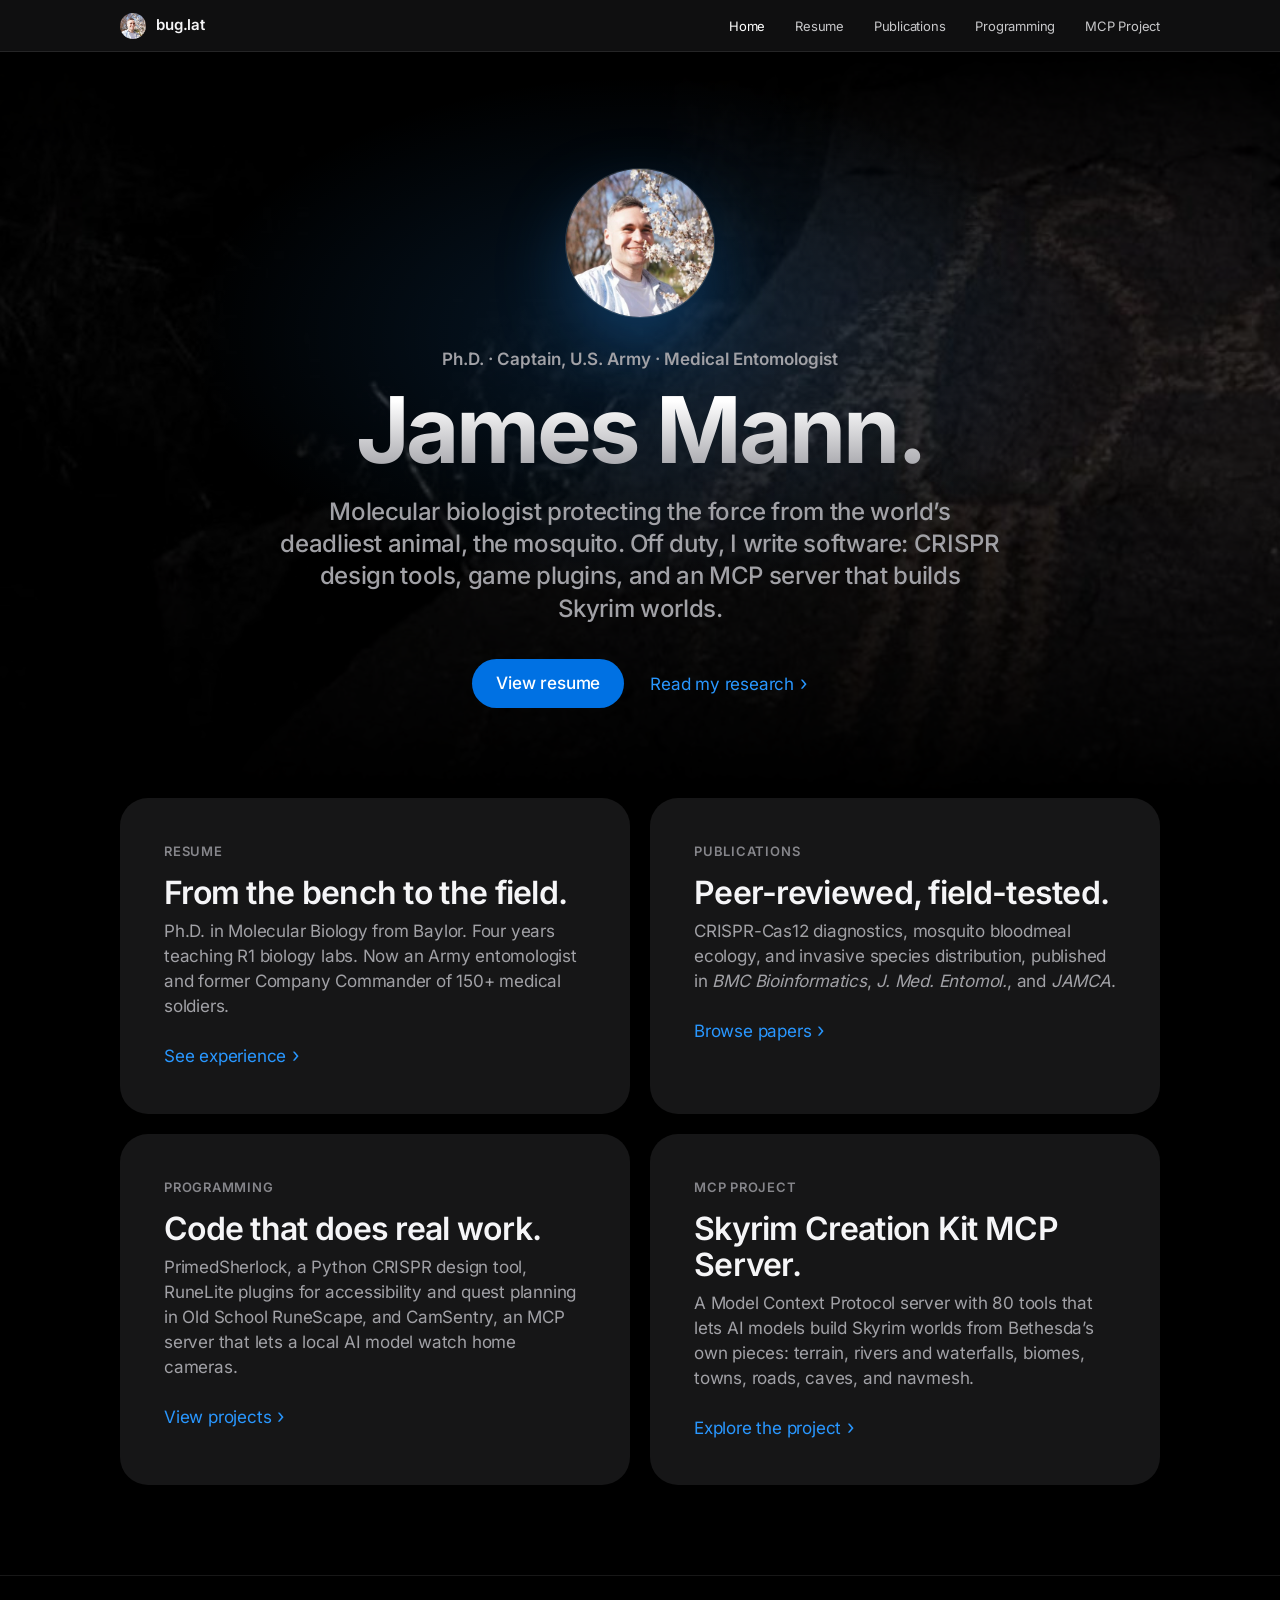
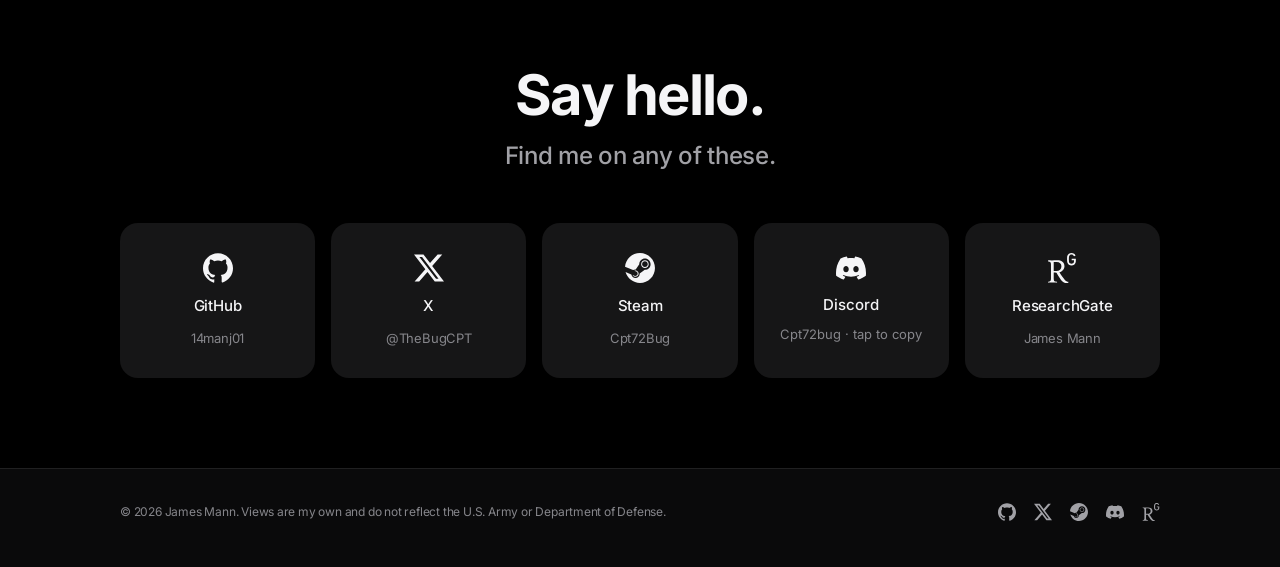
<file: index.html>
<!doctype html>
<html lang="en">
<head>
  <meta charset="utf-8">
  <meta name="viewport" content="width=device-width, initial-scale=1">
  <title>James Mann, Ph.D. — Medical Entomologist, Molecular Biologist &amp; Programmer</title>
  <meta name="description" content="James G. Mann, Ph.D. (Baylor University) is a U.S. Army medical entomologist, molecular biologist, and programmer. Resume, peer-reviewed publications, and software projects including PrimedSherlock.">
  <meta name="theme-color" content="#000000">
  <meta name="color-scheme" content="dark">
  <link rel="canonical" href="https://bug.lat/">
  <meta property="og:type" content="profile">
  <meta property="profile:first_name" content="James">
  <meta property="profile:last_name" content="Mann">
  <meta property="og:title" content="James Mann, Ph.D.">
  <meta property="og:description" content="Molecular biologist, U.S. Army medical entomologist, and programmer.">
  <meta property="og:url" content="https://bug.lat/">
  <meta property="og:image" content="https://bug.lat/assets/img/og-card.jpg">
  <meta property="og:image:width" content="1200">
  <meta property="og:image:height" content="630">
  <meta property="og:image:alt" content="James Mann, Ph.D. — Medical Entomologist, Molecular Biologist, Programmer">
  <link rel="icon" type="image/png" href="assets/img/favicon.png">
  <link rel="apple-touch-icon" href="assets/img/apple-touch-icon.png">
  <link rel="stylesheet" href="assets/css/style.css?v=20261031">
  <script>document.documentElement.classList.add("js")</script>
  <meta name="author" content="James G. Mann">
  <meta name="robots" content="index, follow, max-image-preview:large, max-snippet:-1">
  <meta property="og:site_name" content="James Mann, Ph.D.">
  <meta property="og:locale" content="en_US">
  <meta name="twitter:card" content="summary_large_image">
  <meta name="twitter:site" content="@TheBugCPT">
  <meta name="twitter:creator" content="@TheBugCPT">
  <script type="application/ld+json">
  {
    "@context": "https://schema.org",
    "@graph": [
      {
        "@type": "WebSite",
        "@id": "https://bug.lat/#website",
        "url": "https://bug.lat/",
        "name": "James Mann, Ph.D.",
        "alternateName": ["bug.lat", "James G. Mann"],
        "inLanguage": "en-US",
        "publisher": { "@id": "https://bug.lat/#person" }
      },
      {
        "@type": "ProfilePage",
        "@id": "https://bug.lat/#webpage",
        "url": "https://bug.lat/",
        "name": "James Mann, Ph.D. — Medical Entomologist, Molecular Biologist & Programmer",
        "isPartOf": { "@id": "https://bug.lat/#website" },
        "mainEntity": { "@id": "https://bug.lat/#person" },
        "primaryImageOfPage": "https://bug.lat/assets/img/avatar.jpg"
      },
      {
        "@type": "Person",
        "@id": "https://bug.lat/#person",
        "name": "James Mann",
        "alternateName": ["James G. Mann", "James Gerard Mann", "James Mann, Ph.D.", "Dr. James Mann", "J.G. Mann", "TheBugCPT"],
        "givenName": "James",
        "additionalName": "Gerard",
        "familyName": "Mann",
        "honorificSuffix": "Ph.D.",
        "url": "https://bug.lat/",
        "image": "https://bug.lat/assets/img/avatar.jpg",
        "description": "Ph.D. molecular biologist and U.S. Army medical entomologist serving as a Brigade Medical Operations Officer; programmer and author of the PrimedSherlock CRISPR-Cas12 design tool.",
        "jobTitle": ["Army Entomologist", "Medical Entomologist", "Brigade Medical Operations Officer"],
        "worksFor": { "@type": "GovernmentOrganization", "name": "United States Army", "url": "https://www.army.mil/" },
        "alumniOf": [
          { "@type": "CollegeOrUniversity", "name": "Baylor University", "url": "https://www.baylor.edu/" },
          { "@type": "CollegeOrUniversity", "name": "Montclair State University", "url": "https://www.montclair.edu/" },
          { "@type": "ResearchOrganization", "name": "Pitts Lab, Arthropod Sensory Biology & Neuroethology Lab, Baylor University", "url": "https://sites.baylor.edu/jason_pitts/" }
        ],
        "hasCredential": [
          { "@type": "EducationalOccupationalCredential", "credentialCategory": "degree", "name": "Doctor of Philosophy (Ph.D.), Molecular Biology", "recognizedBy": { "@type": "CollegeOrUniversity", "name": "Baylor University" } },
          { "@type": "EducationalOccupationalCredential", "credentialCategory": "degree", "name": "Bachelor of Science (B.S.), Biology", "recognizedBy": { "@type": "CollegeOrUniversity", "name": "Montclair State University" } }
        ],
        "memberOf": [
          { "@type": "Organization", "name": "Entomological Society of America", "url": "https://www.entsoc.org/" },
          { "@type": "Organization", "name": "Texas Mosquito Control Association" }
        ],
        "award": [
          "1st Place Ph.D. Oral Paper, Entomological Society of America Southwestern Branch (2022)",
          "1st Place Ph.D. Oral Talk, Texas Mosquito Control Association (2021)",
          "American Mosquito Control Association award (2020, 2021)",
          "Baylor Graduate School Travel Award"
        ],
        "knowsAbout": ["Medical entomology", "Molecular biology", "Vector-borne disease surveillance", "Mosquitoes", "Aedes japonicus", "Arboviruses", "Dengue virus", "Oropouche virus", "Malaria", "CRISPR-Cas12 diagnostics", "Bioinformatics", "COI DNA barcoding", "Invasive species management", "Biosafety", "Python", "Java", "Model Context Protocol"],
        "sameAs": [
          "https://github.com/14manj01",
          "https://github.com/JamesGerardMann",
          "https://x.com/TheBugCPT",
          "https://twitter.com/TheBugCPT",
          "https://www.researchgate.net/profile/James-Mann-3",
          "https://openalex.org/A5034531546",
          "https://graduate.baylor.edu/person/james-mann",
          "https://steamcommunity.com/id/aedesaegypti",
          "https://www.linkedin.com/in/james-mann-ba7a4b6b",
          "https://scholar.google.com/citations?user=msSLmUoAAAAJ"
        ],
        "subjectOf": [
          {
            "@type": "ProfilePage",
            "url": "https://graduate.baylor.edu/person/james-mann",
            "name": "James Mann | Graduate School | Baylor University",
            "datePublished": "2023-08-14",
            "publisher": { "@type": "CollegeOrUniversity", "name": "Baylor University Graduate School", "url": "https://graduate.baylor.edu/" }
          },
          {
            "@type": "WebPage",
            "url": "https://sites.baylor.edu/jason_pitts/lab-alumni/",
            "name": "Lab Alumni | Pitts Lab",
            "publisher": { "@type": "ResearchOrganization", "name": "Pitts Lab, Baylor University", "url": "https://sites.baylor.edu/jason_pitts/" }
          }
        ]
      }
    ]
  }
  </script>
</head>
<body>
  <header class="nav">
    <div class="wrap">
      <a class="brand" href="index.html"><img src="assets/img/avatar.jpg" alt="" width="26" height="26">bug.lat</a>
      <button class="nav-toggle" aria-label="Menu" aria-expanded="false"><span></span><span></span></button>
      <ul class="nav-links">
        <li><a href="index.html" aria-current="page">Home</a></li>
        <li><a href="resume.html">Resume</a></li>
        <li><a href="publications.html">Publications</a></li>
        <li><a href="programming.html">Programming</a></li>
        <li><a href="mcp.html">MCP Project</a></li>
      </ul>
    </div>
  </header>

  <main>
    <section class="hero">
      <div class="wrap">
        <img class="avatar reveal" src="assets/img/avatar.jpg" alt="James Mann" width="148" height="148">
        <p class="eyebrow reveal d1">Ph.D. · Captain, U.S. Army · Medical Entomologist</p>
        <h1 class="display grad reveal d1">James Mann.</h1>
        <p class="lead reveal d2">Molecular biologist protecting the force from the world’s deadliest animal, the mosquito. Off duty, I write software: CRISPR design tools, game plugins, and an MCP server that builds Skyrim worlds.</p>
        <div class="actions reveal d3">
          <a class="btn" href="resume.html">View resume</a>
          <a class="more" href="publications.html">Read my research</a>
        </div>
      </div>
    </section>

    <section class="section" style="padding-top:0">
      <div class="wrap">
        <div class="bento">
          <a class="card span-3 reveal" href="resume.html">
            <p class="kicker">Resume</p>
            <h2 class="title">From the bench to the field.</h2>
            <p>Ph.D. in Molecular Biology from Baylor. Four years teaching R1 biology labs. Now an Army entomologist and former Company Commander of 150+ medical soldiers.</p>
            <span class="more">See experience</span>
          </a>
          <a class="card span-3 reveal d1" href="publications.html">
            <p class="kicker">Publications</p>
            <h2 class="title">Peer-reviewed, field-tested.</h2>
            <p>CRISPR-Cas12 diagnostics, mosquito bloodmeal ecology, and invasive species distribution, published in <i>BMC Bioinformatics</i>, <i>J. Med. Entomol.</i>, and <i>JAMCA</i>.</p>
            <span class="more">Browse papers</span>
          </a>
          <a class="card span-3 reveal" href="programming.html">
            <p class="kicker">Programming</p>
            <h2 class="title">Code that does real work.</h2>
            <p>PrimedSherlock, a Python CRISPR design tool, RuneLite plugins for accessibility and quest planning in Old School RuneScape, and CamSentry, an MCP server that lets a local AI model watch home cameras.</p>
            <span class="more">View projects</span>
          </a>
          <a class="card span-3 reveal d1" href="mcp.html">
            <p class="kicker">MCP Project</p>
            <h2 class="title">Skyrim Creation Kit MCP Server.</h2>
            <p>A Model Context Protocol server with 80 tools that lets AI models build Skyrim worlds from Bethesda’s own pieces: terrain, rivers and waterfalls, biomes, towns, roads, caves, and navmesh.</p>
            <span class="more">Explore the project</span>
          </a>
        </div>
      </div>
    </section>

    <hr class="divider">

    <section class="section" id="connect">
      <div class="wrap">
        <div class="section-head reveal">
          <h2 class="headline">Say hello.</h2>
          <p class="lead">Find me on any of these.</p>
        </div>
        <div class="socials reveal d1">
          <a class="social" href="https://github.com/14manj01" target="_blank" rel="me noopener"><span class="i i-github"></span>GitHub<small>14manj01</small></a>
          <a class="social" href="https://x.com/TheBugCPT" target="_blank" rel="me noopener"><span class="i i-x"></span>X<small>@TheBugCPT</small></a>
          <a class="social" href="https://steamcommunity.com/id/aedesaegypti" target="_blank" rel="me noopener"><span class="i i-steam"></span>Steam<small>Cpt72Bug</small></a>
          <button class="social" type="button" data-copy="Cpt72bug"><span class="i i-discord"></span>Discord<small>Cpt72bug · tap to copy</small></button>
          <a class="social" href="https://www.researchgate.net/profile/James-Mann-3" target="_blank" rel="me noopener"><span class="i i-researchgate"></span>ResearchGate<small>James Mann</small></a>
        </div>
      </div>
    </section>
  </main>

  <footer class="footer">
    <div class="wrap">
      <span>© <span data-year>2026</span> James Mann. Views are my own and do not reflect the U.S. Army or Department of Defense.</span>
      <div class="footer-social">
        <a href="https://github.com/14manj01" target="_blank" rel="noopener" aria-label="GitHub"><span class="i i-github"></span></a>
        <a href="https://x.com/TheBugCPT" target="_blank" rel="noopener" aria-label="X"><span class="i i-x"></span></a>
        <a href="https://steamcommunity.com/id/aedesaegypti" target="_blank" rel="noopener" aria-label="Steam"><span class="i i-steam"></span></a>
        <button type="button" data-copy="Cpt72bug" aria-label="Copy Discord username"><span class="i i-discord"></span></button>
        <a href="https://www.researchgate.net/profile/James-Mann-3" target="_blank" rel="noopener" aria-label="ResearchGate"><span class="i i-researchgate"></span></a>
      </div>
    </div>
  </footer>
  <script src="assets/js/main.js" defer></script>
</body>
</html>
</file>
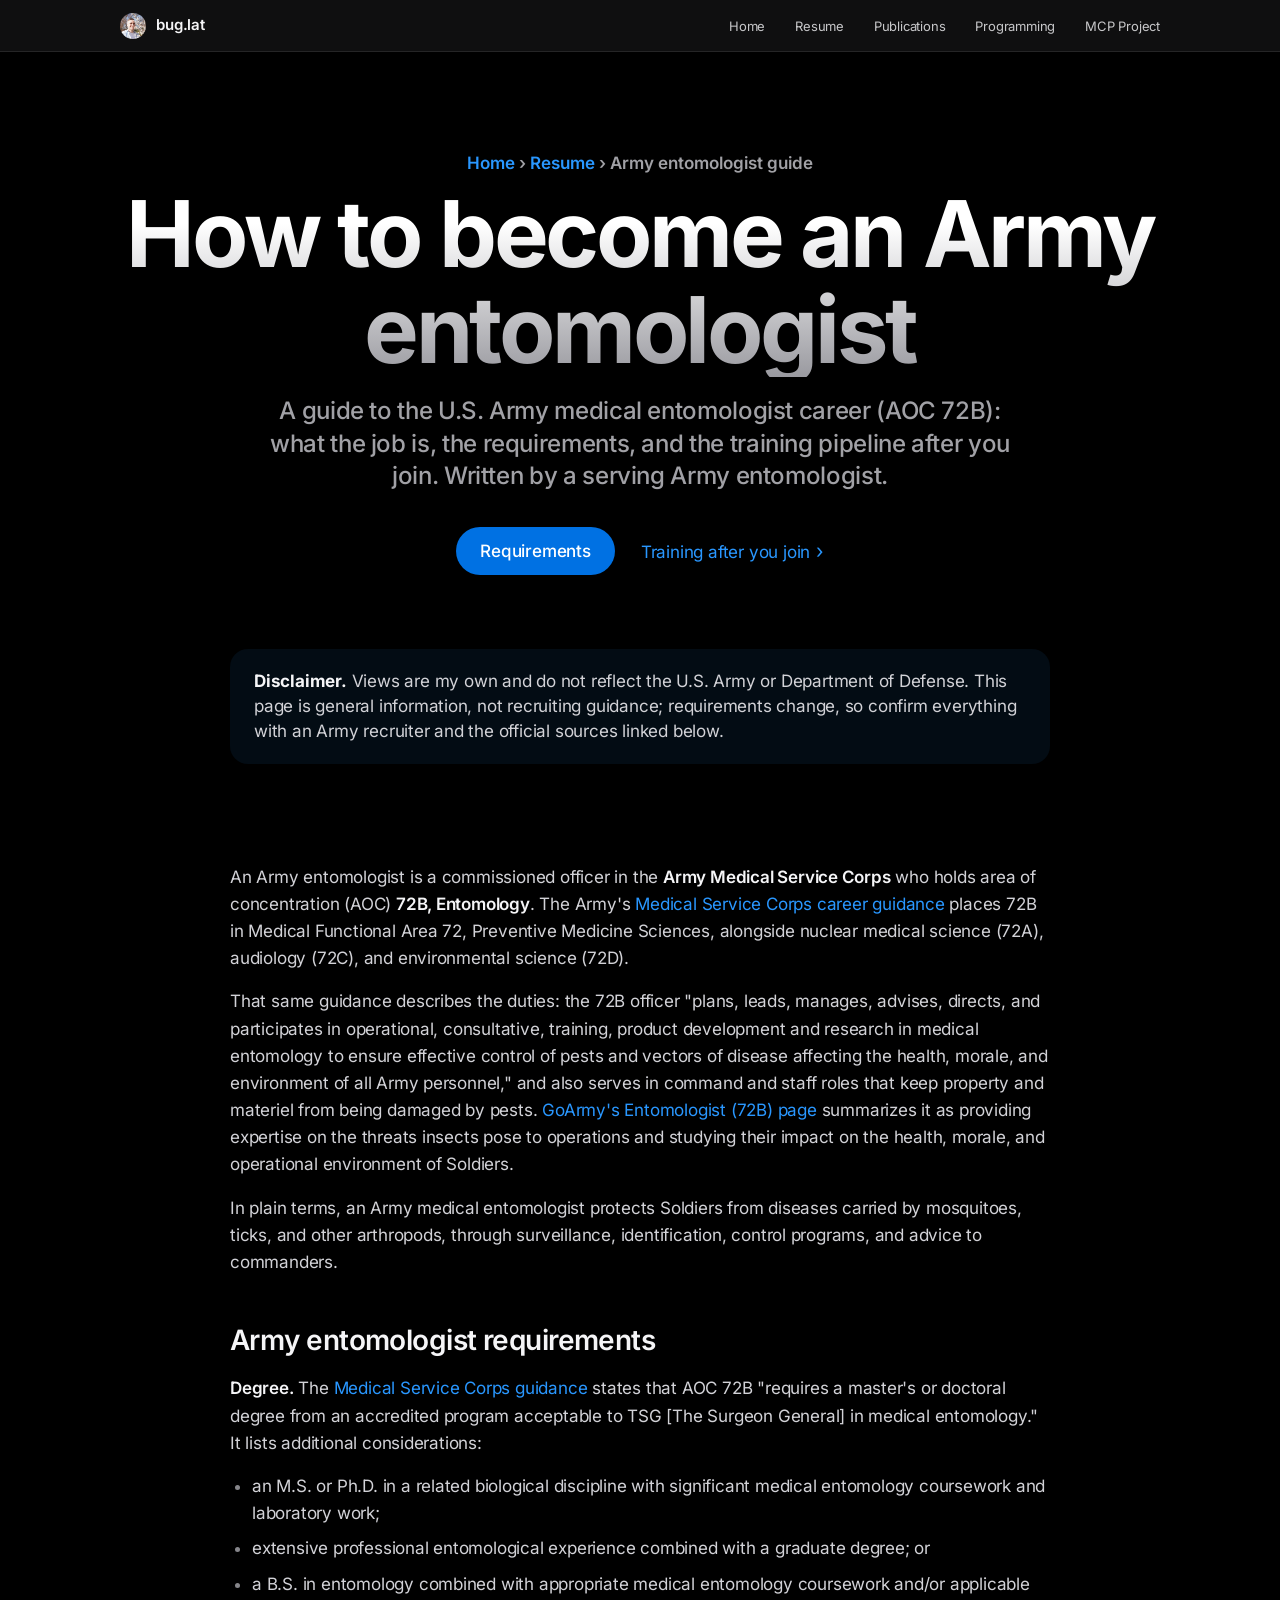
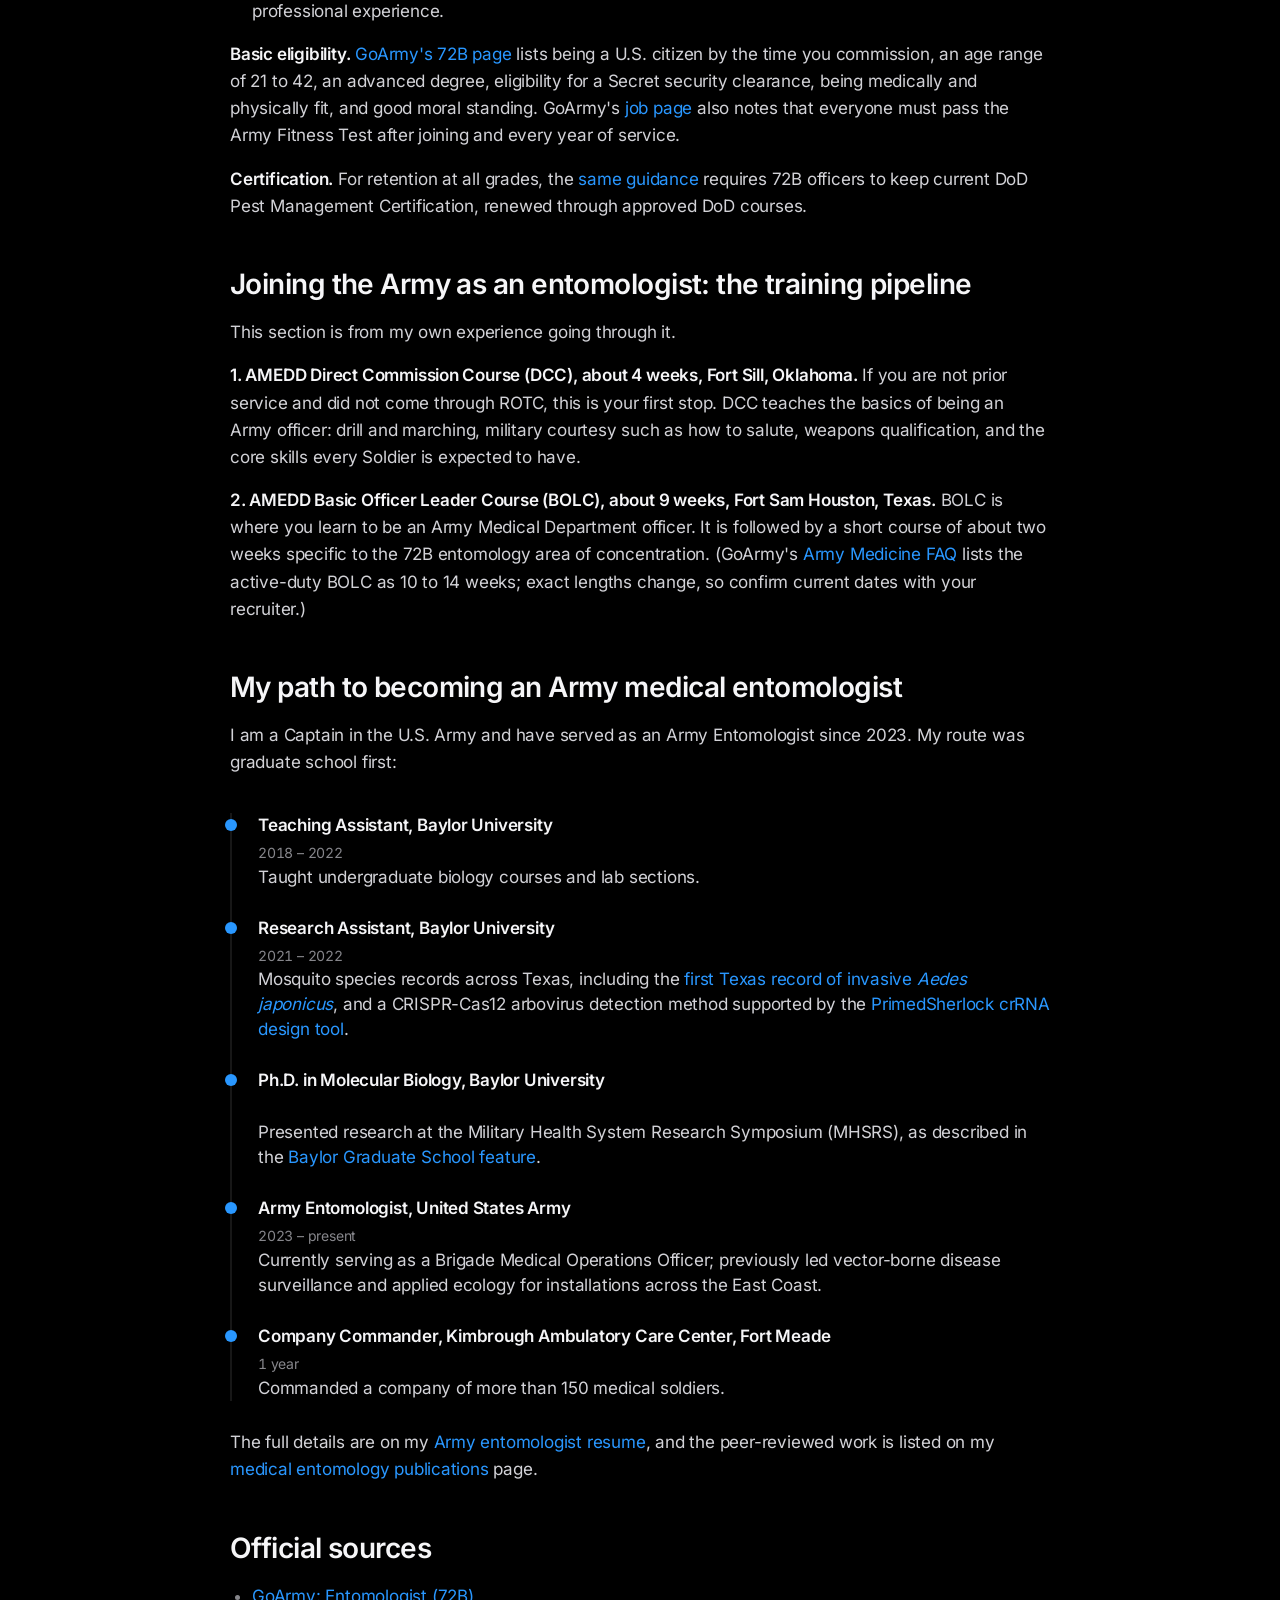
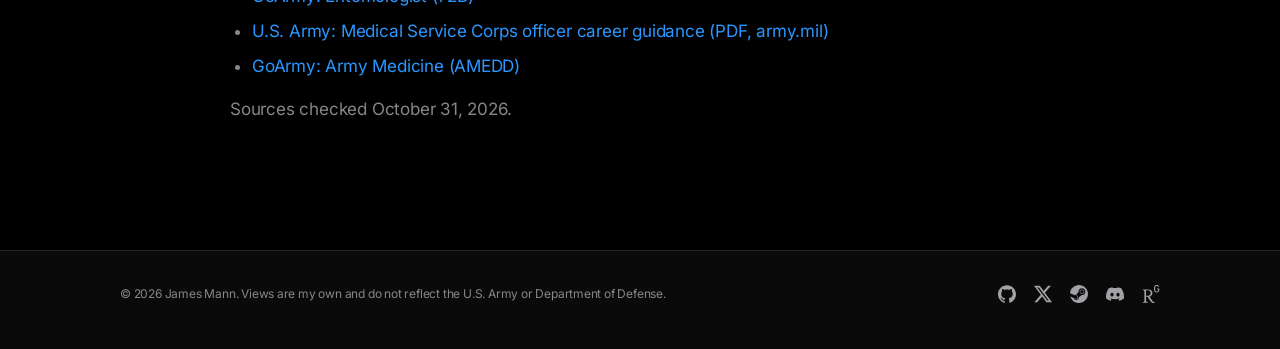
<file: army-entomologist.html>
<!doctype html>
<html lang="en">
<head>
  <meta charset="utf-8">
  <meta name="viewport" content="width=device-width, initial-scale=1">
  <title>Army Entomologist (72B): How to Become One &amp; Requirements</title>
  <meta name="description" content="How to become a U.S. Army entomologist (AOC 72B): what the job is, degree and eligibility requirements, and the DCC and BOLC training pipeline after you join.">
  <meta name="theme-color" content="#000000">
  <meta name="color-scheme" content="dark">
  <link rel="canonical" href="https://bug.lat/army-entomologist.html">
  <meta property="og:type" content="article">
  <meta property="og:title" content="How to Become an Army Entomologist (AOC 72B)">
  <meta property="og:description" content="What a U.S. Army medical entomologist does, the requirements for AOC 72B, and the DCC and BOLC training pipeline after you join.">
  <meta property="og:url" content="https://bug.lat/army-entomologist.html">
  <meta property="og:image" content="https://bug.lat/assets/img/og-card.jpg">
  <meta property="og:image:width" content="1200">
  <meta property="og:image:height" content="630">
  <meta property="og:image:alt" content="James Mann, Ph.D. — Medical Entomologist, Molecular Biologist, Programmer">
  <link rel="icon" type="image/png" href="assets/img/favicon.png">
  <link rel="apple-touch-icon" href="assets/img/apple-touch-icon.png">
  <link rel="stylesheet" href="assets/css/style.css?v=20261031">
  <script>document.documentElement.classList.add("js")</script>
  <meta name="author" content="James G. Mann">
  <meta name="robots" content="index, follow, max-image-preview:large, max-snippet:-1">
  <meta property="og:site_name" content="James Mann, Ph.D.">
  <meta property="og:locale" content="en_US">
  <meta name="twitter:card" content="summary_large_image">
  <meta name="twitter:site" content="@TheBugCPT">
  <meta name="twitter:creator" content="@TheBugCPT">
  <script type="application/ld+json">
  {
    "@context": "https://schema.org",
    "@graph": [
      {
        "@type": "Article",
        "@id": "https://bug.lat/army-entomologist.html#article",
        "headline": "How to Become an Army Entomologist (AOC 72B)",
        "description": "How to become a U.S. Army entomologist (AOC 72B): what the job is, degree and eligibility requirements, and the DCC and BOLC training pipeline after you join.",
        "url": "https://bug.lat/army-entomologist.html",
        "mainEntityOfPage": "https://bug.lat/army-entomologist.html",
        "image": "https://bug.lat/assets/img/og-card.jpg",
        "author": { "@id": "https://bug.lat/#person" },
        "publisher": { "@id": "https://bug.lat/#person" },
        "datePublished": "2026-10-31",
        "dateModified": "2026-10-31",
        "inLanguage": "en-US",
        "isPartOf": { "@id": "https://bug.lat/#website" },
        "about": ["Army entomologist", "Medical entomology", "U.S. Army Medical Service Corps"],
        "keywords": "army entomologist, army medical entomologist, AOC 72B, how to become a medical entomologist, AMEDD Direct Commission Course, AMEDD BOLC, Army entomologist training",
        "breadcrumb": { "@id": "https://bug.lat/army-entomologist.html#breadcrumb" }
      },
      {
        "@type": "BreadcrumbList",
        "@id": "https://bug.lat/army-entomologist.html#breadcrumb",
        "itemListElement": [
          { "@type": "ListItem", "position": 1, "name": "Home", "item": "https://bug.lat/" },
          { "@type": "ListItem", "position": 2, "name": "Resume", "item": "https://bug.lat/resume.html" },
          { "@type": "ListItem", "position": 3, "name": "Army entomologist guide", "item": "https://bug.lat/army-entomologist.html" }
        ]
      },
      { "@type": "Person", "@id": "https://bug.lat/#person", "name": "James Mann", "alternateName": ["James G. Mann", "TheBugCPT"], "url": "https://bug.lat/", "jobTitle": "Army Entomologist" }
    ]
  }
  </script>
</head>
<body>
  <header class="nav">
    <div class="wrap">
      <a class="brand" href="index.html"><img src="assets/img/avatar.jpg" alt="" width="26" height="26">bug.lat</a>
      <button class="nav-toggle" aria-label="Menu" aria-expanded="false"><span></span><span></span></button>
      <ul class="nav-links">
        <li><a href="index.html">Home</a></li>
        <li><a href="resume.html">Resume</a></li>
        <li><a href="publications.html">Publications</a></li>
        <li><a href="programming.html">Programming</a></li>
        <li><a href="mcp.html">MCP Project</a></li>
      </ul>
    </div>
  </header>

  <main>
    <section class="page-hero">
      <div class="wrap">
        <p class="eyebrow reveal"><a href="index.html">Home</a> › <a href="resume.html">Resume</a> › Army entomologist guide</p>
        <h1 class="display grad reveal d1">How to become an Army entomologist</h1>
        <p class="lead reveal d2">A guide to the U.S. Army medical entomologist career (AOC 72B): what the job is, the requirements, and the training pipeline after you join. Written by a serving Army entomologist.</p>
        <div class="actions reveal d3">
          <a class="btn" href="#requirements">Requirements</a>
          <a class="more" href="#training">Training after you join</a>
        </div>
      </div>
    </section>

    <section class="section" style="padding-top:20px">
      <div class="wrap">
        <div class="callout reveal">
          <b>Disclaimer.</b> Views are my own and do not reflect the U.S. Army or Department of Defense. This page is general information, not recruiting guidance; requirements change, so confirm everything with an Army recruiter and the official sources linked below.
        </div>

        <h2 class="sub-head reveal" id="what">What an Army entomologist does</h2>
        <div class="prose reveal">
          <p>An Army entomologist is a commissioned officer in the <b>Army Medical Service Corps</b> who holds area of concentration (AOC) <b>72B, Entomology</b>. The Army's <a href="https://api.army.mil/e2/c/downloads/2023/05/03/844ac285/20220223-medical-service-corps.pdf" target="_blank" rel="noopener">Medical Service Corps career guidance</a> places 72B in Medical Functional Area 72, Preventive Medicine Sciences, alongside nuclear medical science (72A), audiology (72C), and environmental science (72D).</p>
          <p>That same guidance describes the duties: the 72B officer "plans, leads, manages, advises, directs, and participates in operational, consultative, training, product development and research in medical entomology to ensure effective control of pests and vectors of disease affecting the health, morale, and environment of all Army personnel," and also serves in command and staff roles that keep property and materiel from being damaged by pests. <a href="https://www.goarmy.com/careers-and-jobs/science-medicine/research/72b-entomologist" target="_blank" rel="noopener">GoArmy's Entomologist (72B) page</a> summarizes it as providing expertise on the threats insects pose to operations and studying their impact on the health, morale, and operational environment of Soldiers.</p>
          <p>In plain terms, an Army medical entomologist protects Soldiers from diseases carried by mosquitoes, ticks, and other arthropods, through surveillance, identification, control programs, and advice to commanders.</p>
        </div>

        <h2 class="sub-head reveal" id="requirements">Army entomologist requirements</h2>
        <div class="prose reveal">
          <p><b>Degree.</b> The <a href="https://api.army.mil/e2/c/downloads/2023/05/03/844ac285/20220223-medical-service-corps.pdf" target="_blank" rel="noopener">Medical Service Corps guidance</a> states that AOC 72B "requires a master's or doctoral degree from an accredited program acceptable to TSG [The Surgeon General] in medical entomology." It lists additional considerations:</p>
          <ul>
            <li>an M.S. or Ph.D. in a related biological discipline with significant medical entomology coursework and laboratory work;</li>
            <li>extensive professional entomological experience combined with a graduate degree; or</li>
            <li>a B.S. in entomology combined with appropriate medical entomology coursework and/or applicable professional experience.</li>
          </ul>
          <p><b>Basic eligibility.</b> <a href="https://www.goarmy.com/careers-and-jobs/science-medicine/research/72b-entomologist" target="_blank" rel="noopener">GoArmy's 72B page</a> lists being a U.S. citizen by the time you commission, an age range of 21 to 42, an advanced degree, eligibility for a Secret security clearance, being medically and physically fit, and good moral standing. GoArmy's <a href="https://www.goarmy.com/careers-and-jobs/science-medicine/research/72b-entomologist" target="_blank" rel="noopener">job page</a> also notes that everyone must pass the Army Fitness Test after joining and every year of service.</p>
          <p><b>Certification.</b> For retention at all grades, the <a href="https://api.army.mil/e2/c/downloads/2023/05/03/844ac285/20220223-medical-service-corps.pdf" target="_blank" rel="noopener">same guidance</a> requires 72B officers to keep current DoD Pest Management Certification, renewed through approved DoD courses.</p>
        </div>

        <h2 class="sub-head reveal" id="training">Joining the Army as an entomologist: the training pipeline</h2>
        <div class="prose reveal">
          <p>This section is from my own experience going through it.</p>
          <p><b>1. AMEDD Direct Commission Course (DCC), about 4 weeks, Fort Sill, Oklahoma.</b> If you are not prior service and did not come through ROTC, this is your first stop. DCC teaches the basics of being an Army officer: drill and marching, military courtesy such as how to salute, weapons qualification, and the core skills every Soldier is expected to have.</p>
          <p><b>2. AMEDD Basic Officer Leader Course (BOLC), about 9 weeks, Fort Sam Houston, Texas.</b> BOLC is where you learn to be an Army Medical Department officer. It is followed by a short course of about two weeks specific to the 72B entomology area of concentration. (GoArmy's <a href="https://www.goarmy.com/careers-and-jobs/specialty-careers/medical" target="_blank" rel="noopener">Army Medicine FAQ</a> lists the active-duty BOLC as 10 to 14 weeks; exact lengths change, so confirm current dates with your recruiter.)</p>
        </div>

        <h2 class="sub-head reveal" id="my-path">My path to becoming an Army medical entomologist</h2>
        <div class="prose reveal">
          <p>I am a Captain in the U.S. Army and have served as an Army Entomologist since 2023. My route was graduate school first:</p>
        </div>
        <ul class="timeline reveal">
          <li><b>Teaching Assistant, Baylor University</b><time>2018 – 2022</time><br>Taught undergraduate biology courses and lab sections.</li>
          <li><b>Research Assistant, Baylor University</b><time>2021 – 2022</time><br>Mosquito species records across Texas, including the <a href="research/aedes-japonicus-texas.html">first Texas record of invasive <i>Aedes japonicus</i></a>, and a CRISPR-Cas12 arbovirus detection method supported by the <a href="primedsherlock.html">PrimedSherlock crRNA design tool</a>.</li>
          <li><b>Ph.D. in Molecular Biology, Baylor University</b><br>Presented research at the Military Health System Research Symposium (MHSRS), as described in the <a href="https://graduate.baylor.edu/person/james-mann" target="_blank" rel="noopener">Baylor Graduate School feature</a>.</li>
          <li><b>Army Entomologist, United States Army</b><time>2023 – present</time><br>Currently serving as a Brigade Medical Operations Officer; previously led vector-borne disease surveillance and applied ecology for installations across the East Coast.</li>
          <li><b>Company Commander, Kimbrough Ambulatory Care Center, Fort Meade</b><time>1 year</time><br>Commanded a company of more than 150 medical soldiers.</li>
        </ul>
        <div class="prose reveal" style="margin-top:28px">
          <p>The full details are on my <a href="resume.html">Army entomologist resume</a>, and the peer-reviewed work is listed on my <a href="publications.html">medical entomology publications</a> page.</p>
        </div>

        <h2 class="sub-head reveal" id="sources">Official sources</h2>
        <div class="prose reveal">
          <ul>
            <li><a href="https://www.goarmy.com/careers-and-jobs/science-medicine/research/72b-entomologist" target="_blank" rel="noopener">GoArmy: Entomologist (72B)</a></li>
            <li><a href="https://api.army.mil/e2/c/downloads/2023/05/03/844ac285/20220223-medical-service-corps.pdf" target="_blank" rel="noopener">U.S. Army: Medical Service Corps officer career guidance (PDF, army.mil)</a></li>
            <li><a href="https://www.goarmy.com/careers-and-jobs/specialty-careers/medical" target="_blank" rel="noopener">GoArmy: Army Medicine (AMEDD)</a></li>
          </ul>
          <p class="muted">Sources checked October 31, 2026.</p>
        </div>
      </div>
    </section>
  </main>

  <footer class="footer">
    <div class="wrap">
      <span>© <span data-year>2026</span> James Mann. Views are my own and do not reflect the U.S. Army or Department of Defense.</span>
      <div class="footer-social">
        <a href="https://github.com/14manj01" target="_blank" rel="noopener" aria-label="GitHub"><span class="i i-github"></span></a>
        <a href="https://x.com/TheBugCPT" target="_blank" rel="noopener" aria-label="X"><span class="i i-x"></span></a>
        <a href="https://steamcommunity.com/id/aedesaegypti" target="_blank" rel="noopener" aria-label="Steam"><span class="i i-steam"></span></a>
        <button type="button" data-copy="Cpt72bug" aria-label="Copy Discord username"><span class="i i-discord"></span></button>
        <a href="https://www.researchgate.net/profile/James-Mann-3" target="_blank" rel="noopener" aria-label="ResearchGate"><span class="i i-researchgate"></span></a>
      </div>
    </div>
  </footer>
  <script src="assets/js/main.js" defer></script>
</body>
</html>
</file>
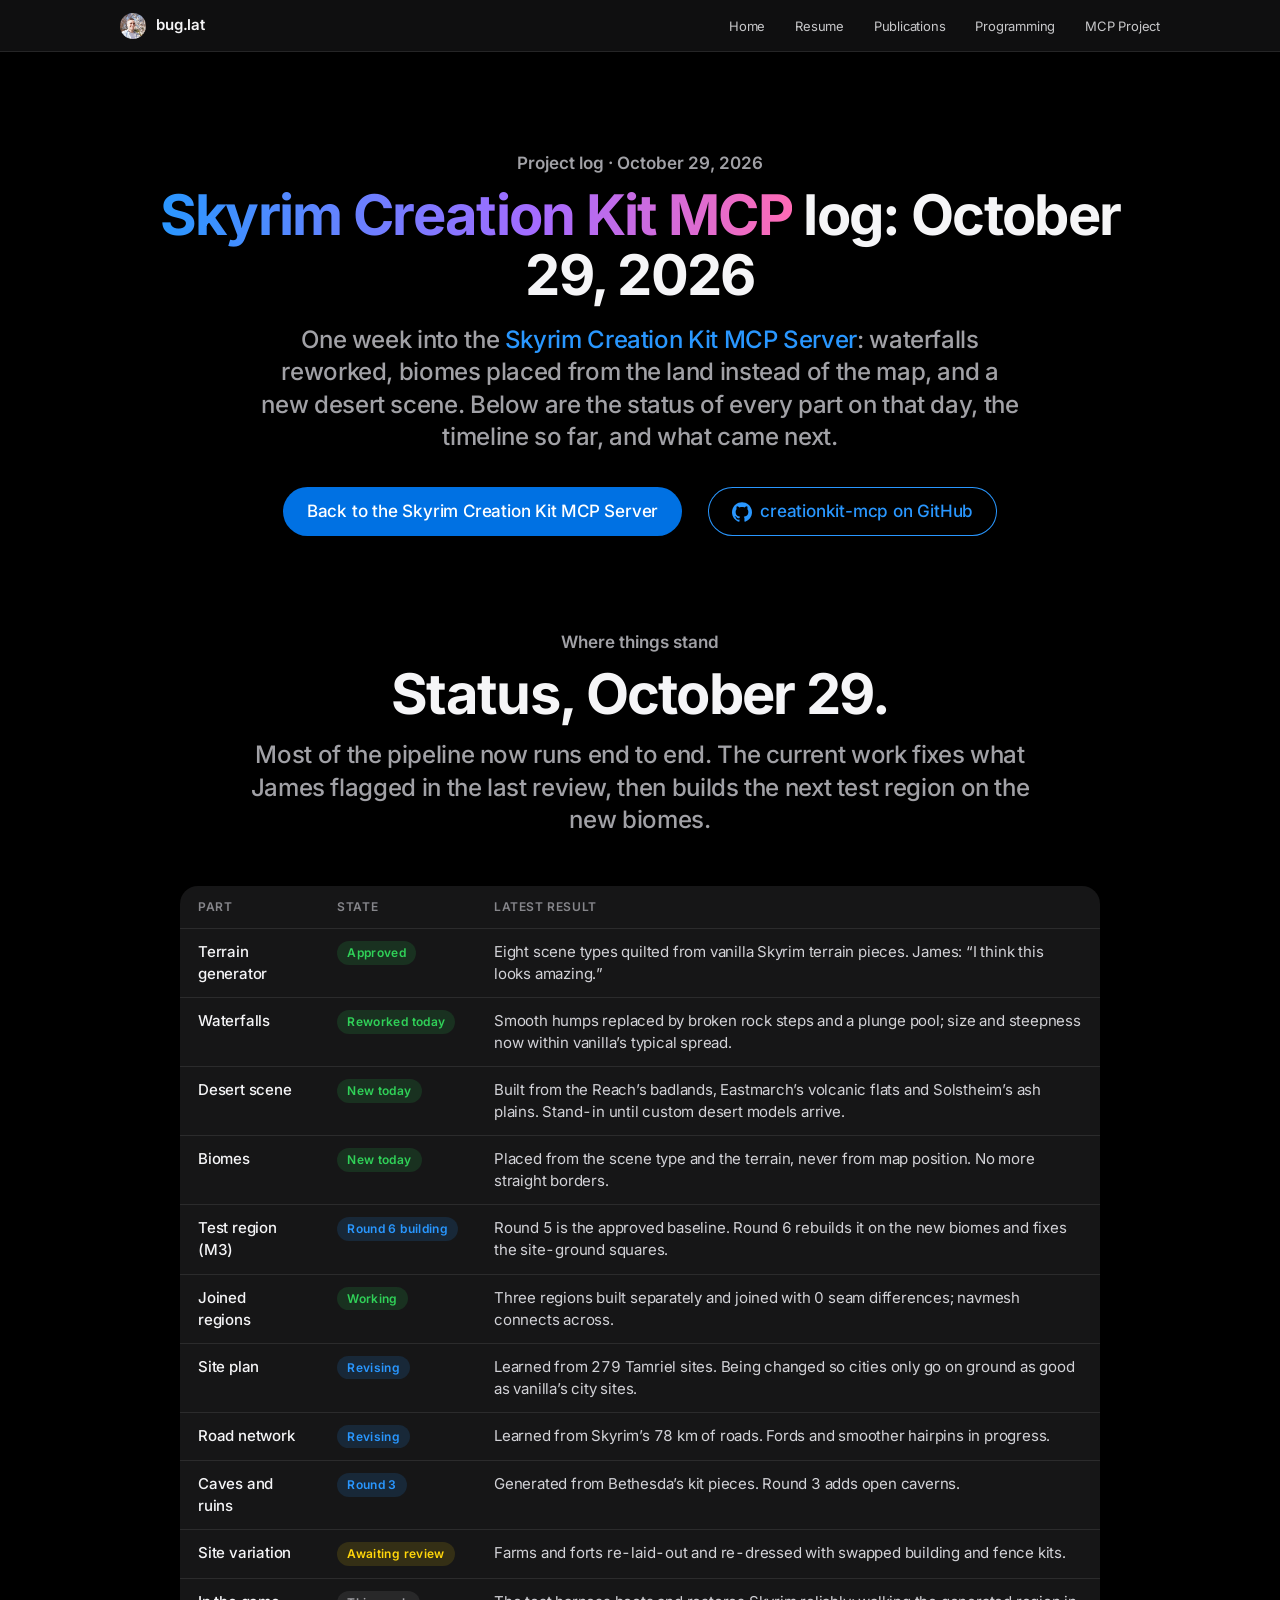
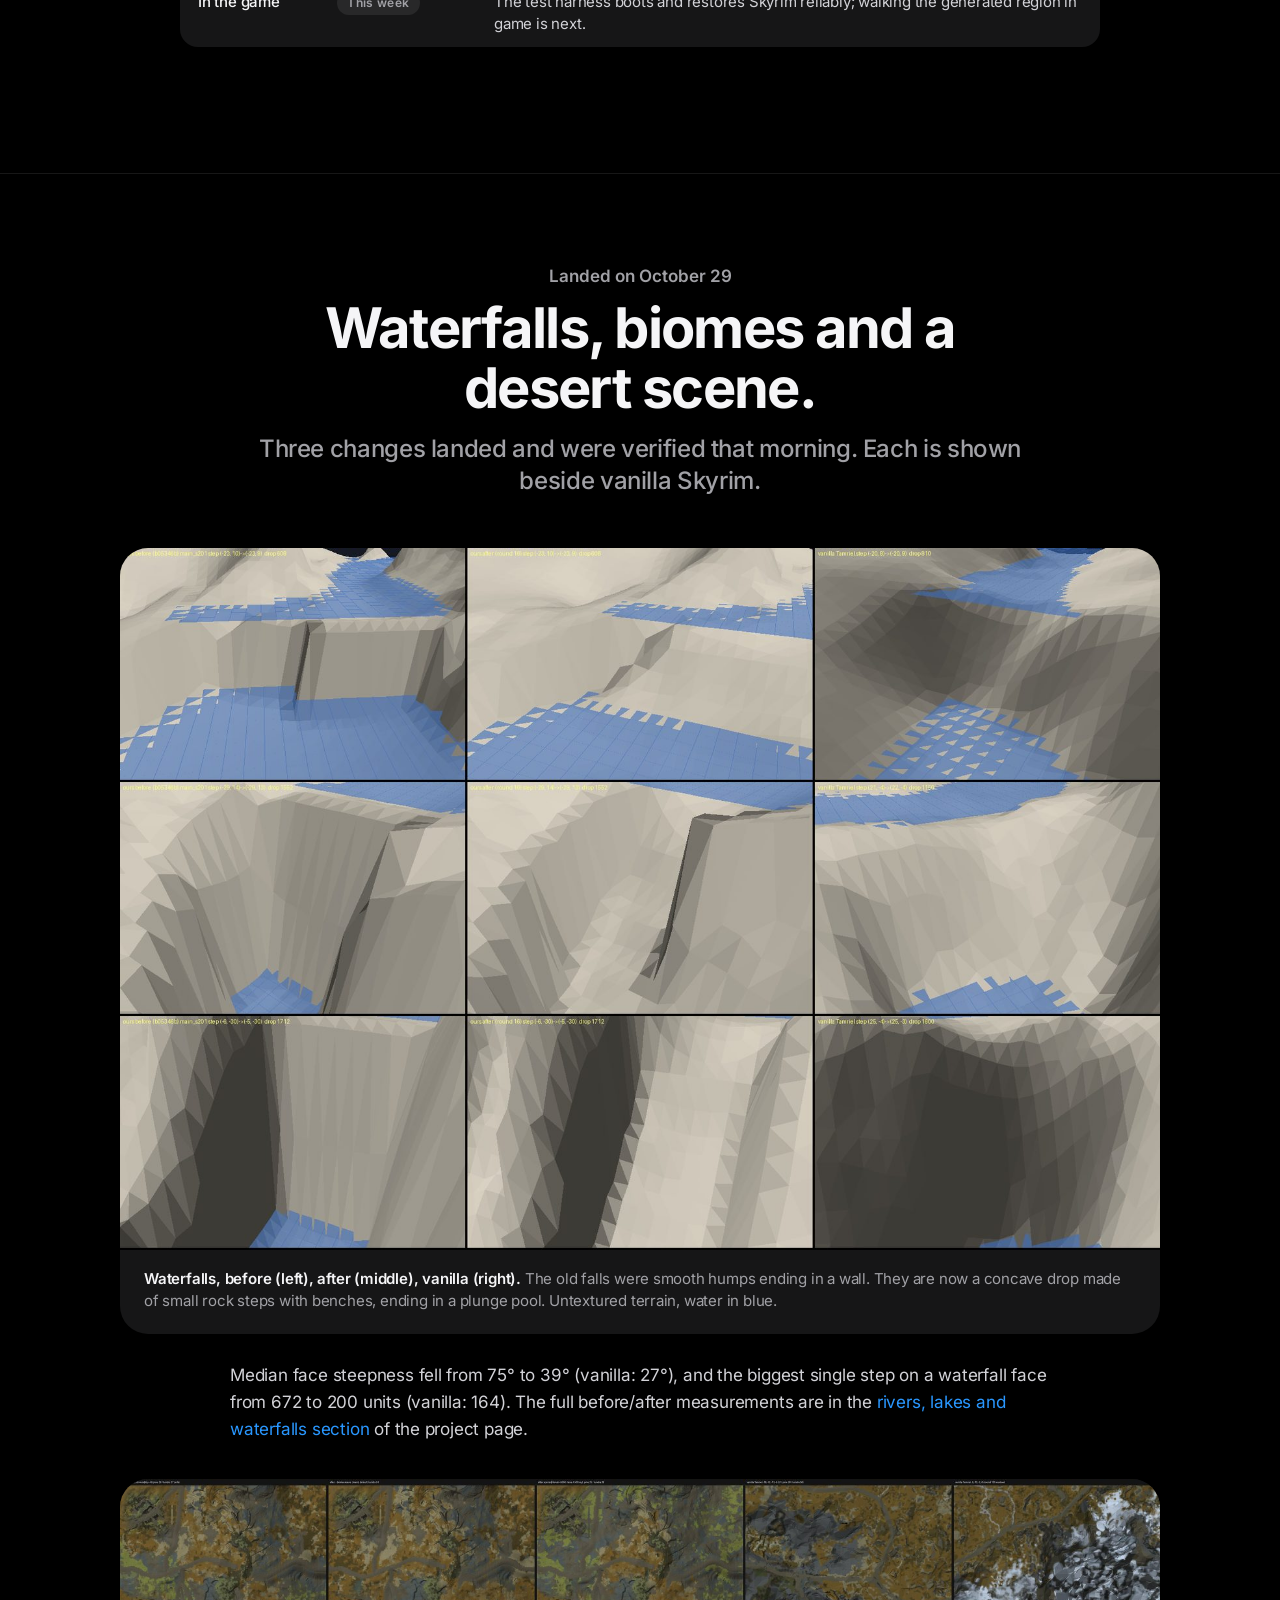
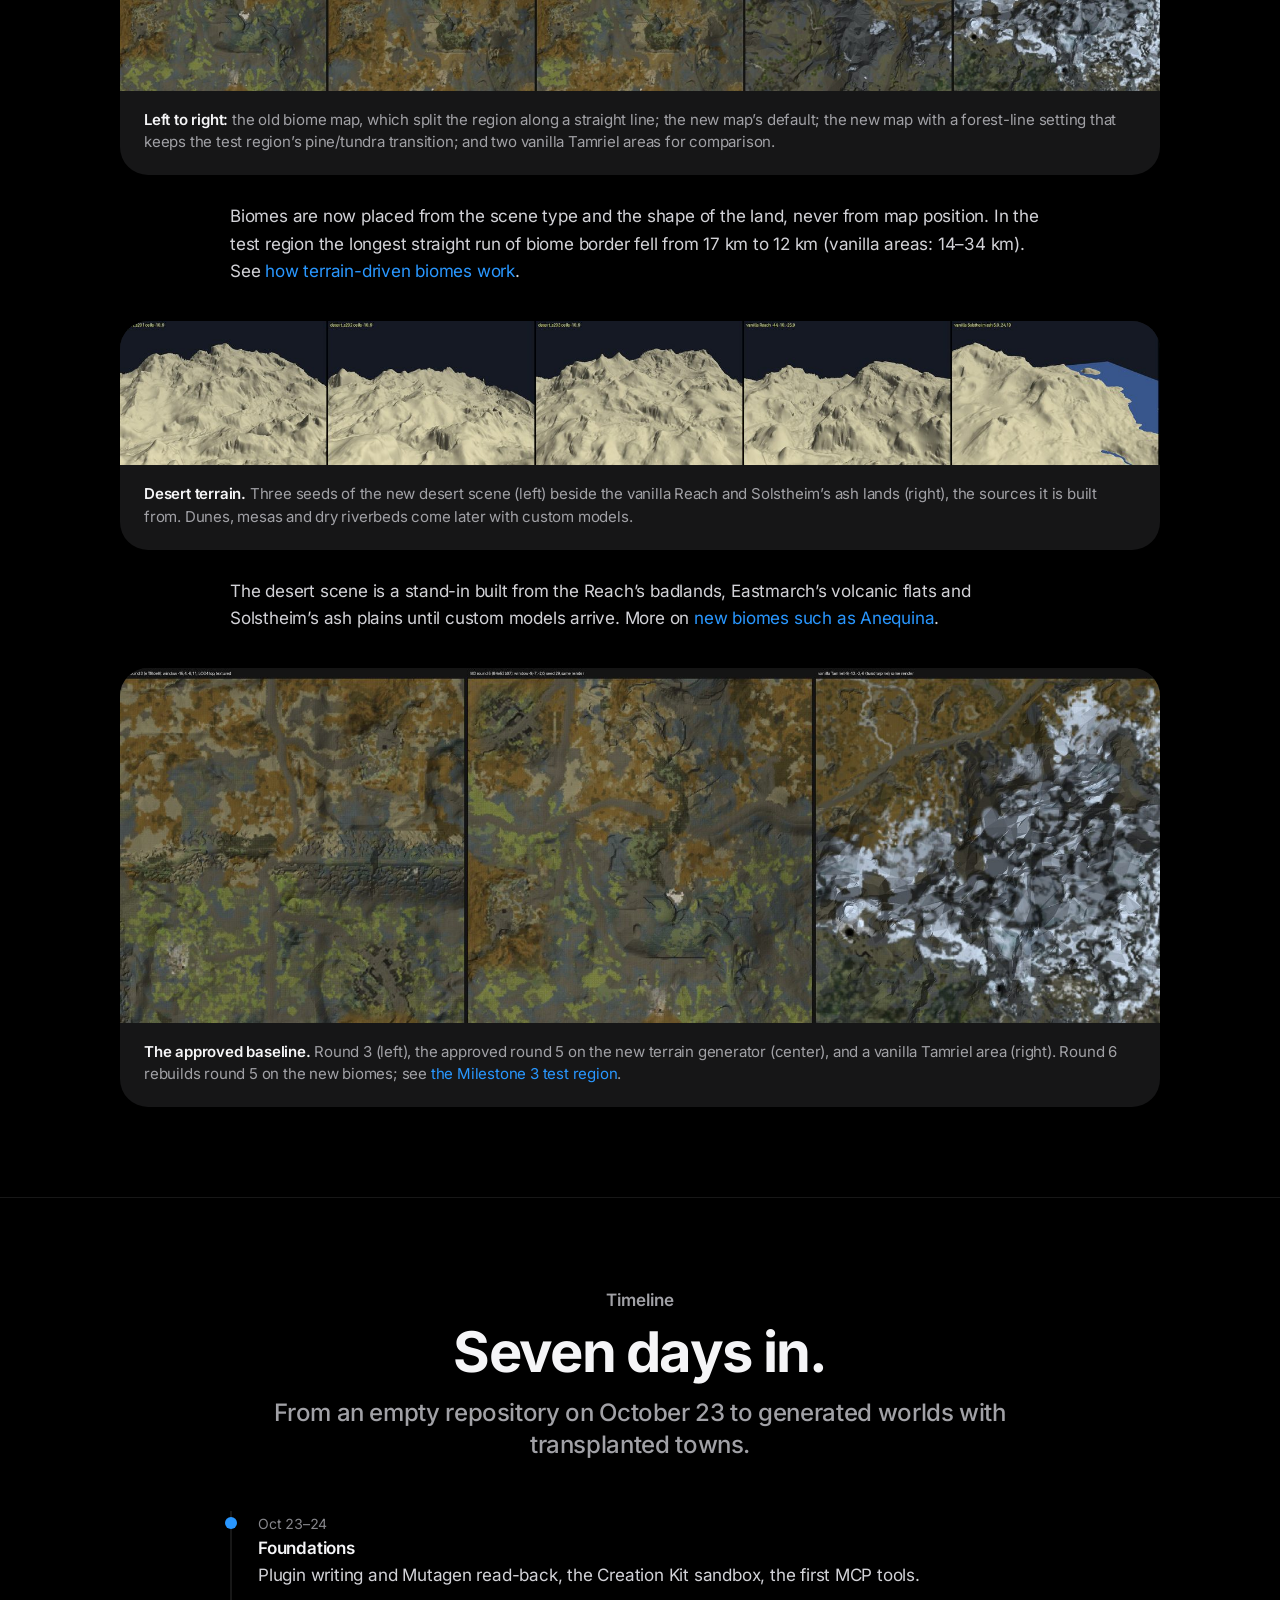
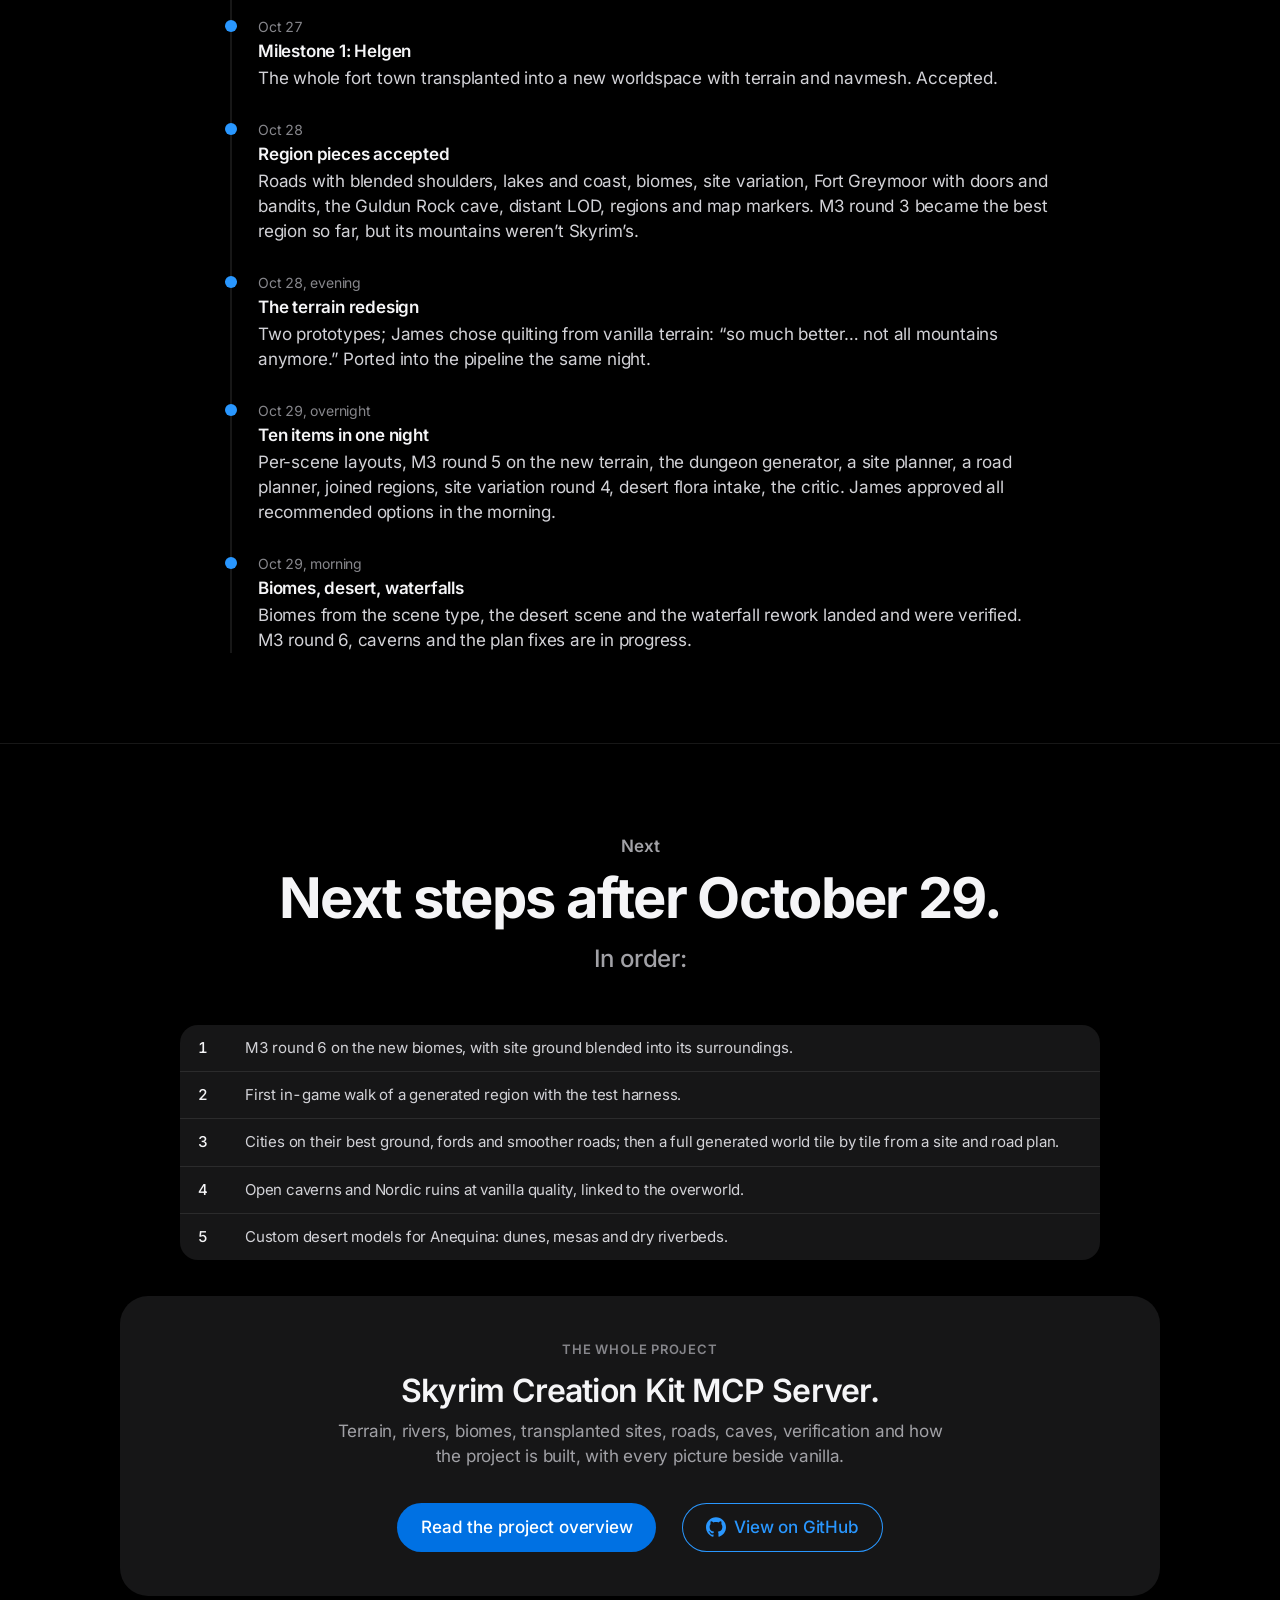
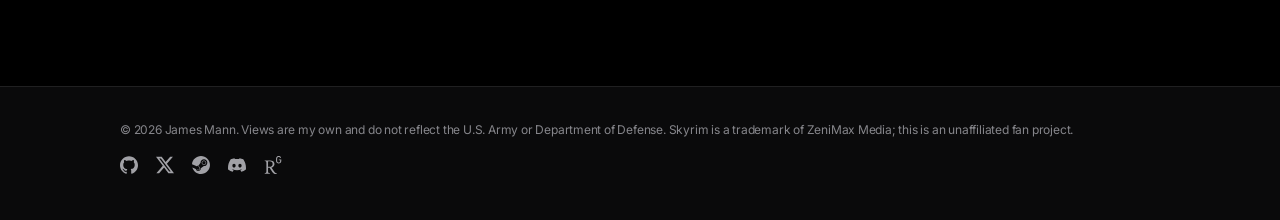
<file: mcp-log-2026-10-29.html>
<!doctype html>
<html lang="en">
<head>
  <meta charset="utf-8">
  <meta name="viewport" content="width=device-width, initial-scale=1">
  <title>Skyrim Creation Kit MCP Log: October 29, 2026 | James Mann</title>
  <meta name="description" content="Skyrim Creation Kit MCP log, October 29, 2026: reworked waterfalls, terrain-driven biomes, a desert scene, status of every part, timeline and next steps.">
  <meta name="theme-color" content="#000000">
  <meta name="color-scheme" content="dark">
  <link rel="canonical" href="https://bug.lat/mcp-log-2026-10-29.html">
  <meta property="og:type" content="article">
  <meta property="og:title" content="Skyrim Creation Kit MCP Server — Project Log, October 29, 2026">
  <meta property="og:description" content="Waterfalls reworked, biomes placed from the land, a new desert scene, and the status of every part of the pipeline, one week in.">
  <meta property="og:url" content="https://bug.lat/mcp-log-2026-10-29.html">
  <meta property="og:image" content="https://bug.lat/assets/img/mcp/waterfalls-before-after-vanilla.jpg">
  <meta property="og:image:width" content="1600">
  <meta property="og:image:height" content="1080">
  <meta property="og:image:alt" content="Close-ups of three waterfalls: before the rework, after, and vanilla Skyrim">
  <meta property="article:published_time" content="2026-10-29">
  <link rel="icon" type="image/png" href="assets/img/favicon.png">
  <link rel="apple-touch-icon" href="assets/img/apple-touch-icon.png">
  <link rel="stylesheet" href="assets/css/style.css?v=20261031">
  <script>document.documentElement.classList.add("js")</script>
  <meta name="author" content="James G. Mann">
  <meta name="robots" content="index, follow, max-image-preview:large, max-snippet:-1">
  <meta property="og:site_name" content="James Mann, Ph.D.">
  <meta property="og:locale" content="en_US">
  <meta name="twitter:card" content="summary_large_image">
  <meta name="twitter:site" content="@TheBugCPT">
  <meta name="twitter:creator" content="@TheBugCPT">
  <script type="application/ld+json">
  {
    "@context": "https://schema.org",
    "@graph": [
      {
        "@type": "BlogPosting",
        "@id": "https://bug.lat/mcp-log-2026-10-29.html#article",
        "url": "https://bug.lat/mcp-log-2026-10-29.html",
        "mainEntityOfPage": "https://bug.lat/mcp-log-2026-10-29.html",
        "headline": "Skyrim Creation Kit MCP Server project log: October 29, 2026",
        "description": "Project log for the Skyrim Creation Kit MCP Server on October 29, 2026: reworked waterfalls, terrain-driven biomes, a desert scene, the status of every part, the timeline and next steps.",
        "datePublished": "2026-10-29",
        "dateModified": "2026-10-29",
        "inLanguage": "en-US",
        "author": { "@id": "https://bug.lat/#person" },
        "publisher": { "@id": "https://bug.lat/#person" },
        "isPartOf": { "@id": "https://bug.lat/#website" },
        "about": { "@id": "https://bug.lat/mcp.html#software" },
        "image": ["https://bug.lat/assets/img/mcp/waterfalls-before-after-vanilla.jpg", "https://bug.lat/assets/img/mcp/biomes-before-after-vanilla.jpg", "https://bug.lat/assets/img/mcp/desert-oblique.jpg", "https://bug.lat/assets/img/mcp/m3-top-r3-r5-vanilla.jpg"],
        "breadcrumb": { "@id": "https://bug.lat/mcp-log-2026-10-29.html#breadcrumb" }
      },
      {
        "@type": "BreadcrumbList",
        "@id": "https://bug.lat/mcp-log-2026-10-29.html#breadcrumb",
        "itemListElement": [
          { "@type": "ListItem", "position": 1, "name": "Home", "item": "https://bug.lat/" },
          { "@type": "ListItem", "position": 2, "name": "MCP Project", "item": "https://bug.lat/mcp.html" },
          { "@type": "ListItem", "position": 3, "name": "Project log: October 29, 2026", "item": "https://bug.lat/mcp-log-2026-10-29.html" }
        ]
      },
      { "@type": "Person", "@id": "https://bug.lat/#person", "name": "James Mann", "alternateName": ["James G. Mann"], "url": "https://bug.lat/" }
    ]
  }
  </script>
</head>
<body>
  <header class="nav">
    <div class="wrap">
      <a class="brand" href="index.html"><img src="assets/img/avatar.jpg" alt="" width="26" height="26">bug.lat</a>
      <button class="nav-toggle" aria-label="Menu" aria-expanded="false"><span></span><span></span></button>
      <ul class="nav-links">
        <li><a href="index.html">Home</a></li>
        <li><a href="resume.html">Resume</a></li>
        <li><a href="publications.html">Publications</a></li>
        <li><a href="programming.html">Programming</a></li>
        <li><a href="mcp.html">MCP Project</a></li>
      </ul>
    </div>
  </header>

  <main>
    <article>
    <section class="page-hero">
      <div class="wrap">
        <p class="eyebrow reveal">Project log · <time datetime="2026-10-29">October 29, 2026</time></p>
        <h1 class="headline reveal d1"><span class="grad-blue">Skyrim Creation Kit MCP</span> log: October 29, 2026</h1>
        <p class="lead reveal d2">One week into the <a href="mcp.html">Skyrim Creation Kit MCP Server</a>: waterfalls reworked, biomes placed from the land instead of the map, and a new desert scene. Below are the status of every part on that day, the timeline so far, and what came next.</p>
        <div class="actions reveal d3">
          <a class="btn" href="mcp.html">Back to the Skyrim Creation Kit MCP Server</a>
          <a class="btn ghost" href="https://github.com/14manj01/creationkit-mcp" target="_blank" rel="noopener"><span class="i i-github"></span>creationkit-mcp on GitHub</a>
        </div>
      </div>
    </section>

    <section class="section anchor" id="status" style="padding-top:40px">
      <div class="wrap">
        <div class="section-head reveal">
          <p class="eyebrow">Where things stand</p>
          <h2 class="headline">Status, October 29.</h2>
          <p class="lead">Most of the pipeline now runs end to end. The current work fixes what James flagged in the last review, then builds the next test region on the new biomes.</p>
        </div>
        <div class="table-wrap reveal"><table class="data"><thead><tr><th>Part</th><th>State</th><th>Latest result</th></tr></thead><tbody>
<tr><td>Terrain generator</td><td><span class="st ok">Approved</span></td><td>Eight scene types quilted from vanilla Skyrim terrain pieces. James: “I think this looks amazing.”</td></tr>
<tr><td>Waterfalls</td><td><span class="st ok">Reworked today</span></td><td>Smooth humps replaced by broken rock steps and a plunge pool; size and steepness now within vanilla’s typical spread.</td></tr>
<tr><td>Desert scene</td><td><span class="st ok">New today</span></td><td>Built from the Reach’s badlands, Eastmarch’s volcanic flats and Solstheim’s ash plains. Stand-in until custom desert models arrive.</td></tr>
<tr><td>Biomes</td><td><span class="st ok">New today</span></td><td>Placed from the scene type and the terrain, never from map position. No more straight borders.</td></tr>
<tr><td>Test region (M3)</td><td><span class="st run">Round 6 building</span></td><td>Round 5 is the approved baseline. Round 6 rebuilds it on the new biomes and fixes the site-ground squares.</td></tr>
<tr><td>Joined regions</td><td><span class="st ok">Working</span></td><td>Three regions built separately and joined with 0 seam differences; navmesh connects across.</td></tr>
<tr><td>Site plan</td><td><span class="st run">Revising</span></td><td>Learned from 279 Tamriel sites. Being changed so cities only go on ground as good as vanilla’s city sites.</td></tr>
<tr><td>Road network</td><td><span class="st run">Revising</span></td><td>Learned from Skyrim’s 78 km of roads. Fords and smoother hairpins in progress.</td></tr>
<tr><td>Caves and ruins</td><td><span class="st run">Round 3</span></td><td>Generated from Bethesda’s kit pieces. Round 3 adds open caverns.</td></tr>
<tr><td>Site variation</td><td><span class="st wait">Awaiting review</span></td><td>Farms and forts re-laid-out and re-dressed with swapped building and fence kits.</td></tr>
<tr><td>In the game</td><td><span class="st next">This week</span></td><td>The test harness boots and restores Skyrim reliably; walking the generated region in game is next.</td></tr>
</tbody></table></div>
      </div>
    </section>

    <hr class="divider">

    <section class="section anchor" id="changes">
      <div class="wrap">
        <div class="section-head reveal">
          <p class="eyebrow">Landed on October 29</p>
          <h2 class="headline">Waterfalls, biomes and a desert scene.</h2>
          <p class="lead">Three changes landed and were verified that morning. Each is shown beside vanilla Skyrim.</p>
        </div>
<figure class="figure reveal">
          <a class="zoom" href="assets/img/mcp/waterfalls-before-after-vanilla.jpg" target="_blank" rel="noopener"><img src="assets/img/mcp/waterfalls-before-after-vanilla.jpg" alt="Close-ups of three waterfalls: before the rework, after, and vanilla Skyrim" width="1600" height="1080" loading="lazy"></a>
          <figcaption><b>Waterfalls, before (left), after (middle), vanilla (right).</b> The old falls were smooth humps ending in a wall. They are now a concave drop made of small rock steps with benches, ending in a plunge pool. Untextured terrain, water in blue.</figcaption>
        </figure>
        <div class="prose reveal" style="margin-top:28px">
          <p>Median face steepness fell from 75° to 39° (vanilla: 27°), and the biggest single step on a waterfall face from 672 to 200 units (vanilla: 164). The full before/after measurements are in the <a href="mcp.html#water">rivers, lakes and waterfalls section</a> of the project page.</p>
        </div>
<figure class="figure reveal">
          <a class="zoom" href="assets/img/mcp/biomes-before-after-vanilla.jpg" target="_blank" rel="noopener"><img src="assets/img/mcp/biomes-before-after-vanilla.jpg" alt="Five textured top views: the old biome map, two versions of the new one, and two vanilla Skyrim areas" width="1800" height="367" loading="lazy"></a>
          <figcaption><b>Left to right:</b> the old biome map, which split the region along a straight line; the new map’s default; the new map with a forest-line setting that keeps the test region’s pine/tundra transition; and two vanilla Tamriel areas for comparison.</figcaption>
        </figure>
        <div class="prose reveal" style="margin-top:28px">
          <p>Biomes are now placed from the scene type and the shape of the land, never from map position. In the test region the longest straight run of biome border fell from 17 km to 12 km (vanilla areas: 14–34 km). See <a href="mcp.html#biomes">how terrain-driven biomes work</a>.</p>
        </div>
<figure class="figure reveal">
          <a class="zoom" href="assets/img/mcp/desert-oblique.jpg" target="_blank" rel="noopener"><img src="assets/img/mcp/desert-oblique.jpg" alt="Five low-angle terrain views: three generated desert scenes, the vanilla Reach and vanilla Solstheim ash" width="1800" height="250" loading="lazy"></a>
          <figcaption><b>Desert terrain.</b> Three seeds of the new desert scene (left) beside the vanilla Reach and Solstheim’s ash lands (right), the sources it is built from. Dunes, mesas and dry riverbeds come later with custom models.</figcaption>
        </figure>
        <div class="prose reveal" style="margin-top:28px">
          <p>The desert scene is a stand-in built from the Reach’s badlands, Eastmarch’s volcanic flats and Solstheim’s ash plains until custom models arrive. More on <a href="mcp.html#flora">new biomes such as Anequina</a>.</p>
        </div>
<figure class="figure reveal">
          <a class="zoom" href="assets/img/mcp/m3-top-r3-r5-vanilla.jpg" target="_blank" rel="noopener"><img src="assets/img/mcp/m3-top-r3-r5-vanilla.jpg" alt="Three textured top-down LOD views: region round 3, round 5, and vanilla Skyrim" width="1800" height="614" loading="lazy"></a>
          <figcaption><b>The approved baseline.</b> Round 3 (left), the approved round 5 on the new terrain generator (center), and a vanilla Tamriel area (right). Round 6 rebuilds round 5 on the new biomes; see <a href="mcp.html#region">the Milestone 3 test region</a>.</figcaption>
        </figure>
      </div>
    </section>

    <hr class="divider">

    <section class="section anchor" id="timeline">
      <div class="wrap">
        <div class="section-head reveal">
          <p class="eyebrow">Timeline</p>
          <h2 class="headline">Seven days in.</h2>
          <p class="lead">From an empty repository on October 23 to generated worlds with transplanted towns.</p>
        </div>
        <ol class="timeline reveal">
          <li><time>Oct 23–24</time><b>Foundations</b>Plugin writing and Mutagen read-back, the Creation Kit sandbox, the first MCP tools.</li>
          <li><time>Oct 27</time><b>Milestone 1: Helgen</b>The whole fort town transplanted into a new worldspace with terrain and navmesh. Accepted.</li>
          <li><time>Oct 28</time><b>Region pieces accepted</b>Roads with blended shoulders, lakes and coast, biomes, site variation, Fort Greymoor with doors and bandits, the Guldun Rock cave, distant LOD, regions and map markers. M3 round 3 became the best region so far, but its mountains weren’t Skyrim’s.</li>
          <li><time>Oct 28, evening</time><b>The terrain redesign</b>Two prototypes; James chose quilting from vanilla terrain: “so much better… not all mountains anymore.” Ported into the pipeline the same night.</li>
          <li><time>Oct 29, overnight</time><b>Ten items in one night</b>Per-scene layouts, M3 round 5 on the new terrain, the dungeon generator, a site planner, a road planner, joined regions, site variation round 4, desert flora intake, the critic. James approved all recommended options in the morning.</li>
          <li><time>Oct 29, morning</time><b>Biomes, desert, waterfalls</b>Biomes from the scene type, the desert scene and the waterfall rework landed and were verified. M3 round 6, caverns and the plan fixes are in progress.</li>
        </ol>
      </div>
    </section>

    <hr class="divider">

    <section class="section anchor" id="next">
      <div class="wrap">
        <div class="section-head reveal">
          <p class="eyebrow">Next</p>
          <h2 class="headline">Next steps after October 29.</h2>
          <p class="lead">In order:</p>
        </div>
        <div class="table-wrap reveal"><table class="data"><tbody>
<tr><td>1</td><td>M3 round 6 on the new biomes, with site ground blended into its surroundings.</td></tr>
<tr><td>2</td><td>First in-game walk of a generated region with the test harness.</td></tr>
<tr><td>3</td><td>Cities on their best ground, fords and smoother roads; then a full generated world tile by tile from a site and road plan.</td></tr>
<tr><td>4</td><td>Open caverns and Nordic ruins at vanilla quality, linked to the overworld.</td></tr>
<tr><td>5</td><td>Custom desert models for Anequina: dunes, mesas and dry riverbeds.</td></tr>
</tbody></table></div>
        <div class="card reveal" style="text-align:center;margin-top:28px">
          <p class="kicker">The whole project</p>
          <h2 class="title">Skyrim Creation Kit MCP Server.</h2>
          <p class="muted" style="max-width:620px;margin:10px auto 0">Terrain, rivers, biomes, transplanted sites, roads, caves, verification and how the project is built, with every picture beside vanilla.</p>
          <div class="actions">
            <a class="btn" href="mcp.html">Read the project overview</a>
            <a class="btn ghost" href="https://github.com/14manj01/creationkit-mcp" target="_blank" rel="noopener"><span class="i i-github"></span>View on GitHub</a>
          </div>
        </div>
      </div>
    </section>
    </article>
  </main>

  <footer class="footer">
    <div class="wrap">
      <span>© <span data-year>2026</span> James Mann. Views are my own and do not reflect the U.S. Army or Department of Defense. Skyrim is a trademark of ZeniMax Media; this is an unaffiliated fan project.</span>
      <div class="footer-social">
        <a href="https://github.com/14manj01" target="_blank" rel="noopener" aria-label="GitHub"><span class="i i-github"></span></a>
        <a href="https://x.com/TheBugCPT" target="_blank" rel="noopener" aria-label="X"><span class="i i-x"></span></a>
        <a href="https://steamcommunity.com/id/aedesaegypti" target="_blank" rel="noopener" aria-label="Steam"><span class="i i-steam"></span></a>
        <button type="button" data-copy="Cpt72bug" aria-label="Copy Discord username"><span class="i i-discord"></span></button>
        <a href="https://www.researchgate.net/profile/James-Mann-3" target="_blank" rel="noopener" aria-label="ResearchGate"><span class="i i-researchgate"></span></a>
      </div>
    </div>
  </footer>
  <script src="assets/js/main.js" defer></script>
</body>
</html>
</file>
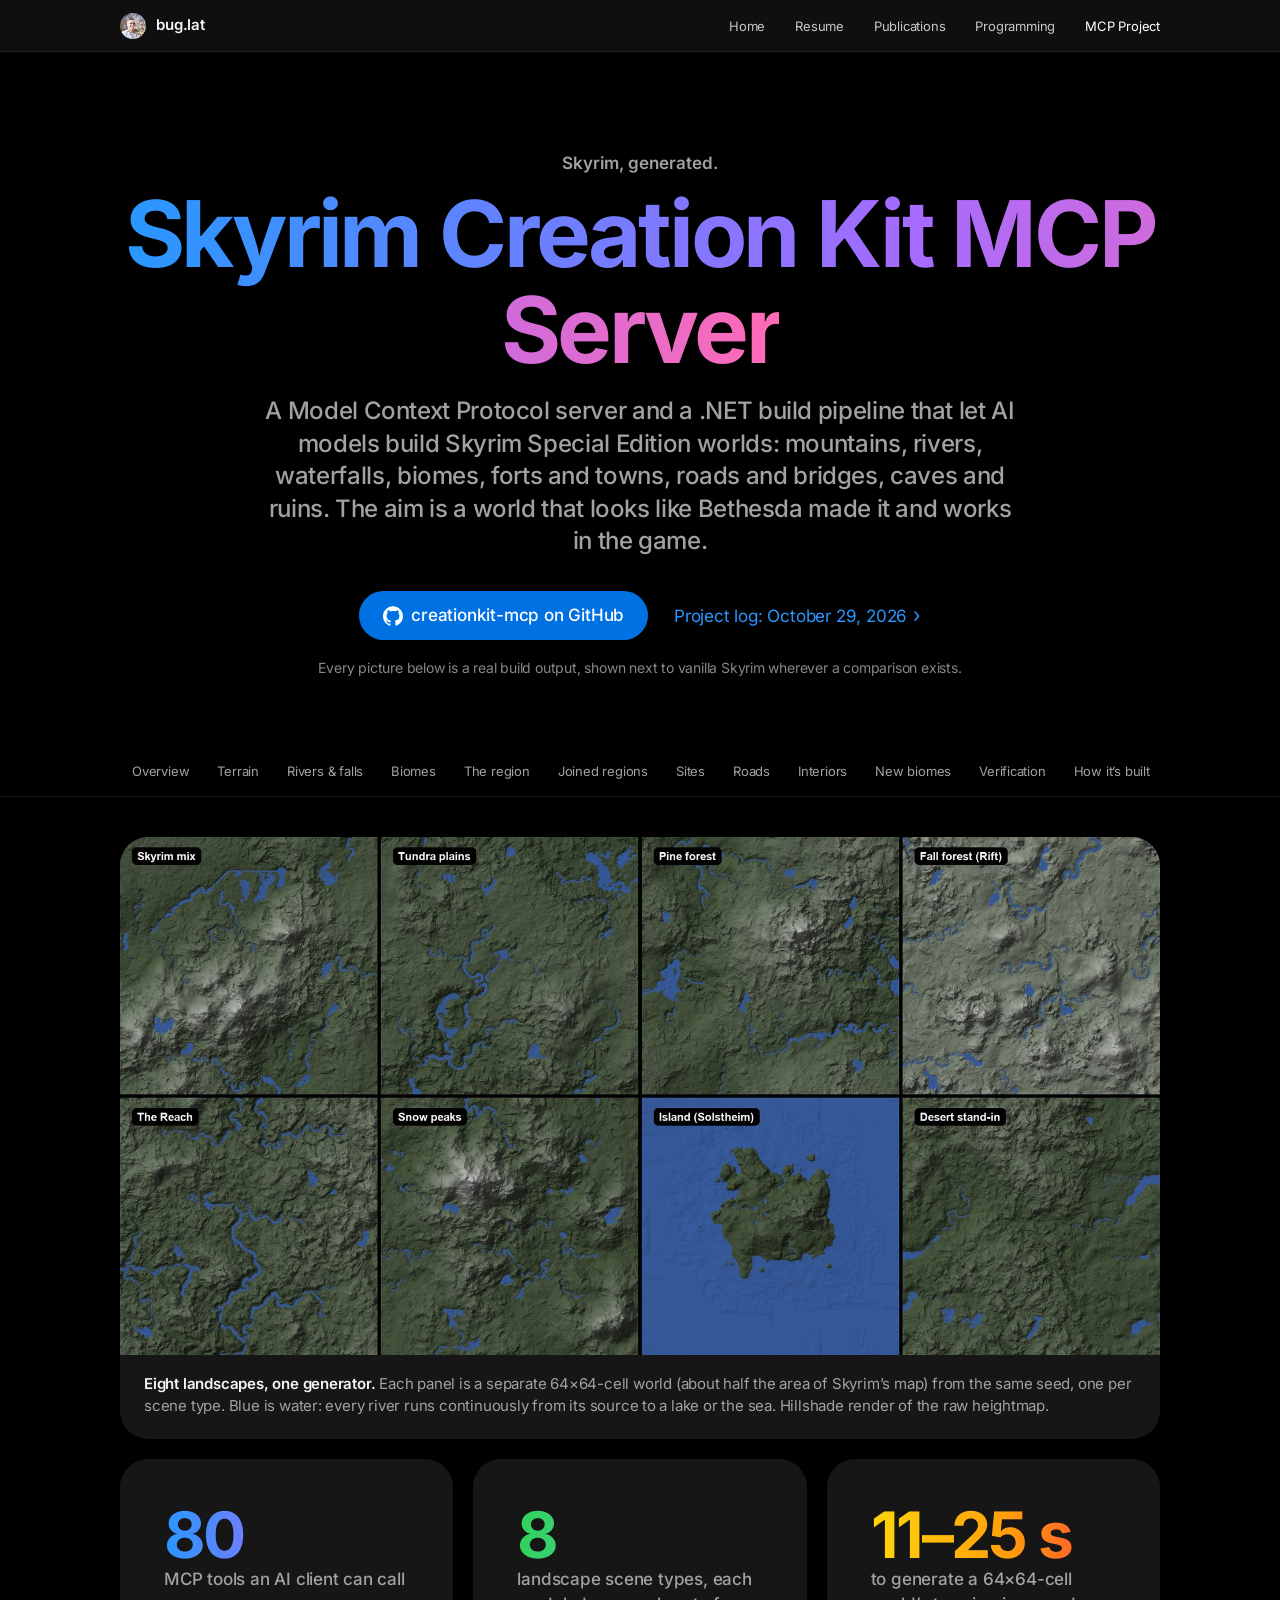
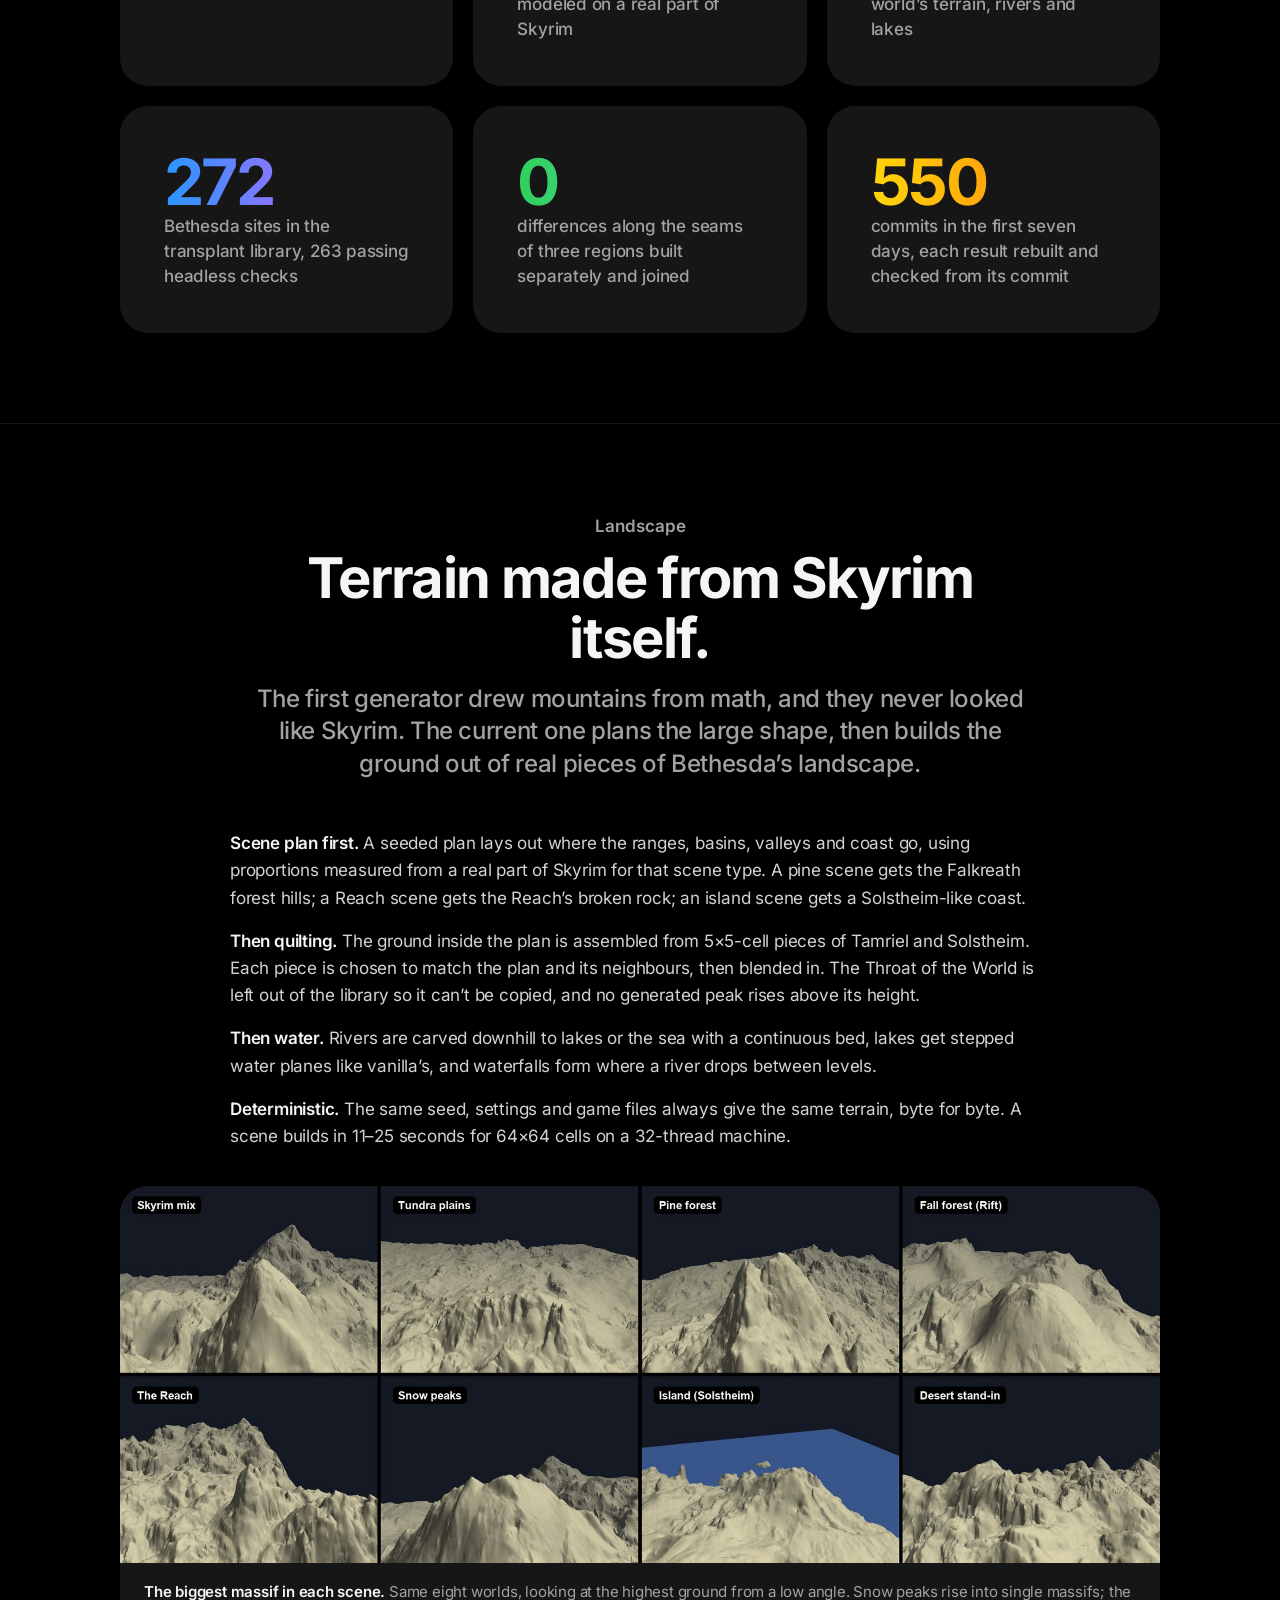
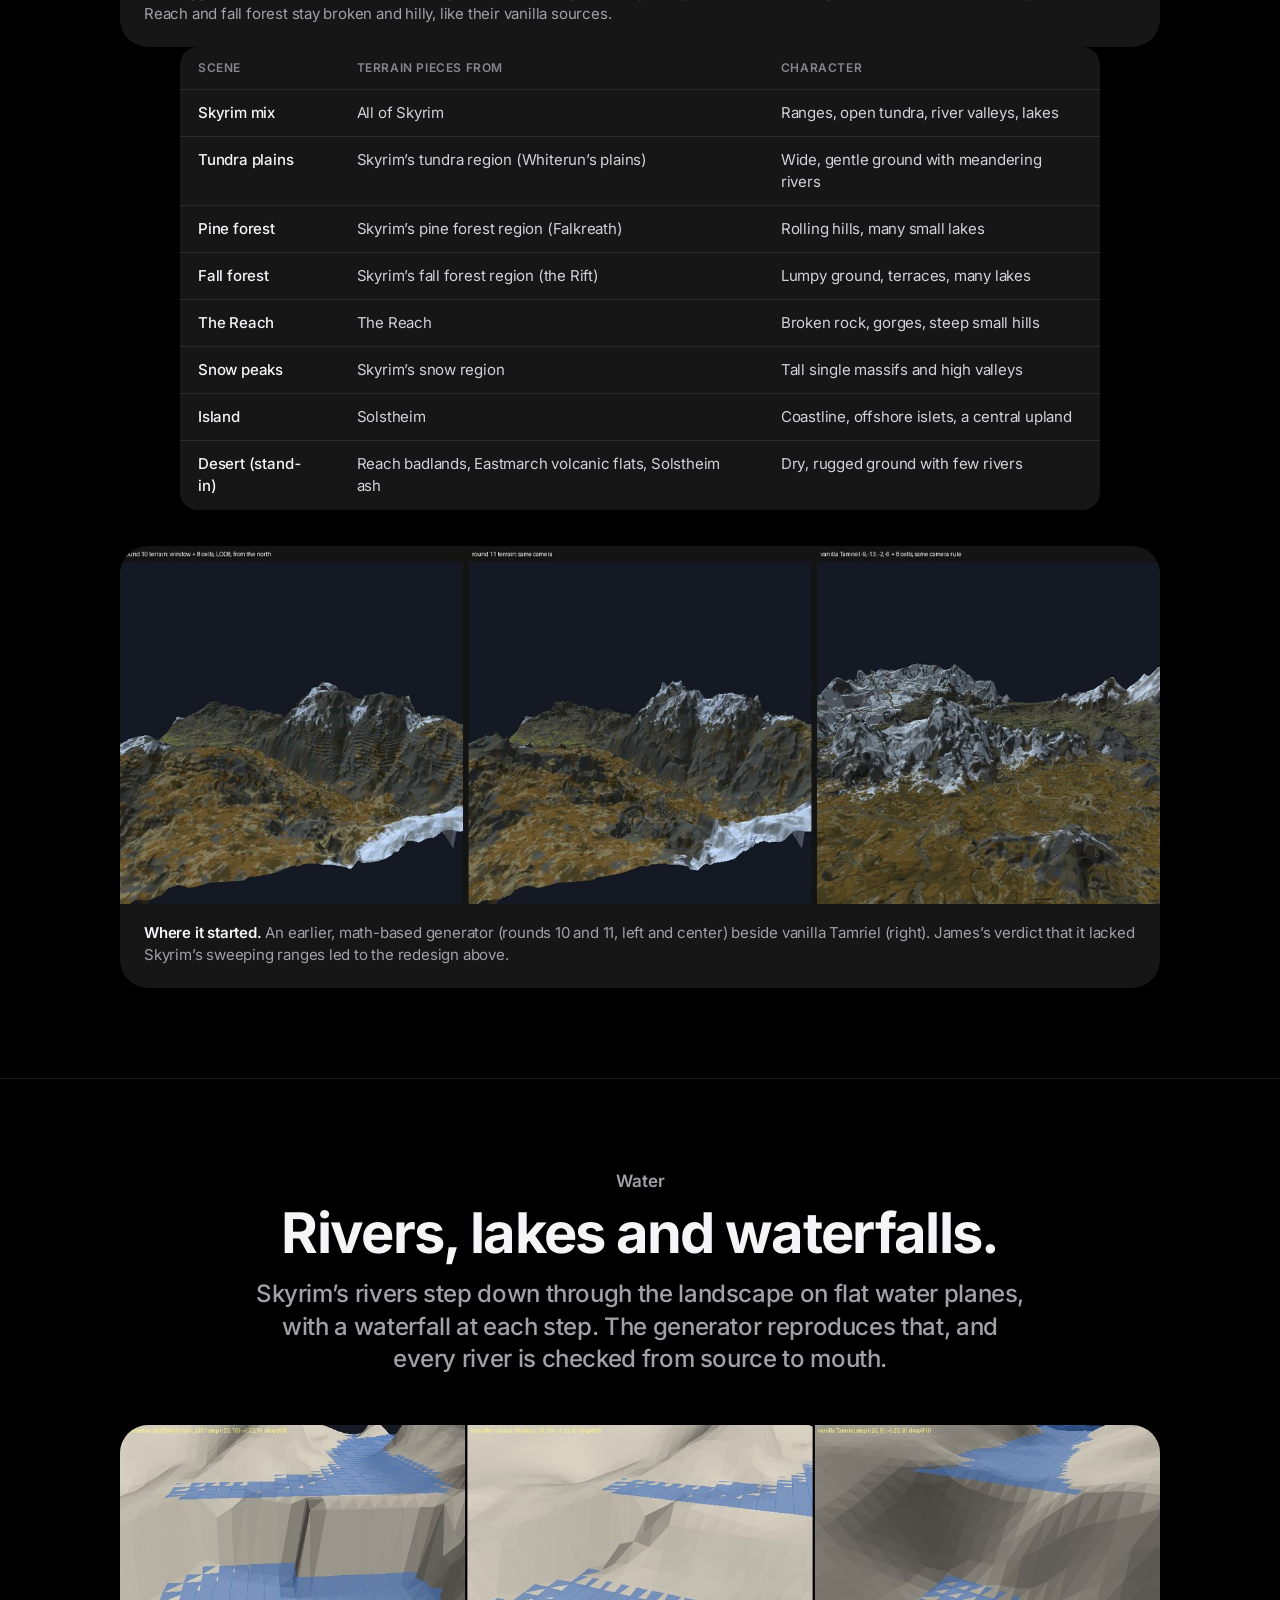
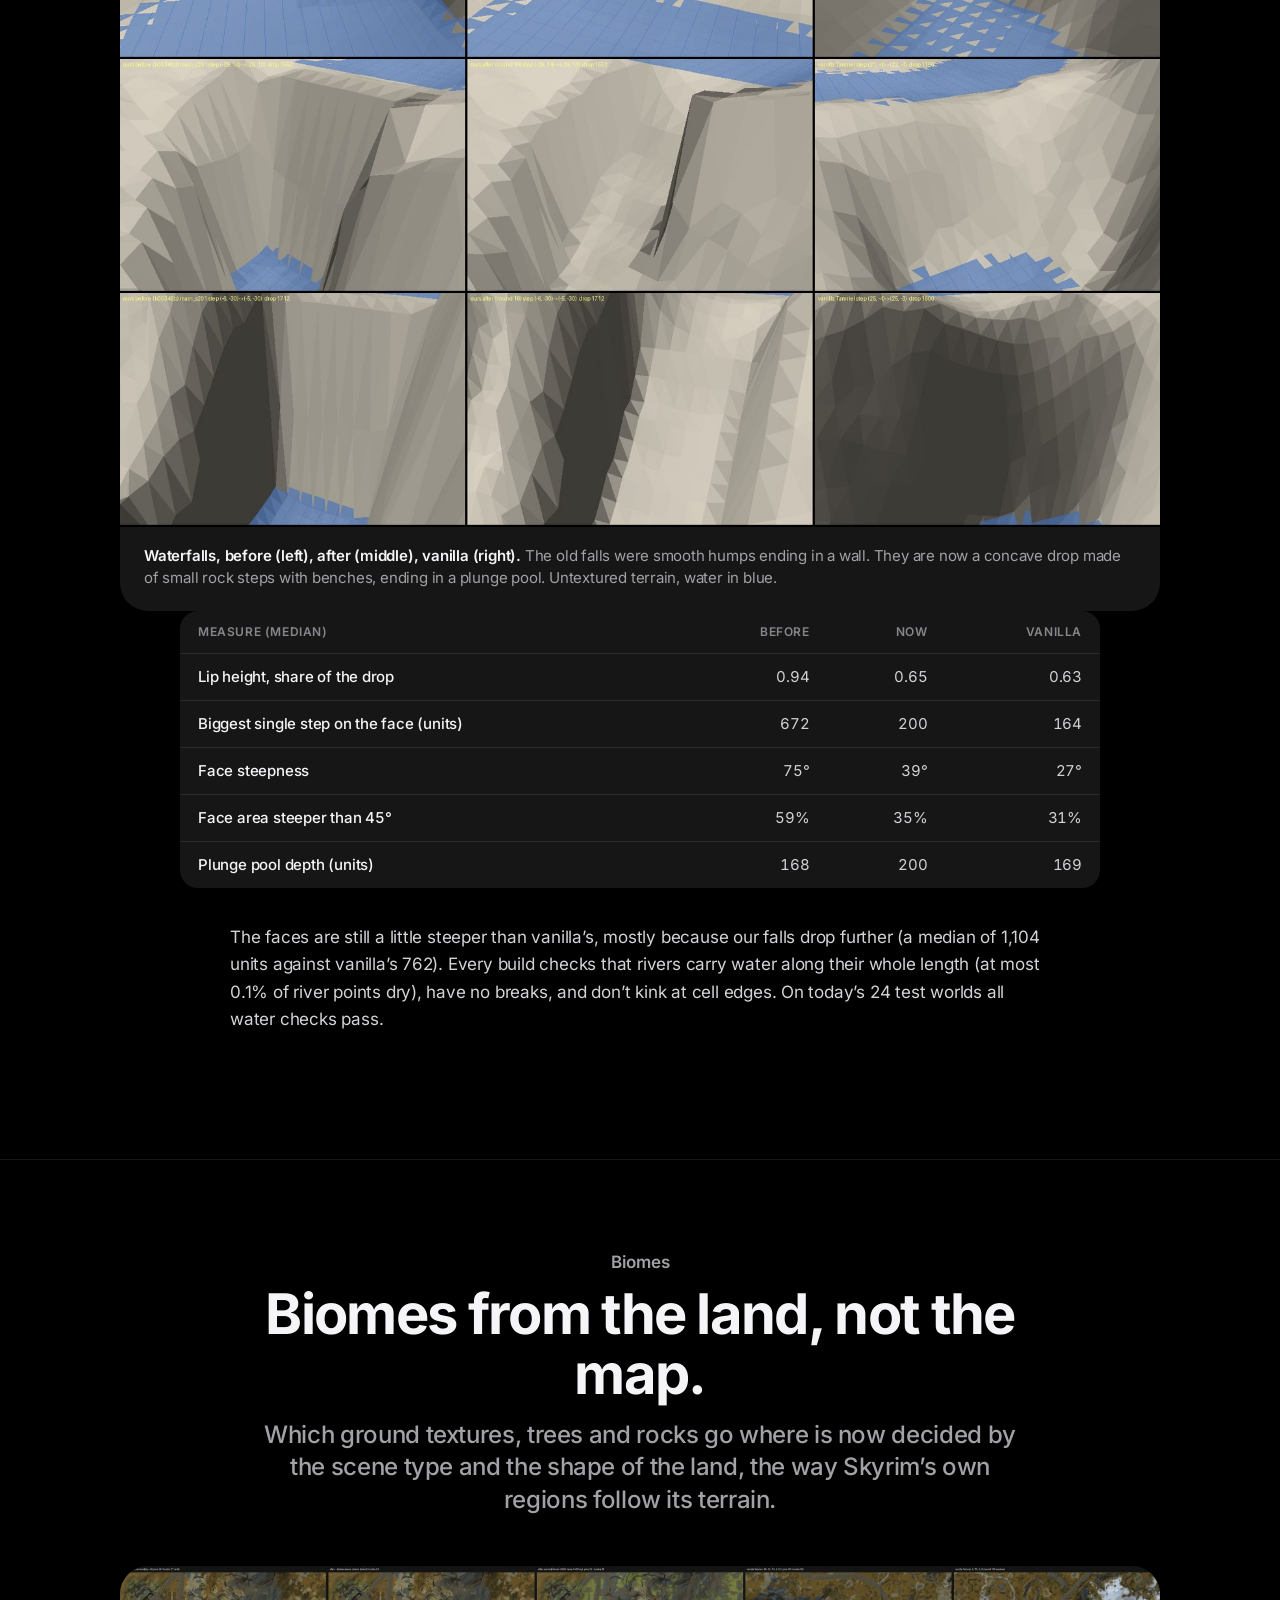
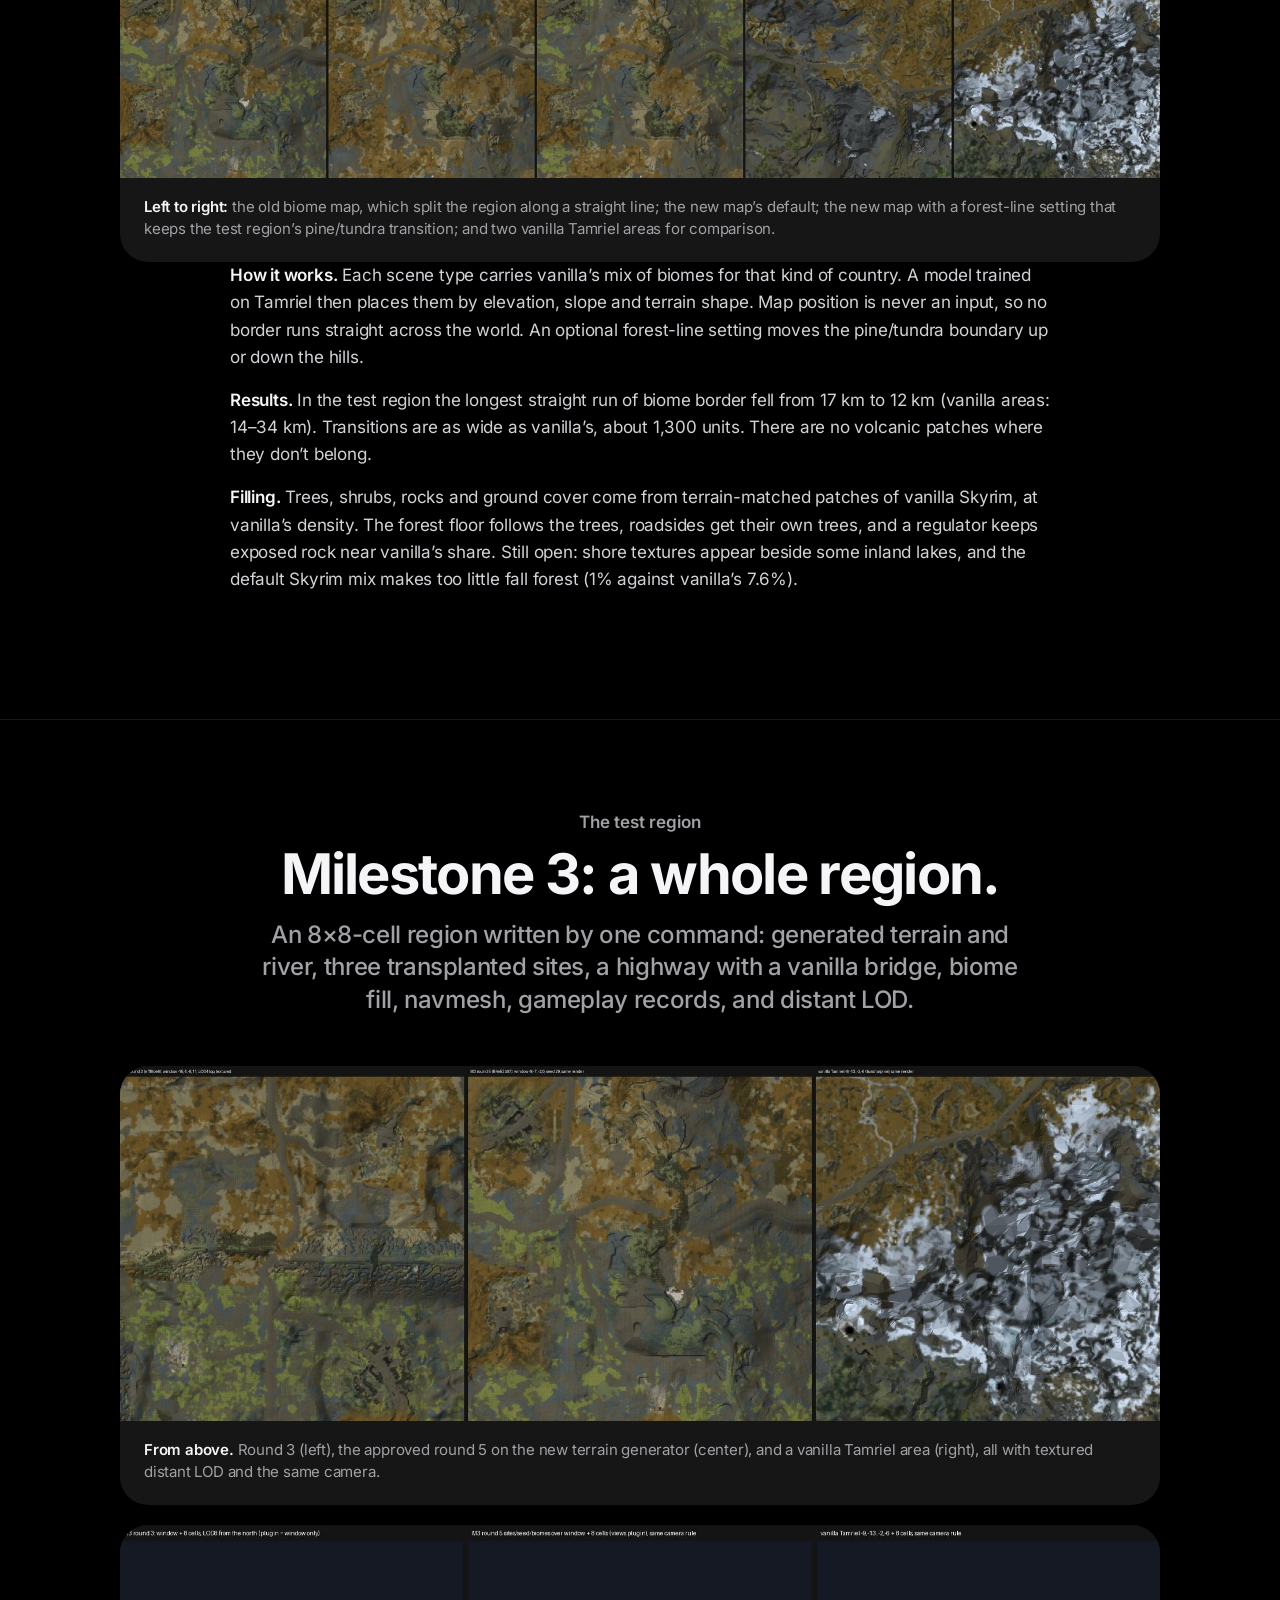
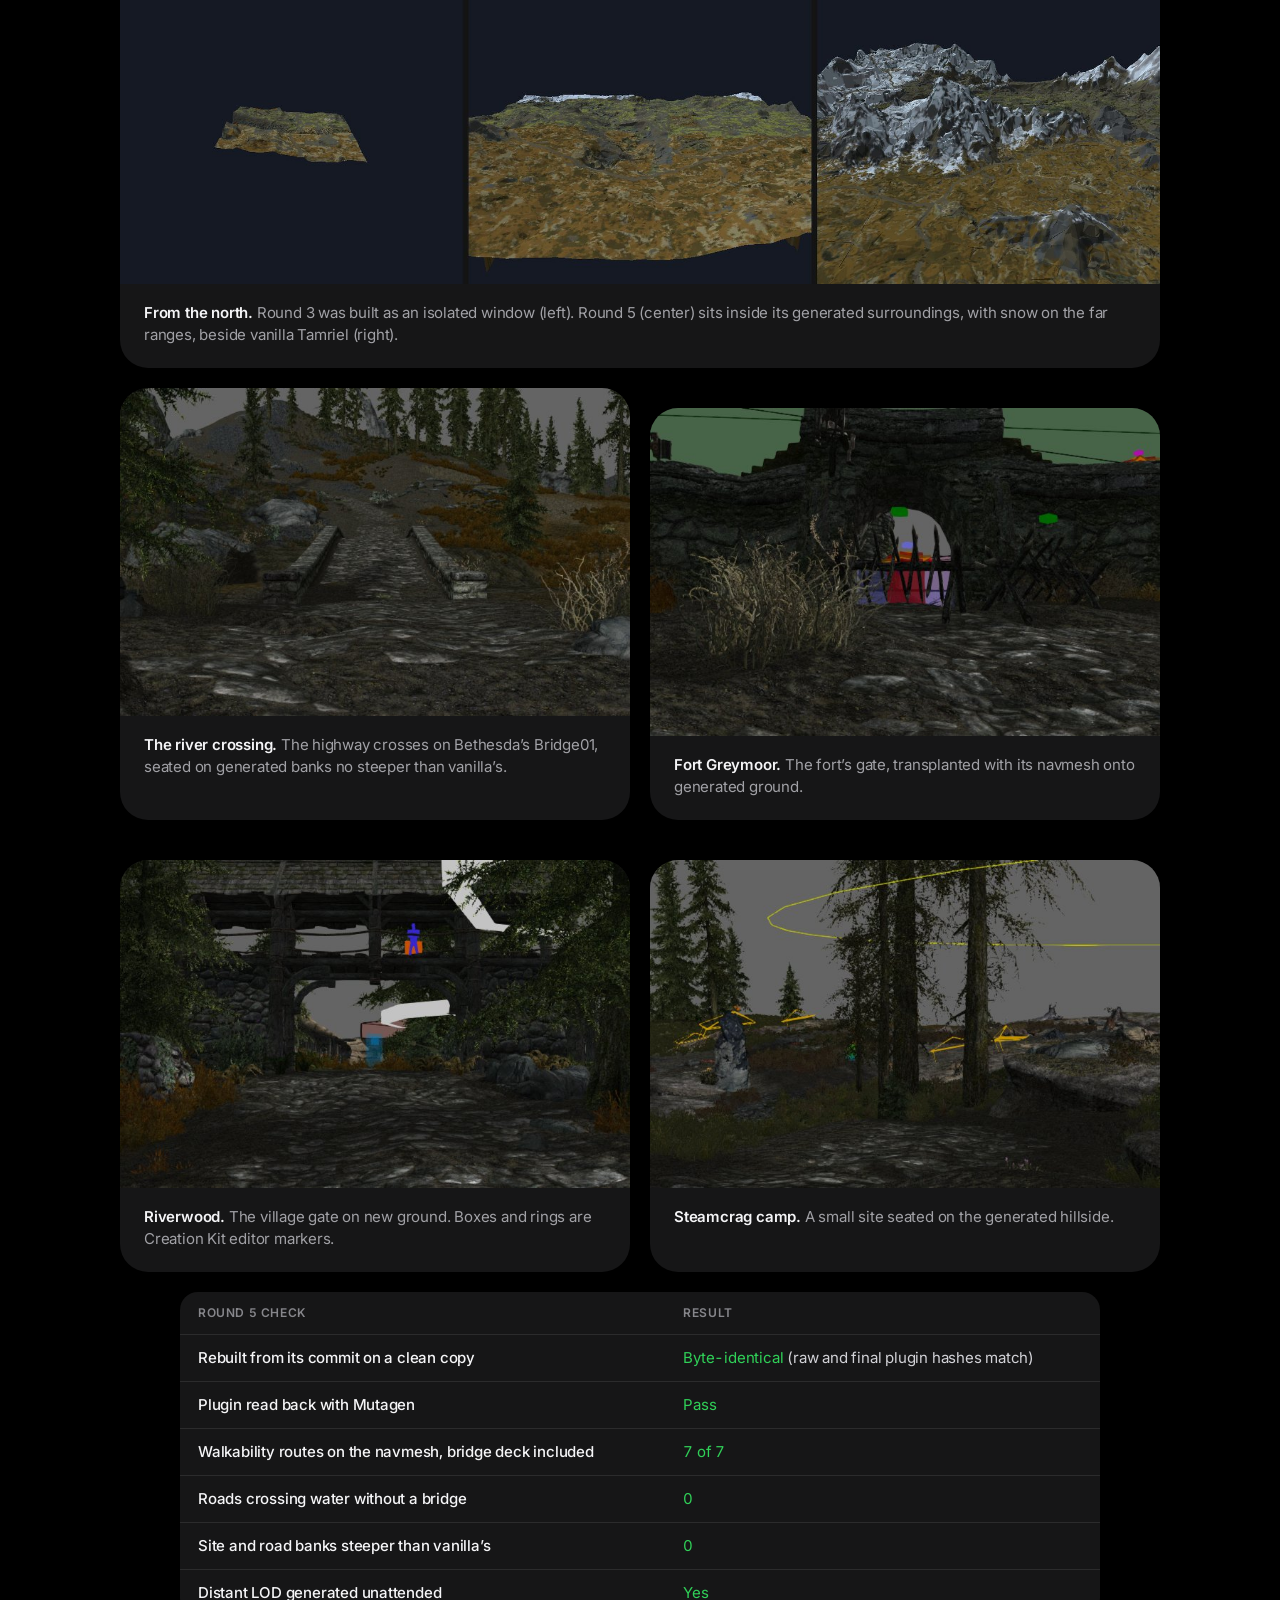
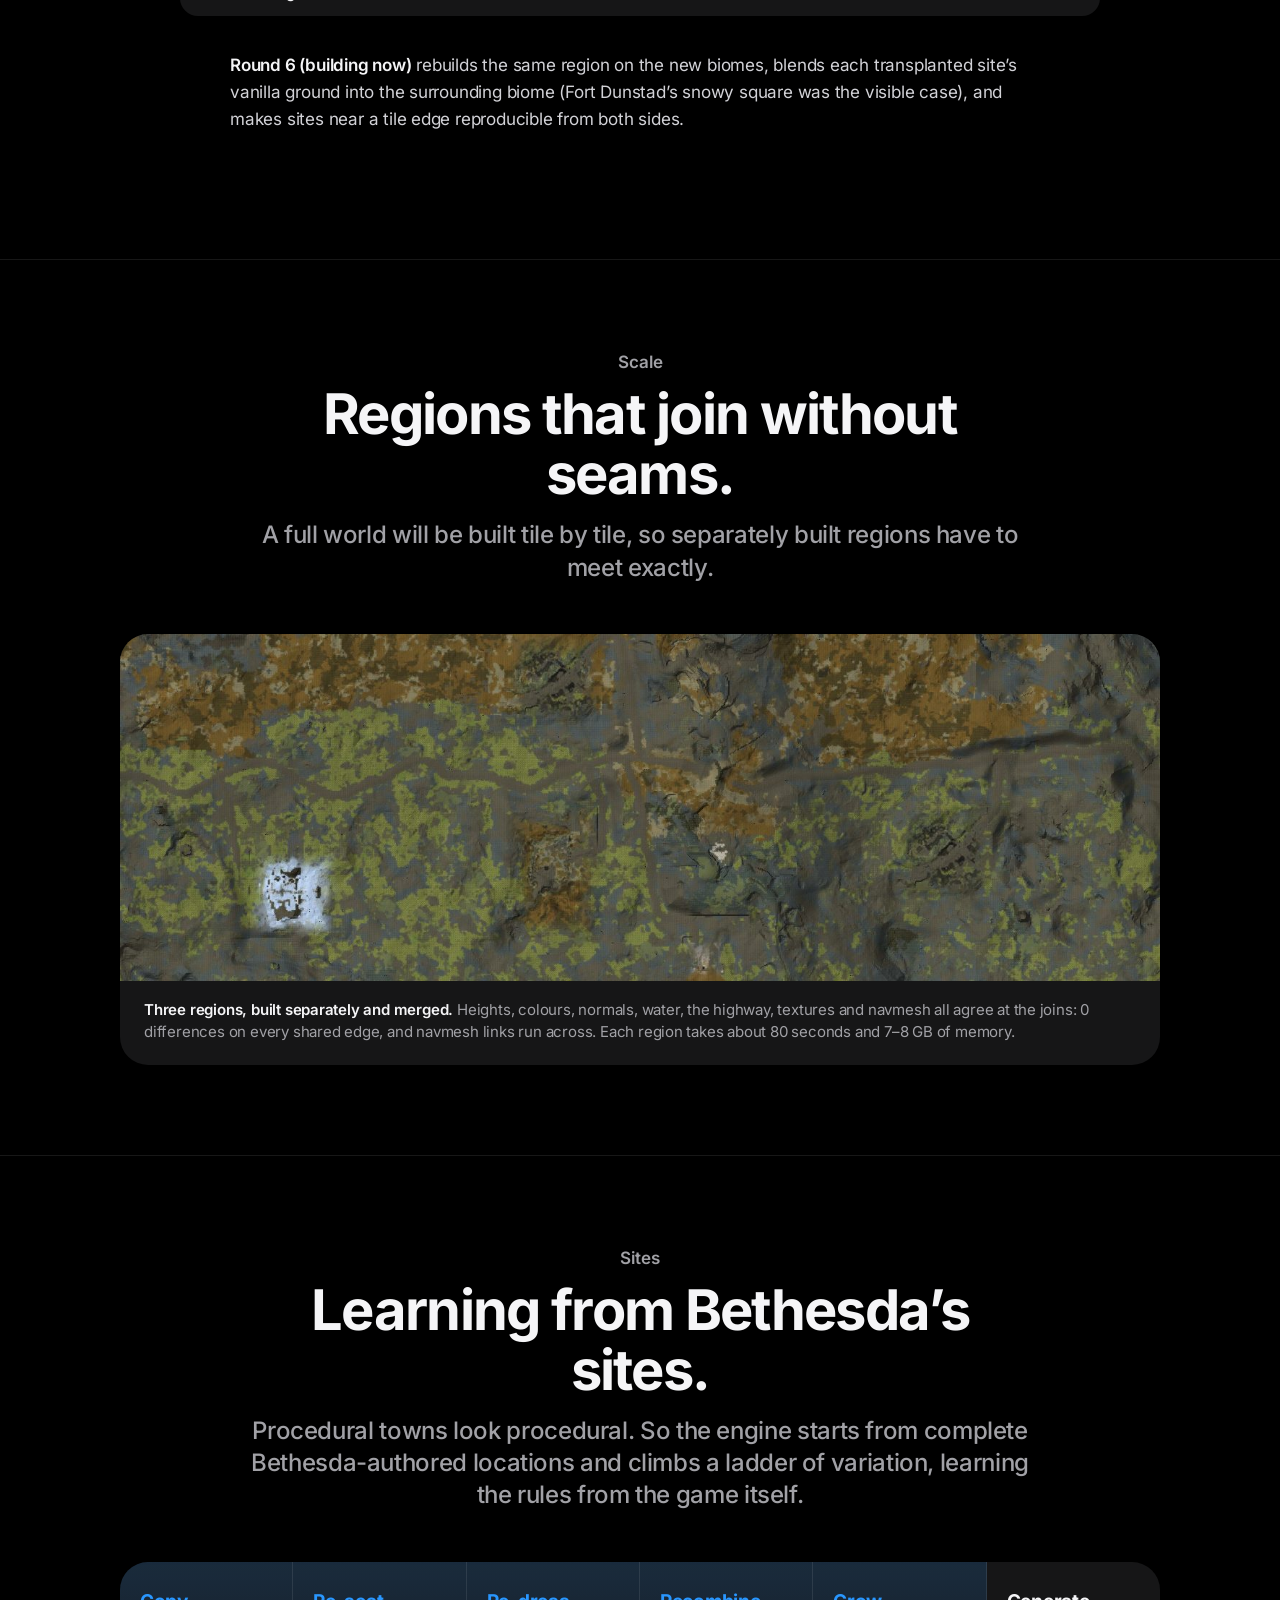
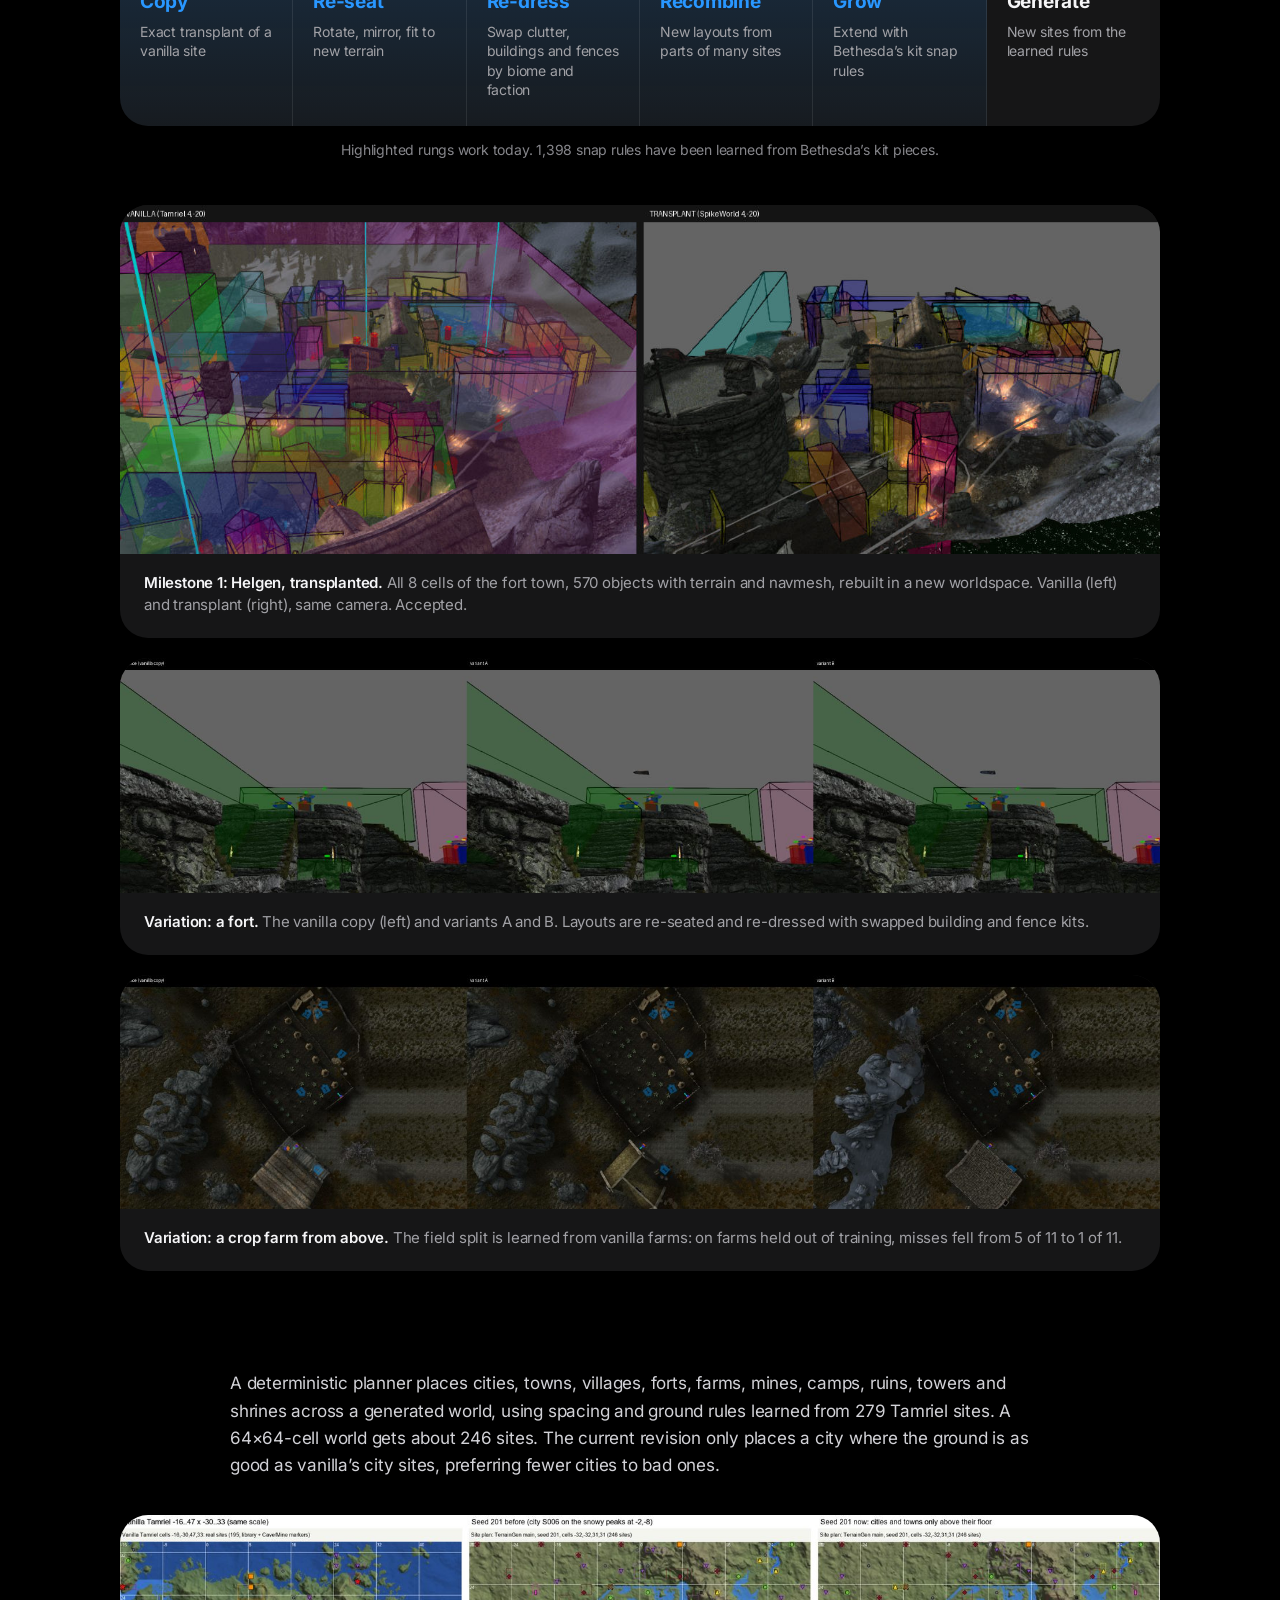
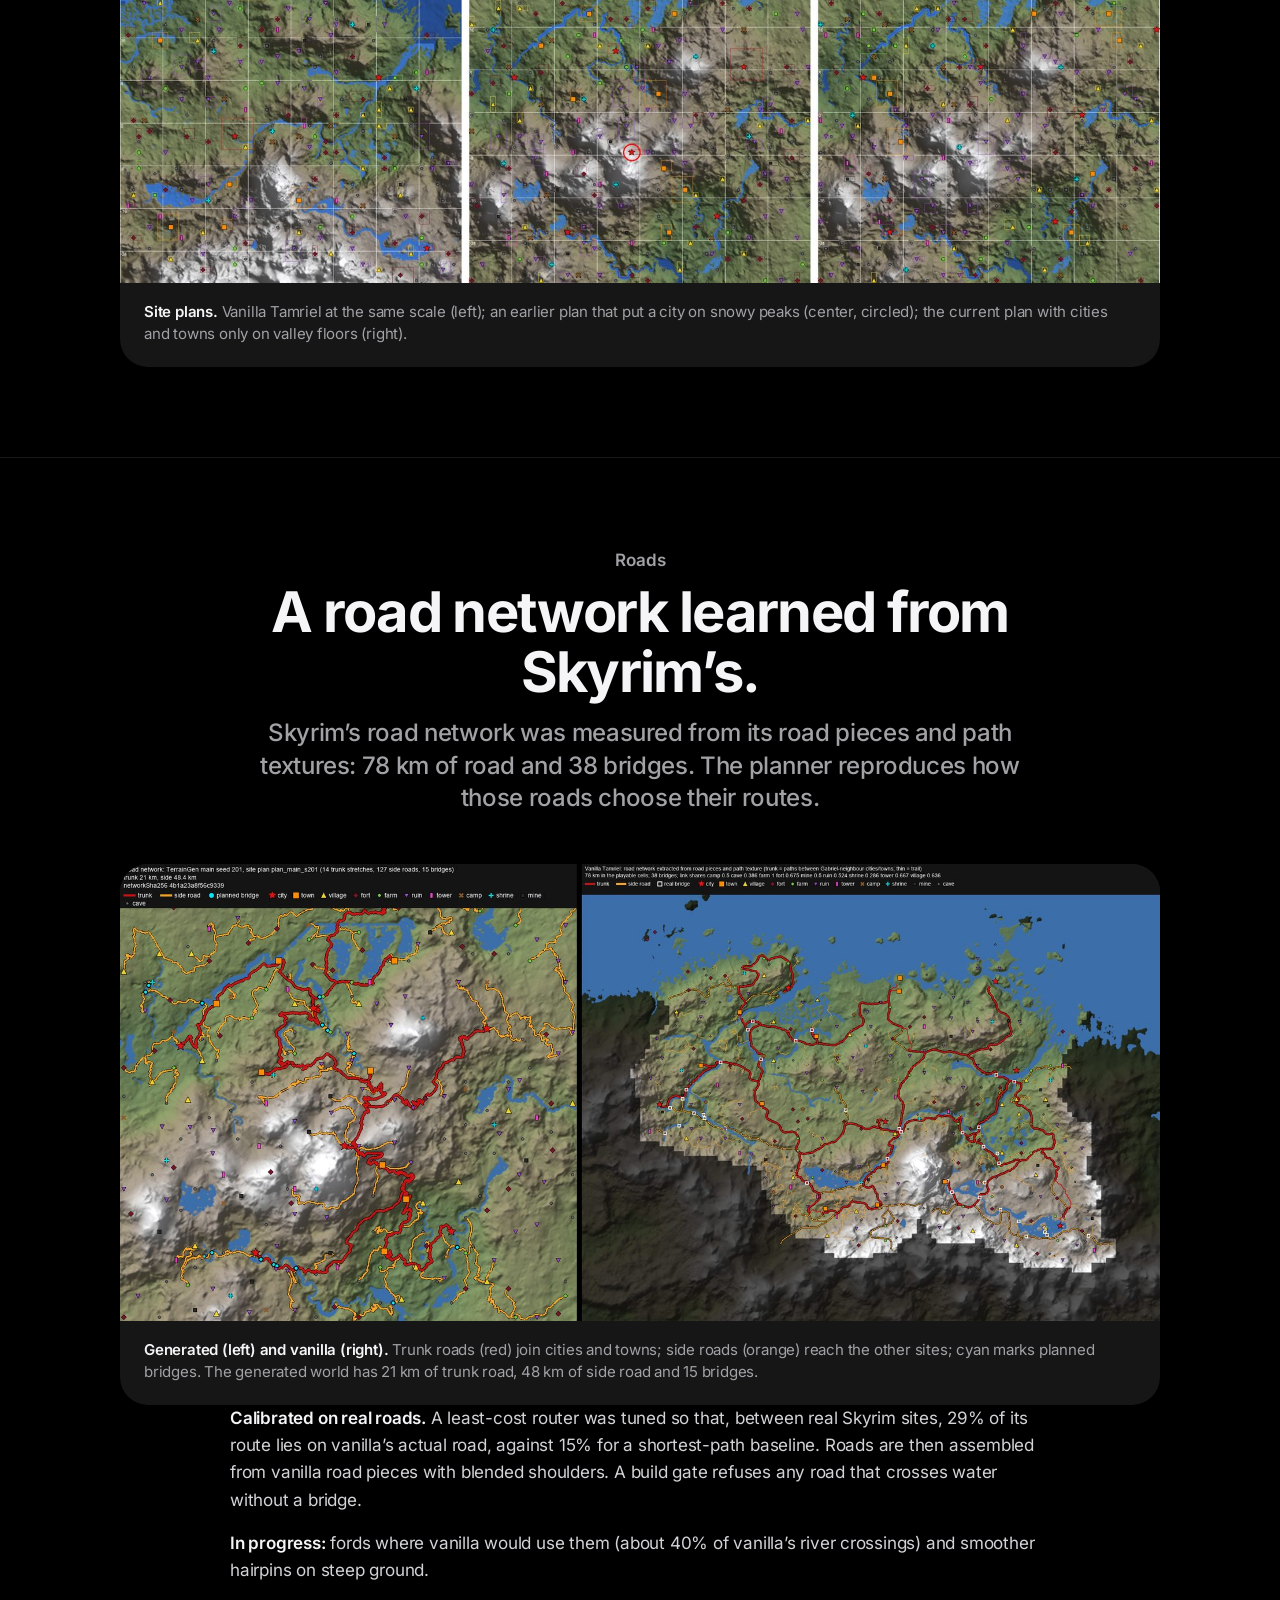
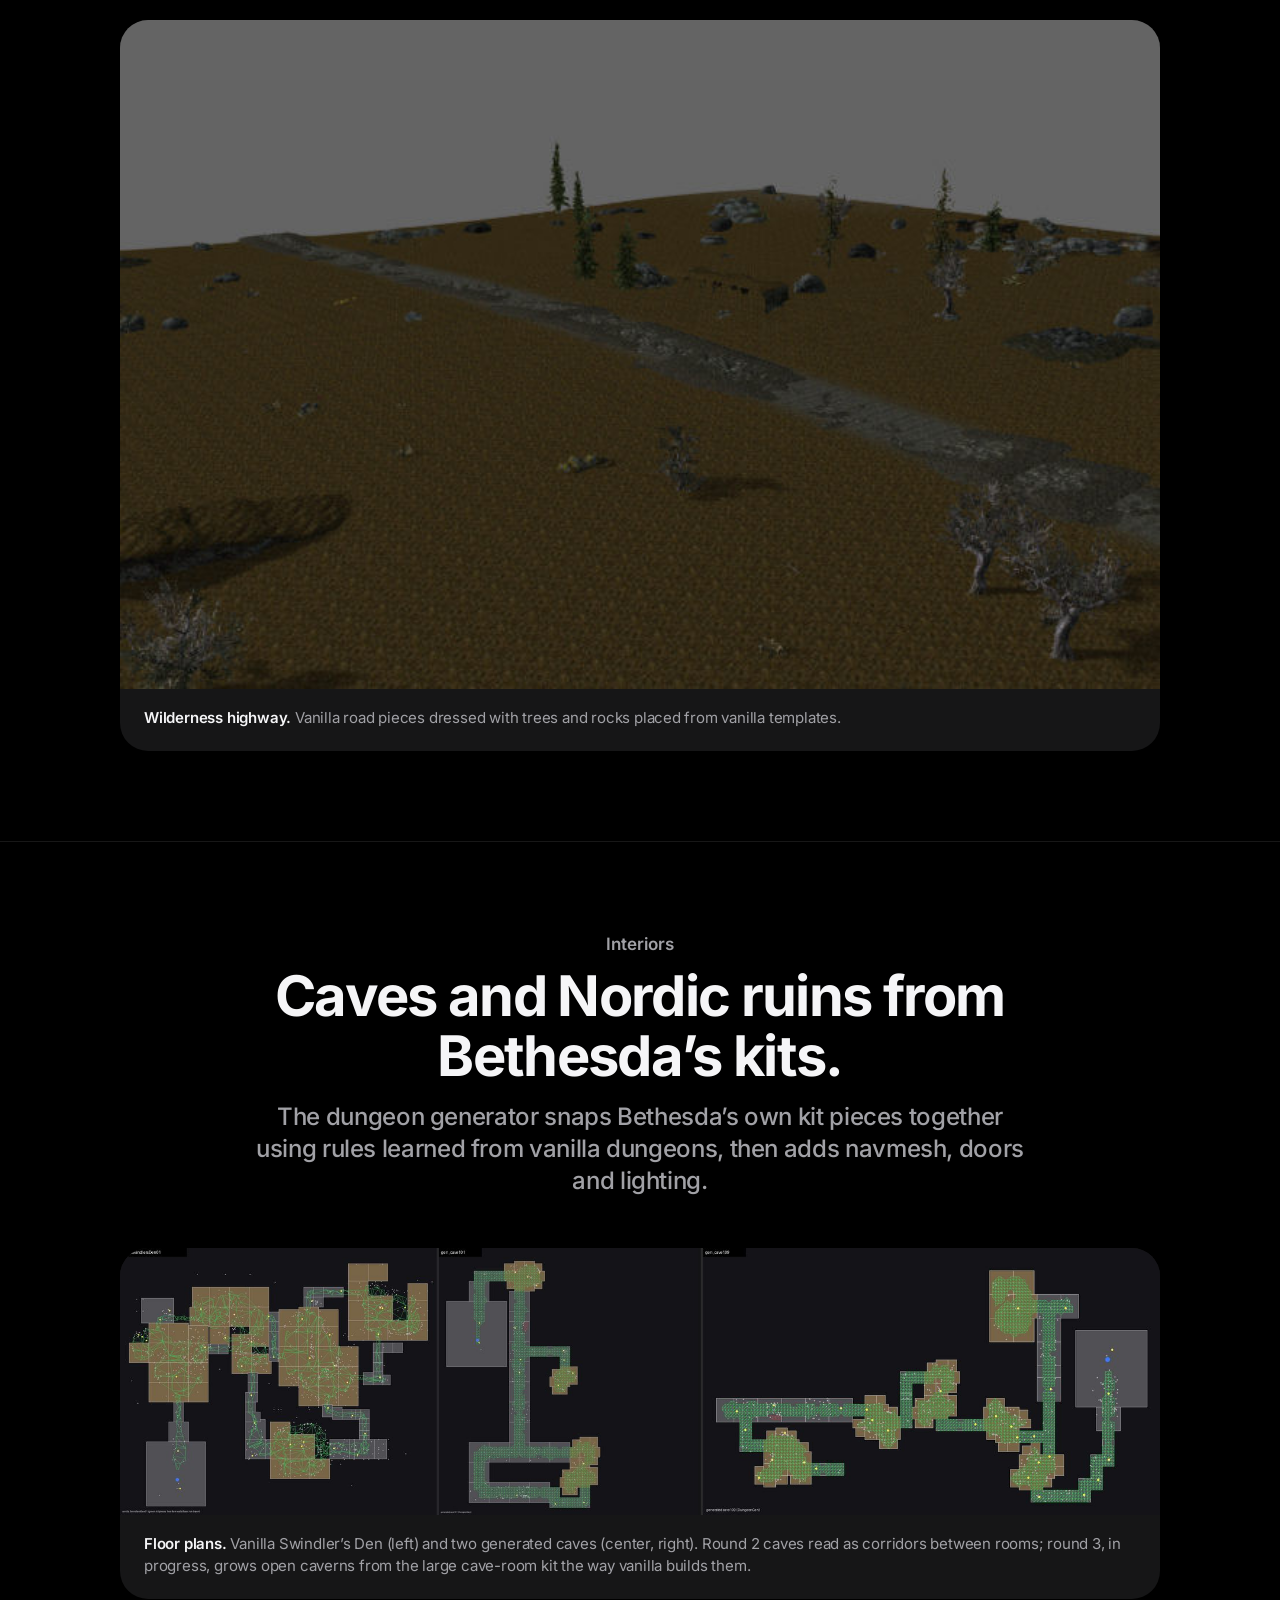
<file: mcp.html>
<!doctype html>
<html lang="en">
<head>
  <meta charset="utf-8">
  <meta name="viewport" content="width=device-width, initial-scale=1">
  <title>Skyrim Creation Kit MCP Server — AI-Built Worlds | James Mann</title>
  <meta name="description" content="Skyrim Creation Kit MCP server: a Model Context Protocol server that lets AI models build Skyrim worlds with terrain, rivers, biomes, towns, roads and caves.">
  <meta name="theme-color" content="#000000">
  <meta name="color-scheme" content="dark">
  <link rel="canonical" href="https://bug.lat/mcp.html">
  <meta property="og:type" content="website">
  <meta property="og:title" content="Skyrim Creation Kit MCP Server">
  <meta property="og:description" content="A Model Context Protocol server that lets AI models build Skyrim worlds, side by side with vanilla: terrain, waterfalls, biomes, towns, roads and caves.">
  <meta property="og:url" content="https://bug.lat/mcp.html">
  <meta property="og:image" content="https://bug.lat/assets/img/mcp/scenes-top.jpg">
  <meta property="og:image:width" content="1800">
  <meta property="og:image:height" content="897">
  <meta property="og:image:alt" content="Top-down view of generated Skyrim terrain scenes">
  <link rel="icon" type="image/png" href="assets/img/favicon.png">
  <link rel="apple-touch-icon" href="assets/img/apple-touch-icon.png">
  <link rel="stylesheet" href="assets/css/style.css?v=20261031">
  <script>document.documentElement.classList.add("js")</script>
  <meta name="author" content="James G. Mann">
  <meta name="robots" content="index, follow, max-image-preview:large, max-snippet:-1">
  <meta property="og:site_name" content="James Mann, Ph.D.">
  <meta property="og:locale" content="en_US">
  <meta name="twitter:card" content="summary_large_image">
  <meta name="twitter:site" content="@TheBugCPT">
  <meta name="twitter:creator" content="@TheBugCPT">
  <script type="application/ld+json">
  {
    "@context": "https://schema.org",
    "@graph": [
      {
        "@type": "WebPage",
        "@id": "https://bug.lat/mcp.html#webpage",
        "url": "https://bug.lat/mcp.html",
        "name": "Skyrim Creation Kit MCP Server",
        "isPartOf": { "@id": "https://bug.lat/#website" },
        "mainEntity": { "@id": "https://bug.lat/mcp.html#software" },
        "primaryImageOfPage": "https://bug.lat/assets/img/mcp/scenes-top.jpg",
        "breadcrumb": { "@type": "BreadcrumbList", "itemListElement": [
          { "@type": "ListItem", "position": 1, "name": "Home", "item": "https://bug.lat/" },
          { "@type": "ListItem", "position": 2, "name": "MCP Project", "item": "https://bug.lat/mcp.html" }
        ] }
      },
      { "@type": "Person", "@id": "https://bug.lat/#person", "name": "James Mann", "alternateName": ["James G. Mann"], "url": "https://bug.lat/" },
      {
        "@type": "SoftwareSourceCode",
        "@id": "https://bug.lat/mcp.html#software",
        "name": "Skyrim Creation Kit MCP Server",
        "alternateName": ["creationkit-mcp", "Skyrim Worldspace MCP"],
        "description": "Model Context Protocol server exposing 80 tools, backed by a .NET pipeline, that lets AI models generate Skyrim Special Edition worlds: terrain quilted from vanilla landscape pieces in eight scene types, rivers, lakes and waterfalls, biomes placed from scene type and terrain, site and road plans learned from Tamriel, transplanted and varied vanilla sites, generated caves and Nordic ruins, navmesh, and distant LOD, verified with Mutagen, an isolated Creation Kit sandbox, and an unattended in-game test harness.",
        "codeRepository": "https://github.com/14manj01/creationkit-mcp",
        "programmingLanguage": ["Python", "C#", "C++"],
        "runtimePlatform": "Windows",
        "keywords": "Skyrim MCP server, Creation Kit MCP, Skyrim Creation Kit MCP, Model Context Protocol, MCP server, Skyrim Special Edition, procedural generation, worldspace, Creation Kit, Mutagen, navmesh, local LLM, Qwen",
        "image": ["https://bug.lat/assets/img/mcp/scenes-top.jpg", "https://bug.lat/assets/img/mcp/m3-top-r3-r5-vanilla.jpg", "https://bug.lat/assets/img/mcp/m3-eye-bridge.jpg", "https://bug.lat/assets/img/mcp/waterfalls-before-after-vanilla.jpg", "https://bug.lat/assets/img/mcp/biomes-before-after-vanilla.jpg", "https://bug.lat/assets/img/mcp/roads-generated-vs-vanilla.jpg", "https://bug.lat/assets/img/mcp-helgen-compare.jpg"],
        "author": { "@id": "https://bug.lat/#person" },
        "creativeWorkStatus": "In development",
        "dateModified": "2026-10-29"
      },
      {
        "@type": "FAQPage",
        "@id": "https://bug.lat/mcp.html#faq",
        "isPartOf": { "@id": "https://bug.lat/mcp.html#webpage" },
        "mainEntity": [
          { "@type": "Question", "name": "What is the Skyrim Creation Kit MCP server?", "acceptedAnswer": { "@type": "Answer", "text": "The Skyrim Creation Kit MCP Server (repository creationkit-mcp) is a Model Context Protocol server with 80 tools, backed by a .NET build pipeline, that lets AI models build new Skyrim Special Edition worldspaces. An MCP client calls its tools to plan a world and write it as a plugin, and every result is read back with Mutagen and inspected in an isolated Creation Kit sandbox. It is an unaffiliated fan project by James Mann." } },
          { "@type": "Question", "name": "What can the Skyrim Creation Kit MCP server generate?", "acceptedAnswer": { "@type": "Answer", "text": "Terrain in eight scene types quilted from vanilla Skyrim landscape pieces; rivers, lakes and waterfalls; biomes with trees, rocks and ground cover placed from the shape of the land; transplanted and varied Bethesda sites such as Helgen, Riverwood and Fort Greymoor; site plans and road networks with vanilla bridges; caves and Nordic ruins built from Bethesda’s kit pieces; and navmesh, gameplay records and distant LOD for the finished region." } },
          { "@type": "Question", "name": "What do I need to run the Skyrim Creation Kit MCP server?", "acceptedAnswer": { "@type": "Answer", "text": "A Windows PC with Skyrim Special Edition’s official game files and Python. The README creates a Python virtual environment, installs requirements.txt, and runs mcp_server.py as a local stdio MCP server; an MCP host is configured to launch that environment’s Python with the absolute path to mcp_server.py. The independent Mutagen verifier needs the .NET SDK, the Creation Kit inspection tools need a copied Creation Kit sandbox with the CKPE camera plug-in, and the local-model scripts need a local Qwen model service." } }
        ]
      }
    ]
  }
  </script>
</head>
<body>
  <header class="nav">
    <div class="wrap">
      <a class="brand" href="index.html"><img src="assets/img/avatar.jpg" alt="" width="26" height="26">bug.lat</a>
      <button class="nav-toggle" aria-label="Menu" aria-expanded="false"><span></span><span></span></button>
      <ul class="nav-links">
        <li><a href="index.html">Home</a></li>
        <li><a href="resume.html">Resume</a></li>
        <li><a href="publications.html">Publications</a></li>
        <li><a href="programming.html">Programming</a></li>
        <li><a href="mcp.html" aria-current="page">MCP Project</a></li>
      </ul>
    </div>
  </header>

  <main>
    <section class="page-hero">
      <div class="wrap">
        <p class="eyebrow reveal">Skyrim, generated.</p>
        <h1 class="display reveal d1"><span class="grad-blue">Skyrim Creation Kit MCP Server</span></h1>
        <p class="lead reveal d2">A Model Context Protocol server and a .NET build pipeline that let AI models build Skyrim Special Edition worlds: mountains, rivers, waterfalls, biomes, forts and towns, roads and bridges, caves and ruins. The aim is a world that looks like Bethesda made it and works in the game.</p>
        <div class="actions reveal d3">
          <a class="btn" href="https://github.com/14manj01/creationkit-mcp" target="_blank" rel="noopener"><span class="i i-github"></span>creationkit-mcp on GitHub</a>
          <a class="more" href="mcp-log-2026-10-29.html">Project log: October 29, 2026</a>
        </div>
        <p class="muted reveal d3" style="font-size:14px;margin-top:18px">Every picture below is a real build output, shown next to vanilla Skyrim wherever a comparison exists.</p>
      </div>
    </section>

    <nav class="subnav" aria-label="On this page">
      <div class="wrap">
        <a href="#overview">Overview</a>
        <a href="#terrain">Terrain</a>
        <a href="#water">Rivers &amp; falls</a>
        <a href="#biomes">Biomes</a>
        <a href="#region">The region</a>
        <a href="#tiles">Joined regions</a>
        <a href="#sites">Sites</a>
        <a href="#roads">Roads</a>
        <a href="#interiors">Interiors</a>
        <a href="#flora">New biomes</a>
        <a href="#verification">Verification</a>
        <a href="#process">How it’s built</a>
        <a href="#faq">FAQ</a>
        <a href="#log">Project log</a>
      </div>
    </nav>

    <section class="section anchor" id="overview" style="padding-top:40px">
      <div class="wrap">
<figure class="figure reveal">
          <a class="zoom" href="assets/img/mcp/scenes-top.jpg" target="_blank" rel="noopener"><img src="assets/img/mcp/scenes-top.jpg" alt="Eight generated landscapes seen from above: Skyrim mix, tundra plains, pine forest, fall forest, the Reach, snow peaks, an island, and a desert stand-in" width="1800" height="897"></a>
          <figcaption><b>Eight landscapes, one generator.</b> Each panel is a separate 64×64-cell world (about half the area of Skyrim’s map) from the same seed, one per scene type. Blue is water: every river runs continuously from its source to a lake or the sea. Hillshade render of the raw heightmap.</figcaption>
        </figure>
        <div class="bento" style="margin-top:20px">
          <div class="card span-2 reveal"><p class="stat grad-blue">80</p><p class="stat-label">MCP tools an AI client can call</p></div>
          <div class="card span-2 reveal d1"><p class="stat grad-green">8</p><p class="stat-label">landscape scene types, each modeled on a real part of Skyrim</p></div>
          <div class="card span-2 reveal d2"><p class="stat grad-amber">11–25 s</p><p class="stat-label">to generate a 64×64-cell world’s terrain, rivers and lakes</p></div>
          <div class="card span-2 reveal"><p class="stat grad-blue">272</p><p class="stat-label">Bethesda sites in the transplant library, 263 passing headless checks</p></div>
          <div class="card span-2 reveal d1"><p class="stat grad-green">0</p><p class="stat-label">differences along the seams of three regions built separately and joined</p></div>
          <div class="card span-2 reveal d2"><p class="stat grad-amber">550</p><p class="stat-label">commits in the first seven days, each result rebuilt and checked from its commit</p></div>
        </div>
      </div>
    </section>

    <hr class="divider">

    <section class="section anchor" id="terrain">
      <div class="wrap">
        <div class="section-head reveal">
          <p class="eyebrow">Landscape</p>
          <h2 class="headline">Terrain made from Skyrim itself.</h2>
          <p class="lead">The first generator drew mountains from math, and they never looked like Skyrim. The current one plans the large shape, then builds the ground out of real pieces of Bethesda’s landscape.</p>
        </div>
        <div class="prose reveal">
          <p><b>Scene plan first.</b> A seeded plan lays out where the ranges, basins, valleys and coast go, using proportions measured from a real part of Skyrim for that scene type. A pine scene gets the Falkreath forest hills; a Reach scene gets the Reach’s broken rock; an island scene gets a Solstheim-like coast.</p>
          <p><b>Then quilting.</b> The ground inside the plan is assembled from 5×5-cell pieces of Tamriel and Solstheim. Each piece is chosen to match the plan and its neighbours, then blended in. The Throat of the World is left out of the library so it can’t be copied, and no generated peak rises above its height.</p>
          <p><b>Then water.</b> Rivers are carved downhill to lakes or the sea with a continuous bed, lakes get stepped water planes like vanilla’s, and waterfalls form where a river drops between levels.</p>
          <p><b>Deterministic.</b> The same seed, settings and game files always give the same terrain, byte for byte. A scene builds in 11–25 seconds for 64×64 cells on a 32-thread machine.</p>
        </div>
<figure class="figure reveal">
          <a class="zoom" href="assets/img/mcp/scenes-aerial.jpg" target="_blank" rel="noopener"><img src="assets/img/mcp/scenes-aerial.jpg" alt="Low-angle views of the highest ground in each of the eight generated scenes" width="1800" height="653" loading="lazy"></a>
          <figcaption><b>The biggest massif in each scene.</b> Same eight worlds, looking at the highest ground from a low angle. Snow peaks rise into single massifs; the Reach and fall forest stay broken and hilly, like their vanilla sources.</figcaption>
        </figure>
        <div class="table-wrap reveal"><table class="data"><thead><tr><th>Scene</th><th>Terrain pieces from</th><th>Character</th></tr></thead><tbody>
<tr><td>Skyrim mix</td><td>All of Skyrim</td><td>Ranges, open tundra, river valleys, lakes</td></tr>
<tr><td>Tundra plains</td><td>Skyrim’s tundra region (Whiterun’s plains)</td><td>Wide, gentle ground with meandering rivers</td></tr>
<tr><td>Pine forest</td><td>Skyrim’s pine forest region (Falkreath)</td><td>Rolling hills, many small lakes</td></tr>
<tr><td>Fall forest</td><td>Skyrim’s fall forest region (the Rift)</td><td>Lumpy ground, terraces, many lakes</td></tr>
<tr><td>The Reach</td><td>The Reach</td><td>Broken rock, gorges, steep small hills</td></tr>
<tr><td>Snow peaks</td><td>Skyrim’s snow region</td><td>Tall single massifs and high valleys</td></tr>
<tr><td>Island</td><td>Solstheim</td><td>Coastline, offshore islets, a central upland</td></tr>
<tr><td>Desert (stand-in)</td><td>Reach badlands, Eastmarch volcanic flats, Solstheim ash</td><td>Dry, rugged ground with few rivers</td></tr>
</tbody></table></div>
<figure class="figure reveal">
          <a class="zoom" href="assets/img/mcp-terrain-r11.jpg" target="_blank" rel="noopener"><img src="assets/img/mcp-terrain-r11.jpg" alt="Three distant-LOD views from the same camera: an older terrain round, a later one, and vanilla Skyrim" width="1444" height="498" loading="lazy"></a>
          <figcaption><b>Where it started.</b> An earlier, math-based generator (rounds 10 and 11, left and center) beside vanilla Tamriel (right). James’s verdict that it lacked Skyrim’s sweeping ranges led to the redesign above.</figcaption>
        </figure>
      </div>
    </section>

    <hr class="divider">

    <section class="section anchor" id="water">
      <div class="wrap">
        <div class="section-head reveal">
          <p class="eyebrow">Water</p>
          <h2 class="headline">Rivers, lakes and waterfalls.</h2>
          <p class="lead">Skyrim’s rivers step down through the landscape on flat water planes, with a waterfall at each step. The generator reproduces that, and every river is checked from source to mouth.</p>
        </div>
<figure class="figure reveal">
          <a class="zoom" href="assets/img/mcp/waterfalls-before-after-vanilla.jpg" target="_blank" rel="noopener"><img src="assets/img/mcp/waterfalls-before-after-vanilla.jpg" alt="Close-ups of three waterfalls: before the rework, after, and vanilla Skyrim" width="1600" height="1080" loading="lazy"></a>
          <figcaption><b>Waterfalls, before (left), after (middle), vanilla (right).</b> The old falls were smooth humps ending in a wall. They are now a concave drop made of small rock steps with benches, ending in a plunge pool. Untextured terrain, water in blue.</figcaption>
        </figure>
        <div class="table-wrap reveal"><table class="data"><thead><tr><th>Measure (median)</th><th class="n">Before</th><th class="n">Now</th><th class="n">Vanilla</th></tr></thead><tbody>
<tr><td>Lip height, share of the drop</td><td class="n">0.94</td><td class="n">0.65</td><td class="n">0.63</td></tr>
<tr><td>Biggest single step on the face (units)</td><td class="n">672</td><td class="n">200</td><td class="n">164</td></tr>
<tr><td>Face steepness</td><td class="n">75°</td><td class="n">39°</td><td class="n">27°</td></tr>
<tr><td>Face area steeper than 45°</td><td class="n">59%</td><td class="n">35%</td><td class="n">31%</td></tr>
<tr><td>Plunge pool depth (units)</td><td class="n">168</td><td class="n">200</td><td class="n">169</td></tr>
</tbody></table></div>
        <div class="prose reveal">
          <p>The faces are still a little steeper than vanilla’s, mostly because our falls drop further (a median of 1,104 units against vanilla’s 762). Every build checks that rivers carry water along their whole length (at most 0.1% of river points dry), have no breaks, and don’t kink at cell edges. On today’s 24 test worlds all water checks pass.</p>
        </div>

      </div>
    </section>

    <hr class="divider">

    <section class="section anchor" id="biomes">
      <div class="wrap">
        <div class="section-head reveal">
          <p class="eyebrow">Biomes</p>
          <h2 class="headline">Biomes from the land, not the map.</h2>
          <p class="lead">Which ground textures, trees and rocks go where is now decided by the scene type and the shape of the land, the way Skyrim’s own regions follow its terrain.</p>
        </div>
<figure class="figure reveal">
          <a class="zoom" href="assets/img/mcp/biomes-before-after-vanilla.jpg" target="_blank" rel="noopener"><img src="assets/img/mcp/biomes-before-after-vanilla.jpg" alt="Five textured top views: the old biome map, two versions of the new one, and two vanilla Skyrim areas" width="1800" height="367" loading="lazy"></a>
          <figcaption><b>Left to right:</b> the old biome map, which split the region along a straight line; the new map’s default; the new map with a forest-line setting that keeps the test region’s pine/tundra transition; and two vanilla Tamriel areas for comparison.</figcaption>
        </figure>
        <div class="prose reveal">
          <p><b>How it works.</b> Each scene type carries vanilla’s mix of biomes for that kind of country. A model trained on Tamriel then places them by elevation, slope and terrain shape. Map position is never an input, so no border runs straight across the world. An optional forest-line setting moves the pine/tundra boundary up or down the hills.</p>
          <p><b>Results.</b> In the test region the longest straight run of biome border fell from 17 km to 12 km (vanilla areas: 14–34 km). Transitions are as wide as vanilla’s, about 1,300 units. There are no volcanic patches where they don’t belong.</p>
          <p><b>Filling.</b> Trees, shrubs, rocks and ground cover come from terrain-matched patches of vanilla Skyrim, at vanilla’s density. The forest floor follows the trees, roadsides get their own trees, and a regulator keeps exposed rock near vanilla’s share. Still open: shore textures appear beside some inland lakes, and the default Skyrim mix makes too little fall forest (1% against vanilla’s 7.6%).</p>
        </div>

      </div>
    </section>

    <hr class="divider">

    <section class="section anchor" id="region">
      <div class="wrap">
        <div class="section-head reveal">
          <p class="eyebrow">The test region</p>
          <h2 class="headline">Milestone 3: a whole region.</h2>
          <p class="lead">An 8×8-cell region written by one command: generated terrain and river, three transplanted sites, a highway with a vanilla bridge, biome fill, navmesh, gameplay records, and distant LOD.</p>
        </div>
<figure class="figure reveal">
          <a class="zoom" href="assets/img/mcp/m3-top-r3-r5-vanilla.jpg" target="_blank" rel="noopener"><img src="assets/img/mcp/m3-top-r3-r5-vanilla.jpg" alt="Three textured top-down LOD views: region round 3, round 5, and vanilla Skyrim" width="1800" height="614" loading="lazy"></a>
          <figcaption><b>From above.</b> Round 3 (left), the approved round 5 on the new terrain generator (center), and a vanilla Tamriel area (right), all with textured distant LOD and the same camera.</figcaption>
        </figure>
<figure class="figure reveal">
          <a class="zoom" href="assets/img/mcp/m3-oblique-r3-r5-vanilla.jpg" target="_blank" rel="noopener"><img src="assets/img/mcp/m3-oblique-r3-r5-vanilla.jpg" alt="Three oblique distant-LOD views: round 3, round 5 with its surroundings, and vanilla Skyrim" width="1800" height="621" loading="lazy"></a>
          <figcaption><b>From the north.</b> Round 3 was built as an isolated window (left). Round 5 (center) sits inside its generated surroundings, with snow on the far ranges, beside vanilla Tamriel (right).</figcaption>
        </figure>
        <div class="figure-grid" style="margin-top:20px">
<figure class="figure reveal">
          <a class="zoom" href="assets/img/mcp/m3-eye-bridge.jpg" target="_blank" rel="noopener"><img src="assets/img/mcp/m3-eye-bridge.jpg" alt="The generated highway approaching a vanilla stone bridge over the river" width="717" height="461" loading="lazy"></a>
          <figcaption><b>The river crossing.</b> The highway crosses on Bethesda’s Bridge01, seated on generated banks no steeper than vanilla’s.</figcaption>
        </figure><figure class="figure reveal">
          <a class="zoom" href="assets/img/mcp/m3-eye-greymoor.jpg" target="_blank" rel="noopener"><img src="assets/img/mcp/m3-eye-greymoor.jpg" alt="Fort Greymoor’s gate transplanted onto generated terrain" width="717" height="461" loading="lazy"></a>
          <figcaption><b>Fort Greymoor.</b> The fort’s gate, transplanted with its navmesh onto generated ground.</figcaption>
        </figure><figure class="figure reveal">
          <a class="zoom" href="assets/img/mcp/m3-eye-riverwood.jpg" target="_blank" rel="noopener"><img src="assets/img/mcp/m3-eye-riverwood.jpg" alt="Riverwood’s gate transplanted onto generated terrain" width="717" height="461" loading="lazy"></a>
          <figcaption><b>Riverwood.</b> The village gate on new ground. Boxes and rings are Creation Kit editor markers.</figcaption>
        </figure><figure class="figure reveal">
          <a class="zoom" href="assets/img/mcp/m3-eye-camp.jpg" target="_blank" rel="noopener"><img src="assets/img/mcp/m3-eye-camp.jpg" alt="A transplanted camp on generated terrain" width="717" height="461" loading="lazy"></a>
          <figcaption><b>Steamcrag camp.</b> A small site seated on the generated hillside.</figcaption>
        </figure>
        </div>
        <div class="table-wrap reveal"><table class="data"><thead><tr><th>Round 5 check</th><th>Result</th></tr></thead><tbody>
<tr><td>Rebuilt from its commit on a clean copy</td><td><span class="good">Byte-identical</span> (raw and final plugin hashes match)</td></tr>
<tr><td>Plugin read back with Mutagen</td><td><span class="good">Pass</span></td></tr>
<tr><td>Walkability routes on the navmesh, bridge deck included</td><td><span class="good">7 of 7</span></td></tr>
<tr><td>Roads crossing water without a bridge</td><td><span class="good">0</span></td></tr>
<tr><td>Site and road banks steeper than vanilla’s</td><td><span class="good">0</span></td></tr>
<tr><td>Distant LOD generated unattended</td><td><span class="good">Yes</span></td></tr>
</tbody></table></div>
        <div class="prose reveal">
          <p><b>Round 6 (building now)</b> rebuilds the same region on the new biomes, blends each transplanted site’s vanilla ground into the surrounding biome (Fort Dunstad’s snowy square was the visible case), and makes sites near a tile edge reproducible from both sides.</p>
        </div>

      </div>
    </section>

    <hr class="divider">

    <section class="section anchor" id="tiles">
      <div class="wrap">
        <div class="section-head reveal">
          <p class="eyebrow">Scale</p>
          <h2 class="headline">Regions that join without seams.</h2>
          <p class="lead">A full world will be built tile by tile, so separately built regions have to meet exactly.</p>
        </div>
<figure class="figure reveal">
          <a class="zoom" href="assets/img/mcp/tiles-band.jpg" target="_blank" rel="noopener"><img src="assets/img/mcp/tiles-band.jpg" alt="Textured top view of three regions built separately and joined" width="1440" height="480" loading="lazy"></a>
          <figcaption><b>Three regions, built separately and merged.</b> Heights, colours, normals, water, the highway, textures and navmesh all agree at the joins: 0 differences on every shared edge, and navmesh links run across. Each region takes about 80 seconds and 7–8 GB of memory.</figcaption>
        </figure>
      </div>
    </section>

    <hr class="divider">

    <section class="section anchor" id="sites">
      <div class="wrap">
        <div class="section-head reveal">
          <p class="eyebrow">Sites</p>
          <h2 class="headline">Learning from Bethesda’s sites.</h2>
          <p class="lead">Procedural towns look procedural. So the engine starts from complete Bethesda-authored locations and climbs a ladder of variation, learning the rules from the game itself.</p>
        </div>
        <div class="ladder reveal">
          <div class="now"><b>Copy</b><span>Exact transplant of a vanilla site</span></div>
          <div class="now"><b>Re-seat</b><span>Rotate, mirror, fit to new terrain</span></div>
          <div class="now"><b>Re-dress</b><span>Swap clutter, buildings and fences by biome and faction</span></div>
          <div class="now"><b>Recombine</b><span>New layouts from parts of many sites</span></div>
          <div class="now"><b>Grow</b><span>Extend with Bethesda’s kit snap rules</span></div>
          <div><b>Generate</b><span>New sites from the learned rules</span></div>
        </div>
        <p class="muted reveal" style="text-align:center;font-size:14px;margin:14px 0 44px">Highlighted rungs work today. 1,398 snap rules have been learned from Bethesda’s kit pieces.</p>
<figure class="figure reveal">
          <a class="zoom" href="assets/img/mcp-helgen-compare.jpg" target="_blank" rel="noopener"><img src="assets/img/mcp-helgen-compare.jpg" alt="Side by side: vanilla Helgen on the left, transplanted Helgen on the right, same camera" width="1444" height="485" loading="lazy"></a>
          <figcaption><b>Milestone 1: Helgen, transplanted.</b> All 8 cells of the fort town, 570 objects with terrain and navmesh, rebuilt in a new worldspace. Vanilla (left) and transplant (right), same camera. Accepted.</figcaption>
        </figure>
<figure class="figure reveal">
          <a class="zoom" href="assets/img/mcp/variation-fort.jpg" target="_blank" rel="noopener"><img src="assets/img/mcp/variation-fort.jpg" alt="Three eye-height views of a fort: vanilla and two generated variations" width="1800" height="406" loading="lazy"></a>
          <figcaption><b>Variation: a fort.</b> The vanilla copy (left) and variants A and B. Layouts are re-seated and re-dressed with swapped building and fence kits.</figcaption>
        </figure>
<figure class="figure reveal">
          <a class="zoom" href="assets/img/mcp/variation-farm.jpg" target="_blank" rel="noopener"><img src="assets/img/mcp/variation-farm.jpg" alt="Three top-down views of a crop farm: vanilla and two generated variations" width="1800" height="406" loading="lazy"></a>
          <figcaption><b>Variation: a crop farm from above.</b> The field split is learned from vanilla farms: on farms held out of training, misses fell from 5 of 11 to 1 of 11.</figcaption>
        </figure>
        <h3 class="sub-head reveal">Where sites go</h3>
        <div class="prose reveal"><p>A deterministic planner places cities, towns, villages, forts, farms, mines, camps, ruins, towers and shrines across a generated world, using spacing and ground rules learned from 279 Tamriel sites. A 64×64-cell world gets about 246 sites. The current revision only places a city where the ground is as good as vanilla’s city sites, preferring fewer cities to bad ones.</p></div>
<figure class="figure reveal">
          <a class="zoom" href="assets/img/mcp/siteplan.jpg" target="_blank" rel="noopener"><img src="assets/img/mcp/siteplan.jpg" alt="Three site maps: a vanilla Tamriel area, an earlier generated plan, and the current plan" width="1559" height="552" loading="lazy"></a>
          <figcaption><b>Site plans.</b> Vanilla Tamriel at the same scale (left); an earlier plan that put a city on snowy peaks (center, circled); the current plan with cities and towns only on valley floors (right).</figcaption>
        </figure>
      </div>
    </section>

    <hr class="divider">

    <section class="section anchor" id="roads">
      <div class="wrap">
        <div class="section-head reveal">
          <p class="eyebrow">Roads</p>
          <h2 class="headline">A road network learned from Skyrim’s.</h2>
          <p class="lead">Skyrim’s road network was measured from its road pieces and path textures: 78 km of road and 38 bridges. The planner reproduces how those roads choose their routes.</p>
        </div>
<figure class="figure reveal">
          <a class="zoom" href="assets/img/mcp/roads-generated-vs-vanilla.jpg" target="_blank" rel="noopener"><img src="assets/img/mcp/roads-generated-vs-vanilla.jpg" alt="Two road maps: a generated network with trunk roads, side roads and planned bridges, and vanilla Tamriel’s extracted network" width="1800" height="790" loading="lazy"></a>
          <figcaption><b>Generated (left) and vanilla (right).</b> Trunk roads (red) join cities and towns; side roads (orange) reach the other sites; cyan marks planned bridges. The generated world has 21 km of trunk road, 48 km of side road and 15 bridges.</figcaption>
        </figure>
        <div class="prose reveal">
          <p><b>Calibrated on real roads.</b> A least-cost router was tuned so that, between real Skyrim sites, 29% of its route lies on vanilla’s actual road, against 15% for a shortest-path baseline. Roads are then assembled from vanilla road pieces with blended shoulders. A build gate refuses any road that crosses water without a bridge.</p>
          <p><b>In progress:</b> fords where vanilla would use them (about 40% of vanilla’s river crossings) and smoother hairpins on steep ground.</p>
        </div>
<figure class="figure reveal">
          <a class="zoom" href="assets/img/mcp-highway.jpg" target="_blank" rel="noopener"><img src="assets/img/mcp-highway.jpg" alt="A generated highway crossing open terrain with scattered pines and rocks" width="717" height="461" loading="lazy"></a>
          <figcaption><b>Wilderness highway.</b> Vanilla road pieces dressed with trees and rocks placed from vanilla templates.</figcaption>
        </figure>
      </div>
    </section>

    <hr class="divider">

    <section class="section anchor" id="interiors">
      <div class="wrap">
        <div class="section-head reveal">
          <p class="eyebrow">Interiors</p>
          <h2 class="headline">Caves and Nordic ruins from Bethesda’s kits.</h2>
          <p class="lead">The dungeon generator snaps Bethesda’s own kit pieces together using rules learned from vanilla dungeons, then adds navmesh, doors and lighting.</p>
        </div>
<figure class="figure reveal">
          <a class="zoom" href="assets/img/mcp/dungeon-plans.jpg" target="_blank" rel="noopener"><img src="assets/img/mcp/dungeon-plans.jpg" alt="Three dungeon floor plans: a vanilla cave and two generated caves" width="1800" height="463" loading="lazy"></a>
          <figcaption><b>Floor plans.</b> Vanilla Swindler’s Den (left) and two generated caves (center, right). Round 2 caves read as corridors between rooms; round 3, in progress, grows open caverns from the large cave-room kit the way vanilla builds them.</figcaption>
        </figure>
<figure class="figure reveal">
          <a class="zoom" href="assets/img/mcp/dungeon-nordic-room.jpg" target="_blank" rel="noopener"><img src="assets/img/mcp/dungeon-nordic-room.jpg" alt="Two in-editor views: a vanilla Nordic barrow room and a generated Nordic ruin room" width="1622" height="520" loading="lazy"></a>
          <figcaption><b>Nordic ruin.</b> Vanilla Shroud Hearth Barrow (left) and a generated ruin room (right) in the Creation Kit.</figcaption>
        </figure>
        <div class="prose reveal">
          <p>Each generated dungeon is read back, checked for gaps between pieces, and its navmesh tested for reachability, and it rebuilds identically from its commit. Generated navmesh was about four times denser than vanilla’s; round 3 thins it to vanilla’s density. The first linked interior, the Guldun Rock cave behind Fort Greymoor’s sewer grate, was approved.</p>
        </div>

      </div>
    </section>

    <hr class="divider">

    <section class="section anchor" id="flora">
      <div class="wrap">
        <div class="section-head reveal">
          <p class="eyebrow">New biomes</p>
          <h2 class="headline">Ready for new lands.</h2>
          <p class="lead">The pipeline can take biomes Skyrim doesn’t have, such as Elsweyr’s Anequina desert, once custom models are supplied.</p>
        </div>
<figure class="figure reveal">
          <a class="zoom" href="assets/img/mcp/flora-anequina-dryrun.jpg" target="_blank" rel="noopener"><img src="assets/img/mcp/flora-anequina-dryrun.jpg" alt="A dry run of an Anequina desert biome: placements map and zone map" width="1800" height="770" loading="lazy"></a>
          <figcaption><b>Anequina dry run.</b> A desert biome spec run on vanilla stand-in models: 1,562 placements, with ground zones (dunes, badlands, mesa tops, scrub) shown on the right. An intake validator checks new models before they enter a build.</figcaption>
        </figure>
<figure class="figure reveal">
          <a class="zoom" href="assets/img/mcp/desert-oblique.jpg" target="_blank" rel="noopener"><img src="assets/img/mcp/desert-oblique.jpg" alt="Five low-angle terrain views: three generated desert scenes, the vanilla Reach and vanilla Solstheim ash" width="1800" height="250" loading="lazy"></a>
          <figcaption><b>Desert terrain.</b> Three seeds of the new desert scene (left) beside the vanilla Reach and Solstheim’s ash lands (right), the sources it is built from. Dunes, mesas and dry riverbeds come later with custom models.</figcaption>
        </figure>
      </div>
    </section>

    <hr class="divider">

    <section class="section anchor" id="verification">
      <div class="wrap">
        <div class="section-head reveal">
          <p class="eyebrow">Verification</p>
          <h2 class="headline">Proof, not vibes.</h2>
          <p class="lead">Nothing is accepted on a model’s say-so. Every result is rebuilt from its commit and checked by machine, then judged by eye against vanilla.</p>
        </div>
        <div class="bento">
          <div class="card span-3 reveal">
            <p class="kicker">Byte-level</p>
            <h3 class="title">Rebuilt and read back.</h3>
            <p>Plugins are written byte for byte, then read back independently with Mutagen. A reviewer rebuilds each result from a clean copy of its commit and compares hashes before anything is shown for approval.</p>
          </div>
          <div class="card span-3 reveal d1">
            <p class="kicker">Build gates</p>
            <h3 class="title">Checks that refuse a build.</h3>
            <p>No road over water without a bridge; no site or road bank steeper than vanilla’s; continuous rivers; matching seams between regions; dependency checks for actors and quests; cliff-top exposure; forest floor under its trees.</p>
          </div>
          <div class="card span-3 reveal">
            <p class="kicker">Creation Kit</p>
            <h3 class="title">A sandboxed editor.</h3>
            <p>An isolated Creation Kit with a custom C++ camera plug-in captures views tied to exact build hashes. xLODGen runs unattended so distant terrain matches the build just written.</p>
          </div>
          <div class="card span-3 reveal d1">
            <p class="kicker">In the game</p>
            <h3 class="title">An unattended test harness.</h3>
            <p>It boots the real game, walks NPCs along test routes, and restores the install file for file. Calibration session: 8 of 8 boots and restores verified. The generated region’s first in-game walk is planned this week.</p>
          </div>
        </div>
        <div class="callout reveal" style="margin-top:28px"><b>Pictures beside vanilla.</b> Numbers “inside vanilla’s range” are not enough, because Skyrim’s spread is wide. Every round is shown next to vanilla at the same camera, and James makes the call. A learned critic trained on 51 of his verdicts scores 7 of 9 on held-out terrain rounds, not yet good enough to stand in for him.</div>

      </div>
    </section>

    <hr class="divider">

    <section class="section anchor" id="process">
      <div class="wrap">
        <div class="section-head reveal">
          <p class="eyebrow">How it’s built</p>
          <h2 class="headline">One architect, a team of agents.</h2>
          <p class="lead">The project is developed by AI coding agents working under one set of project rules, with James setting direction and judging the pictures.</p>
        </div>
        <div class="bento">
          <div class="card span-3 reveal">
            <p class="kicker">Lanes</p>
            <h3 class="title">Up to four agents at once.</h3>
            <p>An architect agent splits the work into lanes (terrain, biomes, sites and assembly, interiors, roads and plans, gameplay content, in-game testing). Each lane owns its files, commits only those, and hands its result back with pictures. The architect rebuilds and checks it before James sees it.</p>
          </div>
          <div class="card span-3 reveal d1">
            <p class="kicker">Decisions</p>
            <h3 class="title">Agreed with pictures.</h3>
            <p>Big changes go to James as a decision brief: options with example pictures and a recommended choice. His verdicts are recorded per round and become training data for the critic.</p>
          </div>
          <div class="card span-4 reveal">
            <p class="kicker">Rules</p>
            <h3 class="title">Official game files only.</h3>
            <p>Sources are Skyrim.esm, Update.esm and the three official DLC, in an explicit load order. No third-party mods, and the game install is never modified outside the test harness, which restores it.</p>
          </div>
          <div class="card span-2 reveal d1">
            <p class="kicker">Stack</p>
            <h3 class="title">Built with</h3>
            <div class="chips"><span class="chip">Python</span><span class="chip">MCP (stdio)</span><span class="chip">C# / .NET 10</span><span class="chip">Mutagen</span><span class="chip">C++ CKPE plug-in</span><span class="chip">Creation Kit</span><span class="chip">xLODGen</span><span class="chip">Papyrus</span><span class="chip">Claude</span><span class="chip">Codex</span><span class="chip">Local Qwen</span></div>
          </div>
        </div>
        <div class="table-wrap reveal" style="margin-top:28px"><table class="data"><thead><tr><th>Pipeline stage</th><th>Module</th><th>State</th></tr></thead><tbody>
<tr><td>Land and water</td><td>TerrainGen</td><td><span class="st ok">Working</span></td></tr>
<tr><td>Biomes and wilderness fill</td><td>BiomeFill</td><td><span class="st ok">Working</span></td></tr>
<tr><td>Site plan</td><td>SitePlan</td><td><span class="st run">Revising</span></td></tr>
<tr><td>Road network</td><td>RoadPlan</td><td><span class="st run">Revising</span></td></tr>
<tr><td>Sites: transplant and assembly</td><td>SiteTransplant</td><td><span class="st ok">Working</span></td></tr>
<tr><td>Site variation</td><td>SiteVariation</td><td><span class="st wait">In review</span></td></tr>
<tr><td>Navmesh</td><td>NavmeshGen</td><td><span class="st ok">Working</span></td></tr>
<tr><td>Interiors and dungeons</td><td>InteriorTransplant, DungeonGen</td><td><span class="st run">Round 3</span></td></tr>
<tr><td>Gameplay records and persistent content</td><td>GameplayLayer, PersistentContent</td><td><span class="st ok">Working</span></td></tr>
<tr><td>Distant LOD</td><td>LodGen</td><td><span class="st ok">Working</span></td></tr>
<tr><td>Checks and in-game tests</td><td>MutagenCheck, GameTest</td><td><span class="st ok">Working</span></td></tr>
</tbody></table></div>
      </div>
    </section>

    <hr class="divider">

    <section class="section anchor" id="faq">
      <div class="wrap">
        <div class="section-head reveal">
          <p class="eyebrow">FAQ</p>
          <h2 class="headline">Skyrim Creation Kit MCP server questions.</h2>
        </div>
        <div class="prose reveal">
          <h3 class="sub-head">What is the Skyrim Creation Kit MCP server?</h3>
          <p>The Skyrim Creation Kit MCP Server (repository creationkit-mcp) is a Model Context Protocol server with 80 tools, backed by a .NET build pipeline, that lets AI models build new Skyrim Special Edition worldspaces. An MCP client calls its tools to plan a world and write it as a plugin, and every result is read back with Mutagen and inspected in an isolated Creation Kit sandbox. It is an unaffiliated fan project by James Mann.</p>
          <h3 class="sub-head">What can the Skyrim Creation Kit MCP server generate?</h3>
          <p>Terrain in eight scene types quilted from vanilla Skyrim landscape pieces; rivers, lakes and waterfalls; biomes with trees, rocks and ground cover placed from the shape of the land; transplanted and varied Bethesda sites such as Helgen, Riverwood and Fort Greymoor; site plans and road networks with vanilla bridges; caves and Nordic ruins built from Bethesda’s kit pieces; and navmesh, gameplay records and distant LOD for the finished region.</p>
          <h3 class="sub-head">What do I need to run the Skyrim Creation Kit MCP server?</h3>
          <p>A Windows PC with Skyrim Special Edition’s official game files and Python. The README creates a Python virtual environment, installs requirements.txt, and runs mcp_server.py as a local stdio MCP server; an MCP host is configured to launch that environment’s Python with the absolute path to mcp_server.py. The independent Mutagen verifier needs the .NET SDK, the Creation Kit inspection tools need a copied Creation Kit sandbox with the CKPE camera plug-in, and the local-model scripts need a local Qwen model service.</p>
        </div>
      </div>
    </section>

    <hr class="divider">

    <section class="section anchor" id="log">
      <div class="wrap">
        <div class="section-head reveal">
          <p class="eyebrow">Project log</p>
          <h2 class="headline">Project log and source code.</h2>
          <p class="lead">Dated progress reports and the public creationkit-mcp repository.</p>
        </div>
        <div class="bento">
          <a class="card span-3 reveal" href="mcp-log-2026-10-29.html">
            <p class="kicker">Project log · October 29, 2026</p>
            <h3 class="title">Project log: October 29, 2026 — waterfalls, biomes and a desert scene.</h3>
            <p>One week in: the status of every part of the pipeline, the waterfall rework, biomes placed from the land, the new desert scene, the timeline since October 23, and the next steps.</p>
            <span class="more">Read the October 29 log</span>
          </a>
          <div class="card span-3 reveal d1">
            <p class="kicker">Follow along</p>
            <h3 class="title">In active development.</h3>
            <p>The source is public on GitHub as creationkit-mcp, and its README is the tool and command reference. Updates go out on GitHub and X.</p>
            <div class="actions" style="justify-content:flex-start">
              <a class="btn" href="https://github.com/14manj01/creationkit-mcp" target="_blank" rel="noopener"><span class="i i-github"></span>creationkit-mcp</a>
              <a class="btn ghost" href="https://x.com/TheBugCPT" target="_blank" rel="noopener"><span class="i i-x"></span>@TheBugCPT</a>
            </div>
          </div>
        </div>
      </div>
    </section>
  </main>

  <footer class="footer">
    <div class="wrap">
      <span>© <span data-year>2026</span> James Mann. Views are my own and do not reflect the U.S. Army or Department of Defense. Skyrim is a trademark of ZeniMax Media; this is an unaffiliated fan project.</span>
      <div class="footer-social">
        <a href="https://github.com/14manj01" target="_blank" rel="noopener" aria-label="GitHub"><span class="i i-github"></span></a>
        <a href="https://x.com/TheBugCPT" target="_blank" rel="noopener" aria-label="X"><span class="i i-x"></span></a>
        <a href="https://steamcommunity.com/id/aedesaegypti" target="_blank" rel="noopener" aria-label="Steam"><span class="i i-steam"></span></a>
        <button type="button" data-copy="Cpt72bug" aria-label="Copy Discord username"><span class="i i-discord"></span></button>
        <a href="https://www.researchgate.net/profile/James-Mann-3" target="_blank" rel="noopener" aria-label="ResearchGate"><span class="i i-researchgate"></span></a>
      </div>
    </div>
  </footer>
  <script src="assets/js/main.js" defer></script>
</body>
</html>
</file>
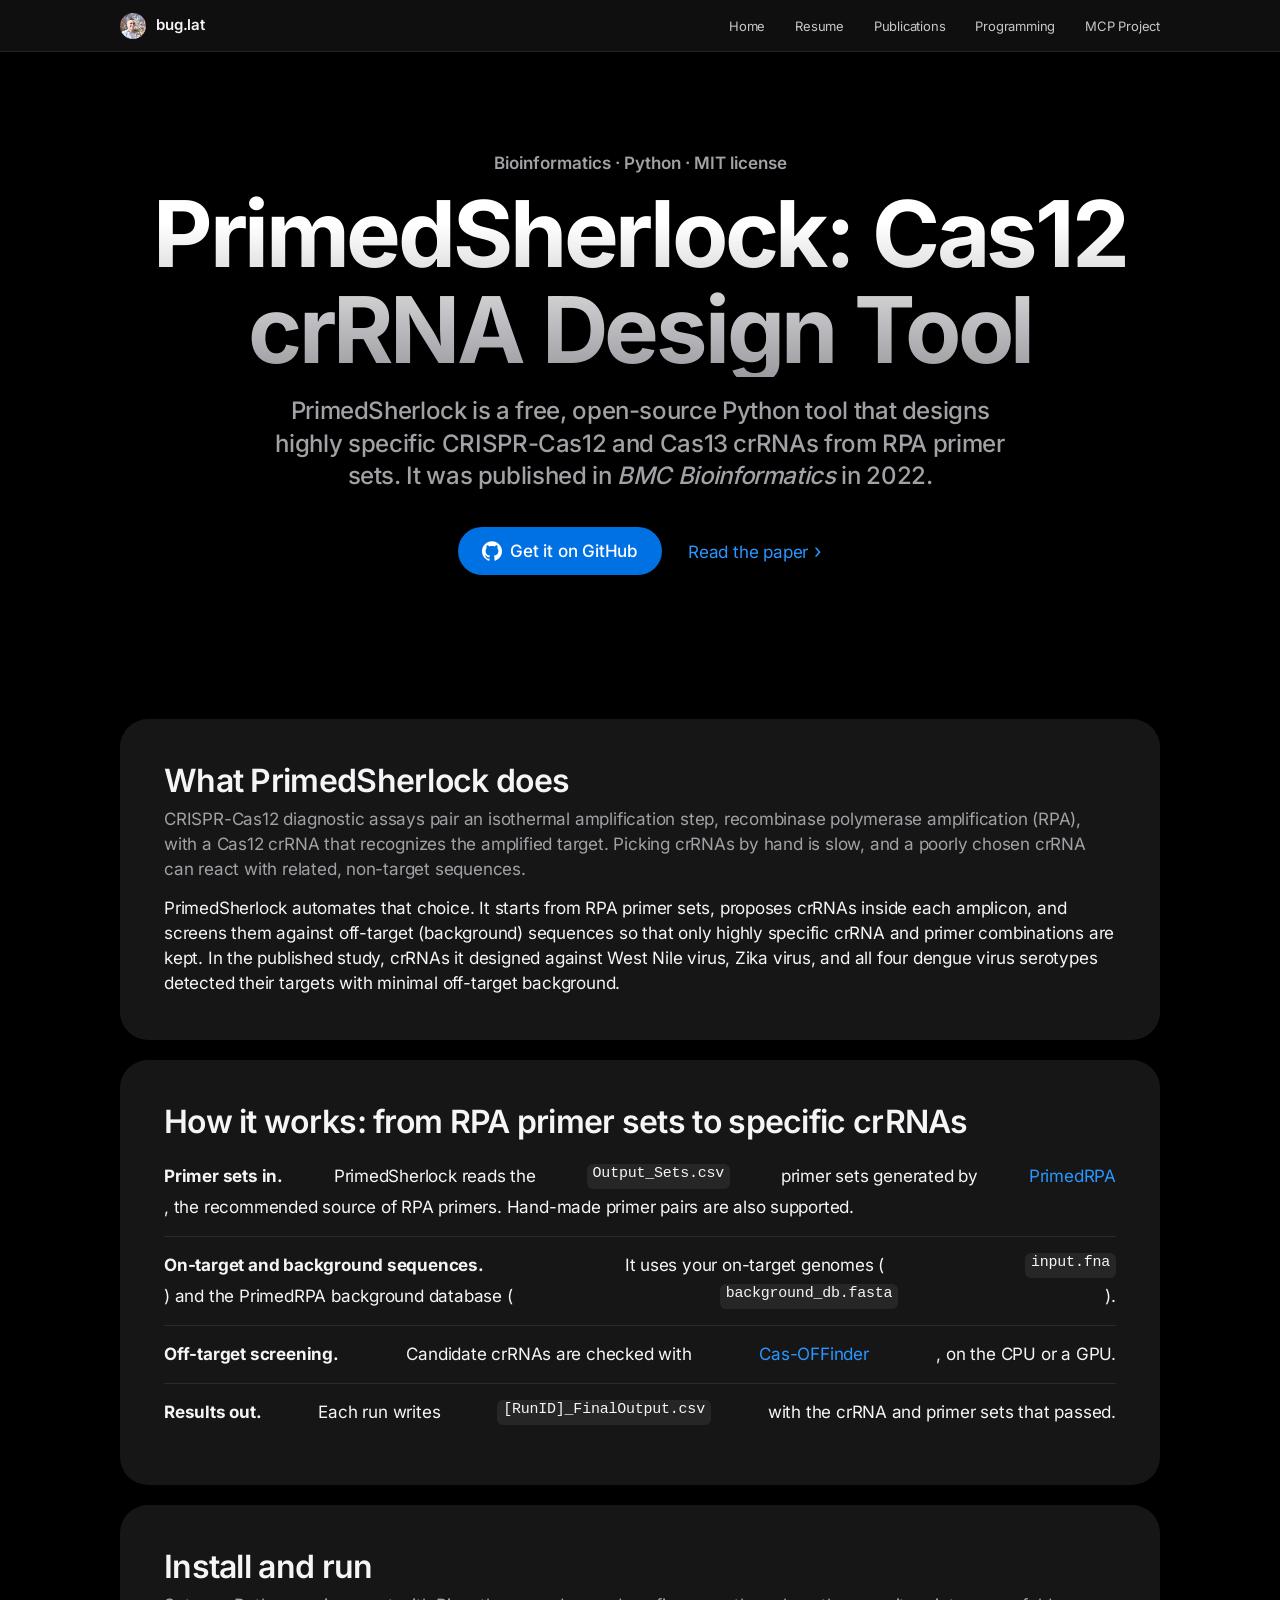
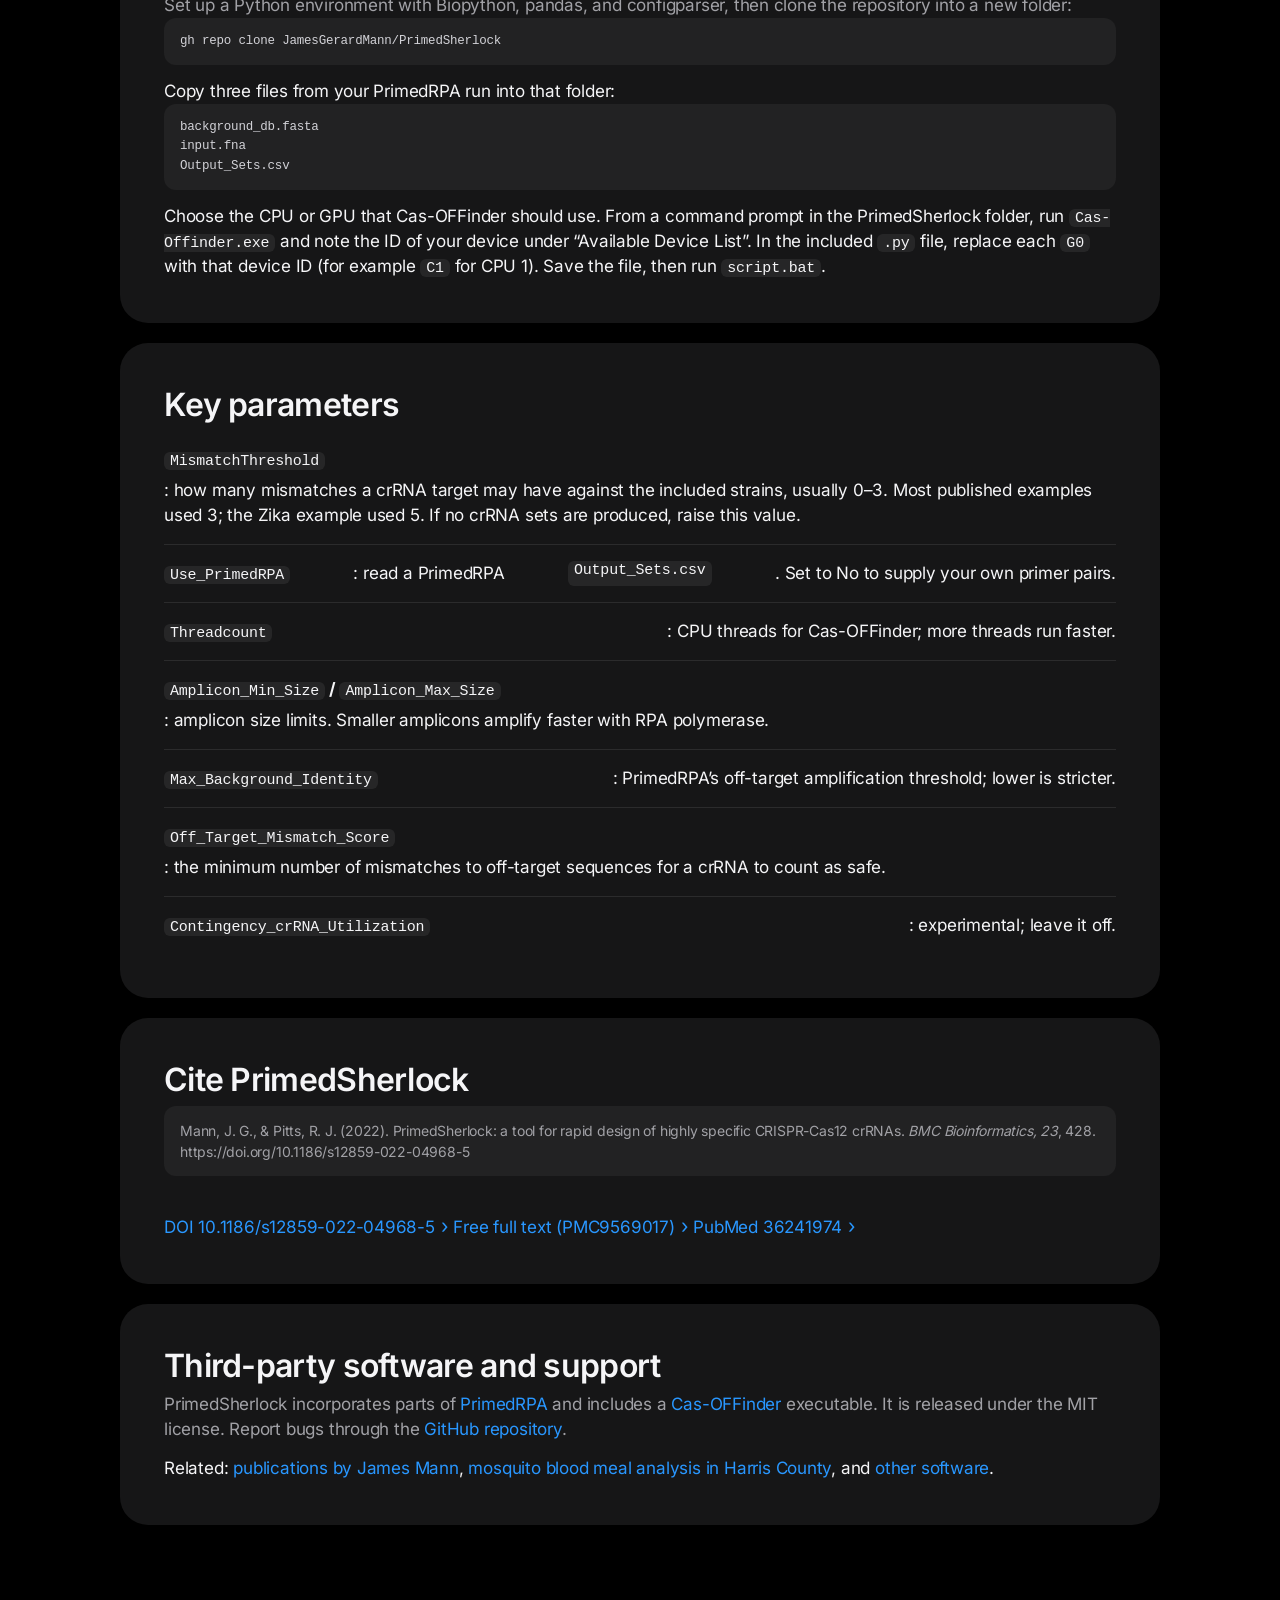
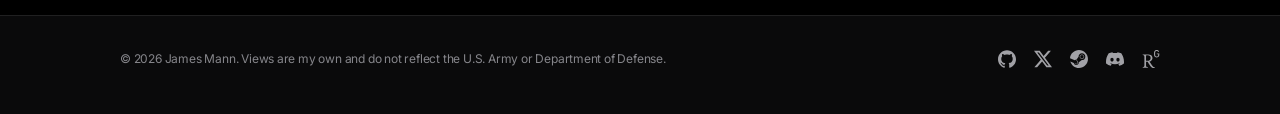
<file: primedsherlock.html>
<!doctype html>
<html lang="en">
<head>
  <meta charset="utf-8">
  <meta name="viewport" content="width=device-width, initial-scale=1">
  <title>PrimedSherlock: Cas12 crRNA Design Tool for RPA Assays</title>
  <meta name="description" content="PrimedSherlock is a free Python tool that designs highly specific CRISPR-Cas12/Cas13 crRNAs from PrimedRPA primer sets. Setup, parameters, and citation.">
  <meta name="theme-color" content="#000000">
  <meta name="color-scheme" content="dark">
  <link rel="canonical" href="https://bug.lat/primedsherlock.html">
  <meta property="og:type" content="website">
  <meta property="og:title" content="PrimedSherlock: CRISPR-Cas12 crRNA design tool">
  <meta property="og:description" content="Design highly specific Cas12/Cas13 crRNAs from RPA primer sets. Open source, published in BMC Bioinformatics.">
  <meta property="og:url" content="https://bug.lat/primedsherlock.html">
  <meta property="og:image" content="https://bug.lat/assets/img/og-card.jpg">
  <meta property="og:image:width" content="1200">
  <meta property="og:image:height" content="630">
  <meta property="og:image:alt" content="James Mann, Ph.D. — Medical Entomologist, Molecular Biologist, Programmer">
  <link rel="icon" type="image/png" href="assets/img/favicon.png">
  <link rel="apple-touch-icon" href="assets/img/apple-touch-icon.png">
  <link rel="stylesheet" href="assets/css/style.css?v=20261031">
  <script>document.documentElement.classList.add("js")</script>
  <meta name="author" content="James G. Mann">
  <meta name="robots" content="index, follow, max-image-preview:large, max-snippet:-1">
  <meta property="og:site_name" content="James Mann, Ph.D.">
  <meta property="og:locale" content="en_US">
  <meta name="twitter:card" content="summary_large_image">
  <meta name="twitter:site" content="@TheBugCPT">
  <meta name="twitter:creator" content="@TheBugCPT">
  <script type="application/ld+json">
  {
    "@context": "https://schema.org",
    "@graph": [
      {
        "@type": "WebPage",
        "@id": "https://bug.lat/primedsherlock.html#webpage",
        "url": "https://bug.lat/primedsherlock.html",
        "name": "PrimedSherlock: Cas12 crRNA Design Tool for RPA Assays",
        "isPartOf": { "@id": "https://bug.lat/#website" },
        "about": { "@id": "https://bug.lat/primedsherlock.html#software" },
        "mainEntity": { "@id": "https://bug.lat/primedsherlock.html#software" },
        "breadcrumb": { "@type": "BreadcrumbList", "itemListElement": [
          { "@type": "ListItem", "position": 1, "name": "Home", "item": "https://bug.lat/" },
          { "@type": "ListItem", "position": 2, "name": "Programming", "item": "https://bug.lat/programming.html" },
          { "@type": "ListItem", "position": 3, "name": "PrimedSherlock", "item": "https://bug.lat/primedsherlock.html" }
        ] }
      },
      { "@type": "Person", "@id": "https://bug.lat/#person", "name": "James Mann", "alternateName": ["James G. Mann", "Mann JG"], "url": "https://bug.lat/" },
      {
        "@type": "SoftwareApplication",
        "@id": "https://bug.lat/primedsherlock.html#software",
        "name": "PrimedSherlock",
        "description": "Python command-line tool that designs highly specific CRISPR-Cas12 and CRISPR-Cas13 crRNAs from RPA primer sets (PrimedRPA output), with Cas-OFFinder off-target screening.",
        "applicationCategory": "ScientificApplication",
        "applicationSubCategory": "Bioinformatics",
        "programmingLanguage": "Python",
        "license": "https://opensource.org/licenses/MIT",
        "isAccessibleForFree": true,
        "offers": { "@type": "Offer", "price": "0", "priceCurrency": "USD" },
        "url": "https://bug.lat/primedsherlock.html",
        "sameAs": "https://github.com/JamesGerardMann/PrimedSherlock",
        "downloadUrl": "https://github.com/JamesGerardMann/PrimedSherlock",
        "author": { "@id": "https://bug.lat/#person" },
        "keywords": "PrimedSherlock, Cas12 crRNA design, CRISPR-Cas12 crRNA design tool, Cas13, RPA primer design, PrimedRPA, Cas-OFFinder, CRISPR diagnostics",
        "citation": { "@id": "https://doi.org/10.1186/s12859-022-04968-5" }
      },
      {
        "@type": "ScholarlyArticle",
        "@id": "https://doi.org/10.1186/s12859-022-04968-5",
        "headline": "PrimedSherlock: a tool for rapid design of highly specific CRISPR-Cas12 crRNAs",
        "author": [{ "@id": "https://bug.lat/#person" }, { "@type": "Person", "name": "R. Jason Pitts" }],
        "datePublished": "2022-10-14",
        "isPartOf": { "@type": "PublicationVolume", "volumeNumber": "23", "isPartOf": { "@type": "Periodical", "name": "BMC Bioinformatics", "issn": "1471-2105" } },
        "pagination": "428",
        "url": "https://doi.org/10.1186/s12859-022-04968-5",
        "sameAs": ["https://pubmed.ncbi.nlm.nih.gov/36241974/", "https://pmc.ncbi.nlm.nih.gov/articles/PMC9569017/"]
      }
    ]
  }
  </script>
</head>
<body>
  <header class="nav">
    <div class="wrap">
      <a class="brand" href="index.html"><img src="assets/img/avatar.jpg" alt="" width="26" height="26">bug.lat</a>
      <button class="nav-toggle" aria-label="Menu" aria-expanded="false"><span></span><span></span></button>
      <ul class="nav-links">
        <li><a href="index.html">Home</a></li>
        <li><a href="resume.html">Resume</a></li>
        <li><a href="publications.html">Publications</a></li>
        <li><a href="programming.html">Programming</a></li>
        <li><a href="mcp.html">MCP Project</a></li>
      </ul>
    </div>
  </header>

  <main>
    <section class="page-hero">
      <div class="wrap">
        <p class="eyebrow reveal">Bioinformatics · Python · MIT license</p>
        <h1 class="display grad reveal d1">PrimedSherlock: Cas12 crRNA Design Tool</h1>
        <p class="lead reveal d2">PrimedSherlock is a free, open-source Python tool that designs highly specific CRISPR-Cas12 and Cas13 crRNAs from RPA primer sets. It was published in <i>BMC Bioinformatics</i> in 2022.</p>
        <div class="actions reveal d3">
          <a class="btn" href="https://github.com/JamesGerardMann/PrimedSherlock" target="_blank" rel="noopener"><span class="i i-github"></span>Get it on GitHub</a>
          <a class="more" href="https://doi.org/10.1186/s12859-022-04968-5" target="_blank" rel="noopener">Read the paper</a>
        </div>
      </div>
    </section>

    <section class="section">
      <div class="wrap">
        <div class="bento">
        <div class="card span-6 reveal">
          <h2 class="title">What PrimedSherlock does</h2>
          <p>CRISPR-Cas12 diagnostic assays pair an isothermal amplification step, recombinase polymerase amplification (RPA), with a Cas12 crRNA that recognizes the amplified target. Picking crRNAs by hand is slow, and a poorly chosen crRNA can react with related, non-target sequences.</p>
          <p style="margin-top:14px">PrimedSherlock automates that choice. It starts from RPA primer sets, proposes crRNAs inside each amplicon, and screens them against off-target (background) sequences so that only highly specific crRNA and primer combinations are kept. In the published study, crRNAs it designed against West Nile virus, Zika virus, and all four dengue virus serotypes detected their targets with minimal off-target background.</p>
        </div>

        <div class="card span-6 reveal">
          <h2 class="title">How it works: from RPA primer sets to specific crRNAs</h2>
          <ul class="list-plain">
            <li><b>Primer sets in.</b> PrimedSherlock reads the <code>Output_Sets.csv</code> primer sets generated by <a href="https://github.com/MatthewHiggins2017/bioconda-PrimedRPA" target="_blank" rel="noopener">PrimedRPA</a>, the recommended source of RPA primers. Hand-made primer pairs are also supported.</li>
            <li><b>On-target and background sequences.</b> It uses your on-target genomes (<code>input.fna</code>) and the PrimedRPA background database (<code>background_db.fasta</code>).</li>
            <li><b>Off-target screening.</b> Candidate crRNAs are checked with <a href="http://www.rgenome.net/cas-offinder/" target="_blank" rel="noopener">Cas-OFFinder</a>, on the CPU or a GPU.</li>
            <li><b>Results out.</b> Each run writes <code>[RunID]_FinalOutput.csv</code> with the crRNA and primer sets that passed.</li>
          </ul>
        </div>

        <div class="card span-6 reveal">
          <h2 class="title">Install and run</h2>
          <p>Set up a Python environment with Biopython, pandas, and configparser, then clone the repository into a new folder:</p>
          <pre class="cite-text">gh repo clone JamesGerardMann/PrimedSherlock</pre>
          <p style="margin-top:14px">Copy three files from your PrimedRPA run into that folder:</p>
          <pre class="cite-text">background_db.fasta
input.fna
Output_Sets.csv</pre>
          <p style="margin-top:14px">Choose the CPU or GPU that Cas-OFFinder should use. From a command prompt in the PrimedSherlock folder, run <code>Cas-Offinder.exe</code> and note the ID of your device under “Available Device List”. In the included <code>.py</code> file, replace each <code>G0</code> with that device ID (for example <code>C1</code> for CPU 1). Save the file, then run <code>script.bat</code>.</p>
        </div>

        <div class="card span-6 reveal">
          <h2 class="title">Key parameters</h2>
          <ul class="list-plain">
            <li><b><code>MismatchThreshold</code></b>: how many mismatches a crRNA target may have against the included strains, usually 0–3. Most published examples used 3; the Zika example used 5. If no crRNA sets are produced, raise this value.</li>
            <li><b><code>Use_PrimedRPA</code></b>: read a PrimedRPA <code>Output_Sets.csv</code>. Set to No to supply your own primer pairs.</li>
            <li><b><code>Threadcount</code></b>: CPU threads for Cas-OFFinder; more threads run faster.</li>
            <li><b><code>Amplicon_Min_Size</code> / <code>Amplicon_Max_Size</code></b>: amplicon size limits. Smaller amplicons amplify faster with RPA polymerase.</li>
            <li><b><code>Max_Background_Identity</code></b>: PrimedRPA’s off-target amplification threshold; lower is stricter.</li>
            <li><b><code>Off_Target_Mismatch_Score</code></b>: the minimum number of mismatches to off-target sequences for a crRNA to count as safe.</li>
            <li><b><code>Contingency_crRNA_Utilization</code></b>: experimental; leave it off.</li>
          </ul>
        </div>

        <div class="card span-6 reveal">
          <h2 class="title">Cite PrimedSherlock</h2>
          <p class="cite-text">Mann, J. G., &amp; Pitts, R. J. (2022). PrimedSherlock: a tool for rapid design of highly specific CRISPR-Cas12 crRNAs. <i>BMC Bioinformatics, 23</i>, 428. https://doi.org/10.1186/s12859-022-04968-5</p>
          <div class="links" style="margin-top:14px">
            <a class="more" href="https://doi.org/10.1186/s12859-022-04968-5" target="_blank" rel="noopener">DOI 10.1186/s12859-022-04968-5</a>
            <a class="more" href="https://pmc.ncbi.nlm.nih.gov/articles/PMC9569017/" target="_blank" rel="noopener">Free full text (PMC9569017)</a>
            <a class="more" href="https://pubmed.ncbi.nlm.nih.gov/36241974/" target="_blank" rel="noopener">PubMed 36241974</a>
          </div>
        </div>

        <div class="card span-6 reveal">
          <h2 class="title">Third-party software and support</h2>
          <p>PrimedSherlock incorporates parts of <a href="https://github.com/MatthewHiggins2017/bioconda-PrimedRPA" target="_blank" rel="noopener">PrimedRPA</a> and includes a <a href="http://www.rgenome.net/cas-offinder/" target="_blank" rel="noopener">Cas-OFFinder</a> executable. It is released under the MIT license. Report bugs through the <a href="https://github.com/JamesGerardMann/PrimedSherlock" target="_blank" rel="noopener">GitHub repository</a>.</p>
          <p style="margin-top:14px">Related: <a href="publications.html">publications by James Mann</a>, <a href="research/harris-county-mosquito-feeding.html">mosquito blood meal analysis in Harris County</a>, and <a href="programming.html">other software</a>.</p>
        </div>
        </div>
      </div>
    </section>
  </main>

  <footer class="footer">
    <div class="wrap">
      <span>© <span data-year>2026</span> James Mann. Views are my own and do not reflect the U.S. Army or Department of Defense.</span>
      <div class="footer-social">
        <a href="https://github.com/14manj01" target="_blank" rel="noopener" aria-label="GitHub"><span class="i i-github"></span></a>
        <a href="https://x.com/TheBugCPT" target="_blank" rel="noopener" aria-label="X"><span class="i i-x"></span></a>
        <a href="https://steamcommunity.com/id/aedesaegypti" target="_blank" rel="noopener" aria-label="Steam"><span class="i i-steam"></span></a>
        <button type="button" data-copy="Cpt72bug" aria-label="Copy Discord username"><span class="i i-discord"></span></button>
        <a href="https://www.researchgate.net/profile/James-Mann-3" target="_blank" rel="noopener" aria-label="ResearchGate"><span class="i i-researchgate"></span></a>
      </div>
    </div>
  </footer>
  <script src="assets/js/main.js" defer></script>
</body>
</html>
</file>
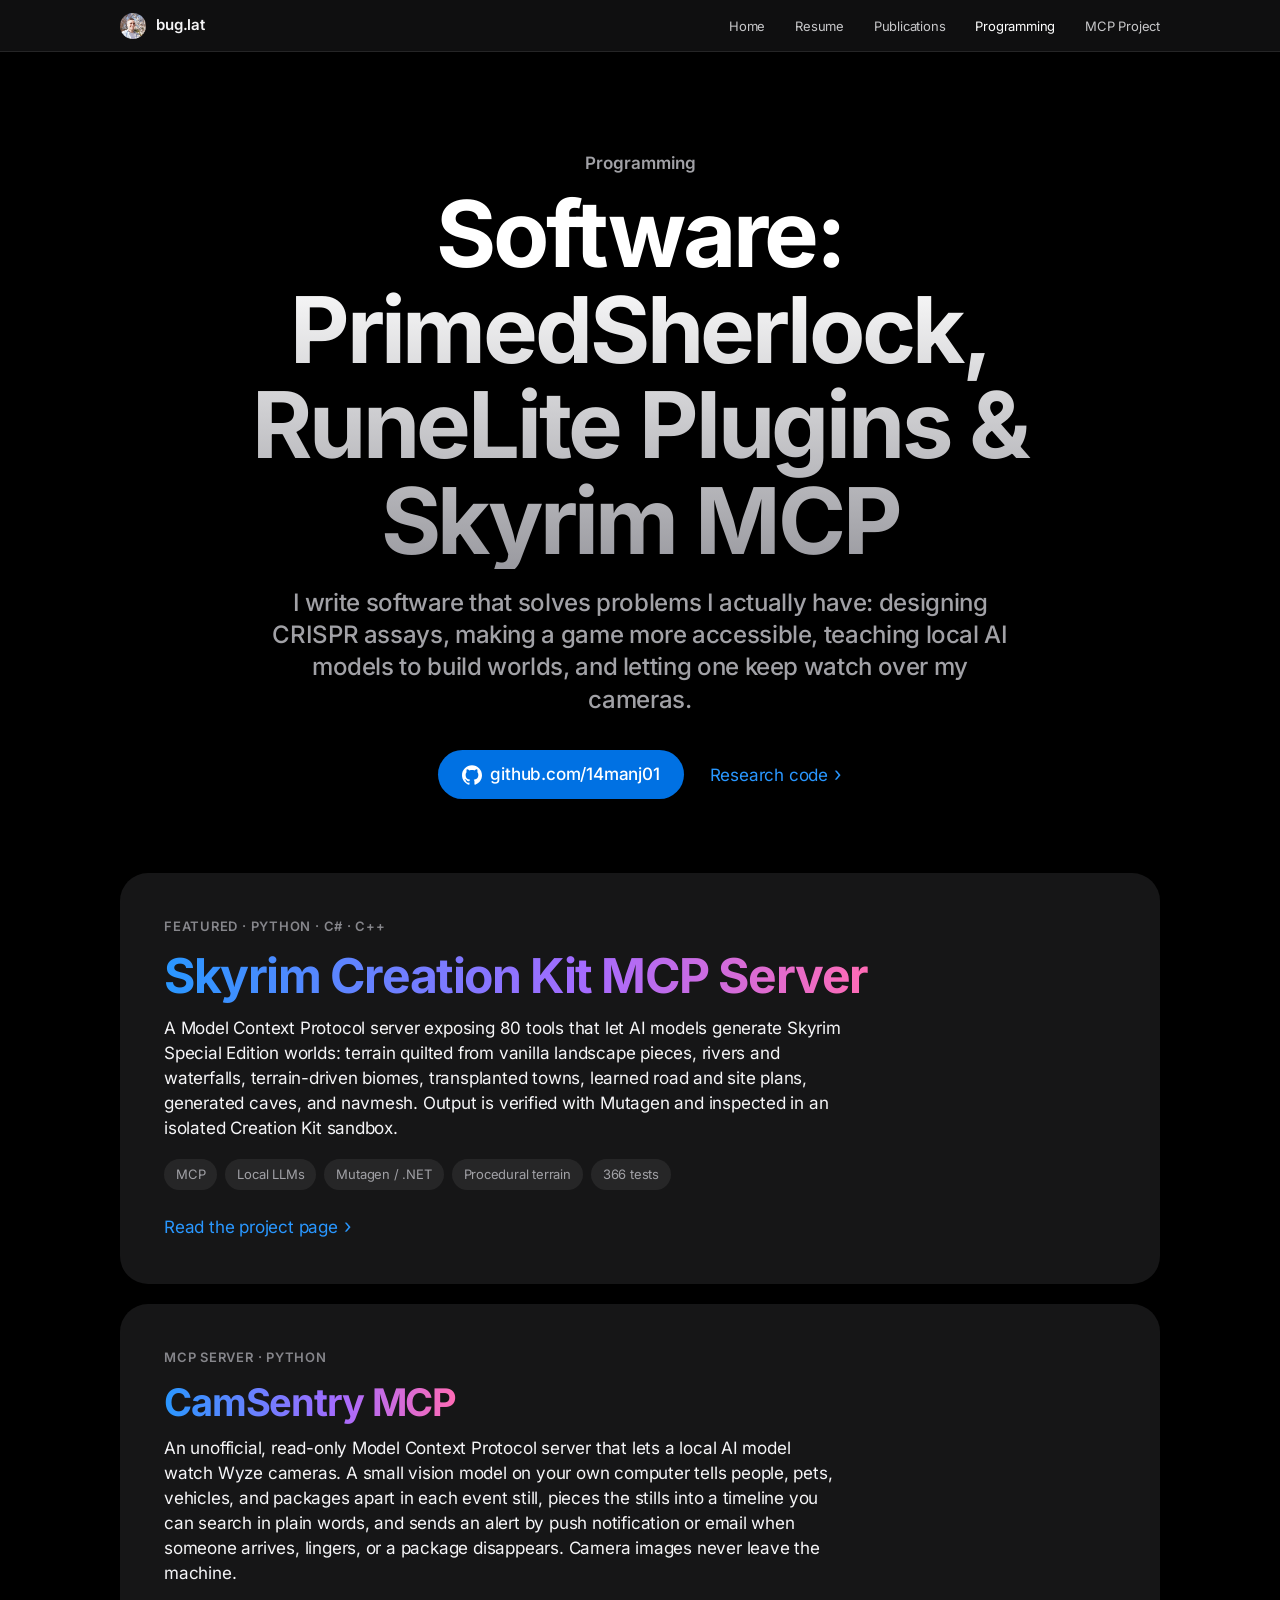
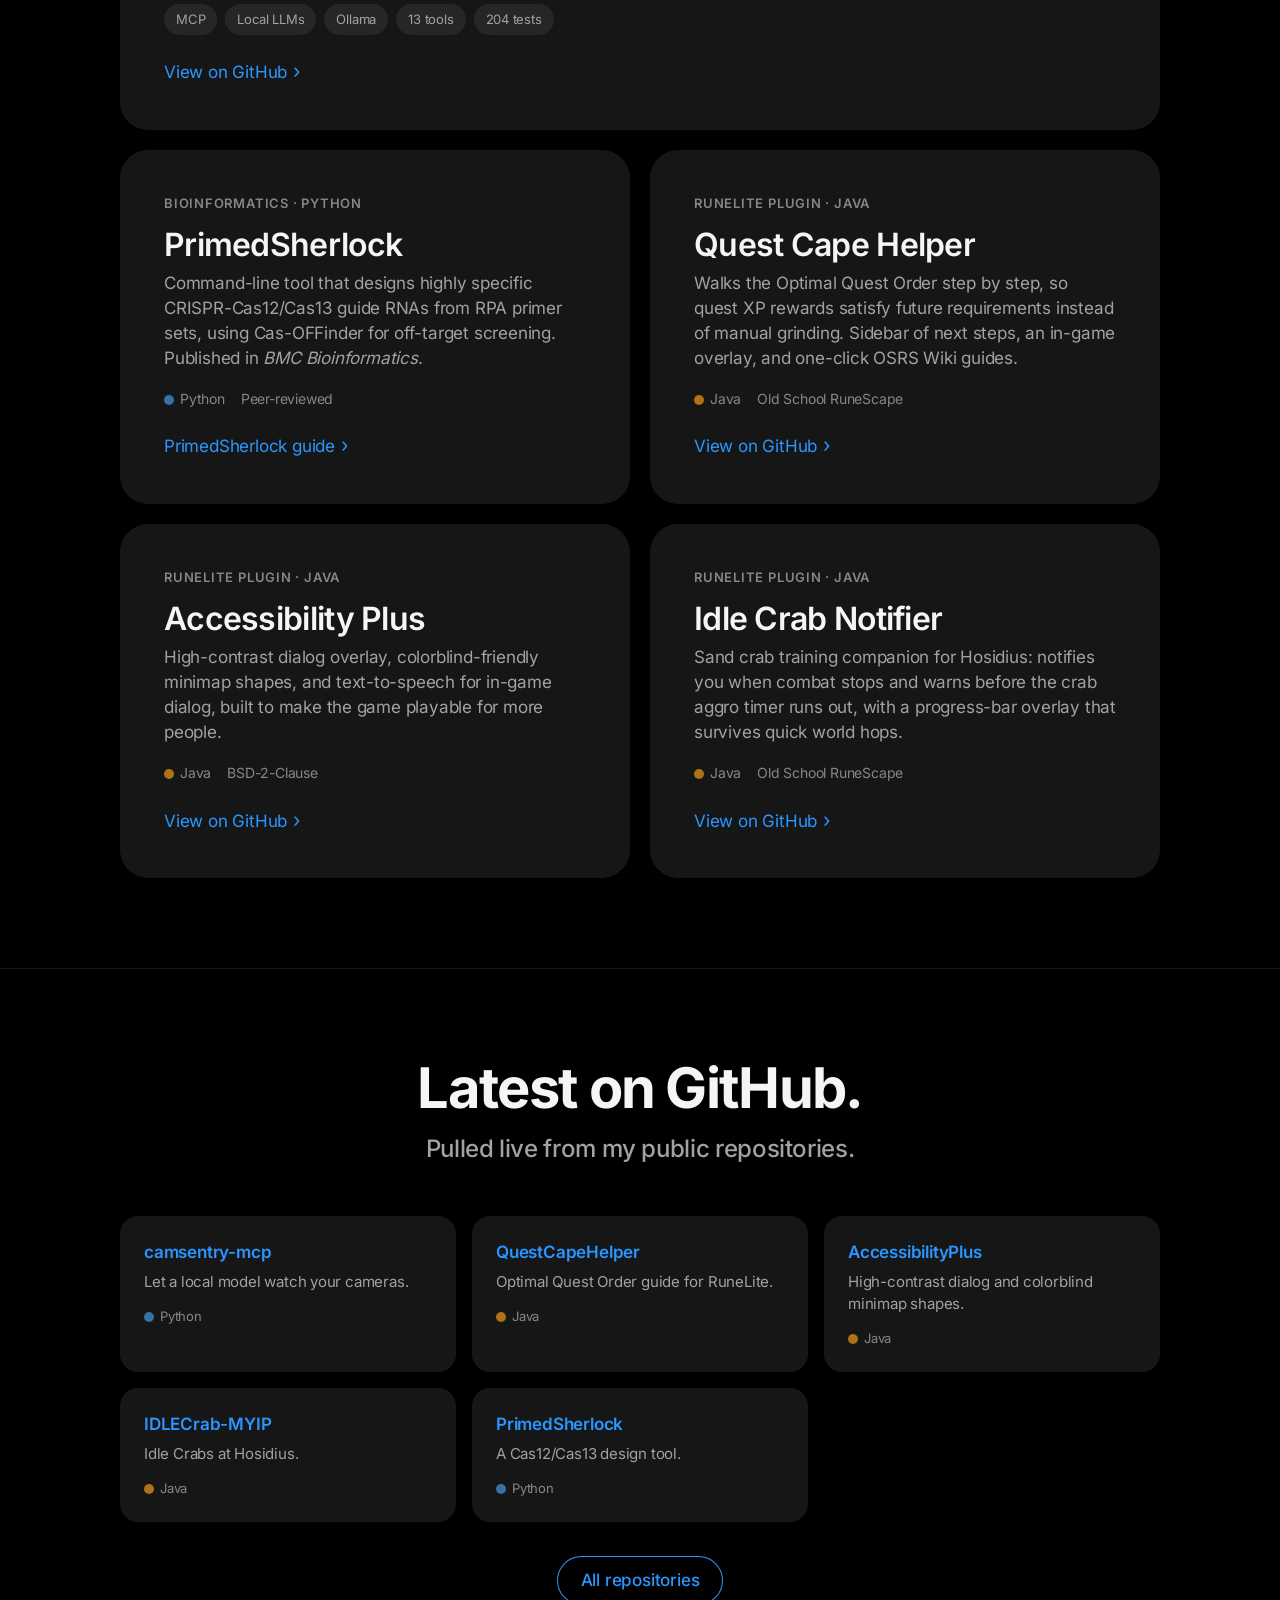
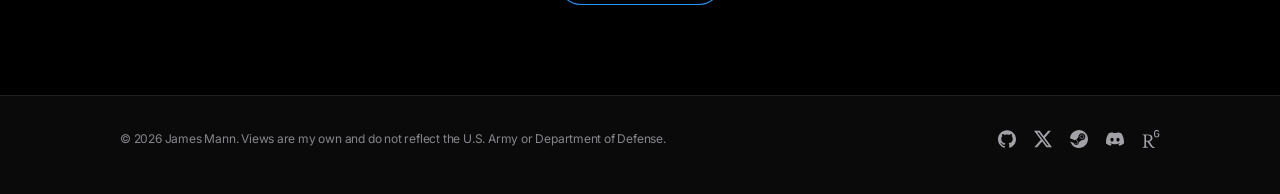
<file: programming.html>
<!doctype html>
<html lang="en">
<head>
  <meta charset="utf-8">
  <meta name="viewport" content="width=device-width, initial-scale=1">
  <title>Software by James Mann: PrimedSherlock, RuneLite &amp; Skyrim MCP</title>
  <meta name="description" content="Software by James G. Mann: the PrimedSherlock Cas12 crRNA design tool (Python), RuneLite plugins for Old School RuneScape (Java), the Skyrim Creation Kit MCP server, and CamSentry, an MCP server that lets a local AI model watch home cameras.">
  <meta name="theme-color" content="#000000">
  <meta name="color-scheme" content="dark">
  <link rel="canonical" href="https://bug.lat/programming.html">
  <meta property="og:type" content="website">
  <meta property="og:title" content="Programming — James Mann, Ph.D.">
  <meta property="og:description" content="CRISPR design tools, RuneLite plugins, and MCP servers for Skyrim worldspaces and home cameras.">
  <meta property="og:url" content="https://bug.lat/programming.html">
  <meta property="og:image" content="https://bug.lat/assets/img/og-card.jpg">
  <meta property="og:image:width" content="1200">
  <meta property="og:image:height" content="630">
  <meta property="og:image:alt" content="James Mann, Ph.D. — Medical Entomologist, Molecular Biologist, Programmer">
  <link rel="icon" type="image/png" href="assets/img/favicon.png">
  <link rel="apple-touch-icon" href="assets/img/apple-touch-icon.png">
  <link rel="stylesheet" href="assets/css/style.css?v=20261031">
  <script>document.documentElement.classList.add("js")</script>
  <meta name="author" content="James G. Mann">
  <meta name="robots" content="index, follow, max-image-preview:large, max-snippet:-1">
  <meta property="og:site_name" content="James Mann, Ph.D.">
  <meta property="og:locale" content="en_US">
  <meta name="twitter:card" content="summary_large_image">
  <meta name="twitter:site" content="@TheBugCPT">
  <meta name="twitter:creator" content="@TheBugCPT">
  <script type="application/ld+json">
  {
    "@context": "https://schema.org",
    "@graph": [
      {
        "@type": "CollectionPage",
        "@id": "https://bug.lat/programming.html#webpage",
        "url": "https://bug.lat/programming.html",
        "name": "Programming projects by James Mann",
        "isPartOf": { "@id": "https://bug.lat/#website" },
        "about": { "@id": "https://bug.lat/#person" },
        "breadcrumb": { "@type": "BreadcrumbList", "itemListElement": [
          { "@type": "ListItem", "position": 1, "name": "Home", "item": "https://bug.lat/" },
          { "@type": "ListItem", "position": 2, "name": "Programming", "item": "https://bug.lat/programming.html" }
        ] }
      },
      { "@type": "Person", "@id": "https://bug.lat/#person", "name": "James Mann", "alternateName": ["James G. Mann", "14manj01", "JamesGerardMann"], "url": "https://bug.lat/", "sameAs": ["https://github.com/14manj01", "https://github.com/JamesGerardMann"] },
      { "@type": "SoftwareSourceCode", "name": "PrimedSherlock", "description": "Command-line tool that designs highly specific CRISPR-Cas12/Cas13 crRNAs from RPA primer sets, with Cas-OFFinder off-target screening.", "codeRepository": "https://github.com/JamesGerardMann/PrimedSherlock", "programmingLanguage": "Python", "author": { "@id": "https://bug.lat/#person" }, "citation": "https://doi.org/10.1186/s12859-022-04968-5" },
      { "@type": "SoftwareSourceCode", "name": "Quest Cape Helper", "description": "RuneLite plugin that walks the Optimal Quest Order for Old School RuneScape step by step with an overlay and OSRS Wiki guide links.", "codeRepository": "https://github.com/14manj01/QuestCapeHelper", "programmingLanguage": "Java", "author": { "@id": "https://bug.lat/#person" } },
      { "@type": "SoftwareSourceCode", "name": "Accessibility Plus", "description": "RuneLite plugin with a high-contrast dialog overlay, colorblind-friendly minimap shapes, and text-to-speech for dialog.", "codeRepository": "https://github.com/14manj01/AccessibilityPlus", "programmingLanguage": "Java", "license": "https://opensource.org/licenses/BSD-2-Clause", "author": { "@id": "https://bug.lat/#person" } },
      { "@type": "SoftwareSourceCode", "name": "Idle Crab Notifier", "description": "RuneLite plugin for sand crab training at Hosidius: combat-stop notifications and aggro timer warnings.", "codeRepository": "https://github.com/14manj01/IDLECrab-MYIP", "programmingLanguage": "Java", "author": { "@id": "https://bug.lat/#person" } },
      { "@type": "SoftwareSourceCode", "name": "CamSentry MCP", "description": "Unofficial read-only Model Context Protocol server that lets a local AI model watch Wyze cameras: a local vision model describes each event still, and alerts go out by push notification or email.", "codeRepository": "https://github.com/14manj01/camsentry-mcp", "programmingLanguage": "Python", "license": "https://opensource.org/licenses/MIT", "author": { "@id": "https://bug.lat/#person" } }
    ]
  }
  </script>
</head>
<body>
  <header class="nav">
    <div class="wrap">
      <a class="brand" href="index.html"><img src="assets/img/avatar.jpg" alt="" width="26" height="26">bug.lat</a>
      <button class="nav-toggle" aria-label="Menu" aria-expanded="false"><span></span><span></span></button>
      <ul class="nav-links">
        <li><a href="index.html">Home</a></li>
        <li><a href="resume.html">Resume</a></li>
        <li><a href="publications.html">Publications</a></li>
        <li><a href="programming.html" aria-current="page">Programming</a></li>
        <li><a href="mcp.html">MCP Project</a></li>
      </ul>
    </div>
  </header>

  <main>
    <section class="page-hero">
      <div class="wrap">
        <p class="eyebrow reveal">Programming</p>
        <h1 class="display grad reveal d1">Software: PrimedSherlock, RuneLite Plugins &amp; Skyrim MCP</h1>
        <p class="lead reveal d2">I write software that solves problems I actually have: designing CRISPR assays, making a game more accessible, teaching local AI models to build worlds, and letting one keep watch over my cameras.</p>
        <div class="actions reveal d3">
          <a class="btn" href="https://github.com/14manj01" target="_blank" rel="noopener"><span class="i i-github"></span>github.com/14manj01</a>
          <a class="more" href="https://github.com/JamesGerardMann" target="_blank" rel="noopener">Research code</a>
        </div>
      </div>
    </section>

    <section class="section" style="padding-top:20px">
      <div class="wrap">
        <div class="bento">
          <a class="card span-6 reveal" href="mcp.html">
            <p class="kicker">Featured · Python · C# · C++</p>
            <h2 class="headline" style="font-size:clamp(30px,4.4vw,48px)"><span class="grad-blue">Skyrim Creation Kit MCP Server</span></h2>
            <p style="max-width:680px">A Model Context Protocol server exposing 80 tools that let AI models generate Skyrim Special Edition worlds: terrain quilted from vanilla landscape pieces, rivers and waterfalls, terrain-driven biomes, transplanted towns, learned road and site plans, generated caves, and navmesh. Output is verified with Mutagen and inspected in an isolated Creation Kit sandbox.</p>
            <div class="chips"><span class="chip">MCP</span><span class="chip">Local LLMs</span><span class="chip">Mutagen / .NET</span><span class="chip">Procedural terrain</span><span class="chip">366 tests</span></div>
            <span class="more">Read the project page</span>
          </a>

          <a class="card span-6 reveal" href="https://github.com/14manj01/camsentry-mcp" target="_blank" rel="noopener">
            <p class="kicker">MCP server · Python</p>
            <h2 class="headline" style="font-size:clamp(26px,3.6vw,38px)"><span class="grad-blue">CamSentry MCP</span></h2>
            <p style="max-width:680px">An unofficial, read-only Model Context Protocol server that lets a local AI model watch Wyze cameras. A small vision model on your own computer tells people, pets, vehicles, and packages apart in each event still, pieces the stills into a timeline you can search in plain words, and sends an alert by push notification or email when someone arrives, lingers, or a package disappears. Camera images never leave the machine.</p>
            <div class="chips"><span class="chip">MCP</span><span class="chip">Local LLMs</span><span class="chip">Ollama</span><span class="chip">13 tools</span><span class="chip">204 tests</span></div>
            <span class="more">View on GitHub</span>
          </a>

          <a class="card span-3 reveal" href="primedsherlock.html">
            <p class="kicker">Bioinformatics · Python</p>
            <h3 class="title">PrimedSherlock</h3>
            <p>Command-line tool that designs highly specific CRISPR-Cas12/Cas13 guide RNAs from RPA primer sets, using Cas-OFFinder for off-target screening. Published in <i>BMC Bioinformatics</i>.</p>
            <div class="project-meta"><span><span class="lang-dot" style="background:#3572A5"></span>Python</span><span>Peer-reviewed</span></div>
            <span class="more">PrimedSherlock guide</span>
          </a>

          <a class="card span-3 reveal d1" href="https://github.com/14manj01/QuestCapeHelper" target="_blank" rel="noopener">
            <p class="kicker">RuneLite plugin · Java</p>
            <h3 class="title">Quest Cape Helper</h3>
            <p>Walks the Optimal Quest Order step by step, so quest XP rewards satisfy future requirements instead of manual grinding. Sidebar of next steps, an in-game overlay, and one-click OSRS Wiki guides.</p>
            <div class="project-meta"><span><span class="lang-dot" style="background:#b07219"></span>Java</span><span>Old School RuneScape</span></div>
            <span class="more">View on GitHub</span>
          </a>

          <a class="card span-3 reveal" href="https://github.com/14manj01/AccessibilityPlus" target="_blank" rel="noopener">
            <p class="kicker">RuneLite plugin · Java</p>
            <h3 class="title">Accessibility Plus</h3>
            <p>High-contrast dialog overlay, colorblind-friendly minimap shapes, and text-to-speech for in-game dialog, built to make the game playable for more people.</p>
            <div class="project-meta"><span><span class="lang-dot" style="background:#b07219"></span>Java</span><span>BSD-2-Clause</span></div>
            <span class="more">View on GitHub</span>
          </a>

          <a class="card span-3 reveal d1" href="https://github.com/14manj01/IDLECrab-MYIP" target="_blank" rel="noopener">
            <p class="kicker">RuneLite plugin · Java</p>
            <h3 class="title">Idle Crab Notifier</h3>
            <p>Sand crab training companion for Hosidius: notifies you when combat stops and warns before the crab aggro timer runs out, with a progress-bar overlay that survives quick world hops.</p>
            <div class="project-meta"><span><span class="lang-dot" style="background:#b07219"></span>Java</span><span>Old School RuneScape</span></div>
            <span class="more">View on GitHub</span>
          </a>
        </div>
      </div>
    </section>

    <hr class="divider">

    <section class="section">
      <div class="wrap">
        <div class="section-head reveal">
          <h2 class="headline">Latest on GitHub.</h2>
          <p class="lead">Pulled live from my public repositories.</p>
        </div>
        <div class="repo-list reveal d1" id="repo-list" data-users="14manj01,JamesGerardMann">
          <a class="repo" href="https://github.com/14manj01/camsentry-mcp" target="_blank" rel="noopener"><h3>camsentry-mcp</h3><p>Let a local model watch your cameras.</p><div class="project-meta"><span><span class="lang-dot" style="background:#3572A5"></span>Python</span></div></a>
          <a class="repo" href="https://github.com/14manj01/QuestCapeHelper" target="_blank" rel="noopener"><h3>QuestCapeHelper</h3><p>Optimal Quest Order guide for RuneLite.</p><div class="project-meta"><span><span class="lang-dot" style="background:#b07219"></span>Java</span></div></a>
          <a class="repo" href="https://github.com/14manj01/AccessibilityPlus" target="_blank" rel="noopener"><h3>AccessibilityPlus</h3><p>High-contrast dialog and colorblind minimap shapes.</p><div class="project-meta"><span><span class="lang-dot" style="background:#b07219"></span>Java</span></div></a>
          <a class="repo" href="https://github.com/14manj01/IDLECrab-MYIP" target="_blank" rel="noopener"><h3>IDLECrab-MYIP</h3><p>Idle Crabs at Hosidius.</p><div class="project-meta"><span><span class="lang-dot" style="background:#b07219"></span>Java</span></div></a>
          <a class="repo" href="https://github.com/JamesGerardMann/PrimedSherlock" target="_blank" rel="noopener"><h3>PrimedSherlock</h3><p>A Cas12/Cas13 design tool.</p><div class="project-meta"><span><span class="lang-dot" style="background:#3572A5"></span>Python</span></div></a>
        </div>
        <div class="actions reveal">
          <a class="btn ghost" href="https://github.com/14manj01?tab=repositories" target="_blank" rel="noopener">All repositories</a>
        </div>
      </div>
    </section>
  </main>

  <footer class="footer">
    <div class="wrap">
      <span>© <span data-year>2026</span> James Mann. Views are my own and do not reflect the U.S. Army or Department of Defense.</span>
      <div class="footer-social">
        <a href="https://github.com/14manj01" target="_blank" rel="noopener" aria-label="GitHub"><span class="i i-github"></span></a>
        <a href="https://x.com/TheBugCPT" target="_blank" rel="noopener" aria-label="X"><span class="i i-x"></span></a>
        <a href="https://steamcommunity.com/id/aedesaegypti" target="_blank" rel="noopener" aria-label="Steam"><span class="i i-steam"></span></a>
        <button type="button" data-copy="Cpt72bug" aria-label="Copy Discord username"><span class="i i-discord"></span></button>
        <a href="https://www.researchgate.net/profile/James-Mann-3" target="_blank" rel="noopener" aria-label="ResearchGate"><span class="i i-researchgate"></span></a>
      </div>
    </div>
  </footer>
  <script src="assets/js/main.js" defer></script>
</body>
</html>
</file>
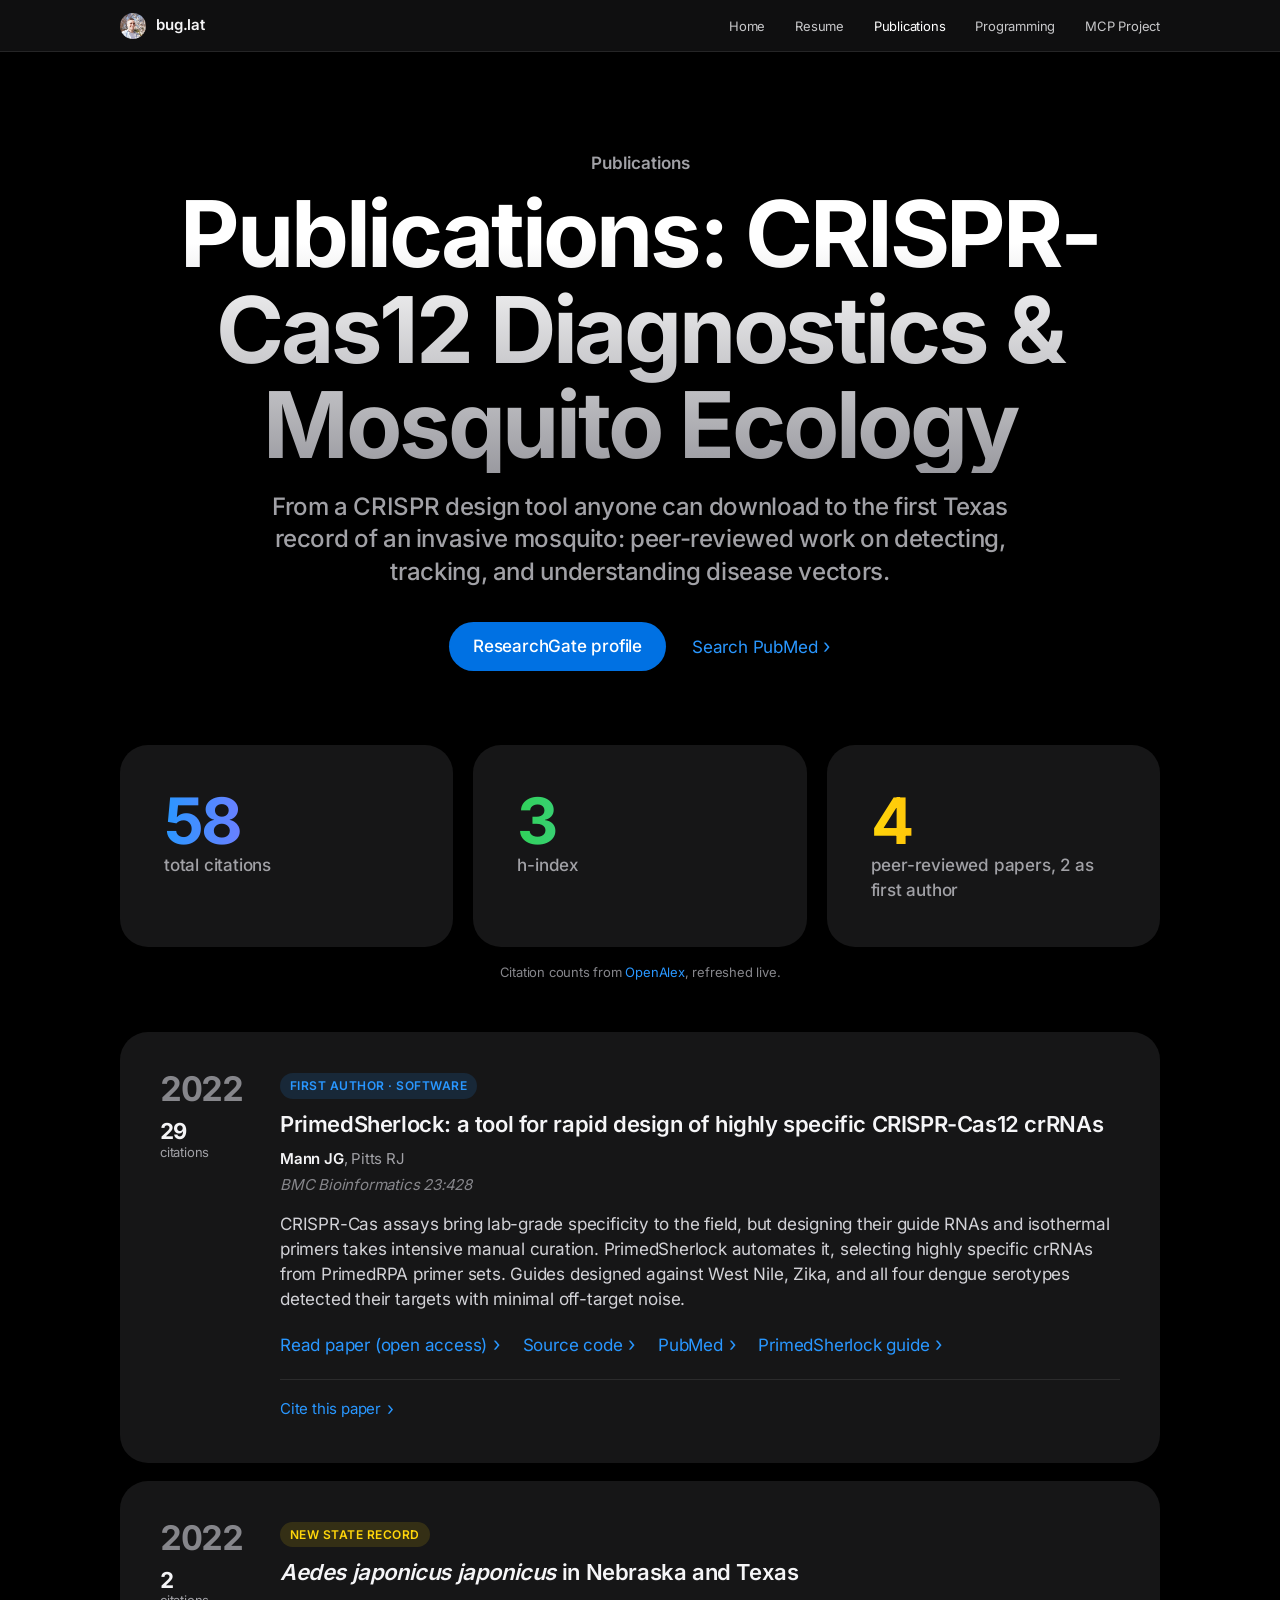
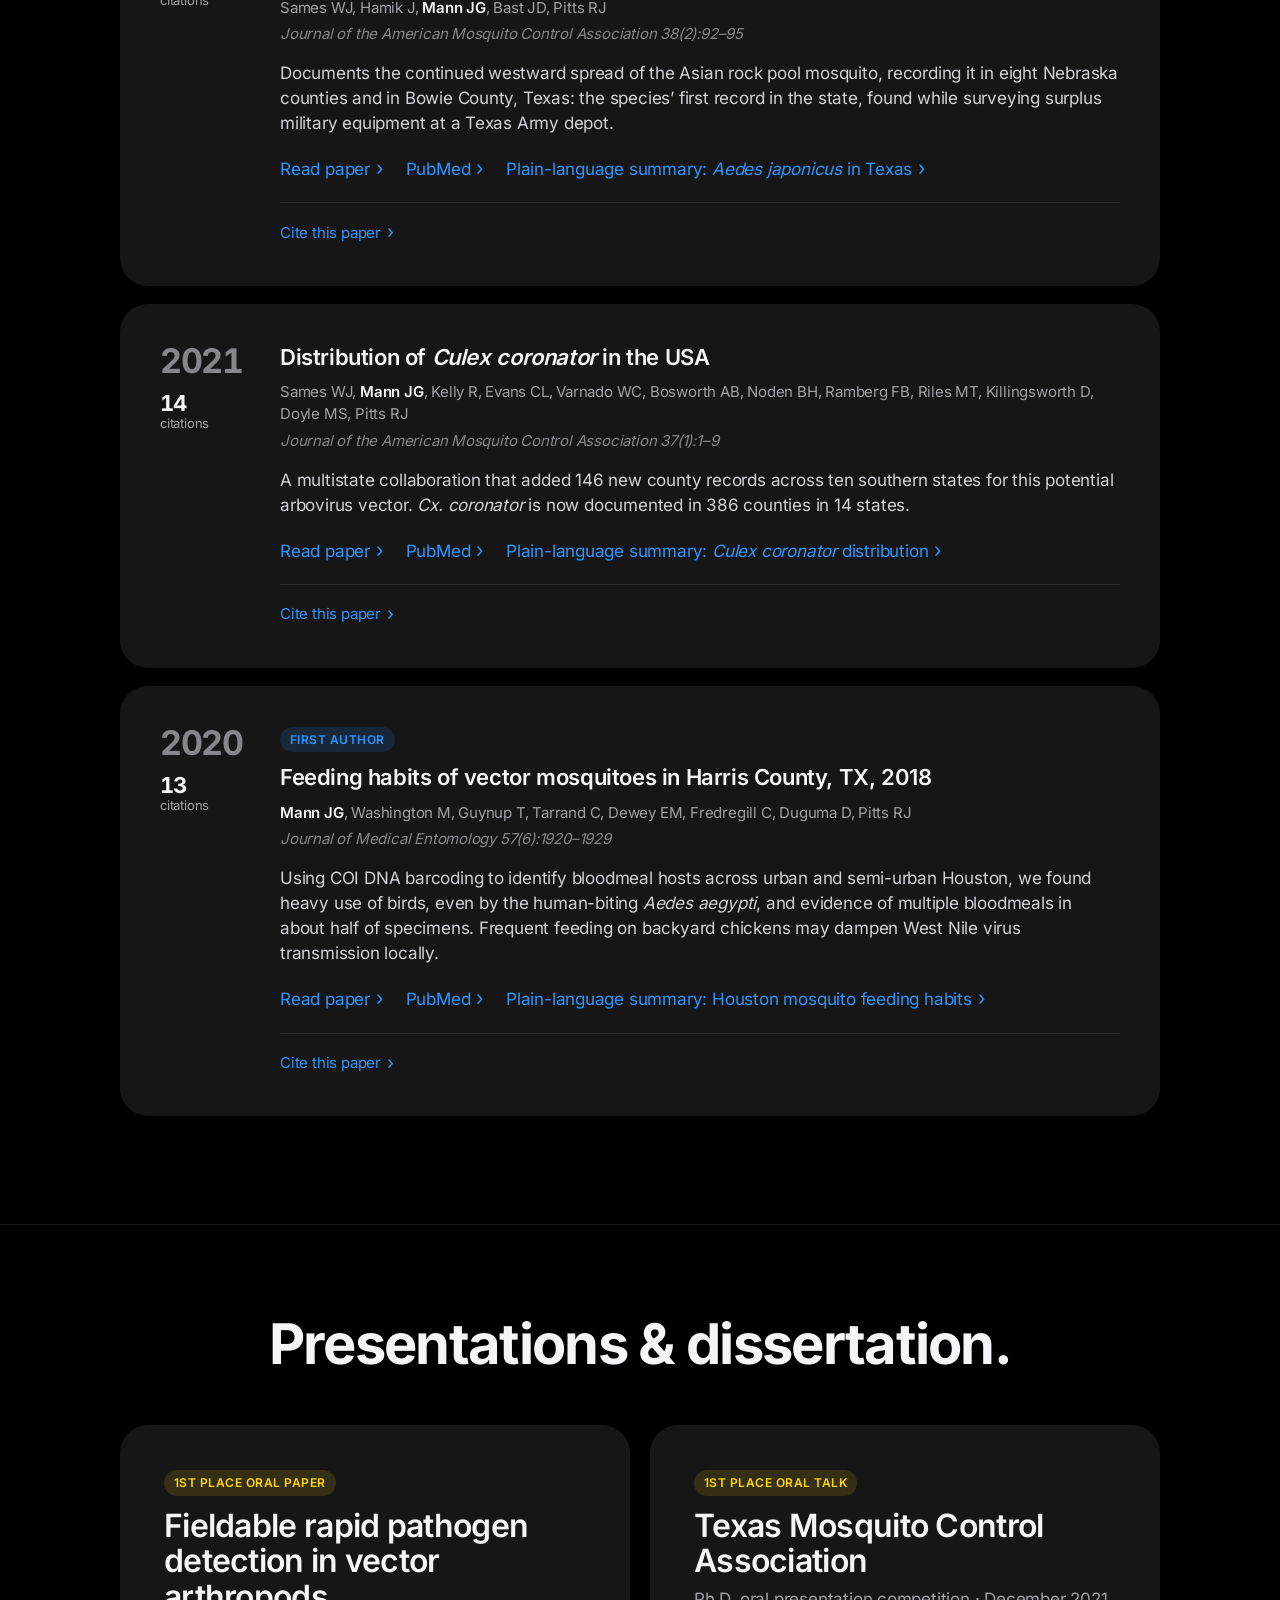
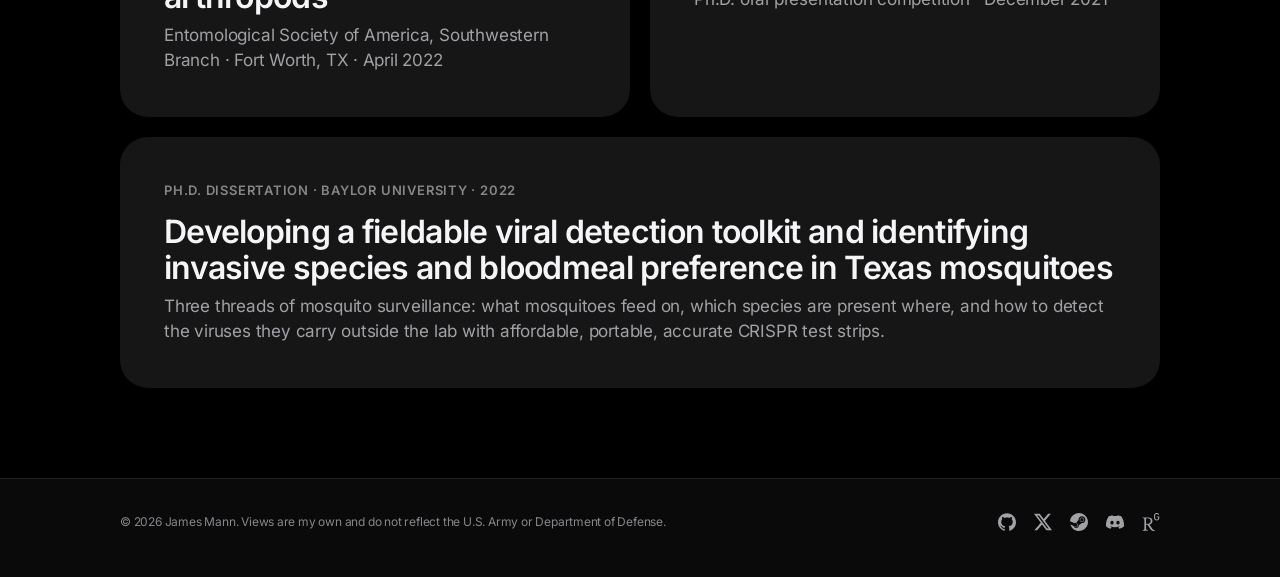
<file: publications.html>
<!doctype html>
<html lang="en">
<head>
  <meta charset="utf-8">
  <meta name="viewport" content="width=device-width, initial-scale=1">
  <title>James G. Mann Publications — CRISPR-Cas12, Mosquito Ecology &amp; Citations</title>
  <meta name="description" content="Peer-reviewed publications by James G. Mann, Ph.D. with citation counts: PrimedSherlock CRISPR-Cas12 crRNA design (BMC Bioinformatics), Aedes japonicus in Texas, Culex coronator distribution, and mosquito feeding habits in Harris County.">
  <meta name="theme-color" content="#000000">
  <meta name="color-scheme" content="dark">
  <link rel="canonical" href="https://bug.lat/publications.html">
  <meta property="og:type" content="website">
  <meta property="og:title" content="Publications — James Mann, Ph.D.">
  <meta property="og:description" content="CRISPR diagnostics, mosquito ecology, and invasive species research.">
  <meta property="og:url" content="https://bug.lat/publications.html">
  <meta property="og:image" content="https://bug.lat/assets/img/og-card.jpg">
  <meta property="og:image:width" content="1200">
  <meta property="og:image:height" content="630">
  <meta property="og:image:alt" content="James Mann, Ph.D. — Medical Entomologist, Molecular Biologist, Programmer">
  <link rel="icon" type="image/png" href="assets/img/favicon.png">
  <link rel="apple-touch-icon" href="assets/img/apple-touch-icon.png">
  <link rel="stylesheet" href="assets/css/style.css?v=20261031">
  <script>document.documentElement.classList.add("js")</script>
  <meta name="author" content="James G. Mann">
  <meta name="robots" content="index, follow, max-image-preview:large, max-snippet:-1">
  <meta property="og:site_name" content="James Mann, Ph.D.">
  <meta property="og:locale" content="en_US">
  <meta name="twitter:card" content="summary_large_image">
  <meta name="twitter:site" content="@TheBugCPT">
  <meta name="twitter:creator" content="@TheBugCPT">
  <script type="application/ld+json">
  {
    "@context": "https://schema.org",
    "@graph": [
      {
        "@type": "CollectionPage",
        "@id": "https://bug.lat/publications.html#webpage",
        "url": "https://bug.lat/publications.html",
        "name": "Publications — James G. Mann, Ph.D.",
        "isPartOf": { "@id": "https://bug.lat/#website" },
        "about": { "@id": "https://bug.lat/#person" },
        "mainEntity": { "@type": "ItemList", "itemListElement": [
          { "@type": "ListItem", "position": 1, "item": { "@id": "https://doi.org/10.1186/s12859-022-04968-5" } },
          { "@type": "ListItem", "position": 2, "item": { "@id": "https://doi.org/10.2987/21-7048" } },
          { "@type": "ListItem", "position": 3, "item": { "@id": "https://doi.org/10.2987/21-6995.1" } },
          { "@type": "ListItem", "position": 4, "item": { "@id": "https://doi.org/10.1093/jme/tjaa117" } }
        ] },
        "breadcrumb": { "@type": "BreadcrumbList", "itemListElement": [
          { "@type": "ListItem", "position": 1, "name": "Home", "item": "https://bug.lat/" },
          { "@type": "ListItem", "position": 2, "name": "Publications", "item": "https://bug.lat/publications.html" }
        ] }
      },
      { "@type": "Person", "@id": "https://bug.lat/#person", "name": "James Mann", "alternateName": ["James G. Mann", "James Gerard Mann", "Mann JG"], "url": "https://bug.lat/", "affiliation": { "@type": "CollegeOrUniversity", "name": "Baylor University" }, "sameAs": ["https://scholar.google.com/citations?user=msSLmUoAAAAJ", "https://openalex.org/A5034531546", "https://www.researchgate.net/profile/James-Mann-3"] },
      {
        "@type": "ScholarlyArticle",
        "@id": "https://doi.org/10.1186/s12859-022-04968-5",
        "headline": "PrimedSherlock: a tool for rapid design of highly specific CRISPR-Cas12 crRNAs",
        "author": [{ "@id": "https://bug.lat/#person" }, { "@type": "Person", "name": "R. Jason Pitts" }],
        "datePublished": "2022-10-14",
        "isPartOf": { "@type": "PublicationVolume", "volumeNumber": "23", "isPartOf": { "@type": "Periodical", "name": "BMC Bioinformatics", "issn": "1471-2105" } },
        "pagination": "428",
        "identifier": [{ "@type": "PropertyValue", "propertyID": "DOI", "value": "10.1186/s12859-022-04968-5" }, { "@type": "PropertyValue", "propertyID": "PMID", "value": "36241974" }],
        "url": "https://doi.org/10.1186/s12859-022-04968-5",
        "sameAs": ["https://pubmed.ncbi.nlm.nih.gov/36241974/", "https://openalex.org/W4306252739"],
        "isAccessibleForFree": true,
        "keywords": "CRISPR-Cas12, crRNA design, PrimedRPA, recombinase polymerase amplification, arbovirus detection, Flavivirus, dengue, Zika, West Nile virus, bioinformatics",
        "abstract": "PrimedSherlock is an automated, computer-guided process for selecting highly specific crRNAs and primers for CRISPR-Cas12 diagnostic assays. crRNAs designed against West Nile, Zika, and all four dengue serotypes detected their targets with minimal off-target background."
      },
      {
        "@type": "ScholarlyArticle",
        "@id": "https://doi.org/10.2987/21-7048",
        "headline": "Aedes japonicus japonicus in Nebraska and Texas",
        "author": [{ "@type": "Person", "name": "William J. Sames" }, { "@type": "Person", "name": "Jeff Hamik" }, { "@id": "https://bug.lat/#person" }, { "@type": "Person", "name": "Joshua D. Bast" }, { "@type": "Person", "name": "R. Jason Pitts" }],
        "datePublished": "2022-06-01",
        "isPartOf": { "@type": "PublicationIssue", "issueNumber": "2", "isPartOf": { "@type": "PublicationVolume", "volumeNumber": "38", "isPartOf": { "@type": "Periodical", "name": "Journal of the American Mosquito Control Association", "issn": "8756-971X" } } },
        "pagination": "92-95",
        "identifier": [{ "@type": "PropertyValue", "propertyID": "DOI", "value": "10.2987/21-7048" }, { "@type": "PropertyValue", "propertyID": "PMID", "value": "35588176" }],
        "url": "https://doi.org/10.2987/21-7048",
        "sameAs": ["https://pubmed.ncbi.nlm.nih.gov/35588176/", "https://openalex.org/W4281252757"],
        "keywords": "Aedes japonicus, Asian rock pool mosquito, invasive species, Texas, Nebraska, Bowie County, new state record"
      },
      {
        "@type": "ScholarlyArticle",
        "@id": "https://doi.org/10.2987/21-6995.1",
        "headline": "Distribution of Culex coronator in the USA",
        "author": [{ "@type": "Person", "name": "William J. Sames" }, { "@id": "https://bug.lat/#person" }, { "@type": "Person", "name": "Rosmarie Kelly" }, { "@type": "Person", "name": "Chris L. Evans" }, { "@type": "Person", "name": "Wendy C. Varnado" }, { "@type": "Person", "name": "Anthony B. Bosworth" }, { "@type": "Person", "name": "Bruce H. Noden" }, { "@type": "Person", "name": "Frank B. Ramberg" }, { "@type": "Person", "name": "Michael T. Riles" }, { "@type": "Person", "name": "Daniel Killingsworth" }, { "@type": "Person", "name": "Michael S. Doyle" }, { "@type": "Person", "name": "R. Jason Pitts" }],
        "datePublished": "2021-03-01",
        "isPartOf": { "@type": "PublicationIssue", "issueNumber": "1", "isPartOf": { "@type": "PublicationVolume", "volumeNumber": "37", "isPartOf": { "@type": "Periodical", "name": "Journal of the American Mosquito Control Association", "issn": "8756-971X" } } },
        "pagination": "1-9",
        "identifier": [{ "@type": "PropertyValue", "propertyID": "DOI", "value": "10.2987/21-6995.1" }, { "@type": "PropertyValue", "propertyID": "PMID", "value": "33857321" }],
        "url": "https://doi.org/10.2987/21-6995.1",
        "sameAs": ["https://pubmed.ncbi.nlm.nih.gov/33857321/", "https://openalex.org/W4206812928"],
        "keywords": "Culex coronator, mosquito distribution, county records, arbovirus vector, southern United States"
      },
      {
        "@type": "ScholarlyArticle",
        "@id": "https://doi.org/10.1093/jme/tjaa117",
        "headline": "Feeding Habits of Vector Mosquitoes in Harris County, TX, 2018",
        "author": [{ "@id": "https://bug.lat/#person" }, { "@type": "Person", "name": "Megan Washington" }, { "@type": "Person", "name": "Taylor Guynup" }, { "@type": "Person", "name": "Christopher Tarrand" }, { "@type": "Person", "name": "Elizabeth M. Dewey" }, { "@type": "Person", "name": "Chris Fredregill" }, { "@type": "Person", "name": "Dagne Duguma" }, { "@type": "Person", "name": "R. Jason Pitts" }],
        "datePublished": "2020-11-13",
        "isPartOf": { "@type": "PublicationIssue", "issueNumber": "6", "isPartOf": { "@type": "PublicationVolume", "volumeNumber": "57", "isPartOf": { "@type": "Periodical", "name": "Journal of Medical Entomology", "issn": "0022-2585" } } },
        "pagination": "1920-1929",
        "identifier": [{ "@type": "PropertyValue", "propertyID": "DOI", "value": "10.1093/jme/tjaa117" }, { "@type": "PropertyValue", "propertyID": "PMID", "value": "32574364" }],
        "url": "https://doi.org/10.1093/jme/tjaa117",
        "sameAs": ["https://pubmed.ncbi.nlm.nih.gov/32574364/", "https://openalex.org/W3037026308"],
        "keywords": "mosquito bloodmeal analysis, COI DNA barcoding, host feeding patterns, Aedes aegypti, West Nile virus, Harris County, Houston"
      }
    ]
  }
  </script>
</head>
<body>
  <header class="nav">
    <div class="wrap">
      <a class="brand" href="index.html"><img src="assets/img/avatar.jpg" alt="" width="26" height="26">bug.lat</a>
      <button class="nav-toggle" aria-label="Menu" aria-expanded="false"><span></span><span></span></button>
      <ul class="nav-links">
        <li><a href="index.html">Home</a></li>
        <li><a href="resume.html">Resume</a></li>
        <li><a href="publications.html" aria-current="page">Publications</a></li>
        <li><a href="programming.html">Programming</a></li>
        <li><a href="mcp.html">MCP Project</a></li>
      </ul>
    </div>
  </header>

  <main>
    <section class="page-hero">
      <div class="wrap">
        <p class="eyebrow reveal">Publications</p>
        <h1 class="display grad reveal d1">Publications: CRISPR-Cas12 Diagnostics &amp; Mosquito Ecology</h1>
        <p class="lead reveal d2">From a CRISPR design tool anyone can download to the first Texas record of an invasive mosquito: peer-reviewed work on detecting, tracking, and understanding disease vectors.</p>
        <div class="actions reveal d3">
          <a class="btn" href="https://www.researchgate.net/profile/James-Mann-3" target="_blank" rel="noopener">ResearchGate profile</a>
          <a class="more" href="https://pubmed.ncbi.nlm.nih.gov/?term=Mann+JG%5BAuthor%5D+AND+Pitts+RJ%5BAuthor%5D" target="_blank" rel="noopener">Search PubMed</a>
        </div>
      </div>
    </section>

    <section class="section" style="padding-top:20px">
      <div class="wrap">
        <div class="bento">
          <div class="card span-2 reveal"><p class="stat grad-blue" data-total-cites>58</p><p class="stat-label">total citations</p></div>
          <div class="card span-2 reveal d1"><p class="stat grad-green" data-h-index>3</p><p class="stat-label">h-index</p></div>
          <div class="card span-2 reveal d2"><p class="stat grad-amber">4</p><p class="stat-label">peer-reviewed papers, 2 as first author</p></div>
        </div>
        <p class="cites-note reveal">Citation counts from <a href="https://openalex.org/authors/A5034531546" target="_blank" rel="noopener">OpenAlex</a>, refreshed live<span data-cites-updated></span>.</p>

        <article class="pub reveal">
          <div class="pub-side">
            <div class="pub-year">2022</div>
            <a class="pub-cites" href="https://openalex.org/works?filter=cites:W4306252739" target="_blank" rel="noopener" data-doi="10.1186/s12859-022-04968-5"><b data-cites>29</b> citations</a>
          </div>
          <div>
            <span class="badge">First author · Software</span>
            <h3>PrimedSherlock: a tool for rapid design of highly specific CRISPR-Cas12 crRNAs</h3>
            <p class="authors"><b>Mann JG</b>, Pitts RJ</p>
            <p class="venue">BMC Bioinformatics 23:428</p>
            <p class="summary">CRISPR-Cas assays bring lab-grade specificity to the field, but designing their guide RNAs and isothermal primers takes intensive manual curation. PrimedSherlock automates it, selecting highly specific crRNAs from PrimedRPA primer sets. Guides designed against West Nile, Zika, and all four dengue serotypes detected their targets with minimal off-target noise.</p>
            <div class="links">
              <a class="more" href="https://doi.org/10.1186/s12859-022-04968-5" target="_blank" rel="noopener">Read paper (open access)</a>
              <a class="more" href="https://github.com/JamesGerardMann/PrimedSherlock" target="_blank" rel="noopener">Source code</a>
              <a class="more" href="https://pubmed.ncbi.nlm.nih.gov/36241974/" target="_blank" rel="noopener">PubMed</a>
              <a class="more" href="primedsherlock.html">PrimedSherlock guide</a>
            </div>
            <details class="cite">
              <summary>Cite this paper</summary>
              <div class="cite-body">
                <p class="cite-label">APA</p>
                <p class="cite-text" id="apa-1">Mann, J. G., &amp; Pitts, R. J. (2022). PrimedSherlock: A tool for rapid design of highly specific CRISPR-Cas12 crRNAs. <i>BMC Bioinformatics, 23</i>(1), 428. https://doi.org/10.1186/s12859-022-04968-5</p>
                <p class="cite-label">BibTeX</p>
                <pre class="cite-text" id="bib-1">@article{mann2022primedsherlock,
  author  = {Mann, James G. and Pitts, R. Jason},
  title   = {{PrimedSherlock}: a tool for rapid design of highly specific {CRISPR-Cas12} {crRNAs}},
  journal = {BMC Bioinformatics},
  volume  = {23},
  number  = {1},
  pages   = {428},
  year    = {2022},
  doi     = {10.1186/s12859-022-04968-5}
}</pre>
                <div class="cite-actions"><button type="button" class="btn ghost sm" data-copy-target="#apa-1" data-copy-label="APA citation">Copy APA</button><button type="button" class="btn ghost sm" data-copy-target="#bib-1" data-copy-label="BibTeX">Copy BibTeX</button></div>
              </div>
            </details>
          </div>
        </article>

        <article class="pub reveal">
          <div class="pub-side">
            <div class="pub-year">2022</div>
            <a class="pub-cites" href="https://openalex.org/works?filter=cites:W4281252757" target="_blank" rel="noopener" data-doi="10.2987/21-7048"><b data-cites>2</b> citations</a>
          </div>
          <div>
            <span class="badge gold">New state record</span>
            <h3><i>Aedes japonicus japonicus</i> in Nebraska and Texas</h3>
            <p class="authors">Sames WJ, Hamik J, <b>Mann JG</b>, Bast JD, Pitts RJ</p>
            <p class="venue">Journal of the American Mosquito Control Association 38(2):92–95</p>
            <p class="summary">Documents the continued westward spread of the Asian rock pool mosquito, recording it in eight Nebraska counties and in Bowie County, Texas: the species’ first record in the state, found while surveying surplus military equipment at a Texas Army depot.</p>
            <div class="links">
              <a class="more" href="https://doi.org/10.2987/21-7048" target="_blank" rel="noopener">Read paper</a>
              <a class="more" href="https://pubmed.ncbi.nlm.nih.gov/35588176/" target="_blank" rel="noopener">PubMed</a>
              <a class="more" href="research/aedes-japonicus-texas.html">Plain-language summary: <i>Aedes japonicus</i> in Texas</a>
            </div>
            <details class="cite">
              <summary>Cite this paper</summary>
              <div class="cite-body">
                <p class="cite-label">APA</p>
                <p class="cite-text" id="apa-2">Sames, W. J., Hamik, J., Mann, J. G., Bast, J. D., &amp; Pitts, R. J. (2022). <i>Aedes japonicus japonicus</i> in Nebraska and Texas. <i>Journal of the American Mosquito Control Association, 38</i>(2), 92–95. https://doi.org/10.2987/21-7048</p>
                <p class="cite-label">BibTeX</p>
                <pre class="cite-text" id="bib-2">@article{sames2022aedes,
  author  = {Sames, William J. and Hamik, Jeff and Mann, James G. and Bast, Joshua D. and Pitts, R. Jason},
  title   = {\textit{Aedes japonicus japonicus} in {Nebraska} and {Texas}},
  journal = {Journal of the American Mosquito Control Association},
  volume  = {38},
  number  = {2},
  pages   = {92--95},
  year    = {2022},
  doi     = {10.2987/21-7048}
}</pre>
                <div class="cite-actions"><button type="button" class="btn ghost sm" data-copy-target="#apa-2" data-copy-label="APA citation">Copy APA</button><button type="button" class="btn ghost sm" data-copy-target="#bib-2" data-copy-label="BibTeX">Copy BibTeX</button></div>
              </div>
            </details>
          </div>
        </article>

        <article class="pub reveal">
          <div class="pub-side">
            <div class="pub-year">2021</div>
            <a class="pub-cites" href="https://openalex.org/works?filter=cites:W4206812928" target="_blank" rel="noopener" data-doi="10.2987/21-6995.1"><b data-cites>14</b> citations</a>
          </div>
          <div>
            <h3>Distribution of <i>Culex coronator</i> in the USA</h3>
            <p class="authors">Sames WJ, <b>Mann JG</b>, Kelly R, Evans CL, Varnado WC, Bosworth AB, Noden BH, Ramberg FB, Riles MT, Killingsworth D, Doyle MS, Pitts RJ</p>
            <p class="venue">Journal of the American Mosquito Control Association 37(1):1–9</p>
            <p class="summary">A multistate collaboration that added 146 new county records across ten southern states for this potential arbovirus vector. <i>Cx. coronator</i> is now documented in 386 counties in 14 states.</p>
            <div class="links">
              <a class="more" href="https://doi.org/10.2987/21-6995.1" target="_blank" rel="noopener">Read paper</a>
              <a class="more" href="https://pubmed.ncbi.nlm.nih.gov/33857321/" target="_blank" rel="noopener">PubMed</a>
              <a class="more" href="research/culex-coronator-distribution.html">Plain-language summary: <i>Culex coronator</i> distribution</a>
            </div>
            <details class="cite">
              <summary>Cite this paper</summary>
              <div class="cite-body">
                <p class="cite-label">APA</p>
                <p class="cite-text" id="apa-3">Sames, W. J., Mann, J. G., Kelly, R., Evans, C. L., Varnado, W. C., Bosworth, A. B., Noden, B. H., Ramberg, F. B., Riles, M. T., Killingsworth, D., Doyle, M. S., &amp; Pitts, R. J. (2021). Distribution of <i>Culex coronator</i> in the USA. <i>Journal of the American Mosquito Control Association, 37</i>(1), 1–9. https://doi.org/10.2987/21-6995.1</p>
                <p class="cite-label">BibTeX</p>
                <pre class="cite-text" id="bib-3">@article{sames2021culex,
  author  = {Sames, William J. and Mann, James G. and Kelly, Rosmarie and Evans, Chris L. and Varnado, Wendy C. and Bosworth, Anthony B. and Noden, Bruce H. and Ramberg, Frank B. and Riles, Michael T. and Killingsworth, Daniel and Doyle, Michael S. and Pitts, R. Jason},
  title   = {Distribution of \textit{Culex coronator} in the {USA}},
  journal = {Journal of the American Mosquito Control Association},
  volume  = {37},
  number  = {1},
  pages   = {1--9},
  year    = {2021},
  doi     = {10.2987/21-6995.1}
}</pre>
                <div class="cite-actions"><button type="button" class="btn ghost sm" data-copy-target="#apa-3" data-copy-label="APA citation">Copy APA</button><button type="button" class="btn ghost sm" data-copy-target="#bib-3" data-copy-label="BibTeX">Copy BibTeX</button></div>
              </div>
            </details>
          </div>
        </article>

        <article class="pub reveal">
          <div class="pub-side">
            <div class="pub-year">2020</div>
            <a class="pub-cites" href="https://openalex.org/works?filter=cites:W3037026308" target="_blank" rel="noopener" data-doi="10.1093/jme/tjaa117"><b data-cites>13</b> citations</a>
          </div>
          <div>
            <span class="badge">First author</span>
            <h3>Feeding habits of vector mosquitoes in Harris County, TX, 2018</h3>
            <p class="authors"><b>Mann JG</b>, Washington M, Guynup T, Tarrand C, Dewey EM, Fredregill C, Duguma D, Pitts RJ</p>
            <p class="venue">Journal of Medical Entomology 57(6):1920–1929</p>
            <p class="summary">Using COI DNA barcoding to identify bloodmeal hosts across urban and semi-urban Houston, we found heavy use of birds, even by the human-biting <i>Aedes aegypti</i>, and evidence of multiple bloodmeals in about half of specimens. Frequent feeding on backyard chickens may dampen West Nile virus transmission locally.</p>
            <div class="links">
              <a class="more" href="https://doi.org/10.1093/jme/tjaa117" target="_blank" rel="noopener">Read paper</a>
              <a class="more" href="https://pubmed.ncbi.nlm.nih.gov/32574364/" target="_blank" rel="noopener">PubMed</a>
              <a class="more" href="research/harris-county-mosquito-feeding.html">Plain-language summary: Houston mosquito feeding habits</a>
            </div>
            <details class="cite">
              <summary>Cite this paper</summary>
              <div class="cite-body">
                <p class="cite-label">APA</p>
                <p class="cite-text" id="apa-4">Mann, J. G., Washington, M., Guynup, T., Tarrand, C., Dewey, E. M., Fredregill, C., Duguma, D., &amp; Pitts, R. J. (2020). Feeding habits of vector mosquitoes in Harris County, TX, 2018. <i>Journal of Medical Entomology, 57</i>(6), 1920–1929. https://doi.org/10.1093/jme/tjaa117</p>
                <p class="cite-label">BibTeX</p>
                <pre class="cite-text" id="bib-4">@article{mann2020feeding,
  author  = {Mann, James G. and Washington, Megan and Guynup, Taylor and Tarrand, Christopher and Dewey, Elizabeth M. and Fredregill, Chris and Duguma, Dagne and Pitts, R. Jason},
  title   = {Feeding Habits of Vector Mosquitoes in {Harris County, TX}, 2018},
  journal = {Journal of Medical Entomology},
  volume  = {57},
  number  = {6},
  pages   = {1920--1929},
  year    = {2020},
  doi     = {10.1093/jme/tjaa117}
}</pre>
                <div class="cite-actions"><button type="button" class="btn ghost sm" data-copy-target="#apa-4" data-copy-label="APA citation">Copy APA</button><button type="button" class="btn ghost sm" data-copy-target="#bib-4" data-copy-label="BibTeX">Copy BibTeX</button></div>
              </div>
            </details>
          </div>
        </article>
      </div>
    </section>

    <hr class="divider">

    <section class="section">
      <div class="wrap">
        <div class="section-head reveal">
          <h2 class="headline">Presentations &amp; dissertation.</h2>
        </div>
        <div class="bento">
          <div class="card span-3 reveal">
            <span class="badge gold">1st place oral paper</span>
            <h3 class="title">Fieldable rapid pathogen detection in vector arthropods</h3>
            <p>Entomological Society of America, Southwestern Branch · Fort Worth, TX · April 2022</p>
          </div>
          <div class="card span-3 reveal d1">
            <span class="badge gold">1st place oral talk</span>
            <h3 class="title">Texas Mosquito Control Association</h3>
            <p>Ph.D. oral presentation competition · December 2021</p>
          </div>
          <div class="card span-6 reveal">
            <p class="kicker">Ph.D. dissertation · Baylor University · 2022</p>
            <h3 class="title">Developing a fieldable viral detection toolkit and identifying invasive species and bloodmeal preference in Texas mosquitoes</h3>
            <p>Three threads of mosquito surveillance: what mosquitoes feed on, which species are present where, and how to detect the viruses they carry outside the lab with affordable, portable, accurate CRISPR test strips.</p>
          </div>
        </div>
      </div>
    </section>
  </main>

  <footer class="footer">
    <div class="wrap">
      <span>© <span data-year>2026</span> James Mann. Views are my own and do not reflect the U.S. Army or Department of Defense.</span>
      <div class="footer-social">
        <a href="https://github.com/14manj01" target="_blank" rel="noopener" aria-label="GitHub"><span class="i i-github"></span></a>
        <a href="https://x.com/TheBugCPT" target="_blank" rel="noopener" aria-label="X"><span class="i i-x"></span></a>
        <a href="https://steamcommunity.com/id/aedesaegypti" target="_blank" rel="noopener" aria-label="Steam"><span class="i i-steam"></span></a>
        <button type="button" data-copy="Cpt72bug" aria-label="Copy Discord username"><span class="i i-discord"></span></button>
        <a href="https://www.researchgate.net/profile/James-Mann-3" target="_blank" rel="noopener" aria-label="ResearchGate"><span class="i i-researchgate"></span></a>
      </div>
    </div>
  </footer>
  <script src="assets/js/main.js" defer></script>
</body>
</html>
</file>
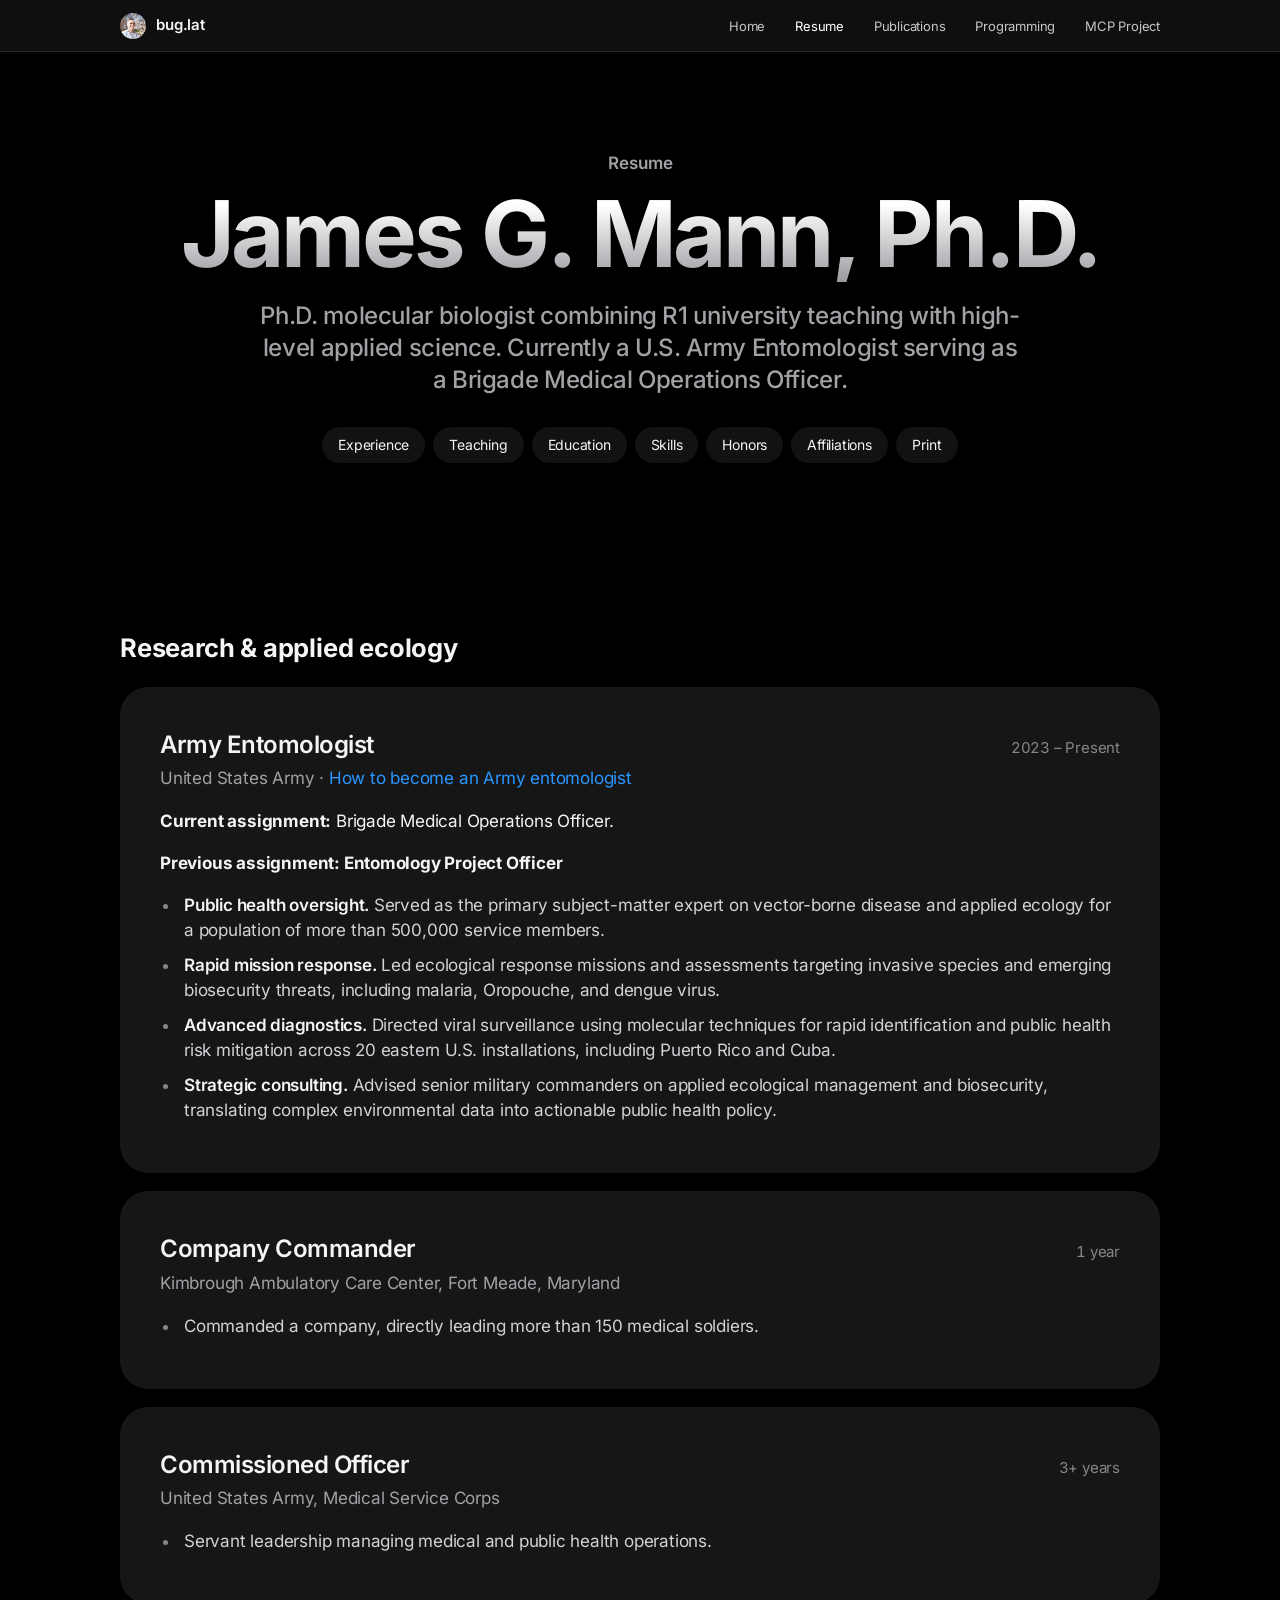
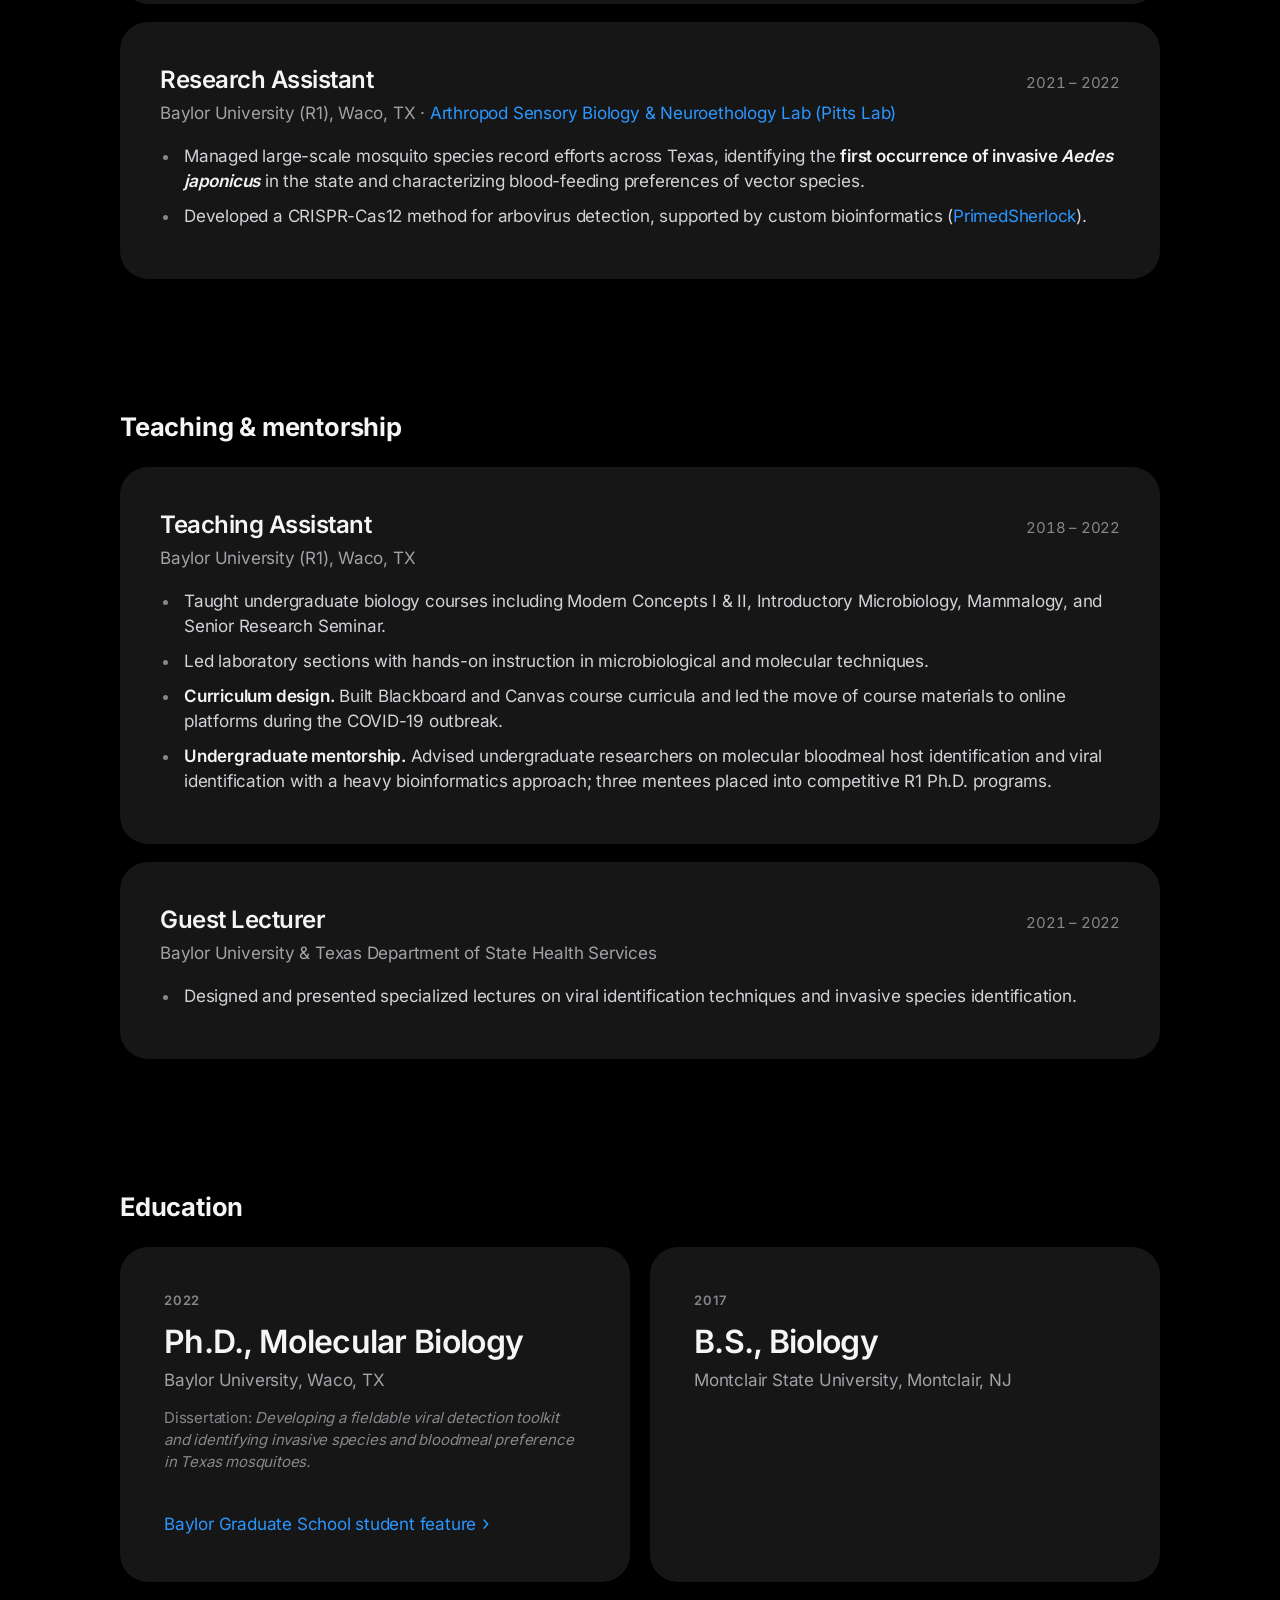
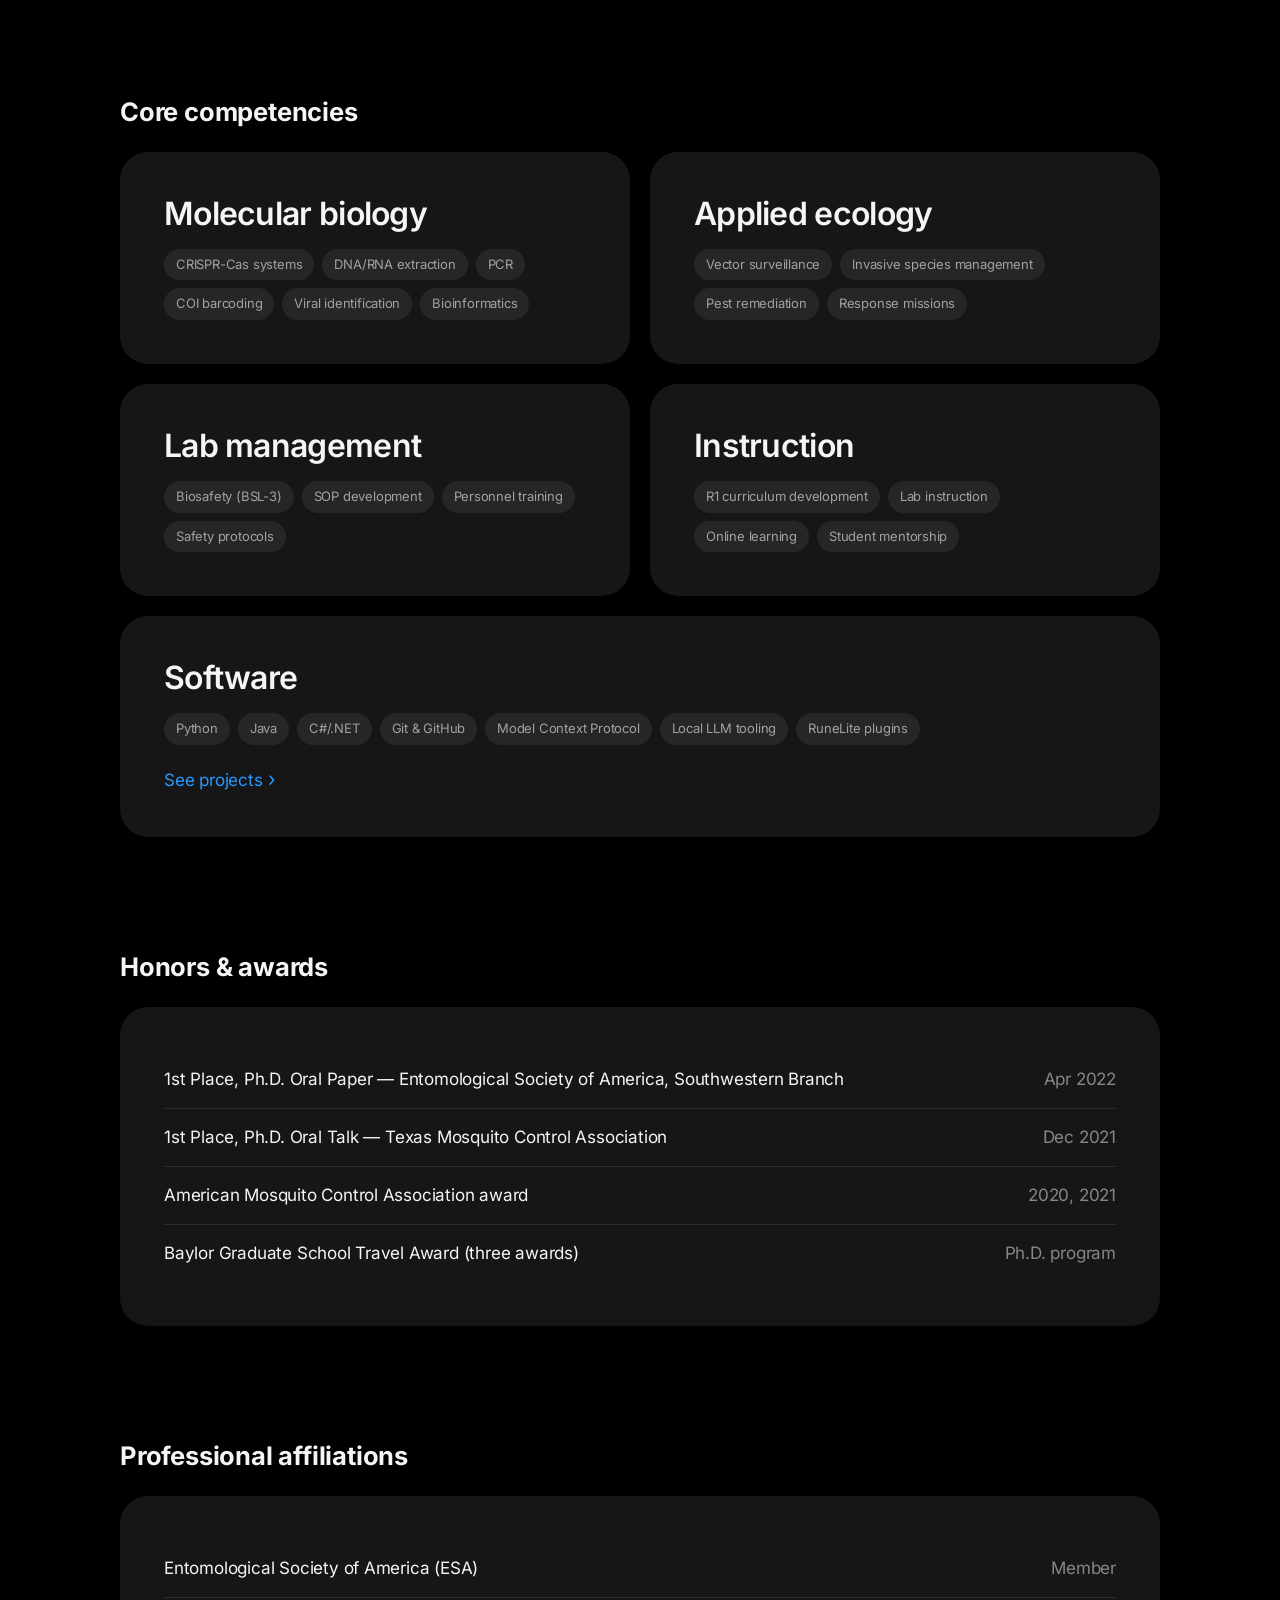
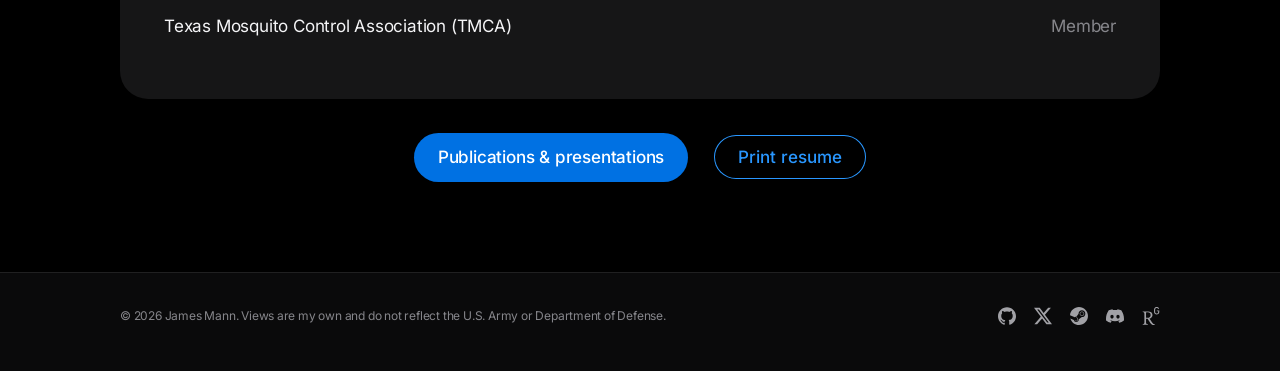
<file: resume.html>
<!doctype html>
<html lang="en">
<head>
  <meta charset="utf-8">
  <meta name="viewport" content="width=device-width, initial-scale=1">
  <title>James Mann, Ph.D. Resume — U.S. Army Medical Entomologist &amp; Molecular Biologist</title>
  <meta name="description" content="Resume of James G. Mann, Ph.D.: U.S. Army entomologist serving as a Brigade Medical Operations Officer, Baylor University Ph.D. in Molecular Biology, CRISPR-Cas12 diagnostics researcher, and biology instructor.">
  <meta name="theme-color" content="#000000">
  <meta name="color-scheme" content="dark">
  <link rel="canonical" href="https://bug.lat/resume.html">
  <meta property="og:type" content="profile">
  <meta property="og:title" content="Resume — James Mann, Ph.D.">
  <meta property="og:description" content="Army medical entomologist and Ph.D. molecular biologist.">
  <meta property="og:url" content="https://bug.lat/resume.html">
  <meta property="og:image" content="https://bug.lat/assets/img/og-card.jpg">
  <meta property="og:image:width" content="1200">
  <meta property="og:image:height" content="630">
  <meta property="og:image:alt" content="James Mann, Ph.D. — Medical Entomologist, Molecular Biologist, Programmer">
  <link rel="icon" type="image/png" href="assets/img/favicon.png">
  <link rel="apple-touch-icon" href="assets/img/apple-touch-icon.png">
  <link rel="stylesheet" href="assets/css/style.css?v=20261031">
  <script>document.documentElement.classList.add("js")</script>
  <meta name="author" content="James G. Mann">
  <meta name="robots" content="index, follow, max-image-preview:large, max-snippet:-1">
  <meta property="og:site_name" content="James Mann, Ph.D.">
  <meta property="og:locale" content="en_US">
  <meta name="twitter:card" content="summary_large_image">
  <meta name="twitter:site" content="@TheBugCPT">
  <meta name="twitter:creator" content="@TheBugCPT">
  <script type="application/ld+json">
  {
    "@context": "https://schema.org",
    "@graph": [
      {
        "@type": "ProfilePage",
        "@id": "https://bug.lat/resume.html#webpage",
        "url": "https://bug.lat/resume.html",
        "name": "James Mann, Ph.D. Resume",
        "isPartOf": { "@id": "https://bug.lat/#website" },
        "mainEntity": { "@id": "https://bug.lat/#person" },
        "breadcrumb": {
          "@type": "BreadcrumbList",
          "itemListElement": [
            { "@type": "ListItem", "position": 1, "name": "Home", "item": "https://bug.lat/" },
            { "@type": "ListItem", "position": 2, "name": "Resume", "item": "https://bug.lat/resume.html" }
          ]
        }
      },
      {
        "@type": "Person",
        "@id": "https://bug.lat/#person",
        "name": "James Mann",
        "alternateName": ["James G. Mann", "James Gerard Mann", "James Mann, Ph.D.", "Dr. James Mann"],
        "honorificSuffix": "Ph.D.",
        "url": "https://bug.lat/",
        "image": "https://bug.lat/assets/img/avatar.jpg",
        "jobTitle": ["Army Entomologist", "Medical Entomologist"],
        "worksFor": { "@type": "GovernmentOrganization", "name": "United States Army", "url": "https://www.army.mil/" },
        "hasOccupation": [
          { "@type": "Occupation", "name": "Army Entomologist", "description": "U.S. Army entomologist (AOC 72B). Previously an Entomology Project Officer: the subject-matter expert on vector-borne disease and applied ecology for 500,000+ service members, directing molecular viral surveillance across 20 eastern U.S. installations including Puerto Rico and Cuba.", "occupationLocation": { "@type": "Country", "name": "United States" }, "skills": "Vector surveillance, invasive species management, viral identification, biosecurity consulting" },
          { "@type": "Occupation", "name": "Brigade Medical Operations Officer", "description": "Current assignment as a U.S. Army entomologist." },
          { "@type": "Occupation", "name": "Company Commander, Kimbrough Ambulatory Care Center, Fort Meade", "description": "Commanded a company of more than 150 medical soldiers for one year at Kimbrough Ambulatory Care Center, Fort Meade, Maryland.", "occupationLocation": { "@type": "Place", "name": "Kimbrough Ambulatory Care Center, Fort Meade, Maryland" } },
          { "@type": "Occupation", "name": "Commissioned Officer, U.S. Army Medical Service Corps", "description": "Commissioned officer managing medical and public health operations." },
          { "@type": "Occupation", "name": "Research Assistant, Baylor University", "description": "Identified the first Texas occurrence of invasive Aedes japonicus; developed CRISPR-Cas12 arbovirus detection methods." },
          { "@type": "Occupation", "name": "Teaching Assistant, Baylor University", "description": "Taught Modern Concepts I & II, Introductory Microbiology, Mammalogy, and Senior Research Seminar; three mentees placed into R1 Ph.D. programs." },
          { "@type": "Occupation", "name": "Guest Lecturer, Baylor University and Texas Department of State Health Services", "description": "Lectures on viral identification techniques and invasive species identification." }
        ],
        "alumniOf": [
          { "@type": "CollegeOrUniversity", "name": "Baylor University", "url": "https://www.baylor.edu/" },
          { "@type": "CollegeOrUniversity", "name": "Montclair State University", "url": "https://www.montclair.edu/" },
          { "@type": "ResearchOrganization", "name": "Pitts Lab, Arthropod Sensory Biology & Neuroethology Lab, Baylor University", "url": "https://sites.baylor.edu/jason_pitts/" }
        ],
        "hasCredential": [
          { "@type": "EducationalOccupationalCredential", "credentialCategory": "degree", "name": "Doctor of Philosophy (Ph.D.), Molecular Biology", "recognizedBy": { "@type": "CollegeOrUniversity", "name": "Baylor University" } },
          { "@type": "EducationalOccupationalCredential", "credentialCategory": "degree", "name": "Bachelor of Science (B.S.), Biology", "recognizedBy": { "@type": "CollegeOrUniversity", "name": "Montclair State University" } }
        ],
        "memberOf": [
          { "@type": "Organization", "name": "Entomological Society of America", "url": "https://www.entsoc.org/" },
          { "@type": "Organization", "name": "Texas Mosquito Control Association" }
        ],
        "award": [
          "1st Place Ph.D. Oral Paper, Entomological Society of America Southwestern Branch (2022)",
          "1st Place Ph.D. Oral Talk, Texas Mosquito Control Association (2021)",
          "American Mosquito Control Association award (2020, 2021)",
          "Baylor Graduate School Travel Award"
        ],
        "knowsAbout": ["CRISPR-Cas systems", "DNA/RNA extraction", "PCR", "COI barcoding", "Viral identification", "Vector surveillance", "Invasive species management", "Pest remediation", "Biosafety (BSL-3)", "SOP development", "Curriculum development", "Laboratory instruction", "Student mentorship", "Bioinformatics", "Python", "Java"],
        "sameAs": [
          "https://github.com/14manj01",
          "https://github.com/JamesGerardMann",
          "https://x.com/TheBugCPT",
          "https://www.researchgate.net/profile/James-Mann-3",
          "https://openalex.org/A5034531546",
          "https://graduate.baylor.edu/person/james-mann",
          "https://www.linkedin.com/in/james-mann-ba7a4b6b",
          "https://scholar.google.com/citations?user=msSLmUoAAAAJ"
        ],
        "subjectOf": [
          {
            "@type": "ProfilePage",
            "url": "https://graduate.baylor.edu/person/james-mann",
            "name": "James Mann | Graduate School | Baylor University",
            "datePublished": "2023-08-14",
            "publisher": { "@type": "CollegeOrUniversity", "name": "Baylor University Graduate School", "url": "https://graduate.baylor.edu/" }
          },
          {
            "@type": "WebPage",
            "url": "https://sites.baylor.edu/jason_pitts/lab-alumni/",
            "name": "Lab Alumni | Pitts Lab",
            "publisher": { "@type": "ResearchOrganization", "name": "Pitts Lab, Baylor University", "url": "https://sites.baylor.edu/jason_pitts/" }
          }
        ]
      }
    ]
  }
  </script>
</head>
<body>
  <header class="nav">
    <div class="wrap">
      <a class="brand" href="index.html"><img src="assets/img/avatar.jpg" alt="" width="26" height="26">bug.lat</a>
      <button class="nav-toggle" aria-label="Menu" aria-expanded="false"><span></span><span></span></button>
      <ul class="nav-links">
        <li><a href="index.html">Home</a></li>
        <li><a href="resume.html" aria-current="page">Resume</a></li>
        <li><a href="publications.html">Publications</a></li>
        <li><a href="programming.html">Programming</a></li>
        <li><a href="mcp.html">MCP Project</a></li>
      </ul>
    </div>
  </header>

  <main>
    <section class="page-hero">
      <div class="wrap">
        <p class="eyebrow reveal">Resume</p>
        <h1 class="display grad reveal d1">James G. Mann, Ph.D.</h1>
        <p class="lead reveal d2">Ph.D. molecular biologist combining R1 university teaching with high-level applied science. Currently a U.S. Army Entomologist serving as a Brigade Medical Operations Officer.</p>
        <nav class="toc reveal d3" aria-label="Resume sections">
          <a href="#experience">Experience</a>
          <a href="#teaching">Teaching</a>
          <a href="#education">Education</a>
          <a href="#skills">Skills</a>
          <a href="#honors">Honors</a>
          <a href="#affiliations">Affiliations</a>
          <button type="button" data-print>Print</button>
        </nav>
      </div>
    </section>
    <section class="section res-section" id="experience">
      <div class="wrap">
        <h2 class="reveal">Research &amp; applied ecology</h2>

        <article class="role reveal">
          <div class="role-head"><h3>Army Entomologist</h3><span class="role-date">2023 – Present</span></div>
          <p class="role-org">United States Army · <a href="army-entomologist.html">How to become an Army entomologist</a></p>
          <p><b>Current assignment:</b> Brigade Medical Operations Officer.</p>
          <p style="margin-top:14px"><b>Previous assignment: Entomology Project Officer</b></p>
          <ul>
            <li><b>Public health oversight.</b> Served as the primary subject-matter expert on vector-borne disease and applied ecology for a population of more than 500,000 service members.</li>
            <li><b>Rapid mission response.</b> Led ecological response missions and assessments targeting invasive species and emerging biosecurity threats, including malaria, Oropouche, and dengue virus.</li>
            <li><b>Advanced diagnostics.</b> Directed viral surveillance using molecular techniques for rapid identification and public health risk mitigation across 20 eastern U.S. installations, including Puerto Rico and Cuba.</li>
            <li><b>Strategic consulting.</b> Advised senior military commanders on applied ecological management and biosecurity, translating complex environmental data into actionable public health policy.</li>
          </ul>
        </article>

        <article class="role reveal">
          <div class="role-head"><h3>Company Commander</h3><span class="role-date">1 year</span></div>
          <p class="role-org">Kimbrough Ambulatory Care Center, Fort Meade, Maryland</p>
          <ul>
            <li>Commanded a company, directly leading more than 150 medical soldiers.</li>
          </ul>
        </article>

        <article class="role reveal">
          <div class="role-head"><h3>Commissioned Officer</h3><span class="role-date">3+ years</span></div>
          <p class="role-org">United States Army, Medical Service Corps</p>
          <ul>
            <li>Servant leadership managing medical and public health operations.</li>
          </ul>
        </article>

        <article class="role reveal">
          <div class="role-head"><h3>Research Assistant</h3><span class="role-date">2021 – 2022</span></div>
          <p class="role-org">Baylor University (R1), Waco, TX · <a href="https://sites.baylor.edu/jason_pitts/lab-alumni/" target="_blank" rel="noopener">Arthropod Sensory Biology &amp; Neuroethology Lab (Pitts Lab)</a></p>
          <ul>
            <li>Managed large-scale mosquito species record efforts across Texas, identifying the <b>first occurrence of invasive <i>Aedes japonicus</i></b> in the state and characterizing blood-feeding preferences of vector species.</li>
            <li>Developed a CRISPR-Cas12 method for arbovirus detection, supported by custom bioinformatics (<a href="publications.html">PrimedSherlock</a>).</li>
          </ul>
        </article>
      </div>
    </section>

    <section class="section res-section" id="teaching" style="padding-top:0">
      <div class="wrap">
        <h2 class="reveal">Teaching &amp; mentorship</h2>

        <article class="role reveal">
          <div class="role-head"><h3>Teaching Assistant</h3><span class="role-date">2018 – 2022</span></div>
          <p class="role-org">Baylor University (R1), Waco, TX</p>
          <ul>
            <li>Taught undergraduate biology courses including Modern Concepts I &amp; II, Introductory Microbiology, Mammalogy, and Senior Research Seminar.</li>
            <li>Led laboratory sections with hands-on instruction in microbiological and molecular techniques.</li>
            <li><b>Curriculum design.</b> Built Blackboard and Canvas course curricula and led the move of course materials to online platforms during the COVID-19 outbreak.</li>
            <li><b>Undergraduate mentorship.</b> Advised undergraduate researchers on molecular bloodmeal host identification and viral identification with a heavy bioinformatics approach; three mentees placed into competitive R1 Ph.D. programs.</li>
          </ul>
        </article>

        <article class="role reveal">
          <div class="role-head"><h3>Guest Lecturer</h3><span class="role-date">2021 – 2022</span></div>
          <p class="role-org">Baylor University &amp; Texas Department of State Health Services</p>
          <ul>
            <li>Designed and presented specialized lectures on viral identification techniques and invasive species identification.</li>
          </ul>
        </article>
      </div>
    </section>

    <section class="section res-section" id="education" style="padding-top:0">
      <div class="wrap">
        <h2 class="reveal">Education</h2>
        <div class="bento">
          <div class="card span-3 reveal">
            <p class="kicker">2022</p>
            <h3 class="title">Ph.D., Molecular Biology</h3>
            <p>Baylor University, Waco, TX</p>
            <p class="muted" style="margin-top:14px;font-size:15px">Dissertation: <i>Developing a fieldable viral detection toolkit and identifying invasive species and bloodmeal preference in Texas mosquitoes.</i></p>
            <p style="margin-top:14px;font-size:15px"><a class="more" href="https://graduate.baylor.edu/person/james-mann" target="_blank" rel="noopener">Baylor Graduate School student feature</a></p>
          </div>
          <div class="card span-3 reveal d1">
            <p class="kicker">2017</p>
            <h3 class="title">B.S., Biology</h3>
            <p>Montclair State University, Montclair, NJ</p>
          </div>
        </div>
      </div>
    </section>

    <section class="section res-section" id="skills" style="padding-top:0">
      <div class="wrap">
        <h2 class="reveal">Core competencies</h2>
        <div class="bento">
          <div class="card span-3 reveal">
            <h3 class="title">Molecular biology</h3>
            <div class="chips"><span class="chip">CRISPR-Cas systems</span><span class="chip">DNA/RNA extraction</span><span class="chip">PCR</span><span class="chip">COI barcoding</span><span class="chip">Viral identification</span><span class="chip">Bioinformatics</span></div>
          </div>
          <div class="card span-3 reveal d1">
            <h3 class="title">Applied ecology</h3>
            <div class="chips"><span class="chip">Vector surveillance</span><span class="chip">Invasive species management</span><span class="chip">Pest remediation</span><span class="chip">Response missions</span></div>
          </div>
          <div class="card span-3 reveal">
            <h3 class="title">Lab management</h3>
            <div class="chips"><span class="chip">Biosafety (BSL-3)</span><span class="chip">SOP development</span><span class="chip">Personnel training</span><span class="chip">Safety protocols</span></div>
          </div>
          <div class="card span-3 reveal d1">
            <h3 class="title">Instruction</h3>
            <div class="chips"><span class="chip">R1 curriculum development</span><span class="chip">Lab instruction</span><span class="chip">Online learning</span><span class="chip">Student mentorship</span></div>
          </div>
          <div class="card span-6 reveal">
            <h3 class="title">Software</h3>
            <div class="chips"><span class="chip">Python</span><span class="chip">Java</span><span class="chip">C#/.NET</span><span class="chip">Git &amp; GitHub</span><span class="chip">Model Context Protocol</span><span class="chip">Local LLM tooling</span><span class="chip">RuneLite plugins</span></div>
            <a class="more" href="programming.html" style="display:inline-block;margin-top:20px">See projects</a>
          </div>
        </div>
      </div>
    </section>

    <section class="section res-section" id="honors" style="padding-top:0">
      <div class="wrap">
        <h2 class="reveal">Honors &amp; awards</h2>
        <div class="card reveal">
          <ul class="list-plain">
            <li><span>1st Place, Ph.D. Oral Paper — Entomological Society of America, Southwestern Branch</span><span>Apr 2022</span></li>
            <li><span>1st Place, Ph.D. Oral Talk — Texas Mosquito Control Association</span><span>Dec 2021</span></li>
            <li><span>American Mosquito Control Association award</span><span>2020, 2021</span></li>
            <li><span>Baylor Graduate School Travel Award (three awards)</span><span>Ph.D. program</span></li>
          </ul>
        </div>
      </div>
    </section>

    <section class="section res-section" id="affiliations" style="padding-top:0">
      <div class="wrap">
        <h2 class="reveal">Professional affiliations</h2>
        <div class="card reveal">
          <ul class="list-plain">
            <li><span>Entomological Society of America (ESA)</span><span>Member</span></li>
            <li><span>Texas Mosquito Control Association (TMCA)</span><span>Member</span></li>
          </ul>
        </div>
        <div class="actions no-print reveal">
          <a class="btn" href="publications.html">Publications &amp; presentations</a>
          <button class="btn ghost" type="button" data-print>Print resume</button>
        </div>
      </div>
    </section>
  </main>

  <footer class="footer">
    <div class="wrap">
      <span>© <span data-year>2026</span> James Mann. Views are my own and do not reflect the U.S. Army or Department of Defense.</span>
      <div class="footer-social">
        <a href="https://github.com/14manj01" target="_blank" rel="noopener" aria-label="GitHub"><span class="i i-github"></span></a>
        <a href="https://x.com/TheBugCPT" target="_blank" rel="noopener" aria-label="X"><span class="i i-x"></span></a>
        <a href="https://steamcommunity.com/id/aedesaegypti" target="_blank" rel="noopener" aria-label="Steam"><span class="i i-steam"></span></a>
        <button type="button" data-copy="Cpt72bug" aria-label="Copy Discord username"><span class="i i-discord"></span></button>
        <a href="https://www.researchgate.net/profile/James-Mann-3" target="_blank" rel="noopener" aria-label="ResearchGate"><span class="i i-researchgate"></span></a>
      </div>
    </div>
  </footer>
  <script src="assets/js/main.js" defer></script>
</body>
</html>
</file>
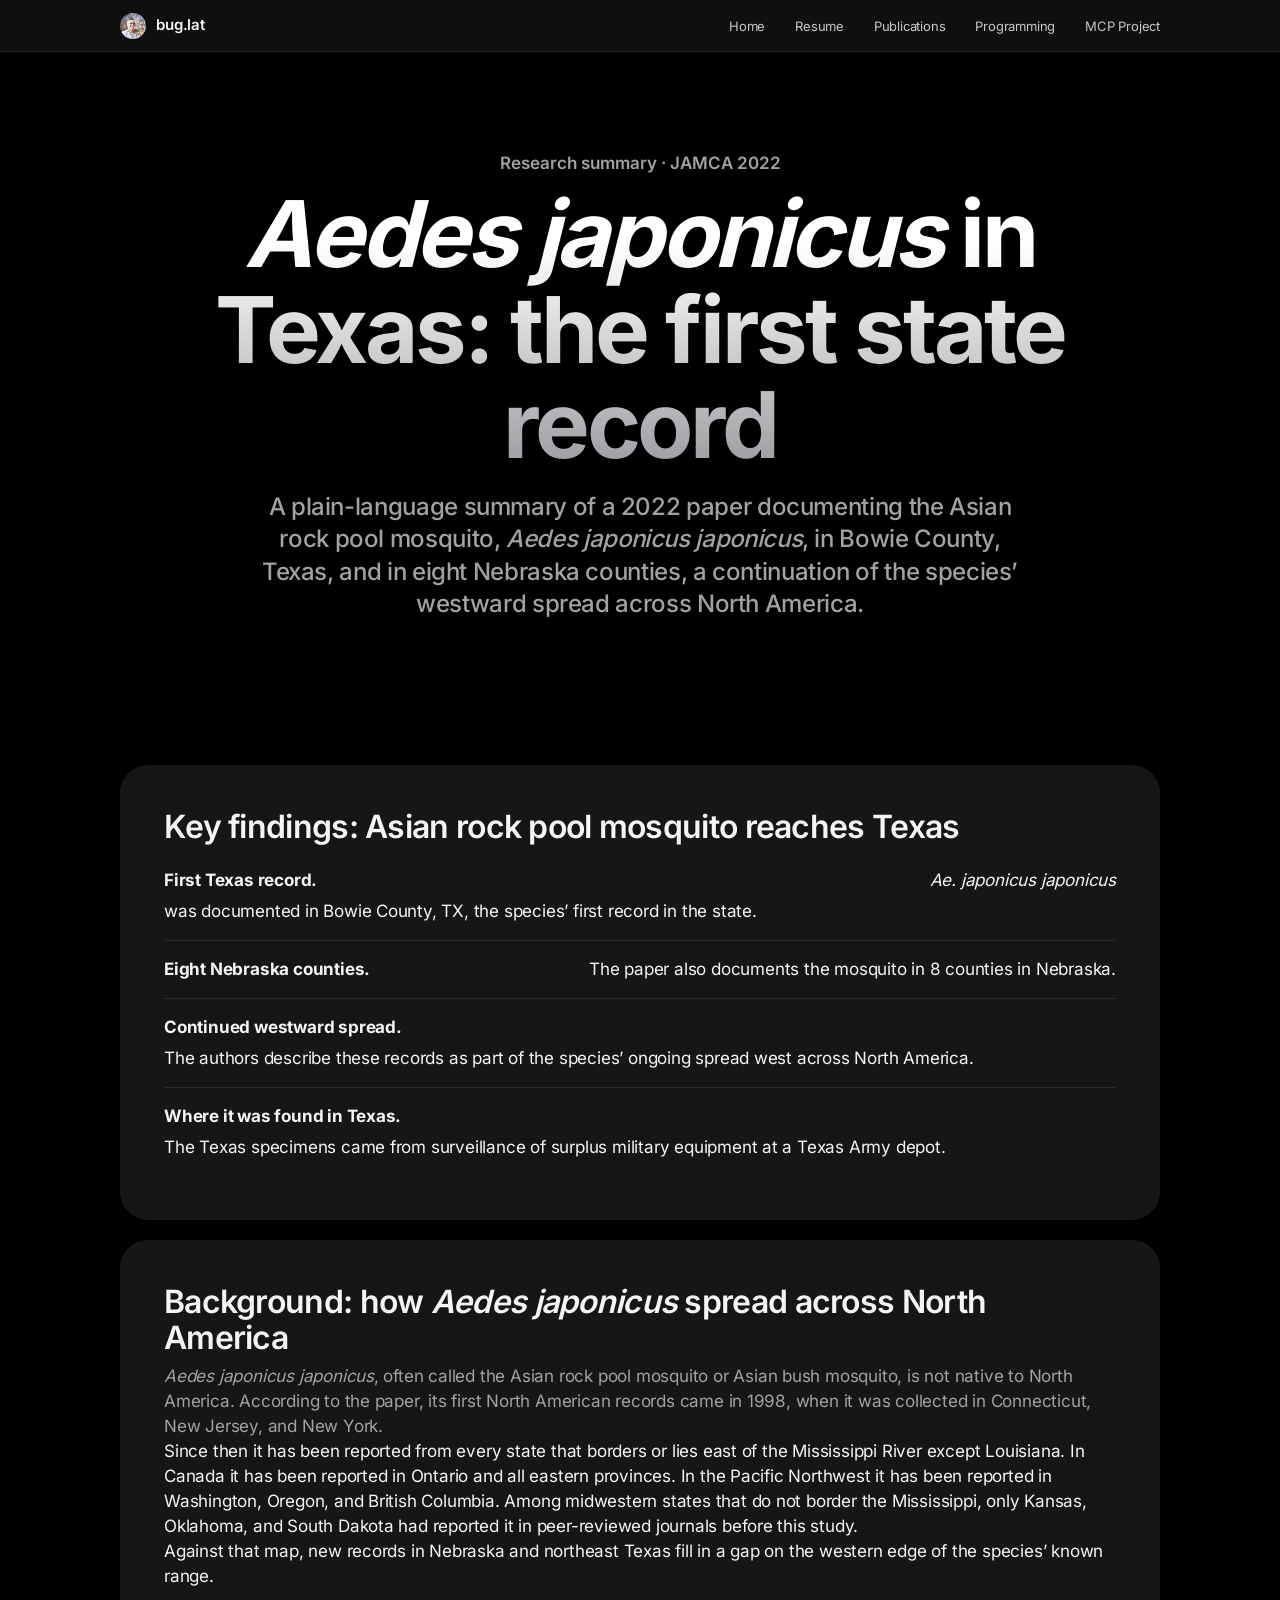
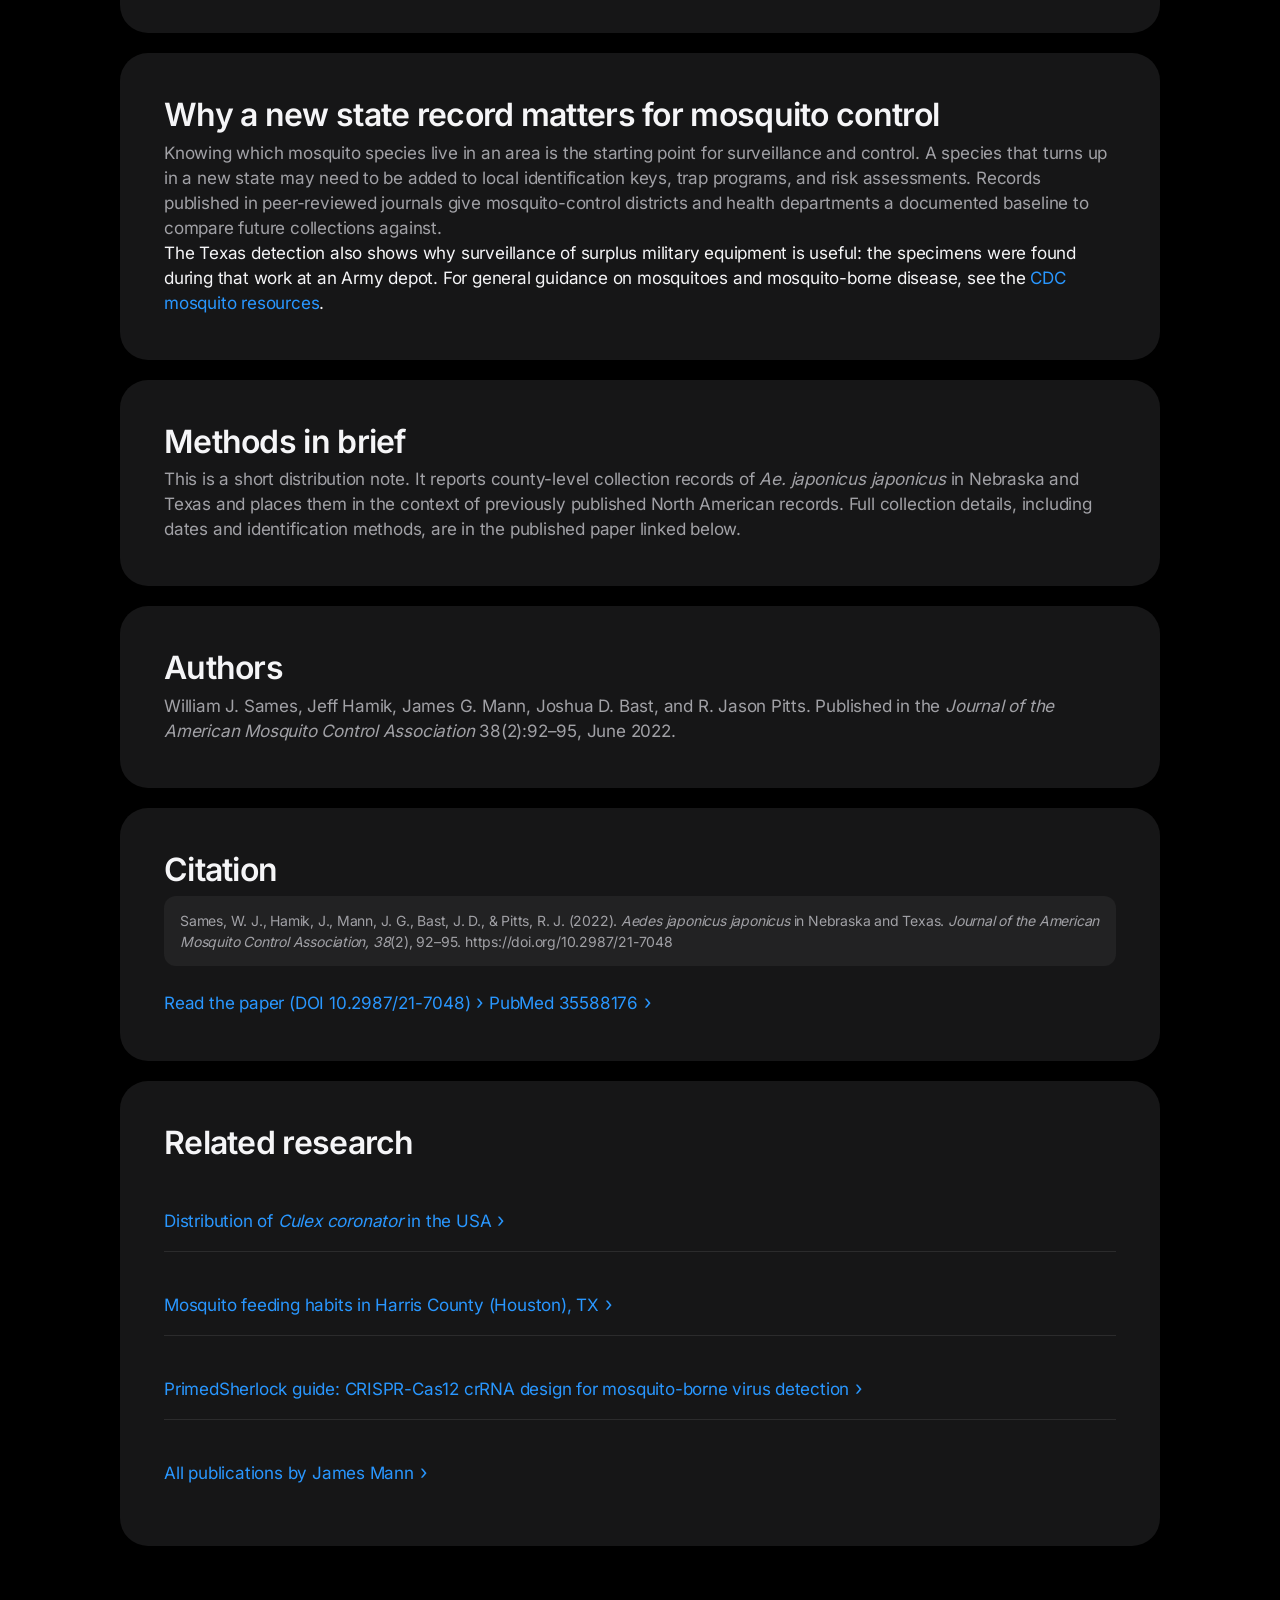
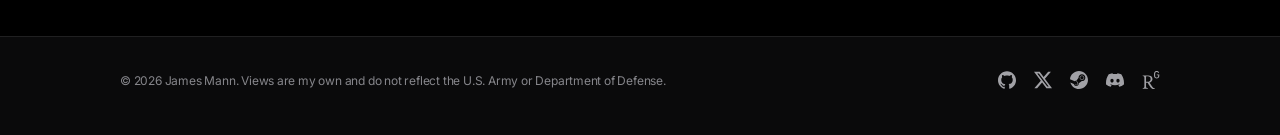
<file: research/aedes-japonicus-texas.html>
<!doctype html>
<html lang="en">
<head>
  <meta charset="utf-8">
  <meta name="viewport" content="width=device-width, initial-scale=1">
  <title>Aedes japonicus in Texas: First State Record &amp; Nebraska Counties</title>
  <meta name="description" content="Plain-language summary of the first Texas record of Aedes japonicus, the Asian rock pool mosquito, in Bowie County, plus 8 Nebraska counties (JAMCA 2022).">
  <meta name="theme-color" content="#000000">
  <meta name="color-scheme" content="dark">
  <link rel="canonical" href="https://bug.lat/research/aedes-japonicus-texas.html">
  <meta property="og:type" content="article">
  <meta property="og:title" content="Aedes japonicus in Texas: first state record">
  <meta property="og:description" content="The Asian rock pool mosquito documented in Bowie County, Texas, and 8 Nebraska counties.">
  <meta property="og:url" content="https://bug.lat/research/aedes-japonicus-texas.html">
  <meta property="og:image" content="https://bug.lat/assets/img/og-card.jpg">
  <meta property="og:image:width" content="1200">
  <meta property="og:image:height" content="630">
  <meta property="og:image:alt" content="James Mann, Ph.D. — Medical Entomologist, Molecular Biologist, Programmer">
  <link rel="icon" type="image/png" href="../assets/img/favicon.png">
  <link rel="apple-touch-icon" href="../assets/img/apple-touch-icon.png">
  <link rel="stylesheet" href="../assets/css/style.css?v=20261031">
  <script>document.documentElement.classList.add("js")</script>
  <meta name="author" content="James G. Mann">
  <meta name="robots" content="index, follow, max-image-preview:large, max-snippet:-1">
  <meta property="og:site_name" content="James Mann, Ph.D.">
  <meta property="og:locale" content="en_US">
  <meta name="twitter:card" content="summary_large_image">
  <meta name="twitter:site" content="@TheBugCPT">
  <meta name="twitter:creator" content="@TheBugCPT">
  <script type="application/ld+json">
{
  "@context": "https://schema.org",
  "@graph": [
    {
      "@type": "Article",
      "@id": "https://bug.lat/research/aedes-japonicus-texas.html#article",
      "headline": "Aedes japonicus in Texas: the first state record",
      "description": "Plain-language summary of the first Texas record of Aedes japonicus, the Asian rock pool mosquito, in Bowie County, plus 8 Nebraska counties (JAMCA 2022).",
      "url": "https://bug.lat/research/aedes-japonicus-texas.html",
      "mainEntityOfPage": "https://bug.lat/research/aedes-japonicus-texas.html",
      "author": {
        "@id": "https://bug.lat/#person"
      },
      "publisher": {
        "@id": "https://bug.lat/#person"
      },
      "inLanguage": "en-US",
      "image": "https://bug.lat/assets/img/og-card.jpg",
      "about": {
        "@type": "ScholarlyArticle",
        "@id": "https://doi.org/10.2987/21-7048",
        "author": [
          {
            "@type": "Person",
            "name": "William J. Sames"
          },
          {
            "@type": "Person",
            "name": "Jeff Hamik"
          },
          {
            "@id": "https://bug.lat/#person"
          },
          {
            "@type": "Person",
            "name": "Joshua D. Bast"
          },
          {
            "@type": "Person",
            "name": "R. Jason Pitts"
          }
        ],
        "datePublished": "2022-06-01",
        "isPartOf": {
          "@type": "PublicationIssue",
          "issueNumber": "2",
          "isPartOf": {
            "@type": "PublicationVolume",
            "volumeNumber": "38",
            "isPartOf": {
              "@type": "Periodical",
              "name": "Journal of the American Mosquito Control Association",
              "issn": "8756-971X"
            }
          }
        },
        "identifier": [
          {
            "@type": "PropertyValue",
            "propertyID": "DOI",
            "value": "10.2987/21-7048"
          },
          {
            "@type": "PropertyValue",
            "propertyID": "PMID",
            "value": "35588176"
          }
        ],
        "url": "https://doi.org/10.2987/21-7048"
      },
      "isBasedOn": "https://doi.org/10.2987/21-7048",
      "isPartOf": {
        "@id": "https://bug.lat/#website"
      },
      "breadcrumb": {
        "@id": "https://bug.lat/research/aedes-japonicus-texas.html#breadcrumb"
      }
    },
    {
      "@type": "BreadcrumbList",
      "@id": "https://bug.lat/research/aedes-japonicus-texas.html#breadcrumb",
      "itemListElement": [
        {
          "@type": "ListItem",
          "position": 1,
          "name": "Home",
          "item": "https://bug.lat/"
        },
        {
          "@type": "ListItem",
          "position": 2,
          "name": "Publications",
          "item": "https://bug.lat/publications.html"
        },
        {
          "@type": "ListItem",
          "position": 3,
          "name": "Aedes japonicus in Nebraska and Texas",
          "item": "https://bug.lat/research/aedes-japonicus-texas.html"
        }
      ]
    },
    {
      "@type": "Person",
      "@id": "https://bug.lat/#person",
      "name": "James Mann",
      "url": "https://bug.lat/"
    }
  ]
}
  </script>
</head>
<body>
  <header class="nav">
    <div class="wrap">
      <a class="brand" href="../index.html"><img src="../assets/img/avatar.jpg" alt="" width="26" height="26">bug.lat</a>
      <button class="nav-toggle" aria-label="Menu" aria-expanded="false"><span></span><span></span></button>
      <ul class="nav-links">
        <li><a href="../index.html">Home</a></li>
        <li><a href="../resume.html">Resume</a></li>
        <li><a href="../publications.html">Publications</a></li>
        <li><a href="../programming.html">Programming</a></li>
        <li><a href="../mcp.html">MCP Project</a></li>
      </ul>
    </div>
  </header>

  <main>
    <section class="page-hero">
      <div class="wrap">
        <p class="eyebrow reveal">Research summary · JAMCA 2022</p>
        <h1 class="display grad reveal d1"><i>Aedes japonicus</i> in Texas: the first state record</h1>
        <p class="lead reveal d2">A plain-language summary of a 2022 paper documenting the Asian rock pool mosquito, <i>Aedes japonicus japonicus</i>, in Bowie County, Texas, and in eight Nebraska counties, a continuation of the species’ westward spread across North America.</p>
      </div>
    </section>

    <section class="section">
      <div class="wrap">
        <div class="bento">
        <div class="card span-6 reveal">
          <h2 class="title">Key findings: Asian rock pool mosquito reaches Texas</h2>
          <ul class="list-plain">
            <li><b>First Texas record.</b> <i>Ae. japonicus japonicus</i> was documented in Bowie County, TX, the species’ first record in the state.</li>
            <li><b>Eight Nebraska counties.</b> The paper also documents the mosquito in 8 counties in Nebraska.</li>
            <li><b>Continued westward spread.</b> The authors describe these records as part of the species’ ongoing spread west across North America.</li>
            <li><b>Where it was found in Texas.</b> The Texas specimens came from surveillance of surplus military equipment at a Texas Army depot.</li>
          </ul>
        </div>
        <div class="card span-6 reveal">
          <h2 class="title">Background: how <i>Aedes japonicus</i> spread across North America</h2>
          <p><i>Aedes japonicus japonicus</i>, often called the Asian rock pool mosquito or Asian bush mosquito, is not native to North America. According to the paper, its first North American records came in 1998, when it was collected in Connecticut, New Jersey, and New York.</p>
          <p>Since then it has been reported from every state that borders or lies east of the Mississippi River except Louisiana. In Canada it has been reported in Ontario and all eastern provinces. In the Pacific Northwest it has been reported in Washington, Oregon, and British Columbia. Among midwestern states that do not border the Mississippi, only Kansas, Oklahoma, and South Dakota had reported it in peer-reviewed journals before this study.</p>
          <p>Against that map, new records in Nebraska and northeast Texas fill in a gap on the western edge of the species’ known range.</p>
        </div>
        <div class="card span-6 reveal">
          <h2 class="title">Why a new state record matters for mosquito control</h2>
          <p>Knowing which mosquito species live in an area is the starting point for surveillance and control. A species that turns up in a new state may need to be added to local identification keys, trap programs, and risk assessments. Records published in peer-reviewed journals give mosquito-control districts and health departments a documented baseline to compare future collections against.</p>
          <p>The Texas detection also shows why surveillance of surplus military equipment is useful: the specimens were found during that work at an Army depot. For general guidance on mosquitoes and mosquito-borne disease, see the <a href="https://www.cdc.gov/mosquitoes/" target="_blank" rel="noopener">CDC mosquito resources</a>.</p>
        </div>
        <div class="card span-6 reveal">
          <h2 class="title">Methods in brief</h2>
          <p>This is a short distribution note. It reports county-level collection records of <i>Ae. japonicus japonicus</i> in Nebraska and Texas and places them in the context of previously published North American records. Full collection details, including dates and identification methods, are in the published paper linked below.</p>
        </div>
        <div class="card span-6 reveal">
          <h2 class="title">Authors</h2>
          <p>William J. Sames, Jeff Hamik, James G. Mann, Joshua D. Bast, and R. Jason Pitts. Published in the <i>Journal of the American Mosquito Control Association</i> 38(2):92–95, June 2022.</p>
        </div>
        <div class="card span-6 reveal">
          <h2 class="title">Citation</h2>
          <p class="cite-text">Sames, W. J., Hamik, J., Mann, J. G., Bast, J. D., &amp; Pitts, R. J. (2022). <i>Aedes japonicus japonicus</i> in Nebraska and Texas. <i>Journal of the American Mosquito Control Association, 38</i>(2), 92–95. https://doi.org/10.2987/21-7048</p>
          <div class="links">
            <a class="more" href="https://doi.org/10.2987/21-7048" target="_blank" rel="noopener">Read the paper (DOI 10.2987/21-7048)</a>
            <a class="more" href="https://pubmed.ncbi.nlm.nih.gov/35588176/" target="_blank" rel="noopener">PubMed 35588176</a>
          </div>
        </div>
        <div class="card span-6 reveal">
          <h2 class="title">Related research</h2>
          <ul class="list-plain">
            <li><a class="more" href="culex-coronator-distribution.html">Distribution of <i>Culex coronator</i> in the USA</a></li>
            <li><a class="more" href="harris-county-mosquito-feeding.html">Mosquito feeding habits in Harris County (Houston), TX</a></li>
            <li><a class="more" href="../primedsherlock.html">PrimedSherlock guide: CRISPR-Cas12 crRNA design for mosquito-borne virus detection</a></li>
            <li><a class="more" href="../publications.html">All publications by James Mann</a></li>
          </ul>
        </div>
        </div>
      </div>
    </section>
  </main>

  <footer class="footer">
    <div class="wrap">
      <span>© <span data-year>2026</span> James Mann. Views are my own and do not reflect the U.S. Army or Department of Defense.</span>
      <div class="footer-social">
        <a href="https://github.com/14manj01" target="_blank" rel="noopener" aria-label="GitHub"><span class="i i-github"></span></a>
        <a href="https://x.com/TheBugCPT" target="_blank" rel="noopener" aria-label="X"><span class="i i-x"></span></a>
        <a href="https://steamcommunity.com/id/aedesaegypti" target="_blank" rel="noopener" aria-label="Steam"><span class="i i-steam"></span></a>
        <button type="button" data-copy="Cpt72bug" aria-label="Copy Discord username"><span class="i i-discord"></span></button>
        <a href="https://www.researchgate.net/profile/James-Mann-3" target="_blank" rel="noopener" aria-label="ResearchGate"><span class="i i-researchgate"></span></a>
      </div>
    </div>
  </footer>
  <script src="../assets/js/main.js" defer></script>
</body>
</html>
</file>
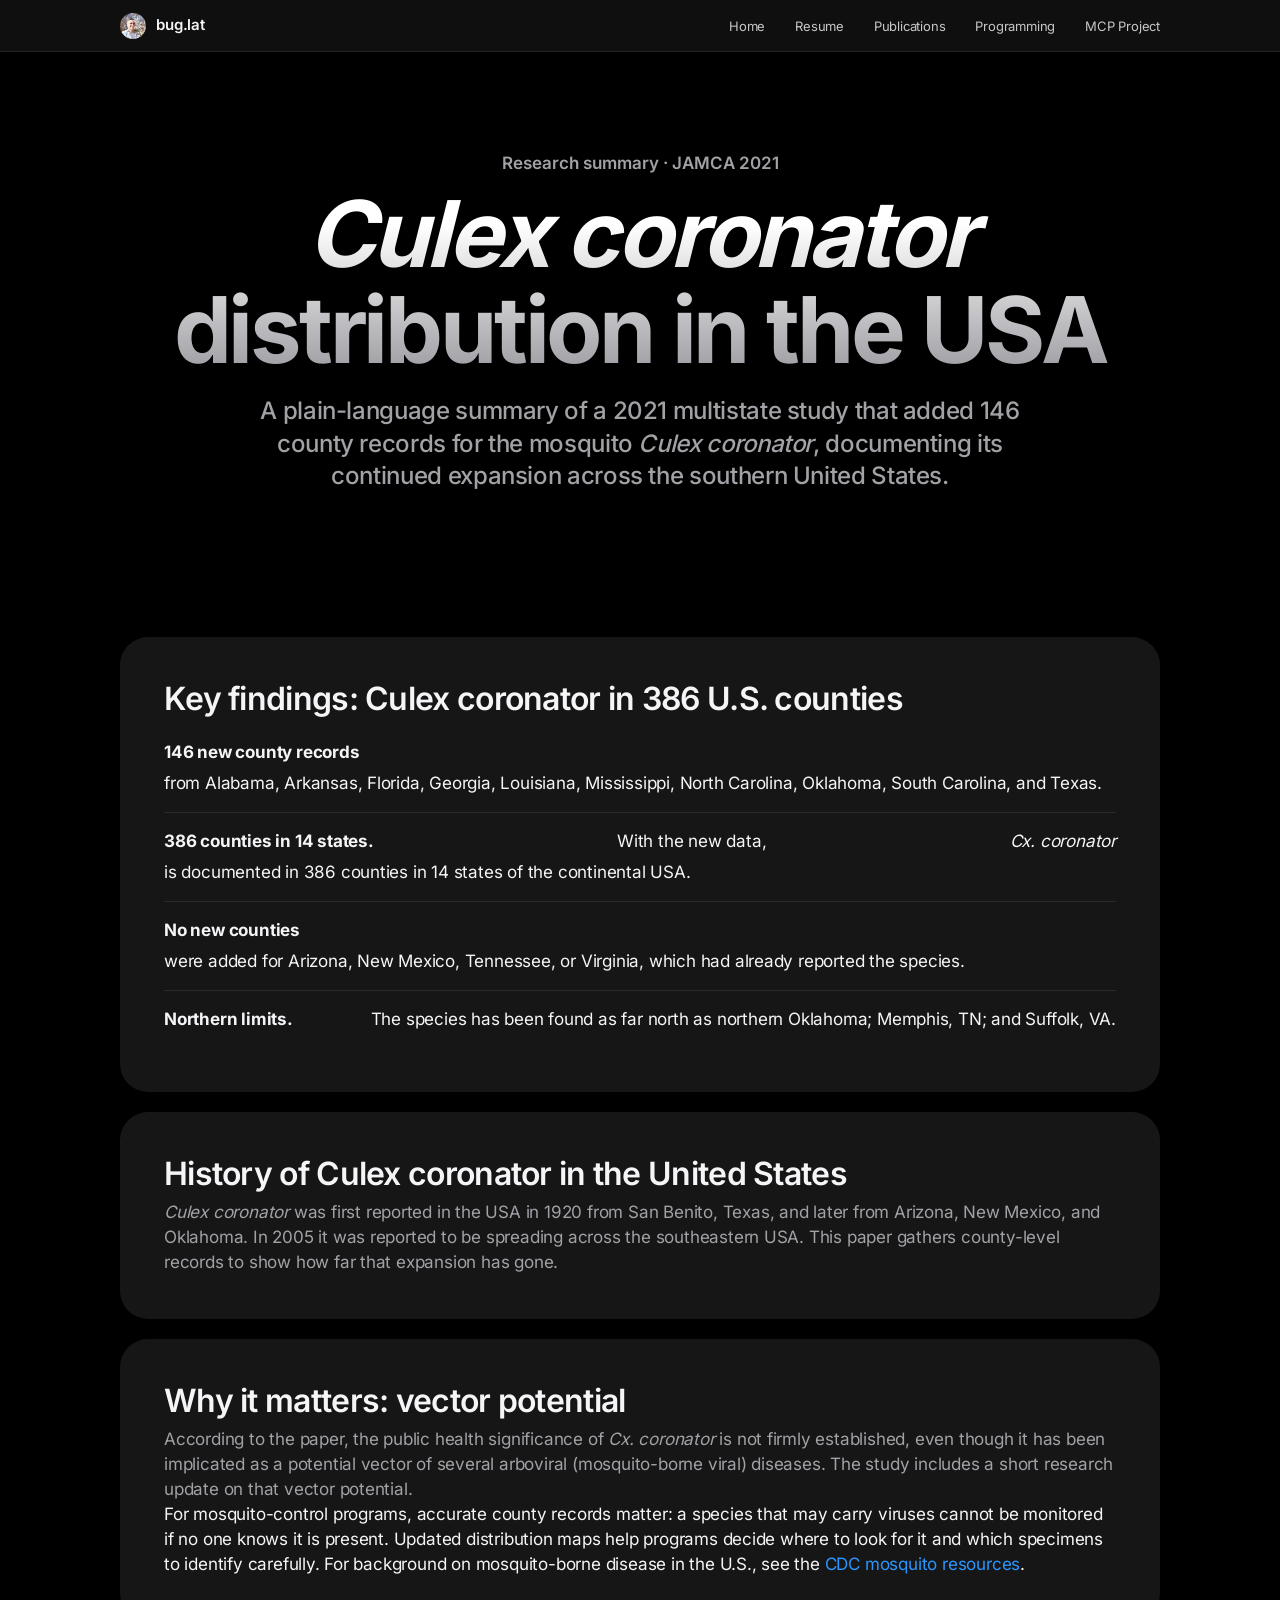
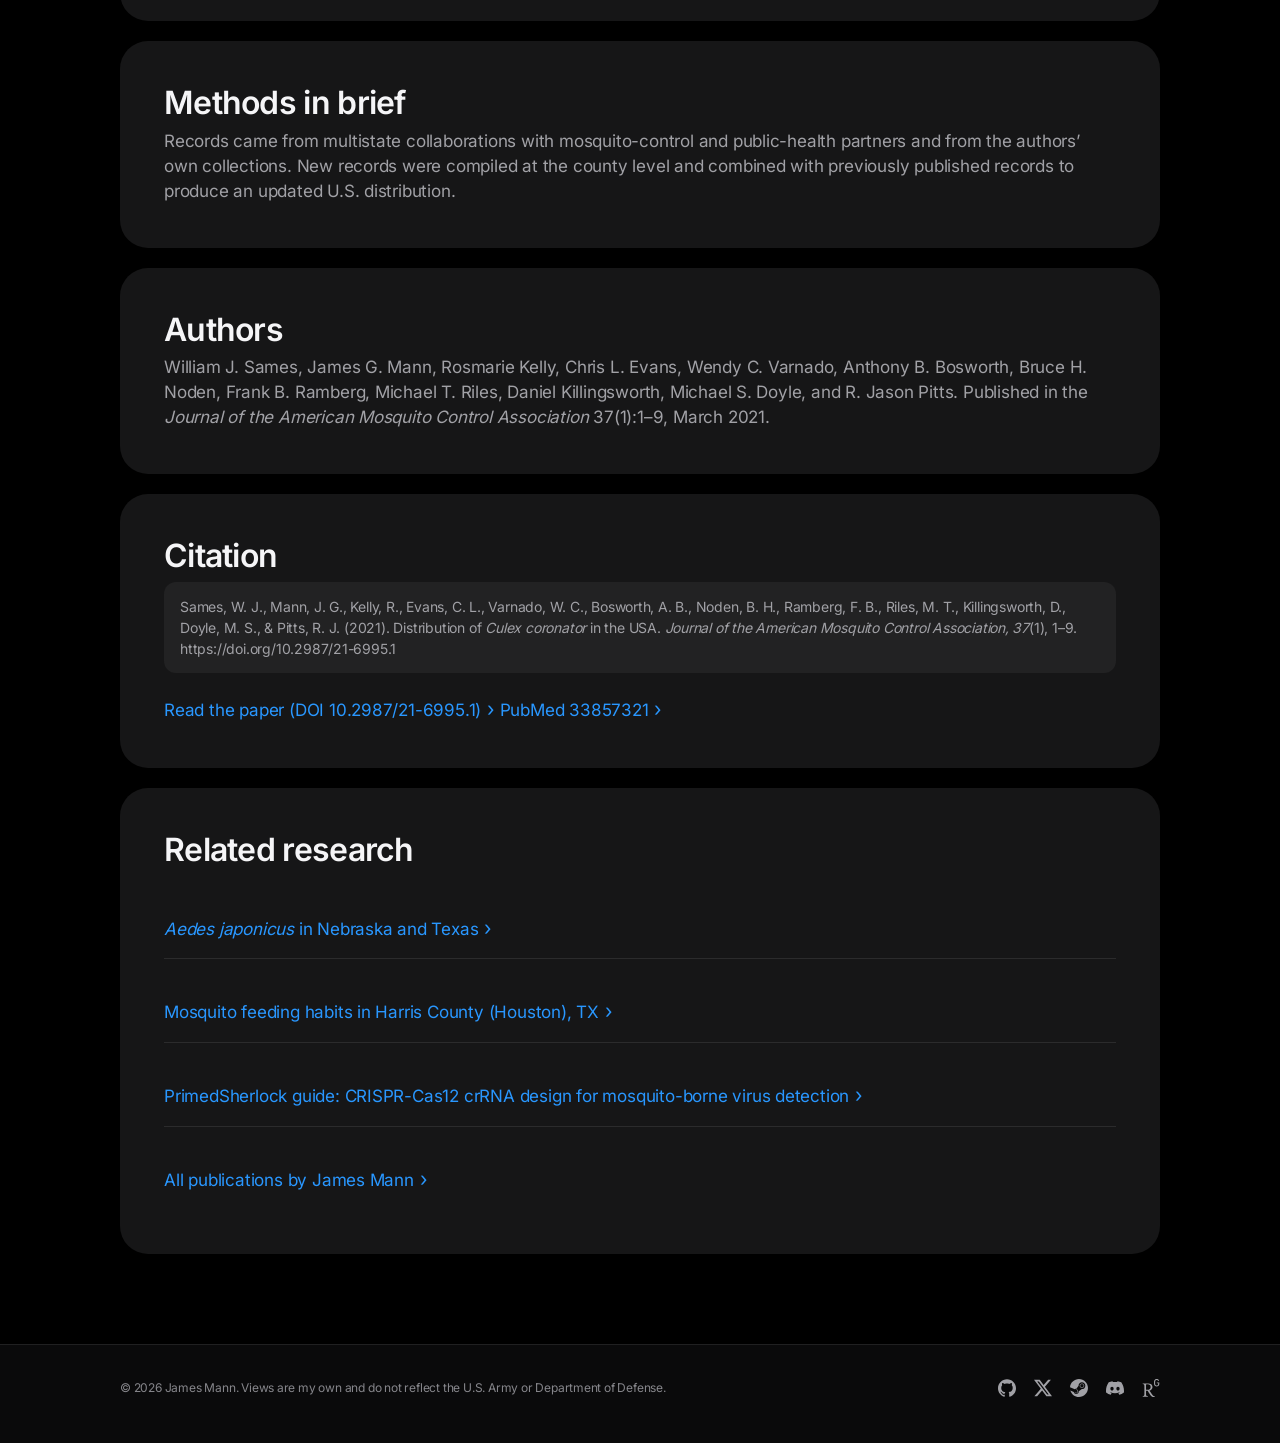
<file: research/culex-coronator-distribution.html>
<!doctype html>
<html lang="en">
<head>
  <meta charset="utf-8">
  <meta name="viewport" content="width=device-width, initial-scale=1">
  <title>Culex coronator Distribution in the USA: 386 Counties, 14 States</title>
  <meta name="description" content="Plain-language summary of Distribution of Culex coronator in the USA (JAMCA 2021): 146 new county records bring this mosquito to 386 counties in 14 states.">
  <meta name="theme-color" content="#000000">
  <meta name="color-scheme" content="dark">
  <link rel="canonical" href="https://bug.lat/research/culex-coronator-distribution.html">
  <meta property="og:type" content="article">
  <meta property="og:title" content="Culex coronator distribution in the USA">
  <meta property="og:description" content="146 new county records: Culex coronator now documented in 386 counties across 14 states.">
  <meta property="og:url" content="https://bug.lat/research/culex-coronator-distribution.html">
  <meta property="og:image" content="https://bug.lat/assets/img/og-card.jpg">
  <meta property="og:image:width" content="1200">
  <meta property="og:image:height" content="630">
  <meta property="og:image:alt" content="James Mann, Ph.D. — Medical Entomologist, Molecular Biologist, Programmer">
  <link rel="icon" type="image/png" href="../assets/img/favicon.png">
  <link rel="apple-touch-icon" href="../assets/img/apple-touch-icon.png">
  <link rel="stylesheet" href="../assets/css/style.css?v=20261031">
  <script>document.documentElement.classList.add("js")</script>
  <meta name="author" content="James G. Mann">
  <meta name="robots" content="index, follow, max-image-preview:large, max-snippet:-1">
  <meta property="og:site_name" content="James Mann, Ph.D.">
  <meta property="og:locale" content="en_US">
  <meta name="twitter:card" content="summary_large_image">
  <meta name="twitter:site" content="@TheBugCPT">
  <meta name="twitter:creator" content="@TheBugCPT">
  <script type="application/ld+json">
{
  "@context": "https://schema.org",
  "@graph": [
    {
      "@type": "Article",
      "@id": "https://bug.lat/research/culex-coronator-distribution.html#article",
      "headline": "Culex coronator distribution in the USA",
      "description": "Plain-language summary of Distribution of Culex coronator in the USA (JAMCA 2021): 146 new county records bring this mosquito to 386 counties in 14 states.",
      "url": "https://bug.lat/research/culex-coronator-distribution.html",
      "mainEntityOfPage": "https://bug.lat/research/culex-coronator-distribution.html",
      "author": {
        "@id": "https://bug.lat/#person"
      },
      "publisher": {
        "@id": "https://bug.lat/#person"
      },
      "inLanguage": "en-US",
      "image": "https://bug.lat/assets/img/og-card.jpg",
      "about": {
        "@type": "ScholarlyArticle",
        "@id": "https://doi.org/10.2987/21-6995.1",
        "author": [
          {
            "@type": "Person",
            "name": "William J. Sames"
          },
          {
            "@id": "https://bug.lat/#person"
          },
          {
            "@type": "Person",
            "name": "Rosmarie Kelly"
          },
          {
            "@type": "Person",
            "name": "Chris L. Evans"
          },
          {
            "@type": "Person",
            "name": "Wendy C. Varnado"
          },
          {
            "@type": "Person",
            "name": "Anthony B. Bosworth"
          },
          {
            "@type": "Person",
            "name": "Bruce H. Noden"
          },
          {
            "@type": "Person",
            "name": "Frank B. Ramberg"
          },
          {
            "@type": "Person",
            "name": "Michael T. Riles"
          },
          {
            "@type": "Person",
            "name": "Daniel Killingsworth"
          },
          {
            "@type": "Person",
            "name": "Michael S. Doyle"
          },
          {
            "@type": "Person",
            "name": "R. Jason Pitts"
          }
        ],
        "datePublished": "2021-03-01",
        "isPartOf": {
          "@type": "PublicationIssue",
          "issueNumber": "1",
          "isPartOf": {
            "@type": "PublicationVolume",
            "volumeNumber": "37",
            "isPartOf": {
              "@type": "Periodical",
              "name": "Journal of the American Mosquito Control Association",
              "issn": "8756-971X"
            }
          }
        },
        "identifier": [
          {
            "@type": "PropertyValue",
            "propertyID": "DOI",
            "value": "10.2987/21-6995.1"
          },
          {
            "@type": "PropertyValue",
            "propertyID": "PMID",
            "value": "33857321"
          }
        ],
        "url": "https://doi.org/10.2987/21-6995.1"
      },
      "isBasedOn": "https://doi.org/10.2987/21-6995.1",
      "isPartOf": {
        "@id": "https://bug.lat/#website"
      },
      "breadcrumb": {
        "@id": "https://bug.lat/research/culex-coronator-distribution.html#breadcrumb"
      }
    },
    {
      "@type": "BreadcrumbList",
      "@id": "https://bug.lat/research/culex-coronator-distribution.html#breadcrumb",
      "itemListElement": [
        {
          "@type": "ListItem",
          "position": 1,
          "name": "Home",
          "item": "https://bug.lat/"
        },
        {
          "@type": "ListItem",
          "position": 2,
          "name": "Publications",
          "item": "https://bug.lat/publications.html"
        },
        {
          "@type": "ListItem",
          "position": 3,
          "name": "Distribution of Culex coronator in the USA",
          "item": "https://bug.lat/research/culex-coronator-distribution.html"
        }
      ]
    },
    {
      "@type": "Person",
      "@id": "https://bug.lat/#person",
      "name": "James Mann",
      "url": "https://bug.lat/"
    }
  ]
}
  </script>
</head>
<body>
  <header class="nav">
    <div class="wrap">
      <a class="brand" href="../index.html"><img src="../assets/img/avatar.jpg" alt="" width="26" height="26">bug.lat</a>
      <button class="nav-toggle" aria-label="Menu" aria-expanded="false"><span></span><span></span></button>
      <ul class="nav-links">
        <li><a href="../index.html">Home</a></li>
        <li><a href="../resume.html">Resume</a></li>
        <li><a href="../publications.html">Publications</a></li>
        <li><a href="../programming.html">Programming</a></li>
        <li><a href="../mcp.html">MCP Project</a></li>
      </ul>
    </div>
  </header>

  <main>
    <section class="page-hero">
      <div class="wrap">
        <p class="eyebrow reveal">Research summary · JAMCA 2021</p>
        <h1 class="display grad reveal d1"><i>Culex coronator</i> distribution in the USA</h1>
        <p class="lead reveal d2">A plain-language summary of a 2021 multistate study that added 146 county records for the mosquito <i>Culex coronator</i>, documenting its continued expansion across the southern United States.</p>
      </div>
    </section>

    <section class="section">
      <div class="wrap">
        <div class="bento">
        <div class="card span-6 reveal">
          <h2 class="title">Key findings: Culex coronator in 386 U.S. counties</h2>
          <ul class="list-plain">
            <li><b>146 new county records</b> from Alabama, Arkansas, Florida, Georgia, Louisiana, Mississippi, North Carolina, Oklahoma, South Carolina, and Texas.</li>
            <li><b>386 counties in 14 states.</b> With the new data, <i>Cx. coronator</i> is documented in 386 counties in 14 states of the continental USA.</li>
            <li><b>No new counties</b> were added for Arizona, New Mexico, Tennessee, or Virginia, which had already reported the species.</li>
            <li><b>Northern limits.</b> The species has been found as far north as northern Oklahoma; Memphis, TN; and Suffolk, VA.</li>
          </ul>
        </div>
        <div class="card span-6 reveal">
          <h2 class="title">History of Culex coronator in the United States</h2>
          <p><i>Culex coronator</i> was first reported in the USA in 1920 from San Benito, Texas, and later from Arizona, New Mexico, and Oklahoma. In 2005 it was reported to be spreading across the southeastern USA. This paper gathers county-level records to show how far that expansion has gone.</p>
        </div>
        <div class="card span-6 reveal">
          <h2 class="title">Why it matters: vector potential</h2>
          <p>According to the paper, the public health significance of <i>Cx. coronator</i> is not firmly established, even though it has been implicated as a potential vector of several arboviral (mosquito-borne viral) diseases. The study includes a short research update on that vector potential.</p>
          <p>For mosquito-control programs, accurate county records matter: a species that may carry viruses cannot be monitored if no one knows it is present. Updated distribution maps help programs decide where to look for it and which specimens to identify carefully. For background on mosquito-borne disease in the U.S., see the <a href="https://www.cdc.gov/mosquitoes/" target="_blank" rel="noopener">CDC mosquito resources</a>.</p>
        </div>
        <div class="card span-6 reveal">
          <h2 class="title">Methods in brief</h2>
          <p>Records came from multistate collaborations with mosquito-control and public-health partners and from the authors’ own collections. New records were compiled at the county level and combined with previously published records to produce an updated U.S. distribution.</p>
        </div>
        <div class="card span-6 reveal">
          <h2 class="title">Authors</h2>
          <p>William J. Sames, James G. Mann, Rosmarie Kelly, Chris L. Evans, Wendy C. Varnado, Anthony B. Bosworth, Bruce H. Noden, Frank B. Ramberg, Michael T. Riles, Daniel Killingsworth, Michael S. Doyle, and R. Jason Pitts. Published in the <i>Journal of the American Mosquito Control Association</i> 37(1):1–9, March 2021.</p>
        </div>
        <div class="card span-6 reveal">
          <h2 class="title">Citation</h2>
          <p class="cite-text">Sames, W. J., Mann, J. G., Kelly, R., Evans, C. L., Varnado, W. C., Bosworth, A. B., Noden, B. H., Ramberg, F. B., Riles, M. T., Killingsworth, D., Doyle, M. S., &amp; Pitts, R. J. (2021). Distribution of <i>Culex coronator</i> in the USA. <i>Journal of the American Mosquito Control Association, 37</i>(1), 1–9. https://doi.org/10.2987/21-6995.1</p>
          <div class="links">
            <a class="more" href="https://doi.org/10.2987/21-6995.1" target="_blank" rel="noopener">Read the paper (DOI 10.2987/21-6995.1)</a>
            <a class="more" href="https://pubmed.ncbi.nlm.nih.gov/33857321/" target="_blank" rel="noopener">PubMed 33857321</a>
          </div>
        </div>
        <div class="card span-6 reveal">
          <h2 class="title">Related research</h2>
          <ul class="list-plain">
            <li><a class="more" href="aedes-japonicus-texas.html"><i>Aedes japonicus</i> in Nebraska and Texas</a></li>
            <li><a class="more" href="harris-county-mosquito-feeding.html">Mosquito feeding habits in Harris County (Houston), TX</a></li>
            <li><a class="more" href="../primedsherlock.html">PrimedSherlock guide: CRISPR-Cas12 crRNA design for mosquito-borne virus detection</a></li>
            <li><a class="more" href="../publications.html">All publications by James Mann</a></li>
          </ul>
        </div>
        </div>
      </div>
    </section>
  </main>

  <footer class="footer">
    <div class="wrap">
      <span>© <span data-year>2026</span> James Mann. Views are my own and do not reflect the U.S. Army or Department of Defense.</span>
      <div class="footer-social">
        <a href="https://github.com/14manj01" target="_blank" rel="noopener" aria-label="GitHub"><span class="i i-github"></span></a>
        <a href="https://x.com/TheBugCPT" target="_blank" rel="noopener" aria-label="X"><span class="i i-x"></span></a>
        <a href="https://steamcommunity.com/id/aedesaegypti" target="_blank" rel="noopener" aria-label="Steam"><span class="i i-steam"></span></a>
        <button type="button" data-copy="Cpt72bug" aria-label="Copy Discord username"><span class="i i-discord"></span></button>
        <a href="https://www.researchgate.net/profile/James-Mann-3" target="_blank" rel="noopener" aria-label="ResearchGate"><span class="i i-researchgate"></span></a>
      </div>
    </div>
  </footer>
  <script src="../assets/js/main.js" defer></script>
</body>
</html>
</file>
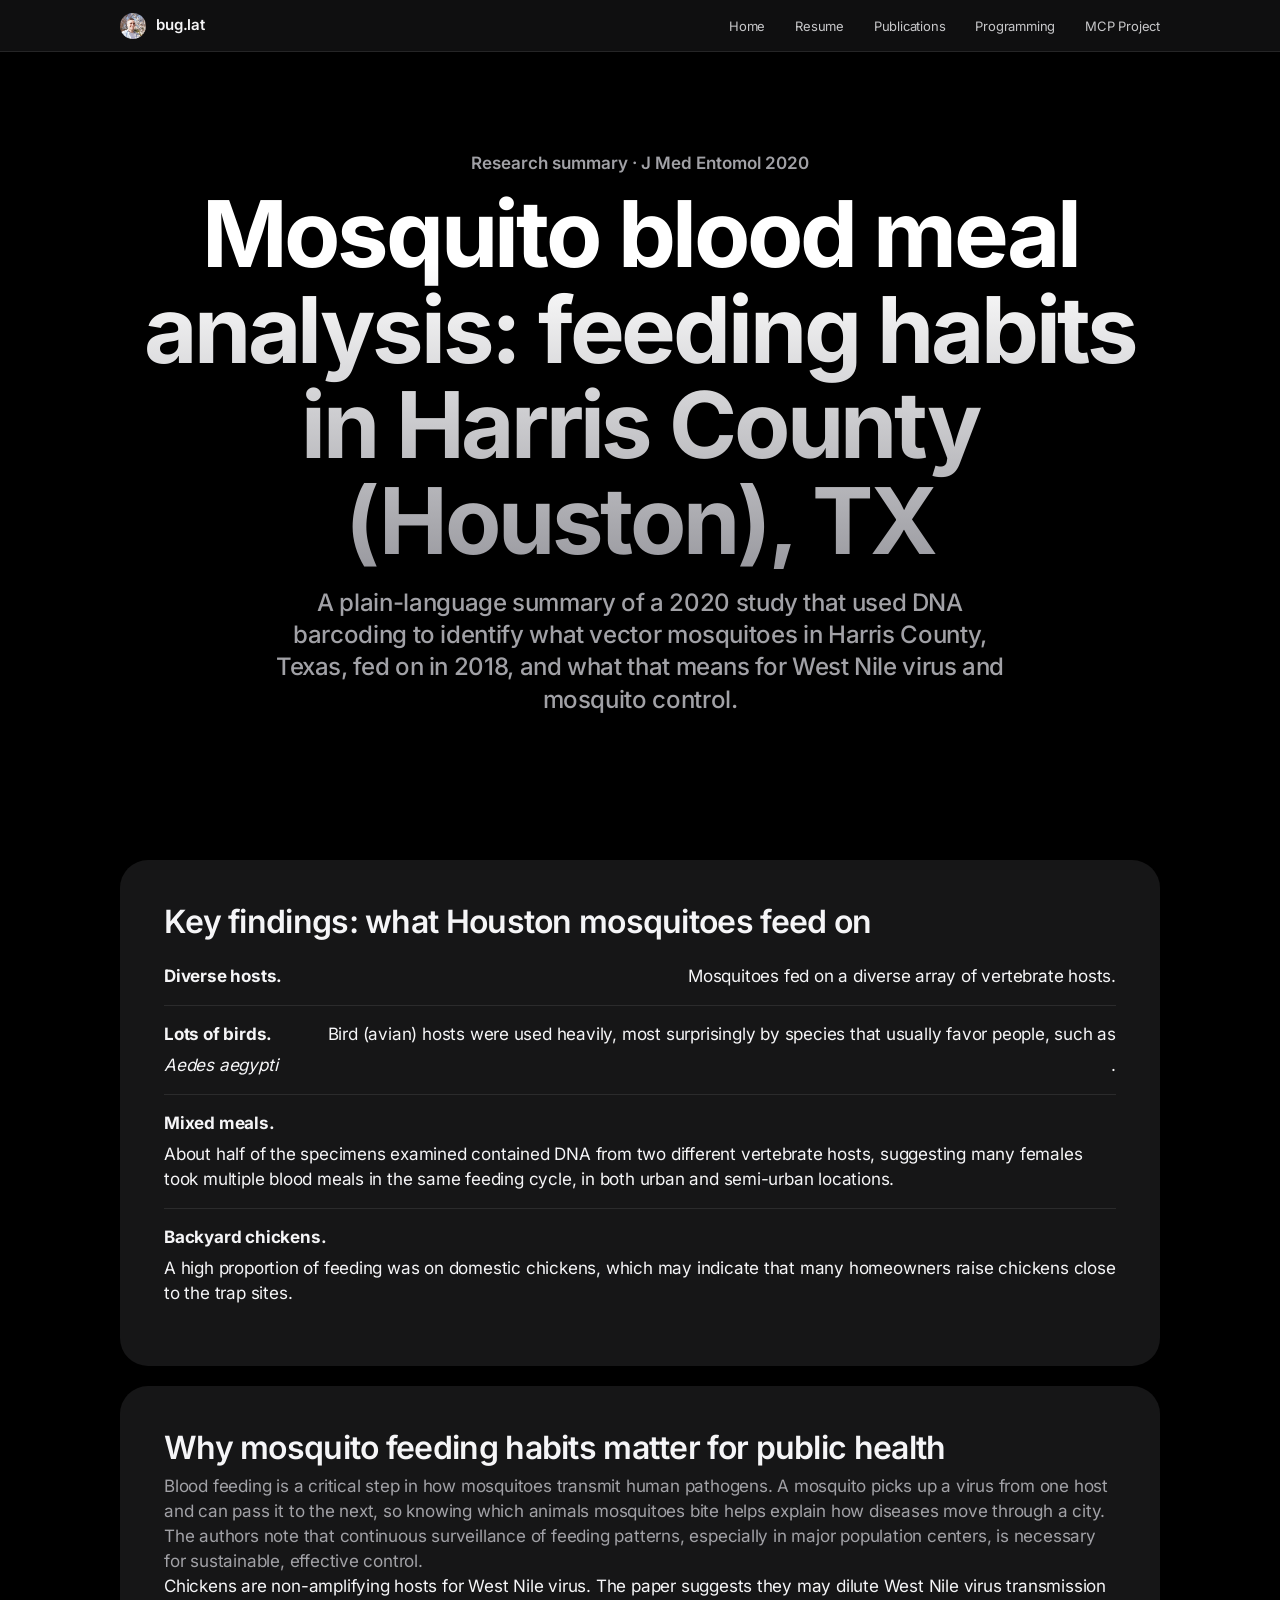
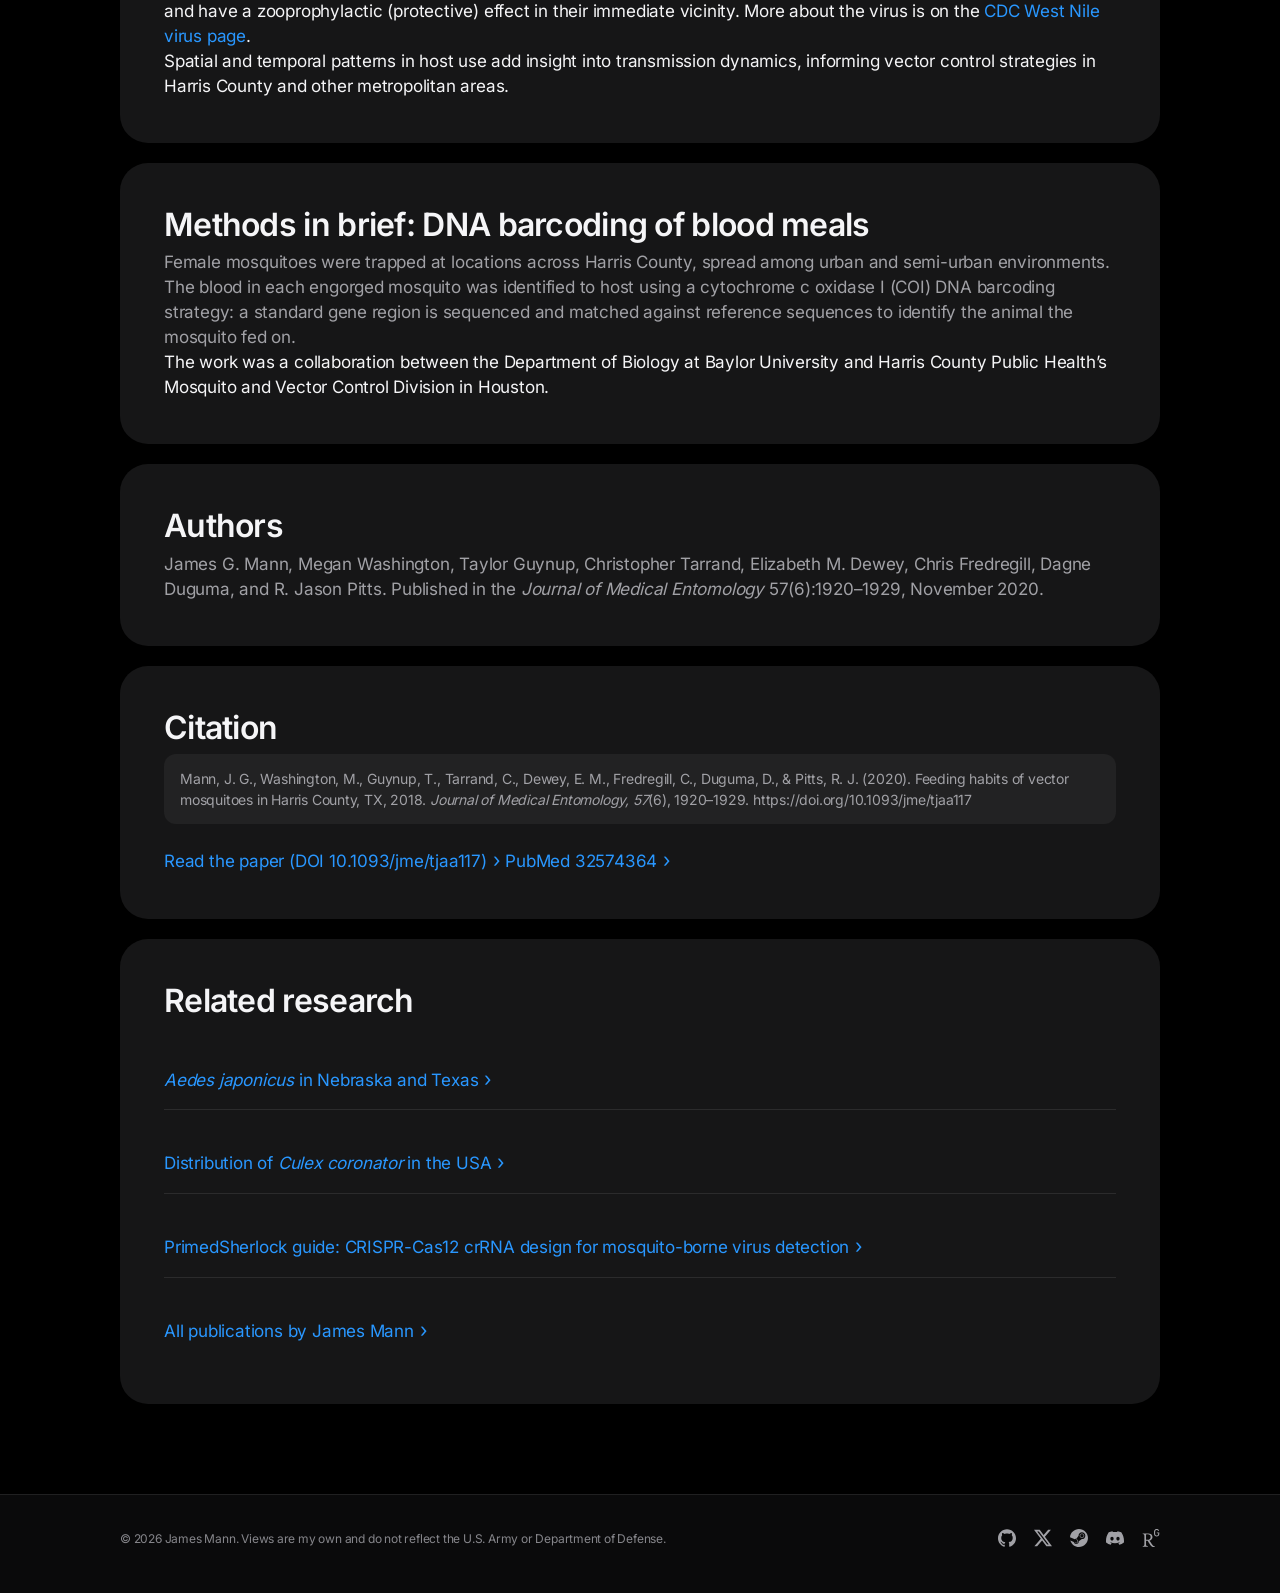
<file: research/harris-county-mosquito-feeding.html>
<!doctype html>
<html lang="en">
<head>
  <meta charset="utf-8">
  <meta name="viewport" content="width=device-width, initial-scale=1">
  <title>Mosquito Blood Meal Analysis: Feeding Habits in Houston, TX</title>
  <meta name="description" content="Summary of a 2018 mosquito blood meal study in Harris County (Houston), TX: DNA barcoding found heavy bird and chicken feeding, even by Aedes aegypti.">
  <meta name="theme-color" content="#000000">
  <meta name="color-scheme" content="dark">
  <link rel="canonical" href="https://bug.lat/research/harris-county-mosquito-feeding.html">
  <meta property="og:type" content="article">
  <meta property="og:title" content="Mosquito feeding habits in Houston (Harris County), TX">
  <meta property="og:description" content="DNA barcoding of mosquito blood meals in Harris County, TX, 2018.">
  <meta property="og:url" content="https://bug.lat/research/harris-county-mosquito-feeding.html">
  <meta property="og:image" content="https://bug.lat/assets/img/og-card.jpg">
  <meta property="og:image:width" content="1200">
  <meta property="og:image:height" content="630">
  <meta property="og:image:alt" content="James Mann, Ph.D. — Medical Entomologist, Molecular Biologist, Programmer">
  <link rel="icon" type="image/png" href="../assets/img/favicon.png">
  <link rel="apple-touch-icon" href="../assets/img/apple-touch-icon.png">
  <link rel="stylesheet" href="../assets/css/style.css?v=20261031">
  <script>document.documentElement.classList.add("js")</script>
  <meta name="author" content="James G. Mann">
  <meta name="robots" content="index, follow, max-image-preview:large, max-snippet:-1">
  <meta property="og:site_name" content="James Mann, Ph.D.">
  <meta property="og:locale" content="en_US">
  <meta name="twitter:card" content="summary_large_image">
  <meta name="twitter:site" content="@TheBugCPT">
  <meta name="twitter:creator" content="@TheBugCPT">
  <script type="application/ld+json">
{
  "@context": "https://schema.org",
  "@graph": [
    {
      "@type": "Article",
      "@id": "https://bug.lat/research/harris-county-mosquito-feeding.html#article",
      "headline": "Mosquito blood meal analysis: feeding habits in Harris County (Houston), TX",
      "description": "Summary of a 2018 mosquito blood meal study in Harris County (Houston), TX: DNA barcoding found heavy bird and chicken feeding, even by Aedes aegypti.",
      "url": "https://bug.lat/research/harris-county-mosquito-feeding.html",
      "mainEntityOfPage": "https://bug.lat/research/harris-county-mosquito-feeding.html",
      "author": {
        "@id": "https://bug.lat/#person"
      },
      "publisher": {
        "@id": "https://bug.lat/#person"
      },
      "inLanguage": "en-US",
      "image": "https://bug.lat/assets/img/og-card.jpg",
      "about": {
        "@type": "ScholarlyArticle",
        "@id": "https://doi.org/10.1093/jme/tjaa117",
        "author": [
          {
            "@id": "https://bug.lat/#person"
          },
          {
            "@type": "Person",
            "name": "Megan Washington"
          },
          {
            "@type": "Person",
            "name": "Taylor Guynup"
          },
          {
            "@type": "Person",
            "name": "Christopher Tarrand"
          },
          {
            "@type": "Person",
            "name": "Elizabeth M. Dewey"
          },
          {
            "@type": "Person",
            "name": "Chris Fredregill"
          },
          {
            "@type": "Person",
            "name": "Dagne Duguma"
          },
          {
            "@type": "Person",
            "name": "R. Jason Pitts"
          }
        ],
        "datePublished": "2020-11-13",
        "isPartOf": {
          "@type": "PublicationIssue",
          "issueNumber": "6",
          "isPartOf": {
            "@type": "PublicationVolume",
            "volumeNumber": "57",
            "isPartOf": {
              "@type": "Periodical",
              "name": "Journal of Medical Entomology",
              "issn": "0022-2585"
            }
          }
        },
        "identifier": [
          {
            "@type": "PropertyValue",
            "propertyID": "DOI",
            "value": "10.1093/jme/tjaa117"
          },
          {
            "@type": "PropertyValue",
            "propertyID": "PMID",
            "value": "32574364"
          }
        ],
        "url": "https://doi.org/10.1093/jme/tjaa117"
      },
      "isBasedOn": "https://doi.org/10.1093/jme/tjaa117",
      "isPartOf": {
        "@id": "https://bug.lat/#website"
      },
      "breadcrumb": {
        "@id": "https://bug.lat/research/harris-county-mosquito-feeding.html#breadcrumb"
      }
    },
    {
      "@type": "BreadcrumbList",
      "@id": "https://bug.lat/research/harris-county-mosquito-feeding.html#breadcrumb",
      "itemListElement": [
        {
          "@type": "ListItem",
          "position": 1,
          "name": "Home",
          "item": "https://bug.lat/"
        },
        {
          "@type": "ListItem",
          "position": 2,
          "name": "Publications",
          "item": "https://bug.lat/publications.html"
        },
        {
          "@type": "ListItem",
          "position": 3,
          "name": "Mosquito feeding habits in Harris County, TX",
          "item": "https://bug.lat/research/harris-county-mosquito-feeding.html"
        }
      ]
    },
    {
      "@type": "Person",
      "@id": "https://bug.lat/#person",
      "name": "James Mann",
      "url": "https://bug.lat/"
    }
  ]
}
  </script>
</head>
<body>
  <header class="nav">
    <div class="wrap">
      <a class="brand" href="../index.html"><img src="../assets/img/avatar.jpg" alt="" width="26" height="26">bug.lat</a>
      <button class="nav-toggle" aria-label="Menu" aria-expanded="false"><span></span><span></span></button>
      <ul class="nav-links">
        <li><a href="../index.html">Home</a></li>
        <li><a href="../resume.html">Resume</a></li>
        <li><a href="../publications.html">Publications</a></li>
        <li><a href="../programming.html">Programming</a></li>
        <li><a href="../mcp.html">MCP Project</a></li>
      </ul>
    </div>
  </header>

  <main>
    <section class="page-hero">
      <div class="wrap">
        <p class="eyebrow reveal">Research summary · J Med Entomol 2020</p>
        <h1 class="display grad reveal d1">Mosquito blood meal analysis: feeding habits in Harris County (Houston), TX</h1>
        <p class="lead reveal d2">A plain-language summary of a 2020 study that used DNA barcoding to identify what vector mosquitoes in Harris County, Texas, fed on in 2018, and what that means for West Nile virus and mosquito control.</p>
      </div>
    </section>

    <section class="section">
      <div class="wrap">
        <div class="bento">
        <div class="card span-6 reveal">
          <h2 class="title">Key findings: what Houston mosquitoes feed on</h2>
          <ul class="list-plain">
            <li><b>Diverse hosts.</b> Mosquitoes fed on a diverse array of vertebrate hosts.</li>
            <li><b>Lots of birds.</b> Bird (avian) hosts were used heavily, most surprisingly by species that usually favor people, such as <i>Aedes aegypti</i>.</li>
            <li><b>Mixed meals.</b> About half of the specimens examined contained DNA from two different vertebrate hosts, suggesting many females took multiple blood meals in the same feeding cycle, in both urban and semi-urban locations.</li>
            <li><b>Backyard chickens.</b> A high proportion of feeding was on domestic chickens, which may indicate that many homeowners raise chickens close to the trap sites.</li>
          </ul>
        </div>
        <div class="card span-6 reveal">
          <h2 class="title">Why mosquito feeding habits matter for public health</h2>
          <p>Blood feeding is a critical step in how mosquitoes transmit human pathogens. A mosquito picks up a virus from one host and can pass it to the next, so knowing which animals mosquitoes bite helps explain how diseases move through a city. The authors note that continuous surveillance of feeding patterns, especially in major population centers, is necessary for sustainable, effective control.</p>
          <p>Chickens are non-amplifying hosts for West Nile virus. The paper suggests they may dilute West Nile virus transmission and have a zooprophylactic (protective) effect in their immediate vicinity. More about the virus is on the <a href="https://www.cdc.gov/west-nile-virus/" target="_blank" rel="noopener">CDC West Nile virus page</a>.</p>
          <p>Spatial and temporal patterns in host use add insight into transmission dynamics, informing vector control strategies in Harris County and other metropolitan areas.</p>
        </div>
        <div class="card span-6 reveal">
          <h2 class="title">Methods in brief: DNA barcoding of blood meals</h2>
          <p>Female mosquitoes were trapped at locations across Harris County, spread among urban and semi-urban environments. The blood in each engorged mosquito was identified to host using a cytochrome c oxidase I (COI) DNA barcoding strategy: a standard gene region is sequenced and matched against reference sequences to identify the animal the mosquito fed on.</p>
          <p>The work was a collaboration between the Department of Biology at Baylor University and Harris County Public Health’s Mosquito and Vector Control Division in Houston.</p>
        </div>
        <div class="card span-6 reveal">
          <h2 class="title">Authors</h2>
          <p>James G. Mann, Megan Washington, Taylor Guynup, Christopher Tarrand, Elizabeth M. Dewey, Chris Fredregill, Dagne Duguma, and R. Jason Pitts. Published in the <i>Journal of Medical Entomology</i> 57(6):1920–1929, November 2020.</p>
        </div>
        <div class="card span-6 reveal">
          <h2 class="title">Citation</h2>
          <p class="cite-text">Mann, J. G., Washington, M., Guynup, T., Tarrand, C., Dewey, E. M., Fredregill, C., Duguma, D., &amp; Pitts, R. J. (2020). Feeding habits of vector mosquitoes in Harris County, TX, 2018. <i>Journal of Medical Entomology, 57</i>(6), 1920–1929. https://doi.org/10.1093/jme/tjaa117</p>
          <div class="links">
            <a class="more" href="https://doi.org/10.1093/jme/tjaa117" target="_blank" rel="noopener">Read the paper (DOI 10.1093/jme/tjaa117)</a>
            <a class="more" href="https://pubmed.ncbi.nlm.nih.gov/32574364/" target="_blank" rel="noopener">PubMed 32574364</a>
          </div>
        </div>
        <div class="card span-6 reveal">
          <h2 class="title">Related research</h2>
          <ul class="list-plain">
            <li><a class="more" href="aedes-japonicus-texas.html"><i>Aedes japonicus</i> in Nebraska and Texas</a></li>
            <li><a class="more" href="culex-coronator-distribution.html">Distribution of <i>Culex coronator</i> in the USA</a></li>
            <li><a class="more" href="../primedsherlock.html">PrimedSherlock guide: CRISPR-Cas12 crRNA design for mosquito-borne virus detection</a></li>
            <li><a class="more" href="../publications.html">All publications by James Mann</a></li>
          </ul>
        </div>
        </div>
      </div>
    </section>
  </main>

  <footer class="footer">
    <div class="wrap">
      <span>© <span data-year>2026</span> James Mann. Views are my own and do not reflect the U.S. Army or Department of Defense.</span>
      <div class="footer-social">
        <a href="https://github.com/14manj01" target="_blank" rel="noopener" aria-label="GitHub"><span class="i i-github"></span></a>
        <a href="https://x.com/TheBugCPT" target="_blank" rel="noopener" aria-label="X"><span class="i i-x"></span></a>
        <a href="https://steamcommunity.com/id/aedesaegypti" target="_blank" rel="noopener" aria-label="Steam"><span class="i i-steam"></span></a>
        <button type="button" data-copy="Cpt72bug" aria-label="Copy Discord username"><span class="i i-discord"></span></button>
        <a href="https://www.researchgate.net/profile/James-Mann-3" target="_blank" rel="noopener" aria-label="ResearchGate"><span class="i i-researchgate"></span></a>
      </div>
    </div>
  </footer>
  <script src="../assets/js/main.js" defer></script>
</body>
</html>
</file>
<file: assets/css/style.css>
/* bug.lat — dark, Apple-style personal site. No framework, no build step. */

@font-face {
  font-family: "Inter";
  font-style: normal;
  font-weight: 400 700;
  font-display: swap;
  src: url("../fonts/inter-latin.woff2") format("woff2");
  unicode-range: U+0000-00FF, U+0131, U+0152-0153, U+02BB-02BC, U+02C6, U+02DA, U+02DC, U+0304, U+0308, U+0329, U+2000-206F, U+20AC, U+2122, U+2191, U+2193, U+2212, U+2215, U+FEFF, U+FFFD;
}

:root {
  --bg: #000;
  --bg-elev: #0a0a0b;
  --card: #161617;
  --card-hi: #1d1d1f;
  --line: rgba(255, 255, 255, 0.09);
  --text: #f5f5f7;
  --muted: #86868b;
  --muted-hi: #a1a1a6;
  --blue: #2997ff;
  --blue-btn: #0071e3;
  --radius: 28px;
  --radius-sm: 18px;
  --ease: cubic-bezier(0.2, 0.7, 0.2, 1);
  --wrap: 1040px;
  --nav-h: 52px;
  --font: -apple-system, BlinkMacSystemFont, "SF Pro Display", "SF Pro Text", "Inter", "Segoe UI Variable Display", "Segoe UI", system-ui, Helvetica, Arial, sans-serif;
}

*,
*::before,
*::after { box-sizing: border-box; }

html { -webkit-text-size-adjust: 100%; scroll-behavior: smooth; }

body {
  margin: 0;
  background: var(--bg);
  color: var(--text);
  font-family: var(--font);
  font-size: 17px;
  line-height: 1.47;
  letter-spacing: -0.012em;
  -webkit-font-smoothing: antialiased;
  -moz-osx-font-smoothing: grayscale;
  text-rendering: optimizeLegibility;
}

img { max-width: 100%; display: block; }
a { color: var(--blue); text-decoration: none; }
a:hover { text-decoration: underline; }
::selection { background: rgba(41, 151, 255, 0.35); }
:focus-visible { outline: 2px solid var(--blue); outline-offset: 3px; border-radius: 6px; }

.wrap { width: min(var(--wrap), 100% - 44px); margin-inline: auto; }

/* ---------- Navigation ---------- */
.nav {
  position: fixed;
  inset: 0 0 auto 0;
  z-index: 50;
  height: var(--nav-h);
  background: rgba(22, 22, 23, 0.72);
  -webkit-backdrop-filter: saturate(180%) blur(20px);
  backdrop-filter: saturate(180%) blur(20px);
  border-bottom: 1px solid var(--line);
}
.nav .wrap { height: 100%; display: flex; align-items: center; justify-content: space-between; gap: 24px; }
.brand { display: flex; align-items: center; gap: 10px; color: var(--text); font-weight: 600; font-size: 15px; letter-spacing: -0.01em; }
.brand:hover { text-decoration: none; }
.brand img { width: 26px; height: 26px; border-radius: 50%; }
.nav-links { display: flex; gap: 30px; list-style: none; margin: 0; padding: 0; }
.nav-links a { color: rgba(245, 245, 247, 0.8); font-size: 13px; transition: color 0.2s; }
.nav-links a:hover { color: #fff; text-decoration: none; }
.nav-links a[aria-current="page"] { color: #fff; }
.nav-toggle { display: none; background: none; border: 0; color: var(--text); width: 40px; height: 40px; margin-right: -10px; cursor: pointer; }
.nav-toggle span { display: block; width: 17px; height: 1.5px; background: currentColor; margin: 5px auto; transition: transform 0.3s var(--ease), opacity 0.2s; }

@media (max-width: 760px) {
  .nav-toggle { display: block; }
  .nav-links {
    position: fixed; inset: var(--nav-h) 0 auto 0;
    flex-direction: column; gap: 0; padding: 8px 22px 22px;
    background: rgba(10, 10, 11, 0.96);
    -webkit-backdrop-filter: blur(20px); backdrop-filter: blur(20px);
    border-bottom: 1px solid var(--line);
    transform: translateY(-8px); opacity: 0; pointer-events: none;
    transition: opacity 0.25s var(--ease), transform 0.25s var(--ease);
  }
  .nav-links a { display: block; padding: 14px 0; font-size: 17px; border-bottom: 1px solid var(--line); }
  .nav.open .nav-links { opacity: 1; transform: none; pointer-events: auto; }
  .nav.open .nav-toggle span:first-child { transform: translateY(3.25px) rotate(45deg); }
  .nav.open .nav-toggle span:last-child { transform: translateY(-3.25px) rotate(-45deg); }
}

main { padding-top: var(--nav-h); }

/* ---------- Type ---------- */
.eyebrow { color: var(--muted-hi); font-size: 17px; font-weight: 600; letter-spacing: 0; margin: 0 0 10px; }
.display {
  font-size: clamp(44px, 8vw, 92px);
  line-height: 1.04;
  font-weight: 700;
  letter-spacing: -0.035em;
  margin: 0;
}
.headline { font-size: clamp(34px, 5.2vw, 56px); line-height: 1.07; font-weight: 700; letter-spacing: -0.03em; margin: 0 0 14px; }
.title { font-size: clamp(24px, 3vw, 32px); line-height: 1.12; font-weight: 600; letter-spacing: -0.022em; margin: 0 0 8px; }
.lead { font-size: clamp(19px, 2.3vw, 24px); line-height: 1.35; color: var(--muted-hi); font-weight: 500; letter-spacing: -0.015em; margin: 18px 0 0; }
.muted { color: var(--muted); }
.grad { background: linear-gradient(180deg, #fff 20%, #9a9aa0 100%); -webkit-background-clip: text; background-clip: text; color: transparent; }
.grad-blue { background: linear-gradient(90deg, #2997ff, #a56bff 60%, #ff6bb5); -webkit-background-clip: text; background-clip: text; color: transparent; }
.grad-green { background: linear-gradient(90deg, #30d158, #64d2ff); -webkit-background-clip: text; background-clip: text; color: transparent; }
.grad-amber { background: linear-gradient(90deg, #ffd60a, #ff9f0a 55%, #ff453a); -webkit-background-clip: text; background-clip: text; color: transparent; }

/* ---------- Buttons & links ---------- */
.actions { display: flex; flex-wrap: wrap; gap: 14px 26px; align-items: center; justify-content: center; margin-top: 34px; }
.btn {
  display: inline-flex; align-items: center; gap: 8px;
  padding: 12px 24px; border-radius: 980px;
  background: var(--blue-btn); color: #fff; font-size: 17px; font-weight: 500;
  border: 0; cursor: pointer; font-family: inherit;
  transition: background 0.2s, transform 0.2s var(--ease);
}
.btn:hover { background: #0077ed; text-decoration: none; }
.btn:active { transform: scale(0.97); }
.btn.ghost { background: transparent; color: var(--blue); box-shadow: inset 0 0 0 1px var(--blue); }
.btn.ghost:hover { background: rgba(41, 151, 255, 0.1); }
.btn.sm { padding: 7px 16px; font-size: 14px; }
.more { font-size: 17px; white-space: nowrap; }
.more::after { content: " \203A"; font-size: 1.15em; }

/* ---------- Hero ---------- */
.hero { position: relative; text-align: center; padding: clamp(80px, 13vh, 150px) 0 clamp(70px, 10vh, 120px); overflow: hidden; isolation: isolate; }
.hero::before {
  content: ""; position: absolute; inset: 0; z-index: -2;
  background: url("../img/banner.jpg") center 40% / cover no-repeat;
  opacity: 0.38;
  -webkit-mask-image: linear-gradient(180deg, transparent 0%, #000 25%, #000 55%, transparent 100%);
  mask-image: linear-gradient(180deg, transparent 0%, #000 25%, #000 55%, transparent 100%);
}
.hero::after {
  content: ""; position: absolute; z-index: -1; left: 50%; top: 38%;
  width: 900px; height: 520px; transform: translate(-50%, -50%);
  background: radial-gradient(closest-side, rgba(41, 151, 255, 0.16), transparent);
  pointer-events: none;
}
.avatar {
  width: 148px; height: 148px; border-radius: 50%; object-fit: cover;
  margin: 0 auto 30px;
  box-shadow: 0 0 0 1px rgba(255, 255, 255, 0.14), 0 30px 80px -10px rgba(41, 151, 255, 0.35);
}
.hero .lead { max-width: 720px; margin-inline: auto; }

.page-hero { text-align: center; padding: clamp(70px, 11vh, 120px) 0 clamp(30px, 6vh, 60px); }
.page-hero .lead { max-width: 760px; margin-inline: auto; }

/* ---------- Sections ---------- */
.section { padding: clamp(60px, 10vh, 110px) 0; }
.section-head { text-align: center; max-width: 780px; margin: 0 auto 50px; }
.section-head .lead { margin-top: 10px; }
.divider { border: 0; height: 1px; background: var(--line); margin: 0; }

/* ---------- Cards / bento ---------- */
.bento { display: grid; grid-template-columns: repeat(6, 1fr); gap: 20px; }
.card {
  position: relative; overflow: hidden;
  background: var(--card); border-radius: var(--radius);
  padding: clamp(28px, 4vw, 44px);
  transition: transform 0.45s var(--ease), background 0.3s;
}
a.card { color: inherit; display: block; }
a.card:hover { text-decoration: none; transform: scale(1.012); background: var(--card-hi); }
.card p { margin: 0; }
.card .title + p { color: var(--muted-hi); }
.span-2 { grid-column: span 2; }
.span-3 { grid-column: span 3; }
.span-4 { grid-column: span 4; }
.span-6 { grid-column: span 6; }
@media (max-width: 860px) {
  .bento { grid-template-columns: 1fr 1fr; }
  .span-2, .span-3, .span-4 { grid-column: span 1; }
  .span-6, .span-wide-m { grid-column: span 2; }
}
@media (max-width: 560px) {
  .bento { grid-template-columns: 1fr; }
  .span-2, .span-3, .span-4, .span-6, .span-wide-m { grid-column: span 1; }
}

.stat { font-size: clamp(44px, 6vw, 64px); line-height: 1; font-weight: 700; letter-spacing: -0.04em; margin: 0 0 12px; }
.stat-label { color: var(--muted-hi); font-size: 17px; font-weight: 500; }
.card .kicker { font-size: 13px; font-weight: 600; text-transform: uppercase; letter-spacing: 0.06em; color: var(--muted); margin: 0 0 14px; }
.card .more { display: inline-block; margin-top: 22px; color: var(--blue); }
.card-icon { width: 44px; height: 44px; border-radius: 12px; display: grid; place-items: center; margin-bottom: 22px; background: rgba(255, 255, 255, 0.06); }
.card-icon .i { width: 22px; height: 22px; }

/* ---------- Chips ---------- */
.chips { display: flex; flex-wrap: wrap; gap: 8px; margin-top: 18px; }
.chip { font-size: 13px; padding: 6px 12px; border-radius: 980px; background: rgba(255, 255, 255, 0.07); color: var(--muted-hi); white-space: nowrap; }

/* ---------- Icons (CSS-masked Simple Icons, inherit currentColor) ---------- */
.i { display: inline-block; width: 20px; height: 20px; background: currentColor; -webkit-mask: var(--src) center / contain no-repeat; mask: var(--src) center / contain no-repeat; flex: none; }
.i-github { --src: url("../icons/github.svg"); }
.i-x { --src: url("../icons/x.svg"); }
.i-steam { --src: url("../icons/steam.svg"); }
.i-discord { --src: url("../icons/discord.svg"); }
.i-researchgate { --src: url("../icons/researchgate.svg"); }

/* ---------- Social row ---------- */
.socials { display: grid; grid-template-columns: repeat(5, 1fr); gap: 16px; }
.social {
  display: flex; flex-direction: column; align-items: center; gap: 12px;
  padding: 30px 12px; border-radius: var(--radius-sm); background: var(--card);
  color: var(--text); font-size: 15px; font-weight: 500; border: 0; cursor: pointer; font-family: inherit;
  transition: transform 0.35s var(--ease), background 0.25s;
}
.social:hover { background: var(--card-hi); transform: translateY(-3px); text-decoration: none; }
.social .i { width: 30px; height: 30px; }
.social small { color: var(--muted); font-size: 13px; font-weight: 400; }
@media (max-width: 760px) { .socials { grid-template-columns: repeat(2, 1fr); } .socials > :last-child { grid-column: span 2; } }

/* ---------- Résumé ---------- */
.toc { display: flex; justify-content: center; flex-wrap: wrap; gap: 8px; margin-top: 30px; }
.toc a, .toc button { font: inherit; font-size: 14px; color: var(--text); padding: 8px 16px; border: 0; cursor: pointer; border-radius: 980px; background: rgba(255, 255, 255, 0.07); transition: background 0.2s; }
.toc a:hover, .toc button:hover { background: rgba(255, 255, 255, 0.14); text-decoration: none; }
.role { background: var(--card); border-radius: var(--radius); padding: clamp(26px, 4vw, 40px); margin-bottom: 18px; }
.role-head { display: flex; justify-content: space-between; align-items: baseline; gap: 6px 20px; flex-wrap: wrap; margin-bottom: 4px; }
.role-head h3 { font-size: 24px; font-weight: 600; letter-spacing: -0.02em; margin: 0; }
.role-date { color: var(--muted); font-size: 15px; font-variant-numeric: tabular-nums; white-space: nowrap; }
.role-org { color: var(--muted-hi); margin: 0 0 18px; }
.role ul { margin: 0; padding-left: 20px; color: #d2d2d7; }
.role li { margin: 0 0 10px; padding-left: 4px; }
.role li::marker { color: var(--muted); }
.role li b { color: var(--text); font-weight: 600; }
.res-section { scroll-margin-top: calc(var(--nav-h) + 20px); }
.res-section > h2 { font-size: clamp(28px, 4vw, 40px); font-weight: 700; letter-spacing: -0.028em; margin: 0 0 22px; }
.list-plain { list-style: none; margin: 0; padding: 0; }
.list-plain li { display: flex; justify-content: space-between; gap: 6px 20px; flex-wrap: wrap; padding: 16px 0; border-bottom: 1px solid var(--line); }
.list-plain li:last-child { border-bottom: 0; }
.list-plain li span:last-child { color: var(--muted); white-space: nowrap; }

/* ---------- Publications ---------- */
.pub { display: grid; grid-template-columns: 92px 1fr; gap: 10px 28px; background: var(--card); border-radius: var(--radius); padding: clamp(26px, 4vw, 40px); margin-bottom: 18px; transition: background 0.3s; }
.pub:hover { background: var(--card-hi); }
.pub-year { font-size: 34px; font-weight: 700; letter-spacing: -0.04em; line-height: 1; color: var(--muted); font-variant-numeric: tabular-nums; }
.pub-side { display: flex; flex-direction: column; gap: 12px; }
.pub-cites { color: var(--muted-hi); font-size: 13px; line-height: 1.2; }
.pub-cites b { display: block; font-size: 22px; font-weight: 700; letter-spacing: -0.03em; color: var(--text); font-variant-numeric: tabular-nums; }
.pub-cites:hover { color: var(--blue); text-decoration: none; }
.cites-note { text-align: center; color: var(--muted); font-size: 13px; margin: 16px 0 50px; }
.cite { margin-top: 20px; border-top: 1px solid var(--line); padding-top: 16px; }
.cite summary { cursor: pointer; color: var(--blue); font-size: 15px; list-style: none; display: inline-flex; align-items: center; gap: 6px; }
.cite summary::-webkit-details-marker { display: none; }
.cite summary::after { content: "\203A"; font-size: 1.2em; transition: transform 0.25s var(--ease); }
.cite[open] summary::after { transform: rotate(90deg); }
.cite-body { margin-top: 16px; }
.cite-label { font-size: 12px; font-weight: 600; letter-spacing: 0.06em; text-transform: uppercase; color: var(--muted); margin: 14px 0 6px; }
.cite-text { margin: 0; padding: 14px 16px; border-radius: 12px; background: rgba(255, 255, 255, 0.05); color: #d2d2d7; font-size: 14px; line-height: 1.5; overflow-wrap: anywhere; }
pre.cite-text { font: 12.5px/1.55 ui-monospace, SFMono-Regular, Menlo, Consolas, monospace; white-space: pre-wrap; }
.cite-actions { display: flex; flex-wrap: wrap; gap: 10px; margin-top: 14px; }
.pub h3 { font-size: 22px; line-height: 1.25; font-weight: 600; letter-spacing: -0.018em; margin: 0 0 10px; }
.pub .authors { color: var(--muted-hi); font-size: 15px; margin: 0 0 4px; }
.pub .authors b { color: var(--text); font-weight: 600; }
.pub .venue { color: var(--muted); font-size: 15px; font-style: italic; margin: 0 0 16px; }
.pub .summary { color: #d2d2d7; margin: 0 0 18px; }
.pub .links { display: flex; flex-wrap: wrap; gap: 8px 22px; }
.badge { display: inline-block; font-size: 12px; font-weight: 600; letter-spacing: 0.04em; text-transform: uppercase; padding: 4px 10px; border-radius: 980px; background: rgba(41, 151, 255, 0.14); color: var(--blue); margin-bottom: 12px; }
.badge.gold { background: rgba(255, 214, 10, 0.13); color: #ffd60a; }
@media (max-width: 640px) { .pub { grid-template-columns: 1fr; } .pub-year { font-size: 22px; } .pub-side { flex-direction: row; align-items: baseline; gap: 16px; } .pub-cites b { display: inline; font-size: 15px; } }

/* ---------- Projects ---------- */
.project-meta { display: flex; gap: 16px; align-items: center; flex-wrap: wrap; color: var(--muted); font-size: 14px; margin-top: 18px; }
.lang-dot { display: inline-block; width: 10px; height: 10px; border-radius: 50%; margin-right: 6px; vertical-align: -1px; }
.repo-list { display: grid; grid-template-columns: repeat(auto-fill, minmax(280px, 1fr)); gap: 16px; }
.repo { background: var(--card); border-radius: var(--radius-sm); padding: 24px; color: inherit; transition: background 0.25s, transform 0.35s var(--ease); }
.repo:hover { background: var(--card-hi); transform: translateY(-2px); text-decoration: none; }
.repo h3 { font-size: 17px; margin: 0 0 6px; color: var(--blue); font-weight: 600; }
.repo p { margin: 0; color: var(--muted-hi); font-size: 15px; }
.repo .project-meta { margin-top: 14px; font-size: 13px; }

/* ---------- Figures ---------- */
.figure { margin: 0; background: var(--card); border-radius: var(--radius); overflow: hidden; }
.figure img { width: 100%; height: auto; }
.figure figcaption { padding: 18px 24px 22px; color: var(--muted-hi); font-size: 15px; }
.figure figcaption b { color: var(--text); font-weight: 600; }

/* ---------- Steps ---------- */
.steps { counter-reset: step; display: grid; grid-template-columns: repeat(4, 1fr); gap: 14px; list-style: none; padding: 0; margin: 0; }
.steps li { counter-increment: step; background: var(--card); border-radius: var(--radius-sm); padding: 22px; font-weight: 500; }
.steps li::before { content: counter(step, decimal-leading-zero); display: block; font-size: 13px; color: var(--muted); font-variant-numeric: tabular-nums; margin-bottom: 8px; }
@media (max-width: 860px) { .steps { grid-template-columns: repeat(2, 1fr); } }

.ladder { display: grid; grid-template-columns: repeat(6, 1fr); gap: 0; border-radius: var(--radius); overflow: hidden; background: var(--card); }
.ladder div { padding: 26px 20px; border-right: 1px solid var(--line); }
.ladder div:last-child { border-right: 0; }
.ladder b { display: block; font-size: 19px; letter-spacing: -0.015em; margin-bottom: 6px; }
.ladder span { color: var(--muted-hi); font-size: 14px; line-height: 1.4; display: block; }
.ladder div.now { background: linear-gradient(180deg, rgba(41, 151, 255, 0.16), rgba(41, 151, 255, 0.04)); }
.ladder div.now b { color: var(--blue); }
@media (max-width: 860px) { .ladder { grid-template-columns: repeat(2, 1fr); } .ladder div { border-bottom: 1px solid var(--line); } }

/* ---------- Footer ---------- */
.footer { border-top: 1px solid var(--line); padding: 34px 0 46px; color: var(--muted); font-size: 12px; background: var(--bg-elev); }
.footer .wrap { display: flex; justify-content: space-between; align-items: center; gap: 18px; flex-wrap: wrap; }
.footer-social { display: flex; gap: 18px; }
.footer-social a, .footer-social button { color: var(--muted-hi); background: none; border: 0; padding: 0; cursor: pointer; display: inline-flex; transition: color 0.2s; }
.footer-social a:hover, .footer-social button:hover { color: #fff; }
.footer-social .i { width: 18px; height: 18px; }

/* ---------- Toast ---------- */
.toast {
  position: fixed; left: 50%; bottom: 30px; z-index: 60;
  transform: translate(-50%, 20px); opacity: 0; pointer-events: none;
  background: rgba(40, 40, 42, 0.92); -webkit-backdrop-filter: blur(20px); backdrop-filter: blur(20px);
  color: var(--text); font-size: 15px; padding: 12px 20px; border-radius: 980px;
  box-shadow: 0 10px 40px rgba(0, 0, 0, 0.5);
  transition: opacity 0.3s var(--ease), transform 0.3s var(--ease);
}
.toast.show { opacity: 1; transform: translate(-50%, 0); }

/* ---------- Reveal on scroll (only when JS is running) ---------- */
.js .reveal { opacity: 0; transform: translateY(28px); transition: opacity 0.9s var(--ease), transform 0.9s var(--ease); }
.js .reveal.in { opacity: 1; transform: none; }
.js .reveal.d1 { transition-delay: 0.08s; }
.js .reveal.d2 { transition-delay: 0.16s; }
.js .reveal.d3 { transition-delay: 0.24s; }

@media (prefers-reduced-motion: reduce) {
  html { scroll-behavior: auto; }
  *, *::before, *::after { transition-duration: 0.01ms !important; animation-duration: 0.01ms !important; }
  .js .reveal { opacity: 1; transform: none; }
}

/* ---------- Print (résumé) ---------- */
@media print {
  :root { --text: #000; --muted: #444; --muted-hi: #333; }
  body { background: #fff; color: #000; font-size: 11pt; }
  .nav, .footer, .toc, .no-print, .toast { display: none !important; }
  main { padding-top: 0; }
  .page-hero { padding: 0 0 12pt; text-align: left; }
  .display { font-size: 26pt; color: #000; }
  .grad, .grad-blue { color: #000; background: none; }
  .lead { font-size: 12pt; color: #333; margin-top: 6pt; }
  .section { padding: 10pt 0; }
  .role, .card { background: none; padding: 0; margin-bottom: 12pt; border-radius: 0; break-inside: avoid; }
  .role ul, .role li { color: #000; }
  .res-section > h2 { font-size: 15pt; border-bottom: 1px solid #000; padding-bottom: 3pt; margin-bottom: 8pt; }
  .chip { background: none; border: 1px solid #999; color: #000; }
  .js .reveal { opacity: 1; transform: none; }
  a { color: #000; }
}

/* ---------- MCP project page: detail sections ---------- */
.subnav { position: sticky; top: var(--nav-h); z-index: 40; background: rgba(0, 0, 0, 0.78); -webkit-backdrop-filter: saturate(180%) blur(20px); backdrop-filter: saturate(180%) blur(20px); border-bottom: 1px solid var(--line); }
.subnav .wrap { display: flex; gap: 4px; overflow-x: auto; padding: 9px 0; scrollbar-width: none; }
.subnav .wrap::-webkit-scrollbar { display: none; }
.subnav a { font-size: 13px; color: var(--muted-hi); padding: 6px 12px; border-radius: 980px; white-space: nowrap; transition: background 0.2s, color 0.2s; }
.subnav a:hover { background: rgba(255, 255, 255, 0.08); color: #fff; text-decoration: none; }
.anchor { scroll-margin-top: calc(var(--nav-h) + 56px); }
.prose { max-width: 820px; margin: 0 auto 36px; color: #d2d2d7; font-size: 17px; line-height: 1.6; }
.prose p { margin: 0 0 16px; }
.prose b { color: var(--text); font-weight: 600; }
.prose ul { margin: 0 0 16px; padding-left: 22px; }
.prose li { margin: 0 0 8px; }
.prose li::marker { color: var(--muted); }
.prose code, .card code, .data code { font: 0.88em ui-monospace, SFMono-Regular, Menlo, Consolas, monospace; background: rgba(255, 255, 255, 0.07); padding: 1px 6px; border-radius: 6px; }
.sub-head { font-size: clamp(22px, 2.6vw, 28px); font-weight: 600; letter-spacing: -0.02em; margin: 44px auto 14px; max-width: 820px; }
.table-wrap { overflow-x: auto; background: var(--card); border-radius: var(--radius-sm); margin: 0 auto 36px; max-width: 920px; }
table.data { width: 100%; border-collapse: collapse; font-size: 15px; font-variant-numeric: tabular-nums; }
table.data th, table.data td { padding: 12px 18px; text-align: left; border-bottom: 1px solid var(--line); vertical-align: top; }
table.data tr:last-child td { border-bottom: 0; }
table.data th { color: var(--muted); font-weight: 600; font-size: 12px; text-transform: uppercase; letter-spacing: 0.05em; white-space: nowrap; }
table.data td { color: #d2d2d7; }
table.data td:first-child { color: var(--text); font-weight: 500; }
table.data .n { text-align: right; white-space: nowrap; }
table.data .good { color: #30d158; }
.st { display: inline-block; font-size: 12px; font-weight: 600; letter-spacing: 0.03em; padding: 3px 10px; border-radius: 980px; white-space: nowrap; }
.st.ok { background: rgba(48, 209, 88, 0.14); color: #30d158; }
.st.run { background: rgba(41, 151, 255, 0.14); color: var(--blue); }
.st.wait { background: rgba(255, 214, 10, 0.13); color: #ffd60a; }
.st.next { background: rgba(255, 255, 255, 0.08); color: var(--muted-hi); }
.figure a.zoom { display: block; cursor: zoom-in; }
.figure-grid { display: grid; grid-template-columns: repeat(2, 1fr); gap: 20px; margin-bottom: 20px; }
.figure-grid + .figure, .figure + .figure-grid, .figure + .figure { margin-top: 20px; }
@media (max-width: 760px) { .figure-grid { grid-template-columns: 1fr; } }
.timeline { list-style: none; margin: 0 auto; padding: 0; max-width: 820px; border-left: 2px solid var(--line); }
.timeline li { position: relative; padding: 0 0 26px 26px; color: #d2d2d7; }
.timeline li::before { content: ""; position: absolute; left: -7px; top: 6px; width: 12px; height: 12px; border-radius: 50%; background: var(--blue); }
.timeline li:last-child { padding-bottom: 0; }
.timeline b { display: block; color: var(--text); font-weight: 600; margin-bottom: 2px; }
.timeline time { color: var(--muted); font-size: 14px; font-variant-numeric: tabular-nums; }
.callout { max-width: 820px; margin: 0 auto 36px; padding: 20px 24px; border-radius: var(--radius-sm); background: rgba(41, 151, 255, 0.08); color: #d2d2d7; }
.callout b { color: var(--text); }
</file>
